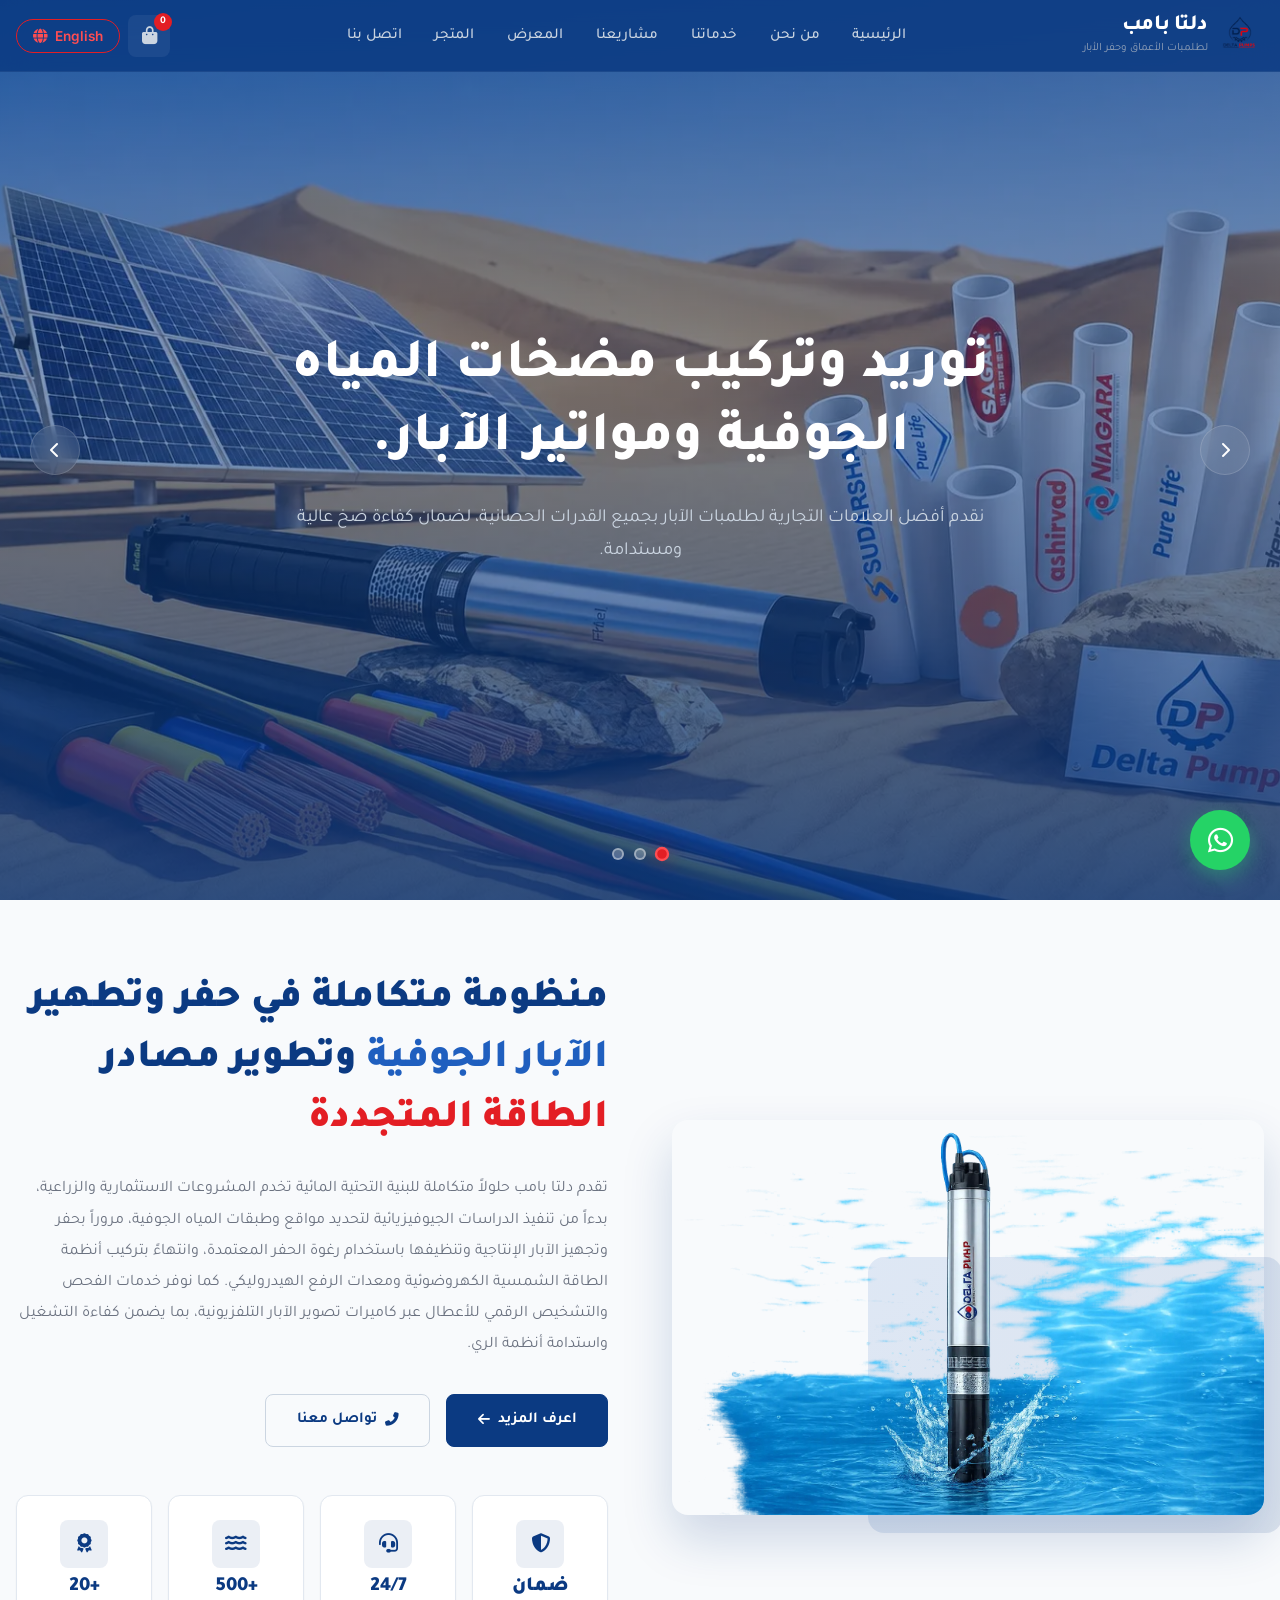
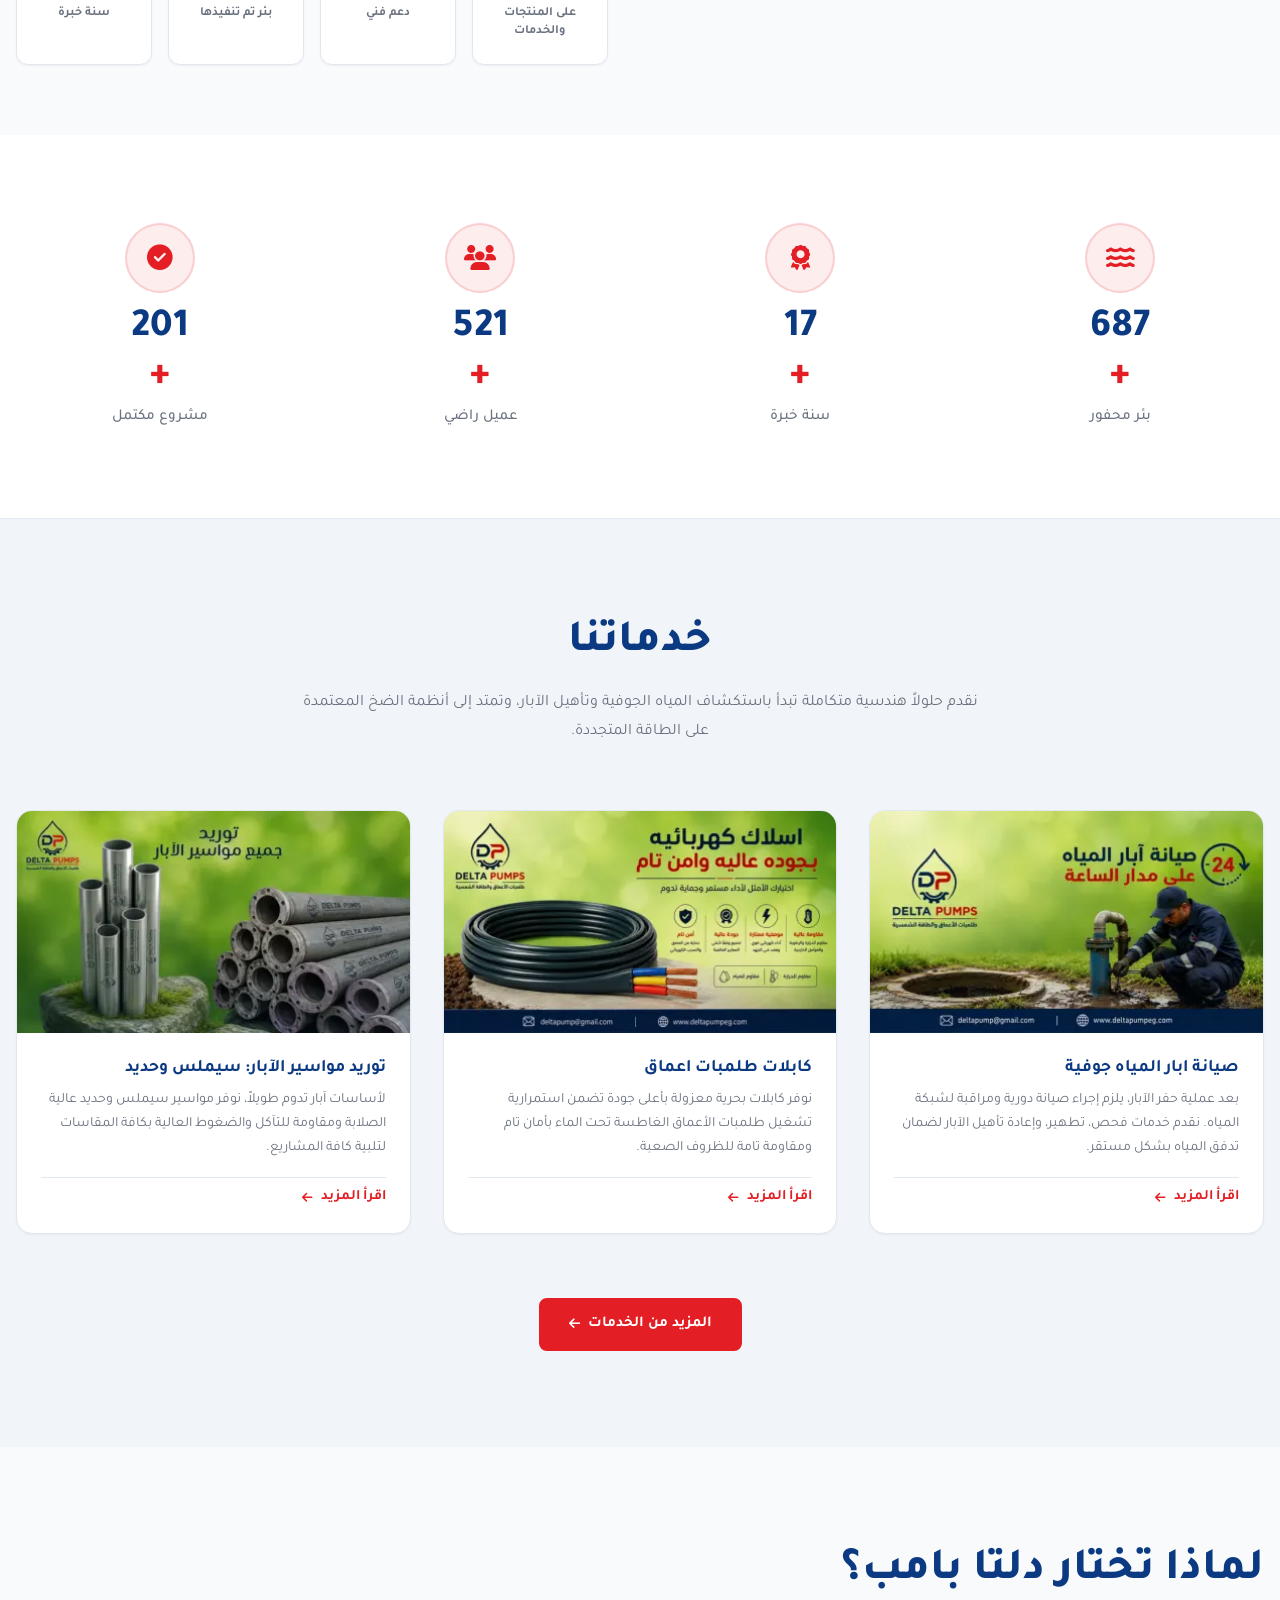
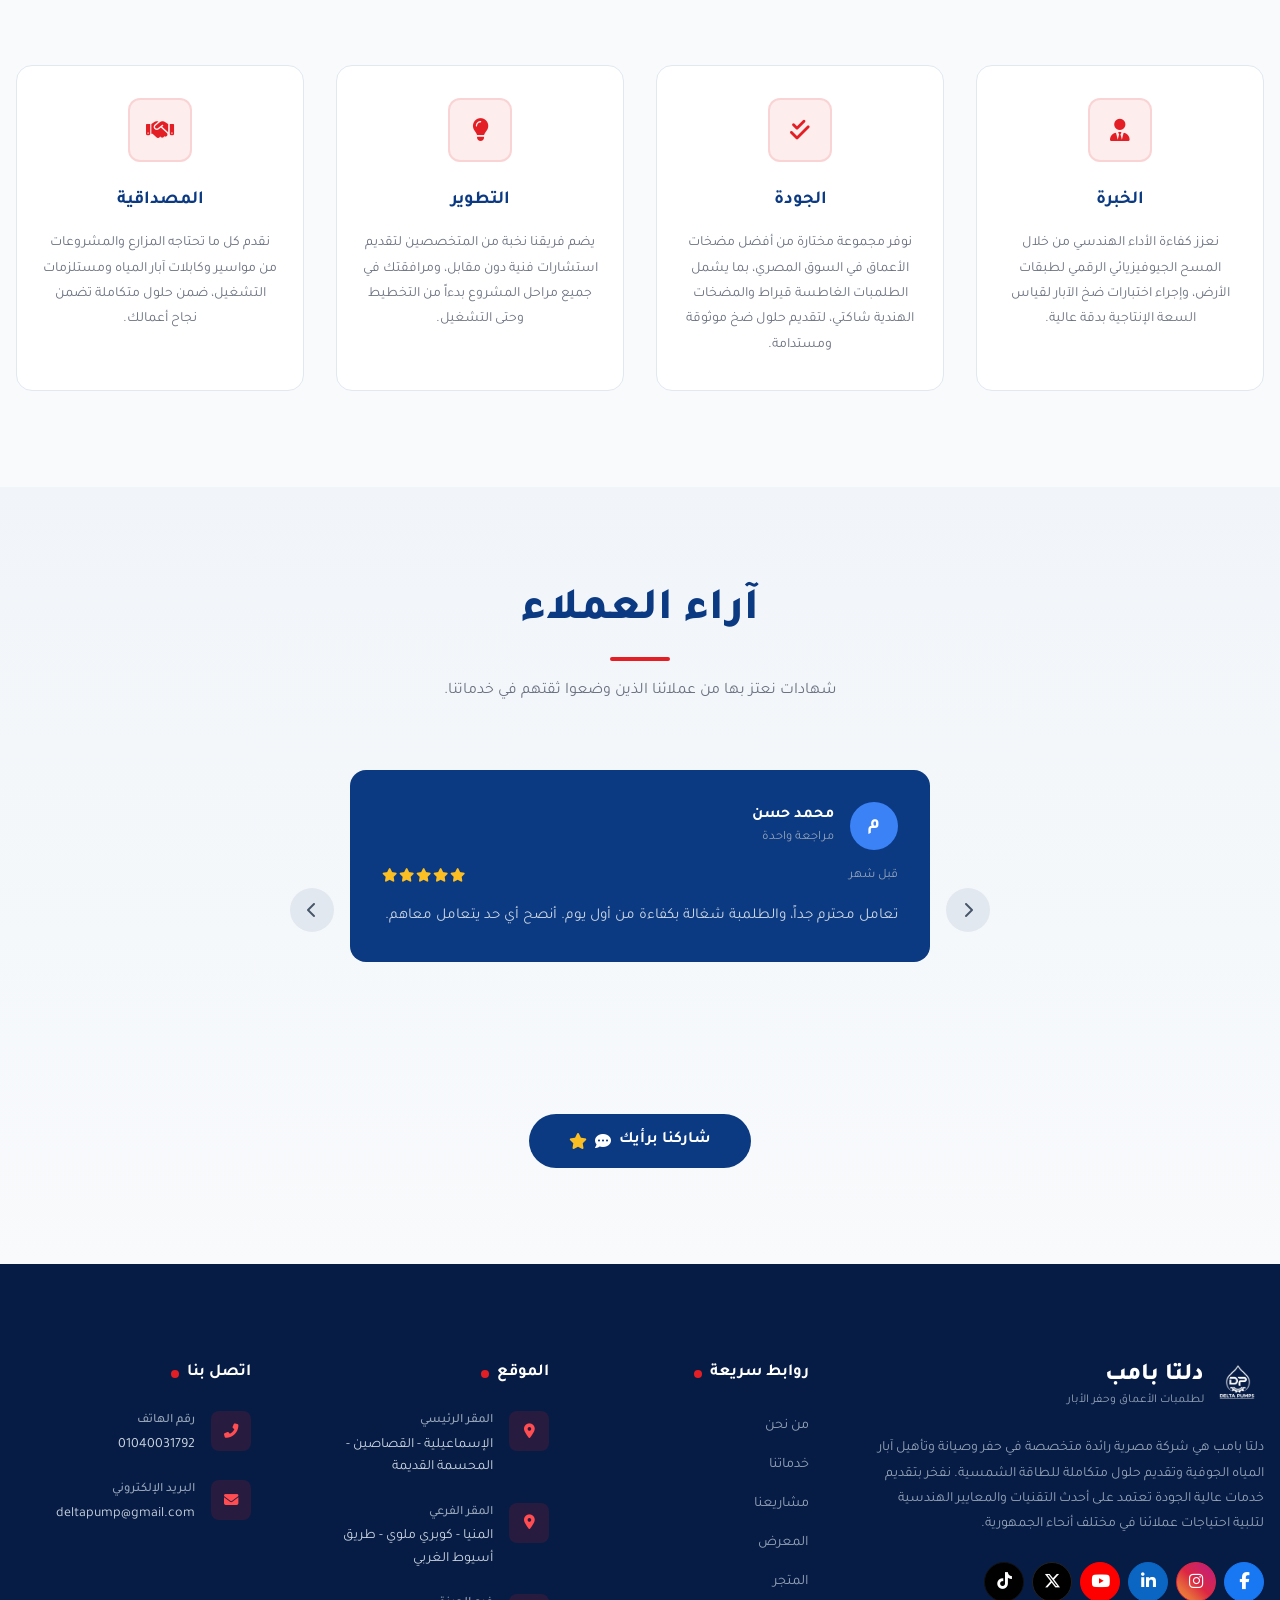
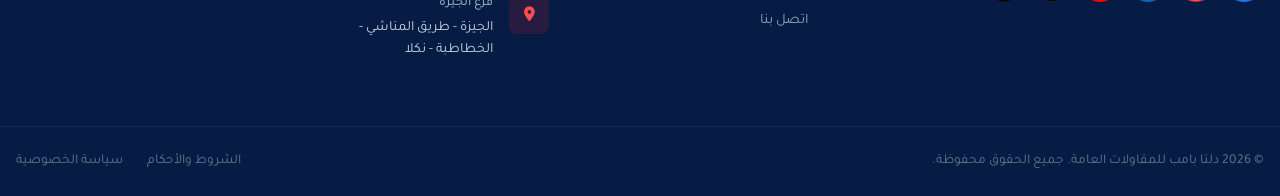
<file: index.html>
<!doctype html>
<html lang="ar" dir="rtl">
  <head>
    <meta charset="UTF-8" />
    <meta name="viewport" content="width=device-width, initial-scale=1.0" />
    <meta
      name="description"
      content="دلتا بامب لطلمبات الأعماق وحفر الأبار - توريد وتركيب الطلمبات الغاطسة ومواتير آبار المياه الجوفية"
    />
    <title>Delta Pump | دلتا بامب لطلمبات الأعماق وحفر الأبار</title>

    <!-- Google Fonts - Tajawal for Arabic, Inter for English -->
    <link rel="preconnect" href="https://fonts.googleapis.com" />
    <link rel="preconnect" href="https://fonts.gstatic.com" crossorigin />
    <link
      href="https://fonts.googleapis.com/css2?family=Tajawal:wght@300;400;500;700;800;900&family=Inter:wght@300;400;500;600;700;800&display=swap"
      rel="stylesheet"
    />

    <!-- Font Awesome for icons -->
    <link
      rel="stylesheet"
      href="https://cdnjs.cloudflare.com/ajax/libs/font-awesome/6.5.1/css/all.min.css"
    />

    <link rel="stylesheet" href="css/styles.css" />
    <link rel="stylesheet" href="css/home-about.css" />
  </head>

  <body>
    <!-- ============ HEADER / NAVIGATION ============ -->
    <header id="main-header" class="header">
      <div class="container">
        <nav class="navbar">
          <!-- Logo -->
          <a href="/" class="logo" id="logo">
            <img
              src="assets/images/logo.png"
              alt="Delta Pump Logo"
              class="logo-img"
            />
            <div class="logo-text">
              <span class="logo-name" data-ar="دلتا بامب" data-en="Delta Pump"
                >دلتا بامب</span
              >
              <span
                class="logo-tagline"
                data-ar="لطلمبات الأعماق وحفر الأبار"
                data-en="Deep Well Pumps & Well Drilling"
                >لطلمبات الأعماق وحفر الأبار</span
              >
            </div>
          </a>

          <!-- Nav Links -->
          <ul class="nav-links" id="nav-links">
            <li>
              <a
                href="/"
                class="nav-link active"
                data-ar="الرئيسية"
                data-en="Home"
                >الرئيسية</a
              >
            </li>
            <li>
              <a
                href="/about"
                class="nav-link"
                data-ar="من نحن"
                data-en="About Us"
                >من نحن</a
              >
            </li>
            <li>
              <a
                href="/services"
                class="nav-link"
                data-ar="خدماتنا"
                data-en="Services"
                >خدماتنا</a
              >
            </li>
            <li>
              <a
                href="/projects"
                class="nav-link"
                data-ar="مشاريعنا"
                data-en="Projects"
                >مشاريعنا</a
              >
            </li>
            <li>
              <a
                href="/gallery"
                class="nav-link"
                data-ar="المعرض"
                data-en="Gallery"
                >المعرض</a
              >
            </li>
            <li>
              <a
                href="/store"
                class="nav-link"
                data-ar="المتجر"
                data-en="Store"
                >المتجر</a
              >
            </li>
            <li>
              <a
                href="/contact"
                class="nav-link"
                data-ar="اتصل بنا"
                data-en="Contact"
                >اتصل بنا</a
              >
            </li>
          </ul>

          <!-- Nav Actions -->
          <div class="nav-actions">
            <!-- Cart Icon -->
            <button class="cart-btn" id="cart-btn" aria-label="Shopping Cart">
              <i class="fas fa-shopping-bag"></i>
              <span class="cart-count">0</span>
            </button>

            <!-- Language Toggle -->
            <button class="lang-btn" id="lang-toggle">
              <span class="lang-text">English</span>
              <i class="fas fa-globe"></i>
            </button>

            <!-- Mobile Menu Toggle -->
            <button
              class="mobile-toggle"
              id="mobile-toggle"
              aria-label="Toggle Menu"
            >
              <span class="hamburger-line"></span>
              <span class="hamburger-line"></span>
              <span class="hamburger-line"></span>
            </button>
          </div>
        </nav>
      </div>
    </header>

    <!-- ============ HERO SECTION / SLIDER ============ -->
    <section id="hero" class="hero-section">
      <!-- Slides -->
      <div class="hero-slider" id="hero-slider">
        <!-- Slide 1 -->
        <div class="hero-slide active" data-index="0">
          <div class="slide-bg">
            <img
              src="assets/images/hero3.webp"
              alt="Solar panels and wind turbine"
              class="slide-img"
            />
            <div class="slide-overlay"></div>
          </div>
          <div class="slide-content">
            <h1
              class="hero-title"
              data-ar="توريد وتركيب مضخات المياه الجوفية ومواتير الآبار."
              data-en="Supply & Installation of Submersible Pumps and Groundwater Well Motors"
            >
              توريد وتركيب مضخات المياه الجوفية ومواتير الآبار.
            </h1>
            <p
              class="hero-subtitle"
              data-ar="نقدم أفضل العلامات التجارية لطلمبات الآبار بجميع القدرات الحصانية، لضمان كفاءة ضخ عالية ومستدامة."
              data-en="We provide top global brands of well pumps in all horsepower capacities, ensuring the highest sustainable water flow rate."
            >
              نقدم أفضل العلامات التجارية لطلمبات الآبار بجميع القدرات الحصانية،
              لضمان كفاءة ضخ عالية ومستدامة.
            </p>
          </div>
        </div>

        <!-- Slide 2 -->
        <div class="hero-slide" data-index="1">
          <div class="slide-bg">
            <img
              src="assets/images/hero-background-1.webp"
              alt="Water splash"
              class="slide-img"
            />
            <div class="slide-overlay"></div>
          </div>
          <div class="slide-content">
            <h1
              class="hero-title"
              data-ar="خدمات شاملة لإنشاء وتطهير الآبار الجوفية."
              data-en="Integrated Solutions for Drilling & Purifying Groundwater Wells"
            >
              خدمات شاملة لإنشاء وتطهير الآبار الجوفية.
            </h1>
            <p
              class="hero-subtitle"
              data-ar="نوفر خدمات متكاملة لحفر الآبار الارتوازية وتأهيلها باستخدام أحدث التقنيات، لضمان جودة المياه واستمرارية التشغيل."
              data-en="We offer artesian well drilling and purification services using the latest technologies to ensure water quality and sustainability."
            >
              نوفر خدمات متكاملة لحفر الآبار الارتوازية وتأهيلها باستخدام أحدث
              التقنيات، لضمان جودة المياه واستمرارية التشغيل.
            </p>
          </div>
        </div>

        <!-- Slide 3 -->
        <div class="hero-slide" data-index="2">
          <div class="slide-bg">
            <img
              src="assets/images/hero4.webp"
              alt="Water splash"
              class="slide-img"
            />
            <div class="slide-overlay"></div>
          </div>
          <div class="slide-content">
            <h1
              class="hero-title"
              data-ar="حلول متكاملة لحفر وتطهير الآبار الجوفية"
              data-en="Integrated Solutions for Drilling & Purifying Groundwater Wells"
            >
              حلول متكاملة لحفر وتطهير الآبار الجوفية
            </h1>
            <p
              class="hero-subtitle"
              data-ar="نوفر خدمات متكاملة لحفر الآبار الارتوازية وتأهيلها باستخدام أحدث التقنيات، لضمان جودة المياه واستمرارية التشغيل."
              data-en="We offer artesian well drilling and purification services using the latest technologies to ensure water quality and sustainability."
            >
              نوفر خدمات متكاملة لحفر الآبار الارتوازية وتأهيلها باستخدام أحدث
              التقنيات، لضمان جودة المياه واستمرارية التشغيل.
            </p>
          </div>
        </div>
      </div>

      <!-- Slider Navigation Arrows -->
      <button
        class="slider-arrow slider-arrow-prev"
        id="slider-prev"
        aria-label="Previous Slide"
      >
        <i class="fas fa-chevron-right"></i>
      </button>
      <button
        class="slider-arrow slider-arrow-next"
        id="slider-next"
        aria-label="Next Slide"
      >
        <i class="fas fa-chevron-left"></i>
      </button>

      <!-- Slider Dots -->
      <div class="slider-dots" id="slider-dots">
        <button
          class="slider-dot active"
          data-slide="0"
          aria-label="Go to slide 1"
        ></button>
        <button
          class="slider-dot"
          data-slide="1"
          aria-label="Go to slide 2"
        ></button>
        <button
          class="slider-dot"
          data-slide="2"
          aria-label="Go to slide 3"
        ></button>
      </div>
    </section>

    <!-- ============ ABOUT / INFO SECTION ============ -->
    <section id="about" class="home-about">
      <div class="container">
        <div class="home-about-grid">
          <!-- Visual side -->
          <div class="home-about-visual">
            <img
              src="assets/images/motor.webp"
              alt="Delta Pump - منظومة متكاملة"
            />
          </div>

          <!-- Text side -->
          <div class="home-about-content">
            <h2 class="home-about-title">
              <span class="t-ar"
                >منظومة متكاملة في حفر وتطهير
                <span class="hl-blue">الآبار الجوفية</span> وتطوير مصادر
                <span class="hl-red">الطاقة المتجددة</span></span
              >
              <span class="t-en"
                >Integrated System for Drilling &amp; Purifying
                <span class="hl-blue">Groundwater Wells</span> and Developing
                <span class="hl-red">Renewable Energy</span> Sources</span
              >
            </h2>
            <p
              class="home-about-text"
              data-ar="تقدم دلتا بامب حلولاً متكاملة للبنية التحتية المائية تخدم المشروعات الاستثمارية والزراعية، بدءاً من تنفيذ الدراسات الجيوفيزيائية لتحديد مواقع وطبقات المياه الجوفية، مروراً بحفر وتجهيز الآبار الإنتاجية وتنظيفها باستخدام رغوة الحفر المعتمدة، وانتهاءً بتركيب أنظمة الطاقة الشمسية الكهروضوئية ومعدات الرفع الهيدروليكي. كما نوفر خدمات الفحص والتشخيص الرقمي للأعطال عبر كاميرات تصوير الآبار التلفزيونية، بما يضمن كفاءة التشغيل واستدامة أنظمة الري."
              data-en="Delta Pump is committed to providing integrated water infrastructure for investment and agricultural projects. Our operations start with exploratory geophysical studies and identifying rock layers carrying groundwater, through building production wells and purifying them with approved drilling foam, to installing photovoltaic power stations and hydraulic lifting supplies. We provide digital diagnostics for technical problems through TV well imaging cameras to ensure irrigation sustainability."
            >
              تقدم دلتا بامب حلولاً متكاملة للبنية التحتية المائية تخدم
              المشروعات الاستثمارية والزراعية، بدءاً من تنفيذ الدراسات
              الجيوفيزيائية لتحديد مواقع وطبقات المياه الجوفية، مروراً بحفر
              وتجهيز الآبار الإنتاجية وتنظيفها باستخدام رغوة الحفر المعتمدة،
              وانتهاءً بتركيب أنظمة الطاقة الشمسية الكهروضوئية ومعدات الرفع
              الهيدروليكي. كما نوفر خدمات الفحص والتشخيص الرقمي للأعطال عبر
              كاميرات تصوير الآبار التلفزيونية، بما يضمن كفاءة التشغيل واستدامة
              أنظمة الري.
            </p>

            <div class="home-about-actions">
              <a href="/about" class="home-about-btn primary">
                <span data-ar="اعرف المزيد" data-en="Learn More"
                  >اعرف المزيد</span
                >
                <i class="fas fa-arrow-left"></i>
              </a>
              <a href="/contact" class="home-about-btn outline">
                <i class="fas fa-phone-alt"></i>
                <span data-ar="تواصل معنا" data-en="Contact Us"
                  >تواصل معنا</span
                >
              </a>
            </div>

            <div class="home-about-features">
              <div class="home-feature">
                <div class="home-feature-icon">
                  <i class="fas fa-shield-halved"></i>
                </div>
                <div class="home-feature-top" data-ar="ضمان" data-en="Warranty">
                  ضمان
                </div>
                <div
                  class="home-feature-label"
                  data-ar="على المنتجات والخدمات"
                  data-en="on Products & Services"
                >
                  على المنتجات والخدمات
                </div>
              </div>
              <div class="home-feature">
                <div class="home-feature-icon">
                  <i class="fas fa-headset"></i>
                </div>
                <div class="home-feature-top" data-ar="24/7" data-en="24/7">
                  24/7
                </div>
                <div
                  class="home-feature-label"
                  data-ar="دعم فني"
                  data-en="Technical Support"
                >
                  دعم فني
                </div>
              </div>
              <div class="home-feature">
                <div class="home-feature-icon">
                  <i class="fas fa-water"></i>
                </div>
                <div class="home-feature-top" data-ar="+500" data-en="+500">
                  +500
                </div>
                <div
                  class="home-feature-label"
                  data-ar="بئر تم تنفيذها"
                  data-en="Wells Executed"
                >
                  بئر تم تنفيذها
                </div>
              </div>
              <div class="home-feature">
                <div class="home-feature-icon">
                  <i class="fas fa-award"></i>
                </div>
                <div class="home-feature-top" data-ar="+20" data-en="+20">
                  +20
                </div>
                <div
                  class="home-feature-label"
                  data-ar="سنة خبرة"
                  data-en="Years of Experience"
                >
                  سنة خبرة
                </div>
              </div>
            </div>
          </div>
        </div>
      </div>
    </section>

    <!-- ============ STATS COUNTER SECTION ============ -->
    <section id="stats" class="stats-section">
      <div class="container">
        <div class="stats-grid">
          <!-- Stat 1 -->
          <div class="stat-card" data-target="820" data-suffix="+">
            <div class="stat-icon">
              <i class="fas fa-water"></i>
            </div>
            <span class="stat-number">0</span>
            <span class="stat-suffix">+</span>
            <p class="stat-label" data-ar="بئر محفور" data-en="Wells Drilled">
              بئر محفور
            </p>
          </div>
          <!-- Stat 2 -->
          <div class="stat-card" data-target="25" data-suffix="+">
            <div class="stat-icon">
              <i class="fas fa-award"></i>
            </div>
            <span class="stat-number">0</span>
            <span class="stat-suffix">+</span>
            <p
              class="stat-label"
              data-ar="سنة خبرة"
              data-en="Years of Experience"
            >
              سنة خبرة
            </p>
          </div>
          <!-- Stat 3 -->
          <div class="stat-card" data-target="1000" data-suffix="+">
            <div class="stat-icon">
              <i class="fas fa-users"></i>
            </div>
            <span class="stat-number">0</span>
            <span class="stat-suffix">+</span>
            <p class="stat-label" data-ar="عميل راضي" data-en="Happy Clients">
              عميل راضي
            </p>
          </div>
          <!-- Stat 4 -->
          <div class="stat-card" data-target="820" data-suffix="+">
            <div class="stat-icon">
              <i class="fas fa-check-circle"></i>
            </div>
            <span class="stat-number">0</span>
            <span class="stat-suffix">+</span>
            <p
              class="stat-label"
              data-ar="مشروع مكتمل"
              data-en="Completed Projects"
            >
              مشروع مكتمل
            </p>
          </div>
        </div>
      </div>
    </section>

    <!-- ============ OUR SERVICES SECTION ============ -->
    <section id="services" class="services-section">
      <div class="container">
        <div class="section-header">
          <h2
            class="section-title-center"
            data-ar="خدماتنا"
            data-en="Our Services"
          >
            خدماتنا
          </h2>
          <p
            class="section-subtitle"
            data-ar="نقدم حلولاً هندسية متكاملة تبدأ باستكشاف المياه الجوفية وتأهيل الآبار، وتمتد إلى أنظمة الضخ المعتمدة على الطاقة المتجددة."
            data-en="From exploring groundwater reservoirs and rehabilitating wells to renewable energy pumping solutions, we cover all engineering requirements"
          >
            نقدم حلولاً هندسية متكاملة تبدأ باستكشاف المياه الجوفية وتأهيل
            الآبار، وتمتد إلى أنظمة الضخ المعتمدة على الطاقة المتجددة.
          </p>
        </div>

        <div class="services-grid">
          <!-- Service 1 -->
          <div class="service-card">
            <div class="service-image">
              <img
                src="assets/images/services/صيانه ابار المياه.webp"
                alt="صيانة ابار المياه جوفية"
              />
              <div class="service-image-overlay"></div>
            </div>
            <div class="service-body">
              <h3
                class="service-name"
                data-ar="صيانة ابار المياه جوفية"
                data-en="Groundwater Well Maintenance"
              >
                صيانة ابار المياه جوفية
              </h3>
              <p
                class="service-desc"
                data-ar="بعد عملية حفر الآبار، يلزم إجراء صيانة دورية ومراقبة لشبكة المياه. نقدم خدمات فحص، تطهير، وإعادة تأهيل الآبار لضمان تدفق المياه بشكل مستقر."
                data-en="After drilling, periodic maintenance and monitoring of the water network are required. We offer inspection, purification, and rehabilitation services for wells to ensure stable water flow."
              >
                بعد عملية حفر الآبار، يلزم إجراء صيانة دورية ومراقبة لشبكة
                المياه. نقدم خدمات فحص، تطهير، وإعادة تأهيل الآبار لضمان تدفق
                المياه بشكل مستقر.
              </p>
              <a
                href="/service?service=wells-maintenance"
                class="service-link"
                data-ar="اقرأ المزيد"
                data-en="Read More"
              >
                اقرأ المزيد
                <i class="fas fa-arrow-left"></i>
              </a>
            </div>
          </div>

          <!-- Service 2 -->
          <div class="service-card">
            <div class="service-image">
              <img
                src="assets/images/services/كابلات طلمبات الاعماق.webp"
                alt="كابلات طلمبات اعماق"
              />
              <div class="service-image-overlay"></div>
            </div>
            <div class="service-body">
              <h3
                class="service-name"
                data-ar="كابلات طلمبات اعماق"
                data-en="Deep Pump Cables"
              >
                كابلات طلمبات اعماق
              </h3>
              <p
                class="service-desc"
                data-ar="نوفر كابلات بحرية معزولة بأعلى جودة تضمن استمرارية تشغيل طلمبات الأعماق الغاطسة تحت الماء بأمان تام ومقاومة تامة للظروف الصعبة."
                data-en="We supply high-quality insulated marine cables that ensure continuous operation of submersible deep pumps underwater with complete safety and resistance to tough conditions."
              >
                نوفر كابلات بحرية معزولة بأعلى جودة تضمن استمرارية تشغيل طلمبات
                الأعماق الغاطسة تحت الماء بأمان تام ومقاومة تامة للظروف الصعبة.
              </p>
              <a
                href="/service?service=pump-cables"
                class="service-link"
                data-ar="اقرأ المزيد"
                data-en="Read More"
              >
                اقرأ المزيد
                <i class="fas fa-arrow-left"></i>
              </a>
            </div>
          </div>

          <!-- Service 3 -->
          <div class="service-card">
            <div class="service-image">
              <img
                src="assets/images/services/توريد مواسير.webp"
                alt="توريد مواسير الآبار: سيملس وحديد"
              />
              <div class="service-image-overlay"></div>
            </div>
            <div class="service-body">
              <h3
                class="service-name"
                data-ar="توريد مواسير الآبار: سيملس وحديد"
                data-en="Well Pipes Supply: Seamless & Steel"
              >
                توريد مواسير الآبار: سيملس وحديد
              </h3>
              <p
                class="service-desc"
                data-ar="لأساسات آبار تدوم طويلاً، نوفر مواسير سيملس وحديد عالية الصلابة ومقاومة للتآكل والضغوط العالية بكافة المقاسات لتلبية كافة المشاريع."
                data-en="For long-lasting well foundations, we supply highly rigid, corrosion-resistant, and high-pressure seamless and steel pipes in all sizes to meet all project needs."
              >
                لأساسات آبار تدوم طويلاً، نوفر مواسير سيملس وحديد عالية الصلابة
                ومقاومة للتآكل والضغوط العالية بكافة المقاسات لتلبية كافة
                المشاريع.
              </p>
              <a
                href="/service?service=steel-pipes-supply"
                class="service-link"
                data-ar="اقرأ المزيد"
                data-en="Read More"
              >
                اقرأ المزيد
                <i class="fas fa-arrow-left"></i>
              </a>
            </div>
          </div>
        </div>

        <div class="services-cta">
          <a
            href="/services"
            class="btn-primary"
            data-ar="المزيد من الخدمات"
            data-en="More Services"
          >
            المزيد من الخدمات
            <i class="fas fa-arrow-left"></i>
          </a>
        </div>
      </div>
    </section>

    <!-- ============ WHY CHOOSE US SECTION ============ -->
    <section id="why-us" class="why-section">
      <div class="container">
        <h2
          class="section-title-center"
          data-ar="لماذا تختار دلتا بامب؟"
          data-en="Why Choose Delta Pump?"
        >
          لماذا تختار دلتا بامب؟
        </h2>
        <div class="why-grid">
          <!-- Feature 1 -->
          <div class="why-card">
            <div class="why-icon">
              <i class="fas fa-user-tie"></i>
            </div>
            <h3 class="why-title" data-ar="الخبرة" data-en="Experience">
              الخبرة
            </h3>
            <p
              class="why-text"
              data-ar="نعزز كفاءة الأداء الهندسي من خلال المسح الجيوفيزيائي الرقمي لطبقات الأرض، وإجراء اختبارات ضخ الآبار لقياس السعة الإنتاجية بدقة عالية."
              data-en="Integrated engineering performance through digital geophysical inspection of ground layers and conducting well pump tests to accurately determine specific capacity."
            >
              نعزز كفاءة الأداء الهندسي من خلال المسح الجيوفيزيائي الرقمي لطبقات
              الأرض، وإجراء اختبارات ضخ الآبار لقياس السعة الإنتاجية بدقة عالية.
            </p>
          </div>
          <!-- Feature 2 -->
          <div class="why-card">
            <div class="why-icon">
              <i class="fas fa-check-double"></i>
            </div>
            <h3 class="why-title" data-ar="الجودة" data-en="Quality">الجودة</h3>
            <p
              class="why-text"
              data-ar="نوفر مجموعة مختارة من أفضل مضخات الأعماق في السوق المصري، بما يشمل الطلمبات الغاطسة قيراط والمضخات الهندية شاكتي، لتقديم حلول ضخ موثوقة ومستدامة."
              data-en="We are committed to supplying the best deep pumps in Egypt, including carat submersible pumps and Shakti Indian pumps to ensure sustainable solutions."
            >
              نوفر مجموعة مختارة من أفضل مضخات الأعماق في السوق المصري، بما يشمل
              الطلمبات الغاطسة قيراط والمضخات الهندية شاكتي، لتقديم حلول ضخ
              موثوقة ومستدامة.
            </p>
          </div>
          <!-- Feature 3 -->
          <div class="why-card">
            <div class="why-icon">
              <i class="fas fa-lightbulb"></i>
            </div>
            <h3 class="why-title" data-ar="التطوير" data-en="Innovation">
              التطوير
            </h3>
            <p
              class="why-text"
              data-ar="يضم فريقنا نخبة من المتخصصين لتقديم استشارات فنية دون مقابل، ومرافقتك في جميع مراحل المشروع بدءاً من التخطيط وحتى التشغيل."
              data-en="A team of experts ready to provide free technical consultations to help you at every stage of your project, from idea to operation."
            >
              يضم فريقنا نخبة من المتخصصين لتقديم استشارات فنية دون مقابل،
              ومرافقتك في جميع مراحل المشروع بدءاً من التخطيط وحتى التشغيل.
            </p>
          </div>
          <!-- Feature 4 -->
          <div class="why-card">
            <div class="why-icon">
              <i class="fas fa-handshake"></i>
            </div>
            <h3 class="why-title" data-ar="المصداقية" data-en="Reliability">
              المصداقية
            </h3>
            <p
              class="why-text"
              data-ar="نقدم كل ما تحتاجه المزارع والمشروعات من مواسير وكابلات آبار المياه ومستلزمات التشغيل، ضمن حلول متكاملة تضمن نجاح أعمالك."
              data-en="We provide integrated solutions for farms and projects including supplying pipes and water well cables and everything needed to run your project successfully."
            >
              نقدم كل ما تحتاجه المزارع والمشروعات من مواسير وكابلات آبار المياه
              ومستلزمات التشغيل، ضمن حلول متكاملة تضمن نجاح أعمالك.
            </p>
          </div>
        </div>
      </div>
    </section>

    <!-- ============ CUSTOMER OPINIONS / TESTIMONIALS ============ -->
    <section id="testimonials" class="testimonials-section">
      <div class="container">
        <div class="section-header">
          <h2
            class="section-title-center"
            data-ar="آراء العملاء"
            data-en="Customer Reviews"
          >
            آراء العملاء
          </h2>
          <div class="title-underline"></div>
          <p
            class="section-subtitle"
            data-ar="شهادات نعتز بها من عملائنا الذين وضعوا ثقتهم في خدماتنا."
            data-en="Testimonials we are proud of from our clients who trusted our services."
          >
            شهادات نعتز بها من عملائنا الذين وضعوا ثقتهم في خدماتنا.
          </p>
        </div>
        <div class="testimonials-slider-wrapper">
          <div class="testimonials-slider" id="testimonials-slider">
            <!-- Testimonial 1 -->
            <div class="testimonial-card active">
              <div class="testimonial-header">
                <div class="testimonial-avatar avatar-blue"><span>م</span></div>
                <div class="testimonial-info">
                  <h4
                    class="testimonial-name"
                    data-ar="محمد حسن"
                    data-en="Mohamed Hassan"
                  >
                    محمد حسن
                  </h4>
                  <span
                    class="testimonial-role"
                    data-ar="مراجعة واحدة"
                    data-en="1 review"
                    >مراجعة واحدة</span
                  >
                </div>
              </div>
              <div class="testimonial-rating">
                <span
                  class="testimonial-time"
                  data-ar="قبل شهر"
                  data-en="1 month ago"
                  >قبل شهر</span
                >
                <div class="stars">
                  <i class="fas fa-star"></i><i class="fas fa-star"></i
                  ><i class="fas fa-star"></i><i class="fas fa-star"></i
                  ><i class="fas fa-star"></i>
                </div>
              </div>
              <p
                class="testimonial-text"
                data-ar="تعامل محترم جداً، والطلمبة شغالة بكفاءة من أول يوم. أنصح أي حد يتعامل معاهم."
                data-en="Very respectful service. The pump has been working efficiently since day one. I highly recommend them."
              >
                تعامل محترم جداً، والطلمبة شغالة بكفاءة من أول يوم. أنصح أي حد
                يتعامل معاهم.
              </p>
            </div>
            <!-- Testimonial 2 -->
            <div class="testimonial-card">
              <div class="testimonial-header">
                <div class="testimonial-avatar avatar-green">
                  <span>ع</span>
                </div>
                <div class="testimonial-info">
                  <h4
                    class="testimonial-name"
                    data-ar="علي محمود"
                    data-en="Ali Mahmoud"
                  >
                    علي محمود
                  </h4>
                  <span
                    class="testimonial-role"
                    data-ar="٣ مراجعات"
                    data-en="3 reviews"
                    >٣ مراجعات</span
                  >
                </div>
              </div>
              <div class="testimonial-rating">
                <span
                  class="testimonial-time"
                  data-ar="قبل شهرين"
                  data-en="2 months ago"
                  >قبل شهرين</span
                >
                <div class="stars">
                  <i class="fas fa-star"></i><i class="fas fa-star"></i
                  ><i class="fas fa-star"></i><i class="fas fa-star"></i
                  ><i class="fas fa-star"></i>
                </div>
              </div>
              <p
                class="testimonial-text"
                data-ar="التزموا بالميعاد والشغل كان نضيف جداً، والفريق فاهم شغله كويس."
                data-en="They arrived on time, the work was very clean, and the team was highly experienced."
              >
                التزموا بالميعاد والشغل كان نضيف جداً، والفريق فاهم شغله كويس.
              </p>
            </div>
            <!-- Testimonial 3 -->
            <div class="testimonial-card">
              <div class="testimonial-header">
                <div class="testimonial-avatar avatar-orange">
                  <span>ك</span>
                </div>
                <div class="testimonial-info">
                  <h4
                    class="testimonial-name"
                    data-ar="كريم عبد الله"
                    data-en="Karim Abdullah"
                  >
                    كريم عبد الله
                  </h4>
                  <span
                    class="testimonial-role"
                    data-ar="مراجعتان"
                    data-en="2 reviews"
                    >مراجعتان</span
                  >
                </div>
              </div>
              <div class="testimonial-rating">
                <span
                  class="testimonial-time"
                  data-ar="قبل ٣ أشهر"
                  data-en="3 months ago"
                  >قبل ٣ أشهر</span
                >
                <div class="stars">
                  <i class="fas fa-star"></i><i class="fas fa-star"></i
                  ><i class="fas fa-star"></i><i class="fas fa-star"></i
                  ><i class="fas fa-star"></i>
                </div>
              </div>
              <p
                class="testimonial-text"
                data-ar="أسعارهم مناسبة بالنسبة للجودة، وشرحولي كل التفاصيل قبل التنفيذ."
                data-en="Their prices are fair for the quality, and they explained every detail before starting."
              >
                أسعارهم مناسبة بالنسبة للجودة، وشرحولي كل التفاصيل قبل التنفيذ.
              </p>
            </div>
            <!-- Testimonial 4 -->
            <div class="testimonial-card">
              <div class="testimonial-header">
                <div class="testimonial-avatar avatar-red"><span>ح</span></div>
                <div class="testimonial-info">
                  <h4
                    class="testimonial-name"
                    data-ar="حسام إبراهيم"
                    data-en="Hossam Ibrahim"
                  >
                    حسام إبراهيم
                  </h4>
                  <span
                    class="testimonial-role"
                    data-ar="٥ مراجعات"
                    data-en="5 reviews"
                    >٥ مراجعات</span
                  >
                </div>
              </div>
              <div class="testimonial-rating">
                <span
                  class="testimonial-time"
                  data-ar="قبل ٤ أشهر"
                  data-en="4 months ago"
                  >قبل ٤ أشهر</span
                >
                <div class="stars">
                  <i class="fas fa-star"></i><i class="fas fa-star"></i
                  ><i class="fas fa-star"></i><i class="fas fa-star"></i
                  ><i class="fas fa-star"></i>
                </div>
              </div>
              <p
                class="testimonial-text"
                data-ar="جربتهم في تركيب طلمبة بئر، والشغل طلع ممتاز ومفيش أي مشاكل لحد دلوقتي."
                data-en="I hired them to install a well pump. The work was excellent and everything is still running perfectly."
              >
                جربتهم في تركيب طلمبة بئر، والشغل طلع ممتاز ومفيش أي مشاكل لحد
                دلوقتي.
              </p>
            </div>
            <!-- Testimonial 5 -->
            <div class="testimonial-card">
              <div class="testimonial-header">
                <div class="testimonial-avatar avatar-purple">
                  <span>ش</span>
                </div>
                <div class="testimonial-info">
                  <h4
                    class="testimonial-name"
                    data-ar="شريف رمضان"
                    data-en="Sherif Ramadan"
                  >
                    شريف رمضان
                  </h4>
                  <span
                    class="testimonial-role"
                    data-ar="مراجعة واحدة"
                    data-en="1 review"
                    >مراجعة واحدة</span
                  >
                </div>
              </div>
              <div class="testimonial-rating">
                <span
                  class="testimonial-time"
                  data-ar="قبل ٥ أشهر"
                  data-en="5 months ago"
                  >قبل ٥ أشهر</span
                >
                <div class="stars">
                  <i class="fas fa-star"></i><i class="fas fa-star"></i
                  ><i class="fas fa-star"></i><i class="fas fa-star"></i
                  ><i class="fas fa-star"></i>
                </div>
              </div>
              <p
                class="testimonial-text"
                data-ar="ناس محترمة والتعامل معاهم سهل، وخلصوا الشغل أسرع من المتوقع."
                data-en="Very professional people, easy to deal with, and they finished the work faster than expected."
              >
                ناس محترمة والتعامل معاهم سهل، وخلصوا الشغل أسرع من المتوقع.
              </p>
            </div>
            <!-- Testimonial 6 -->
            <div class="testimonial-card">
              <div class="testimonial-header">
                <div class="testimonial-avatar avatar-teal"><span>و</span></div>
                <div class="testimonial-info">
                  <h4
                    class="testimonial-name"
                    data-ar="وليد جابر"
                    data-en="Walid Gaber"
                  >
                    وليد جابر
                  </h4>
                  <span
                    class="testimonial-role"
                    data-ar="٤ مراجعات"
                    data-en="4 reviews"
                    >٤ مراجعات</span
                  >
                </div>
              </div>
              <div class="testimonial-rating">
                <span
                  class="testimonial-time"
                  data-ar="قبل ٦ أشهر"
                  data-en="6 months ago"
                  >قبل ٦ أشهر</span
                >
                <div class="stars">
                  <i class="fas fa-star"></i><i class="fas fa-star"></i
                  ><i class="fas fa-star"></i><i class="fas fa-star"></i
                  ><i class="fas fa-star"></i>
                </div>
              </div>
              <p
                class="testimonial-text"
                data-ar="ركبولي نظام طاقة شمسية للبئر، والأداء ممتاز واستهلاك الكهرباء بقى أقل بكتير."
                data-en="They installed a solar power system for my well. The performance is excellent and electricity costs dropped significantly."
              >
                ركبولي نظام طاقة شمسية للبئر، والأداء ممتاز واستهلاك الكهرباء
                بقى أقل بكتير.
              </p>
            </div>
            <!-- Testimonial 7 -->
            <div class="testimonial-card">
              <div class="testimonial-header">
                <div class="testimonial-avatar avatar-yellow">
                  <span>إ</span>
                </div>
                <div class="testimonial-info">
                  <h4
                    class="testimonial-name"
                    data-ar="إبراهيم فتحي"
                    data-en="Ibrahim Fathy"
                  >
                    إبراهيم فتحي
                  </h4>
                  <span
                    class="testimonial-role"
                    data-ar="٦ مراجعات"
                    data-en="6 reviews"
                    >٦ مراجعات</span
                  >
                </div>
              </div>
              <div class="testimonial-rating">
                <span
                  class="testimonial-time"
                  data-ar="قبل ٧ أشهر"
                  data-en="7 months ago"
                  >قبل ٧ أشهر</span
                >
                <div class="stars">
                  <i class="fas fa-star"></i><i class="fas fa-star"></i
                  ><i class="fas fa-star"></i><i class="fas fa-star"></i
                  ><i class="fas fa-star"></i>
                </div>
              </div>
              <p
                class="testimonial-text"
                data-ar="من أفضل الشركات اللي اتعاملت معاها، ملتزمين وبيستخدموا خامات محترمة."
                data-en="One of the best companies I have dealt with. They are committed and use high-quality materials."
              >
                من أفضل الشركات اللي اتعاملت معاها، ملتزمين وبيستخدموا خامات
                محترمة.
              </p>
            </div>
            <!-- Testimonial 8 -->
            <div class="testimonial-card">
              <div class="testimonial-header">
                <div class="testimonial-avatar avatar-indigo">
                  <span>ط</span>
                </div>
                <div class="testimonial-info">
                  <h4
                    class="testimonial-name"
                    data-ar="طارق صلاح"
                    data-en="Tarek Salah"
                  >
                    طارق صلاح
                  </h4>
                  <span
                    class="testimonial-role"
                    data-ar="مراجعتان"
                    data-en="2 reviews"
                    >مراجعتان</span
                  >
                </div>
              </div>
              <div class="testimonial-rating">
                <span
                  class="testimonial-time"
                  data-ar="قبل ٨ أشهر"
                  data-en="8 months ago"
                  >قبل ٨ أشهر</span
                >
                <div class="stars">
                  <i class="fas fa-star"></i><i class="fas fa-star"></i
                  ><i class="fas fa-star"></i><i class="fas fa-star"></i
                  ><i class="fas fa-star"></i>
                </div>
              </div>
              <p
                class="testimonial-text"
                data-ar="بصراحة خدمة ممتازة، وردوا على كل استفساراتي وساعدوني أختار الطلمبة المناسبة."
                data-en="Excellent service. They answered all my questions and helped me choose the right pump."
              >
                بصراحة خدمة ممتازة، وردوا على كل استفساراتي وساعدوني أختار
                الطلمبة المناسبة.
              </p>
            </div>
          </div>
          <button
            class="testimonial-arrow testimonial-prev"
            id="testimonial-prev"
            aria-label="Previous Review"
          >
            <i class="fas fa-chevron-right"></i>
          </button>
          <button
            class="testimonial-arrow testimonial-next"
            id="testimonial-next"
            aria-label="Next Review"
          >
            <i class="fas fa-chevron-left"></i>
          </button>
        </div>
        <div class="testimonials-cta">
          <a
            href="https://www.google.com/maps?cid=7548342815502012066"
            target="_blank"
            rel="noopener noreferrer"
            class="btn-dark"
            data-ar="شاركنا برأيك"
            data-en="Share Your Opinion"
          >
            <i class="fas fa-comment-dots"></i>
            شاركنا برأيك
            <i class="fas fa-star"></i>
          </a>
        </div>
      </div>
    </section>

    <!-- ============ FOOTER ============ -->
    <footer id="contact" class="footer">
      <div class="container">
        <div class="footer-grid">
          <!-- Footer Col 1 - About -->
          <div class="footer-col footer-about">
            <a href="/" class="footer-logo">
              <img
                src="assets/images/logo.png"
                alt="Delta Pump Logo"
                class="footer-logo-img"
              />
              <div class="footer-logo-text">
                <span
                  class="footer-logo-name"
                  data-ar="دلتا بامب"
                  data-en="Delta Pump"
                  >دلتا بامب</span
                >
                <span
                  class="footer-logo-tagline"
                  data-ar="لطلمبات الأعماق وحفر الأبار"
                  data-en="Deep Well Pumps & Well Drilling"
                  >لطلمبات الأعماق وحفر الأبار</span
                >
              </div>
            </a>
            <p
              class="footer-desc"
              data-ar="دلتا بامب هي شركة مصرية رائدة متخصصة في حفر وصيانة وتأهيل آبار المياه الجوفية وتقديم حلول متكاملة للطاقة الشمسية. نفخر بتقديم خدمات عالية الجودة تعتمد على أحدث التقنيات والمعايير الهندسية لتلبية احتياجات عملائنا في مختلف أنحاء الجمهورية."
              data-en="Delta Pump is a leading Egyptian company specializing in drilling, maintaining and rehabilitating groundwater wells and providing integrated solar energy solutions. We pride ourselves on providing high-quality services based on the latest technologies and engineering standards to meet our clients' needs across the country."
            >
              دلتا بامب هي شركة مصرية رائدة متخصصة في حفر وصيانة وتأهيل آبار
              المياه الجوفية وتقديم حلول متكاملة للطاقة الشمسية. نفخر بتقديم
              خدمات عالية الجودة تعتمد على أحدث التقنيات والمعايير الهندسية
              لتلبية احتياجات عملائنا في مختلف أنحاء الجمهورية.
            </p>
            <div class="footer-social">
              <a href="https://www.facebook.com/profile.php?id=61563485170555" target="_blank" rel="noopener noreferrer" class="social-link" aria-label="Facebook"
                ><i class="fab fa-facebook-f"></i
              ></a>
              <a href="#" class="social-link" aria-label="Instagram"
                ><i class="fab fa-instagram"></i
              ></a>
              <a href="#" class="social-link" aria-label="LinkedIn"
                ><i class="fab fa-linkedin-in"></i
              ></a>
              <a href="#" class="social-link" aria-label="YouTube"
                ><i class="fab fa-youtube"></i
              ></a>
              <a href="#" class="social-link" aria-label="X (Twitter)"
                ><i class="fab fa-x-twitter"></i
              ></a>
              <a href="#" class="social-link" aria-label="TikTok"
                ><i class="fab fa-tiktok"></i
              ></a>
            </div>
          </div>

          <!-- Footer Col 2 - Quick Links -->
          <div class="footer-col">
            <h3
              class="footer-heading"
              data-ar="روابط سريعة"
              data-en="Quick Links"
            >
              <span class="heading-dot"></span>
              روابط سريعة
            </h3>
            <ul class="footer-links">
              <li>
                <a href="/about" data-ar="من نحن" data-en="About Us"
                  >من نحن</a
                >
              </li>
              <li>
                <a href="/services" data-ar="خدماتنا" data-en="Our Services"
                  >خدماتنا</a
                >
              </li>
              <li>
                <a
                  href="/projects"
                  data-ar="مشاريعنا"
                  data-en="Our Projects"
                  >مشاريعنا</a
                >
              </li>
              <li>
                <a href="/gallery" data-ar="المعرض" data-en="Gallery">المعرض</a>
              </li>
              <li>
                <a href="/store" data-ar="المتجر" data-en="Store">المتجر</a>
              </li>
              <li>
                <a href="/contact" data-ar="اتصل بنا" data-en="Contact Us"
                  >اتصل بنا</a
                >
              </li>
            </ul>
          </div>

          <!-- Footer Col 3 - Location -->
          <div class="footer-col">
            <h3 class="footer-heading" data-ar="الموقع" data-en="Location">
              <span class="heading-dot"></span>
              الموقع
            </h3>
            <div class="footer-contact-list">
              <div class="contact-item">
                <div class="contact-icon">
                  <i class="fas fa-map-marker-alt"></i>
                </div>
                <div class="contact-text">
                  <span
                    class="contact-label"
                    data-ar="المقر الرئيسي"
                    data-en="Main Office"
                    >المقر الرئيسي</span
                  >
                  <p
                    data-ar="الإسماعيلية - القصاصين - المحسمة القديمة"
                    data-en="Ismailia - El Qassasin - Old Mahsama"
                  >
                    الإسماعيلية، المحسمة القديمة
                  </p>
                </div>
              </div>
              <div class="contact-item">
                <div class="contact-icon">
                  <i class="fas fa-map-marker-alt"></i>
                </div>
                <div class="contact-text">
                  <span
                    class="contact-label"
                    data-ar="المقر الفرعي"
                    data-en="Branch Office"
                    >المقر الفرعي</span
                  >
                  <p
                    data-ar="المنيا - كوبري ملوي - طريق أسيوط الغربي"
                    data-en="Minya - Mallawi Bridge - Western Assiut Road"
                  >
                    المنيا، بجوار كوبري ملوي
                  </p>
                </div>
              </div>
              <div class="contact-item">
                <div class="contact-icon">
                  <i class="fas fa-map-marker-alt"></i>
                </div>
                <div class="contact-text">
                  <span
                    class="contact-label"
                    data-ar="فرع الجيزة"
                    data-en="Giza Branch"
                    >فرع الجيزة</span
                  >
                  <p
                    data-ar="الجيزة - طريق المناشي - الخطاطبة - نكلا"
                    data-en="Giza - El Manashi Road - El Khatatba - Nekla"
                  >
                    الجيزة - طريق المناشي - الخطاطبة - نكلا
                  </p>
                </div>
              </div>
            </div>
          </div>

          <!-- Footer Col 4 - Contact -->
          <div class="footer-col">
            <h3 class="footer-heading" data-ar="اتصل بنا" data-en="Contact Us">
              <span class="heading-dot"></span>
              اتصل بنا
            </h3>
            <div class="footer-contact-list">
              <div class="contact-item">
                <div class="contact-icon"><i class="fas fa-phone-alt"></i></div>
                <div class="contact-text">
                  <span
                    class="contact-label"
                    data-ar="رقم الهاتف"
                    data-en="Phone Number"
                    >رقم الهاتف</span
                  >
                  <a href="tel:01040031792" dir="ltr">01040031792</a>
                </div>
              </div>
              <div class="contact-item">
                <div class="contact-icon"><i class="fas fa-envelope"></i></div>
                <div class="contact-text">
                  <span
                    class="contact-label"
                    data-ar="البريد الإلكتروني"
                    data-en="Email"
                    >البريد الإلكتروني</span
                  >
                  <a href="mailto:deltapump@gmail.com" dir="ltr"
                    >deltapump@gmail.com</a
                  >
                </div>
              </div>
            </div>
          </div>
        </div>
      </div>
      <!-- Footer Bottom -->
      <div class="footer-bottom">
        <div class="container">
          <div class="footer-bottom-content">
            <p
              class="copyright"
              data-ar="© 2026 دلتا بامب للمقاولات العامة. جميع الحقوق محفوظة."
              data-en="© 2026 Delta Pump General Contracting. All rights reserved."
            >
              © 2026 دلتا بامب للمقاولات العامة. جميع الحقوق محفوظة.
            </p>
            <div class="footer-bottom-links">
              <a href="#" data-ar="الشروط والأحكام" data-en="Terms & Conditions"
                >الشروط والأحكام</a
              >
              <a href="#" data-ar="سياسة الخصوصية" data-en="Privacy Policy"
                >سياسة الخصوصية</a
              >
            </div>
          </div>
        </div>
      </div>
    </footer>

    <!-- ============ WHATSAPP FLOATING BUTTON ============ -->
    <a
      href="https://wa.me/201040031792"
      class="whatsapp-float"
      id="whatsapp-btn"
      target="_blank"
      rel="noopener noreferrer"
      aria-label="Contact us on WhatsApp"
    >
      <i class="fab fa-whatsapp"></i>
    </a>

    <script src="js/script.js"></script>
  </body>
</html>
</file>
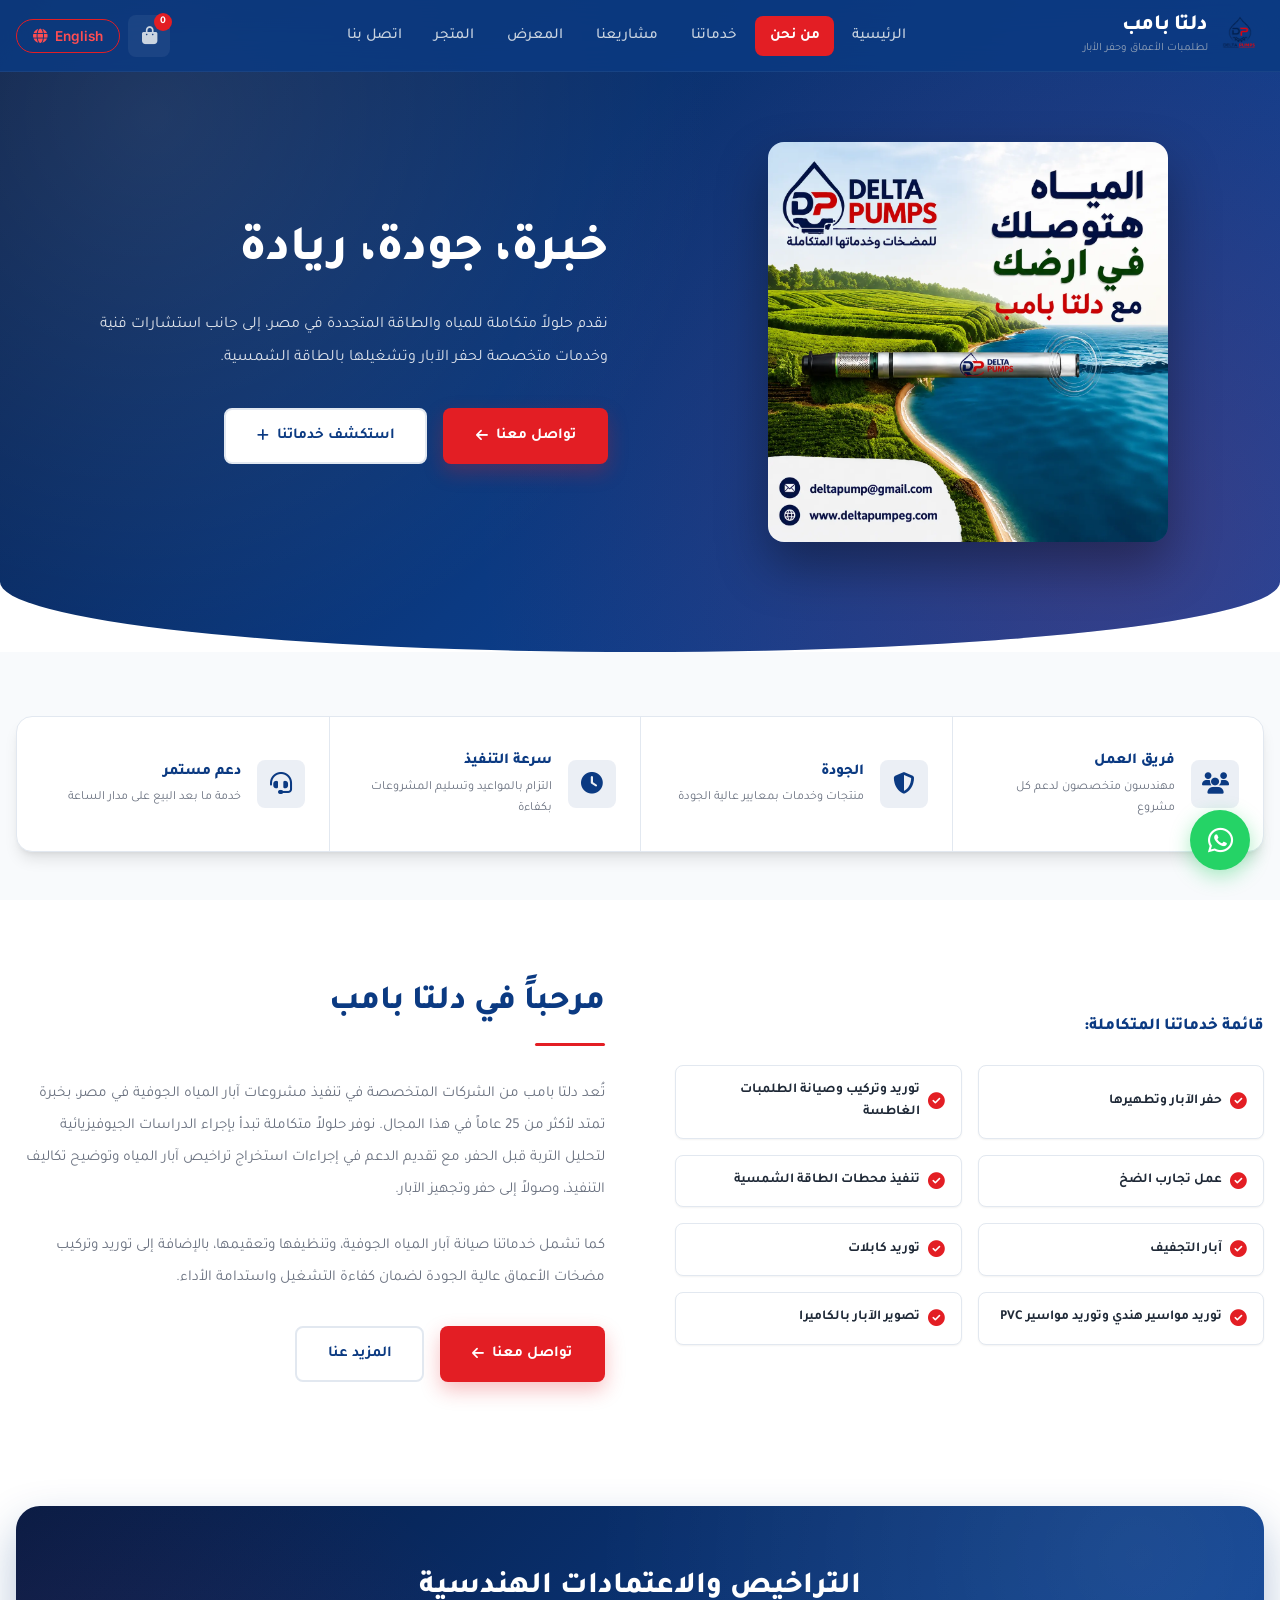
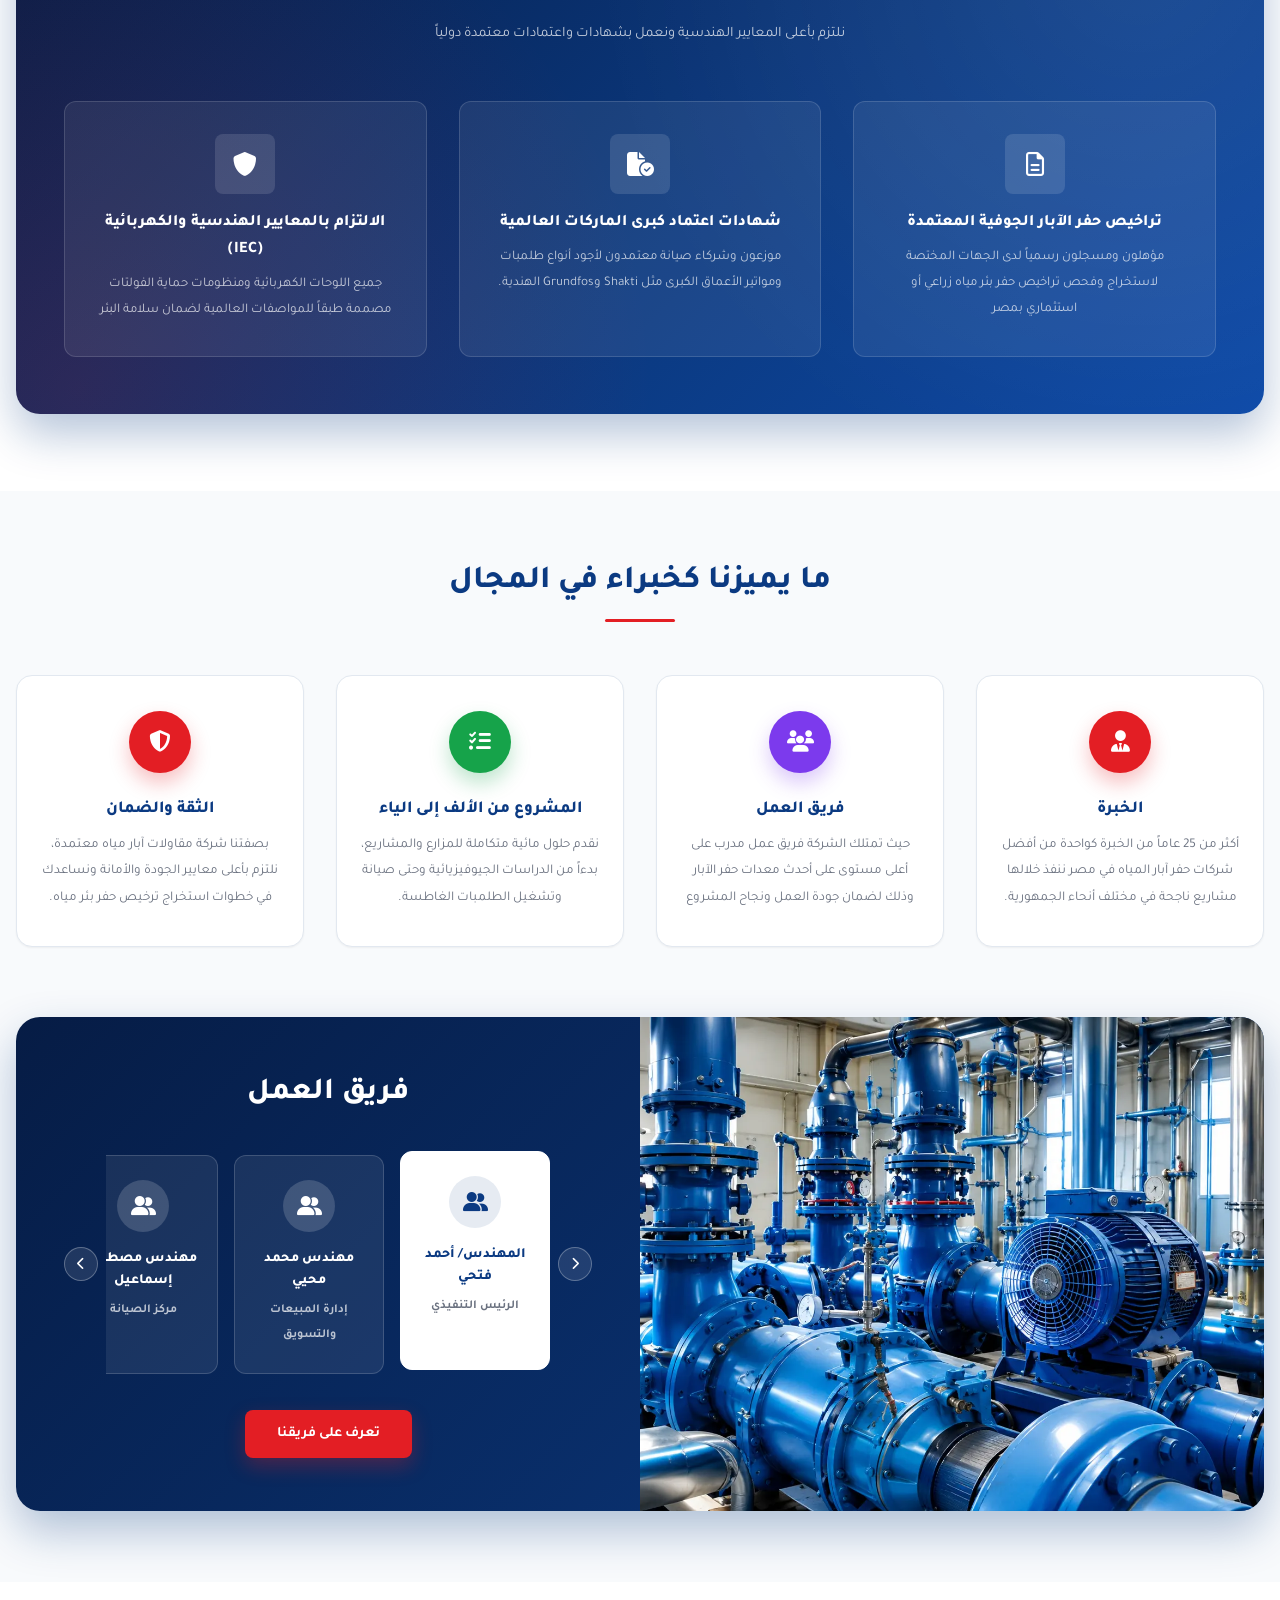
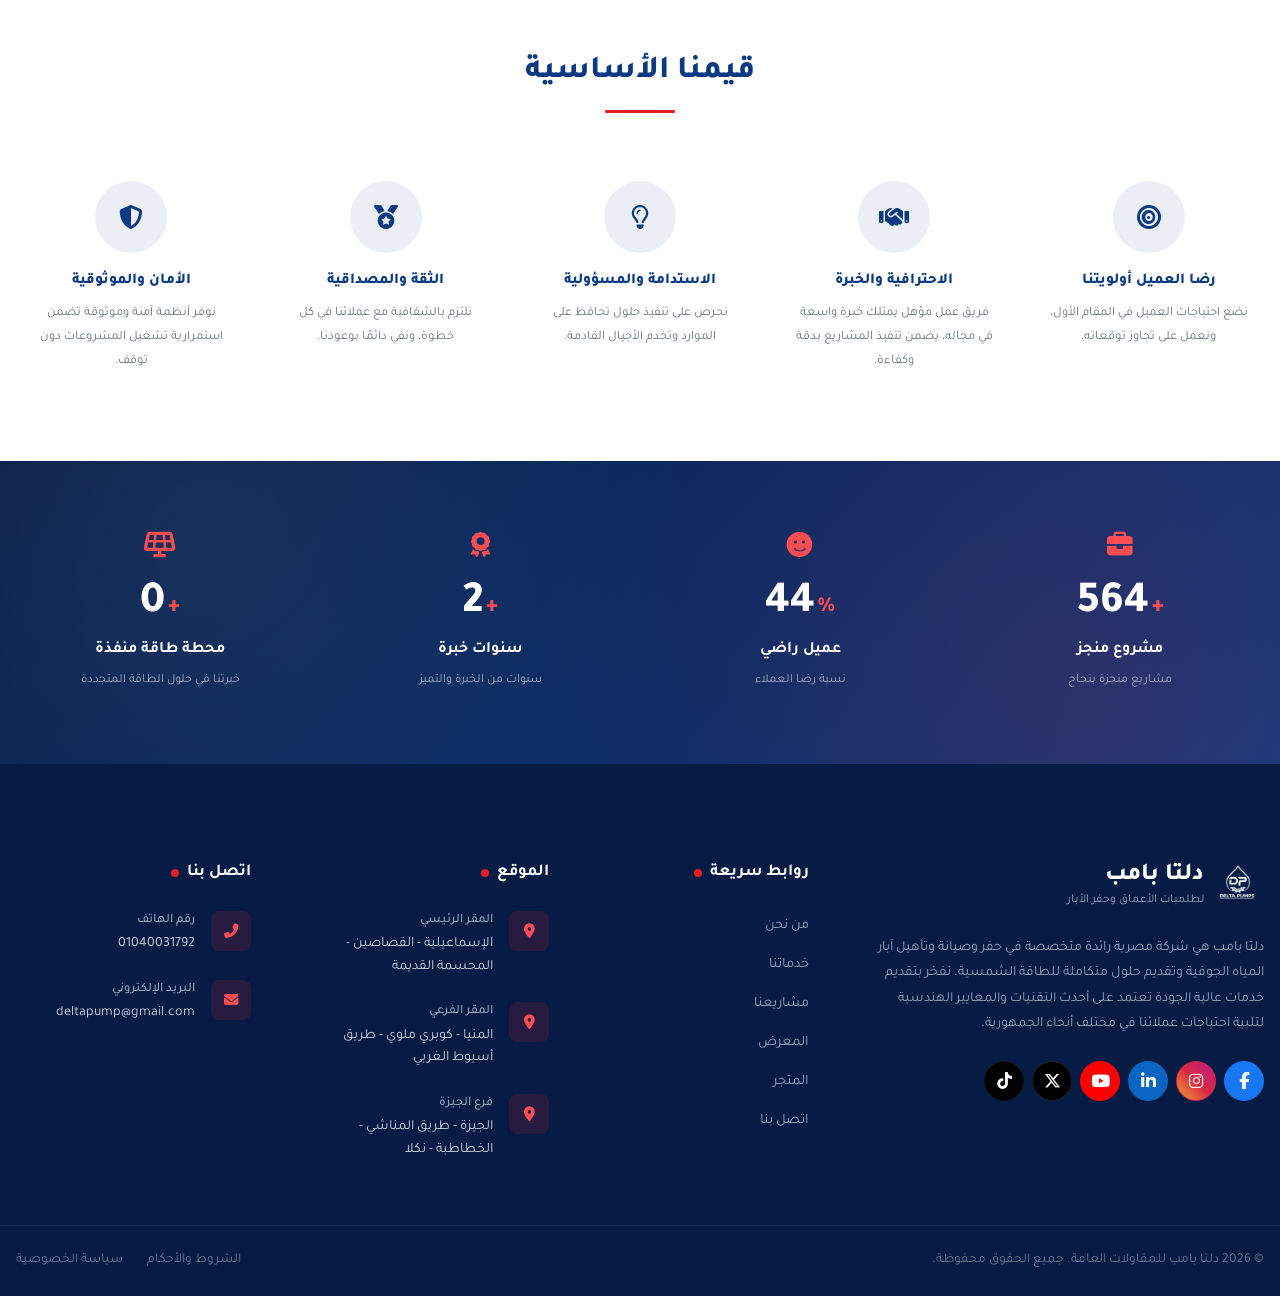
<file: about.html>
<!doctype html>
<html lang="ar" dir="rtl">
  <head>
    <meta charset="UTF-8" />
    <meta name="viewport" content="width=device-width, initial-scale=1.0" />
    <meta
      name="description"
      content="من نحن - دلتا بامب لطلمبات الأعماق وحفر الأبار. خبرة، جودة، ريادة في حلول المياه والطاقة المتجددة"
    />
    <title>من نحن | دلتا بامب لطلمبات الأعماق وحفر الأبار</title>

    <!-- Google Fonts -->
    <link rel="preconnect" href="https://fonts.googleapis.com" />
    <link rel="preconnect" href="https://fonts.gstatic.com" crossorigin />
    <link
      href="https://fonts.googleapis.com/css2?family=Tajawal:wght@300;400;500;700;800;900&family=Inter:wght@300;400;500;600;700;800&display=swap"
      rel="stylesheet"
    />

    <!-- Font Awesome -->
    <link
      rel="stylesheet"
      href="https://cdnjs.cloudflare.com/ajax/libs/font-awesome/6.5.1/css/all.min.css"
    />

    <link rel="stylesheet" href="css/styles.css" />
    <link rel="stylesheet" href="css/about.css" />
  </head>
  <body>
    <!-- ============ HEADER / NAVIGATION ============ -->
    <header id="main-header" class="header">
      <div class="container">
        <nav class="navbar">
          <a href="/" class="logo" id="logo">
            <img
              src="assets/images/logo.png"
              alt="Delta Pump Logo"
              class="logo-img"
            />
            <div class="logo-text">
              <span class="logo-name" data-ar="دلتا بامب" data-en="Delta Pump"
                >دلتا بامب</span
              >
              <span
                class="logo-tagline"
                data-ar="لطلمبات الأعماق وحفر الأبار"
                data-en="Deep Well Pumps & Well Drilling"
                >لطلمبات الأعماق وحفر الأبار</span
              >
            </div>
          </a>
          <ul class="nav-links" id="nav-links">
            <li>
              <a
                href="/"
                class="nav-link"
                data-ar="الرئيسية"
                data-en="Home"
                >الرئيسية</a
              >
            </li>
            <li>
              <a
                href="/about"
                class="nav-link active"
                data-ar="من نحن"
                data-en="About Us"
                >من نحن</a
              >
            </li>
            <li>
              <a
                href="/services"
                class="nav-link"
                data-ar="خدماتنا"
                data-en="Services"
                >خدماتنا</a
              >
            </li>
            <li>
              <a
                href="/projects"
                class="nav-link"
                data-ar="مشاريعنا"
                data-en="Projects"
                >مشاريعنا</a
              >
            </li>
            <li>
              <a
                href="/gallery"
                class="nav-link"
                data-ar="المعرض"
                data-en="Gallery"
                >المعرض</a
              >
            </li>
            <li>
              <a
                href="/store"
                class="nav-link"
                data-ar="المتجر"
                data-en="Store"
                >المتجر</a
              >
            </li>
            <li>
              <a
                href="/contact"
                class="nav-link"
                data-ar="اتصل بنا"
                data-en="Contact"
                >اتصل بنا</a
              >
            </li>
          </ul>
          <div class="nav-actions">
            <button class="cart-btn" id="cart-btn" aria-label="Shopping Cart">
              <i class="fas fa-shopping-bag"></i>
              <span class="cart-count">0</span>
            </button>
            <button class="lang-btn" id="lang-toggle">
              <span class="lang-text">English</span>
              <i class="fas fa-globe"></i>
            </button>
            <button
              class="mobile-toggle"
              id="mobile-toggle"
              aria-label="Toggle Menu"
            >
              <span class="hamburger-line"></span>
              <span class="hamburger-line"></span>
              <span class="hamburger-line"></span>
            </button>
          </div>
        </nav>
      </div>
    </header>

    <!-- ============ ABOUT PAGE HERO BANNER ============ -->
    <section class="about-hero">
      <div class="about-hero-bg"></div>
      <div class="container">
        <div class="about-hero-grid">
          <div class="about-hero-content">
            <h1
              class="about-hero-title"
              data-ar="خبرة، جودة، ريادة"
              data-en="Experience, Quality, Leadership"
            >
              خبرة، جودة، ريادة
            </h1>
            <p
              class="about-hero-subtitle"
              data-ar="نقدم حلولاً متكاملة للمياه والطاقة المتجددة في مصر، إلى جانب استشارات فنية وخدمات متخصصة لحفر الآبار وتشغيلها بالطاقة الشمسية."
              data-en="We deliver integrated water and renewable energy solutions in Egypt, along with technical consultations and specialized well drilling and solar operation services."
            >
              نقدم حلولاً متكاملة للمياه والطاقة المتجددة في مصر، إلى جانب
              استشارات فنية وخدمات متخصصة لحفر الآبار وتشغيلها بالطاقة الشمسية.
            </p>
            <div class="about-hero-buttons">
              <a href="/contact" class="btn-primary-about">
                <span data-ar="تواصل معنا" data-en="Contact Us"
                  >تواصل معنا</span
                >
                <i class="fas fa-arrow-left"></i>
              </a>
              <a href="/services" class="btn-outline-about">
                <span data-ar="استكشف خدماتنا" data-en="Explore Our Services"
                  >استكشف خدماتنا</span
                >
                <i class="fas fa-plus"></i>
              </a>
            </div>
          </div>
          <div class="about-hero-visual">
            <img
              src="assets/images/about.webp"
              alt="دلتا بامب للمضخات وخدماتها المتكاملة"
            />
          </div>
        </div>
      </div>
    </section>

    <!-- ============ FEATURE STRIP ============ -->
    <section class="about-strip-section">
      <div class="container">
        <div class="about-strip">
          <div class="strip-item">
            <div class="strip-icon"><i class="fas fa-users"></i></div>
            <div class="strip-text">
              <h3 data-ar="فريق العمل" data-en="Our Team">فريق العمل</h3>
              <p
                data-ar="مهندسون متخصصون لدعم كل مشروع"
                data-en="Specialized engineers supporting every project"
              >
                مهندسون متخصصون لدعم كل مشروع
              </p>
            </div>
          </div>
          <div class="strip-item">
            <div class="strip-icon"><i class="fas fa-shield-halved"></i></div>
            <div class="strip-text">
              <h3 data-ar="الجودة" data-en="Quality">الجودة</h3>
              <p
                data-ar="منتجات وخدمات بمعايير عالية الجودة"
                data-en="Products and services built to high quality standards"
              >
                منتجات وخدمات بمعايير عالية الجودة
              </p>
            </div>
          </div>
          <div class="strip-item">
            <div class="strip-icon"><i class="fas fa-clock"></i></div>
            <div class="strip-text">
              <h3 data-ar="سرعة التنفيذ" data-en="Fast Delivery">
                سرعة التنفيذ
              </h3>
              <p
                data-ar="التزام بالمواعيد وتسليم المشروعات بكفاءة"
                data-en="On-time commitment and efficient project delivery"
              >
                التزام بالمواعيد وتسليم المشروعات بكفاءة
              </p>
            </div>
          </div>
          <div class="strip-item">
            <div class="strip-icon"><i class="fas fa-headset"></i></div>
            <div class="strip-text">
              <h3 data-ar="دعم مستمر" data-en="Ongoing Support">دعم مستمر</h3>
              <p
                data-ar="خدمة ما بعد البيع على مدار الساعة"
                data-en="Round-the-clock after-sales service"
              >
                خدمة ما بعد البيع على مدار الساعة
              </p>
            </div>
          </div>
        </div>
      </div>
    </section>

    <!-- ============ WELCOME / ABOUT INFO SECTION ============ -->
    <section class="about-welcome-section">
      <div class="container">
        <div class="about-welcome-grid">
          <div class="about-welcome-content">
            <h2
              class="about-welcome-title"
              data-ar="مرحباً في دلتا بامب"
              data-en="Welcome to Delta Pump"
            >
              مرحباً في دلتا بامب
            </h2>
            <p
              class="about-welcome-text"
              data-ar="تُعد دلتا بامب من الشركات المتخصصة في تنفيذ مشروعات آبار المياه الجوفية في مصر، بخبرة تمتد لأكثر من 25 عاماً في هذا المجال. نوفر حلولاً متكاملة تبدأ بإجراء الدراسات الجيوفيزيائية لتحليل التربة قبل الحفر، مع تقديم الدعم في إجراءات استخراج تراخيص آبار المياه وتوضيح تكاليف التنفيذ، وصولاً إلى حفر وتجهيز الآبار."
              data-en="Delta Pump is a specialized company delivering groundwater well projects in Egypt, with more than 25 years of experience in the field. We provide integrated solutions starting with geophysical soil studies before drilling, support with well permit procedures and cost clarification, through to drilling and equipping the wells."
            >
              تُعد دلتا بامب من الشركات المتخصصة في تنفيذ مشروعات آبار المياه
              الجوفية في مصر، بخبرة تمتد لأكثر من 25 عاماً في هذا المجال. نوفر
              حلولاً متكاملة تبدأ بإجراء الدراسات الجيوفيزيائية لتحليل التربة
              قبل الحفر، مع تقديم الدعم في إجراءات استخراج تراخيص آبار المياه
              وتوضيح تكاليف التنفيذ، وصولاً إلى حفر وتجهيز الآبار.
            </p>
            <p
              class="about-welcome-text"
              data-ar="كما تشمل خدماتنا صيانة آبار المياه الجوفية، وتنظيفها وتعقيمها، بالإضافة إلى توريد وتركيب مضخات الأعماق عالية الجودة لضمان كفاءة التشغيل واستدامة الأداء."
              data-en="Our services also cover groundwater well maintenance, cleaning and sterilization, as well as supplying and installing high-quality deep pumps to ensure operational efficiency and sustained performance."
            >
              كما تشمل خدماتنا صيانة آبار المياه الجوفية، وتنظيفها وتعقيمها،
              بالإضافة إلى توريد وتركيب مضخات الأعماق عالية الجودة لضمان كفاءة
              التشغيل واستدامة الأداء.
            </p>
            <div class="about-welcome-buttons">
              <a href="/contact" class="btn-primary-about">
                <span data-ar="تواصل معنا" data-en="Contact Us"
                  >تواصل معنا</span
                >
                <i class="fas fa-arrow-left"></i>
              </a>
              <a href="/services" class="btn-outline-about">
                <span data-ar="المزيد عنا" data-en="More About Us"
                  >المزيد عنا</span
                >
              </a>
            </div>
          </div>

          <div class="about-welcome-list">
            <h3
              class="services-list-title"
              data-ar="قائمة خدماتنا المتكاملة:"
              data-en="Our Integrated Services List:"
            >
              قائمة خدماتنا المتكاملة:
            </h3>
            <div class="services-checklist">
              <div class="checklist-item">
                <i class="fas fa-check-circle"></i>
                <span
                  data-ar="حفر الآبار وتطهيرها"
                  data-en="Well Drilling & Purification"
                  >حفر الآبار وتطهيرها</span
                >
              </div>
              <div class="checklist-item">
                <i class="fas fa-check-circle"></i>
                <span
                  data-ar="توريد وتركيب وصيانة الطلمبات الغاطسة"
                  data-en="Supply, Install & Maintain Submersible Pumps"
                  >توريد وتركيب وصيانة الطلمبات الغاطسة</span
                >
              </div>
              <div class="checklist-item">
                <i class="fas fa-check-circle"></i>
                <span data-ar="عمل تجارب الضخ" data-en="Pump Testing"
                  >عمل تجارب الضخ</span
                >
              </div>
              <div class="checklist-item">
                <i class="fas fa-check-circle"></i>
                <span
                  data-ar="تنفيذ محطات الطاقة الشمسية"
                  data-en="Solar Power Station Installation"
                  >تنفيذ محطات الطاقة الشمسية</span
                >
              </div>
              <div class="checklist-item">
                <i class="fas fa-check-circle"></i>
                <span data-ar="آبار التجفيف" data-en="Dewatering Wells"
                  >آبار التجفيف</span
                >
              </div>
              <div class="checklist-item">
                <i class="fas fa-check-circle"></i>
                <span data-ar="توريد كابلات" data-en="Cable Supply"
                  >توريد كابلات</span
                >
              </div>
              <div class="checklist-item">
                <i class="fas fa-check-circle"></i>
                <span
                  data-ar="توريد مواسير هندي وتوريد مواسير PVC"
                  data-en="Indian Pipe & PVC Pipe Supply"
                  >توريد مواسير هندي وتوريد مواسير PVC</span
                >
              </div>
              <div class="checklist-item">
                <i class="fas fa-check-circle"></i>
                <span
                  data-ar="تصوير الآبار بالكاميرا"
                  data-en="Well Camera Imaging"
                  >تصوير الآبار بالكاميرا</span
                >
              </div>
            </div>
          </div>
        </div>
      </div>
    </section>

    <!-- ============ LICENSES & ACCREDITATIONS SECTION ============ -->
    <section class="licenses-section">
      <div class="container">
        <div class="licenses-panel">
          <div class="licenses-header">
            <h2
              class="licenses-title"
              data-ar="التراخيص والاعتمادات الهندسية"
              data-en="Engineering Licenses & Accreditations"
            >
              التراخيص والاعتمادات الهندسية
            </h2>
            <p
              class="licenses-subtitle"
              data-ar="نلتزم بأعلى المعايير الهندسية ونعمل بشهادات واعتمادات معتمدة دولياً"
              data-en="We adhere to the highest engineering standards and work with internationally accredited certifications"
            >
              نلتزم بأعلى المعايير الهندسية ونعمل بشهادات واعتمادات معتمدة
              دولياً
            </p>
          </div>
          <div class="licenses-grid">
            <div class="license-card">
              <div class="license-icon">
                <i class="fa-regular fa-file-lines"></i>
              </div>
              <h3
                class="license-title"
                data-ar="تراخيص حفر الآبار الجوفية المعتمدة"
                data-en="Accredited Groundwater Well Drilling Licenses"
              >
                تراخيص حفر الآبار الجوفية المعتمدة
              </h3>
              <p
                class="license-desc"
                data-ar="مؤهلون ومسجلون رسمياً لدى الجهات المختصة لاستخراج وفحص تراخيص حفر بئر مياه زراعي أو استثماري بمصر"
                data-en="Officially qualified and registered with competent authorities to obtain and inspect agricultural or investment water well drilling permits in Egypt"
              >
                مؤهلون ومسجلون رسمياً لدى الجهات المختصة لاستخراج وفحص تراخيص
                حفر بئر مياه زراعي أو استثماري بمصر
              </p>
            </div>
            <div class="license-card">
              <div class="license-icon">
                <i class="fa-solid fa-file-circle-check"></i>
              </div>
              <h3
                class="license-title"
                data-ar="شهادات اعتماد كبرى الماركات العالمية"
                data-en="Major Global Brand Accreditation Certificates"
              >
                شهادات اعتماد كبرى الماركات العالمية
              </h3>
              <p
                class="license-desc"
                data-ar="موزعون وشركاء صيانة معتمدون لأجود أنواع طلمبات ومواتير الأعماق الكبرى مثل Shakti وGrundfos الهندية."
                data-en="Authorized distributors and maintenance partners for the finest deep pumps and motors such as Shakti and Grundfos."
              >
                موزعون وشركاء صيانة معتمدون لأجود أنواع طلمبات ومواتير الأعماق
                الكبرى مثل Shakti وGrundfos الهندية.
              </p>
            </div>
            <div class="license-card">
              <div class="license-icon"><i class="fa-solid fa-shield"></i></div>
              <h3
                class="license-title"
                data-ar="الالتزام بالمعايير الهندسية والكهربائية (IEC)"
                data-en="Compliance with Engineering & Electrical Standards (IEC)"
              >
                الالتزام بالمعايير الهندسية والكهربائية (IEC)
              </h3>
              <p
                class="license-desc"
                data-ar="جميع اللوحات الكهربائية ومنظومات حماية الفولتات مصممة طبقاً للمواصفات العالمية لضمان سلامة البئر"
                data-en="All electrical panels and voltage protection systems are designed according to international specifications to ensure well safety"
              >
                جميع اللوحات الكهربائية ومنظومات حماية الفولتات مصممة طبقاً
                للمواصفات العالمية لضمان سلامة البئر
              </p>
            </div>
          </div>
        </div>
      </div>
    </section>

    <!-- ============ WHAT DISTINGUISHES US SECTION ============ -->
    <section class="distinguishes-section">
      <div class="container">
        <h2
          class="section-title-center"
          data-ar="ما يميزنا كخبراء في المجال"
          data-en="What Distinguishes Us as Field Experts"
        >
          ما يميزنا كخبراء في المجال
        </h2>
        <div class="section-underline"></div>
        <div class="distinguishes-grid">
          <div class="distinguish-card">
            <div class="distinguish-icon"><i class="fas fa-user-tie"></i></div>
            <h3 data-ar="الخبرة" data-en="Experience">الخبرة</h3>
            <p
              data-ar="أكثر من 25 عاماً من الخبرة كواحدة من أفضل شركات حفر آبار المياه في مصر ننفذ خلالها مشاريع ناجحة في مختلف أنحاء الجمهورية."
              data-en="Over 25 years of experience as one of the best water well drilling companies in Egypt, executing successful projects across the country."
            >
              أكثر من 25 عاماً من الخبرة كواحدة من أفضل شركات حفر آبار المياه في
              مصر ننفذ خلالها مشاريع ناجحة في مختلف أنحاء الجمهورية.
            </p>
          </div>
          <div class="distinguish-card">
            <div class="distinguish-icon icon-purple">
              <i class="fas fa-users"></i>
            </div>
            <h3 data-ar="فريق العمل" data-en="Our Team">فريق العمل</h3>
            <p
              data-ar="حيث تمتلك الشركة فريق عمل مدرب على أعلى مستوى على أحدث معدات حفر الآبار وذلك لضمان جودة العمل ونجاح المشروع"
              data-en="The company has a team trained at the highest level on the latest well drilling equipment to ensure work quality and project success"
            >
              حيث تمتلك الشركة فريق عمل مدرب على أعلى مستوى على أحدث معدات حفر
              الآبار وذلك لضمان جودة العمل ونجاح المشروع
            </p>
          </div>
          <div class="distinguish-card">
            <div class="distinguish-icon icon-green">
              <i class="fas fa-tasks"></i>
            </div>
            <h3
              data-ar="المشروع من الألف إلى الياء"
              data-en="Complete Project Management"
            >
              المشروع من الألف إلى الياء
            </h3>
            <p
              data-ar="نقدم حلول مائية متكاملة للمزارع والمشاريع، بدءاً من الدراسات الجيوفيزيائية وحتى صيانة وتشغيل الطلمبات الغاطسة."
              data-en="We provide integrated water solutions for farms and projects, from geophysical studies to maintenance and operation of submersible pumps."
            >
              نقدم حلول مائية متكاملة للمزارع والمشاريع، بدءاً من الدراسات
              الجيوفيزيائية وحتى صيانة وتشغيل الطلمبات الغاطسة.
            </p>
          </div>
          <div class="distinguish-card">
            <div class="distinguish-icon">
              <i class="fas fa-shield-alt"></i>
            </div>
            <h3 data-ar="الثقة والضمان" data-en="Trust & Warranty">
              الثقة والضمان
            </h3>
            <p
              data-ar="بصفتنا شركة مقاولات آبار مياه معتمدة، نلتزم بأعلى معايير الجودة والأمانة ونساعدك في خطوات استخراج ترخيص حفر بئر مياه."
              data-en="As an accredited water well contracting company, we adhere to the highest quality and integrity standards and help you with well drilling permit steps."
            >
              بصفتنا شركة مقاولات آبار مياه معتمدة، نلتزم بأعلى معايير الجودة
              والأمانة ونساعدك في خطوات استخراج ترخيص حفر بئر مياه.
            </p>
          </div>
        </div>
      </div>
    </section>

    <!-- ============ OUR TEAM SECTION ============ -->
    <section class="team-section">
      <div class="container">
        <div class="team-panel">
          <div class="team-panel-visual">
            <img src="assets/images/pumps.webp" alt="محطات ومضخات دلتا بامب" />
          </div>
          <div class="team-panel-content">
            <h2
              class="team-panel-title"
              data-ar="فريق العمل"
              data-en="Our Team"
            >
              فريق العمل
            </h2>
            <div class="team-carousel">
              <button
                class="team-arrow team-arrow-prev"
                id="team-prev"
                aria-label="Previous"
              >
                <i class="fas fa-chevron-right"></i>
              </button>
              <div class="team-track" id="team-track">
                <div class="team-card active">
                  <div class="team-avatar">
                    <i class="fas fa-user-group"></i>
                  </div>
                  <h3
                    class="team-name"
                    data-ar="المهندس/ أحمد فتحي"
                    data-en="Eng. Ahmed Fathy"
                  >
                    المهندس/ أحمد فتحي
                  </h3>
                  <span
                    class="team-role"
                    data-ar="الرئيس التنفيذي"
                    data-en="CEO"
                    >الرئيس التنفيذي</span
                  >
                </div>
                <div class="team-card">
                  <div class="team-avatar">
                    <i class="fas fa-user-group"></i>
                  </div>
                  <h3
                    class="team-name"
                    data-ar="مهندس محمد محيي"
                    data-en="Eng. Mohamed Mohie"
                  >
                    مهندس محمد محيي
                  </h3>
                  <span
                    class="team-role"
                    data-ar="إدارة المبيعات والتسويق"
                    data-en="Sales & Marketing Management"
                    >إدارة المبيعات والتسويق</span
                  >
                </div>
                <div class="team-card">
                  <div class="team-avatar">
                    <i class="fas fa-user-group"></i>
                  </div>
                  <h3
                    class="team-name"
                    data-ar="مهندس مصطفى إسماعيل"
                    data-en="Eng. Mostafa Ismail"
                  >
                    مهندس مصطفى إسماعيل
                  </h3>
                  <span
                    class="team-role"
                    data-ar="مركز الصيانة"
                    data-en="Maintenance Center"
                    >مركز الصيانة</span
                  >
                </div>
              </div>
              <button
                class="team-arrow team-arrow-next"
                id="team-next"
                aria-label="Next"
              >
                <i class="fas fa-chevron-left"></i>
              </button>
            </div>
            <a href="/contact" class="btn-team">
              <span data-ar="تعرف على فريقنا" data-en="Meet Our Team"
                >تعرف على فريقنا</span
              >
            </a>
          </div>
        </div>
      </div>
    </section>

    <!-- ============ CORE VALUES SECTION ============ -->
    <section class="values-section">
      <div class="container">
        <h2
          class="section-title-center"
          data-ar="قيمنا الأساسية"
          data-en="Our Core Values"
        >
          قيمنا الأساسية
        </h2>
        <div class="section-underline"></div>
        <div class="values-grid">
          <div class="value-card">
            <div class="value-icon"><i class="fas fa-bullseye"></i></div>
            <h3
              class="value-title"
              data-ar="رضا العميل أولويتنا"
              data-en="Client Satisfaction First"
            >
              رضا العميل أولويتنا
            </h3>
            <p
              class="value-desc"
              data-ar="نضع احتياجات العميل في المقام الأول، ونعمل على تجاوز توقعاته."
              data-en="We put the client needs first and work to exceed their expectations."
            >
              نضع احتياجات العميل في المقام الأول، ونعمل على تجاوز توقعاته.
            </p>
          </div>
          <div class="value-card">
            <div class="value-icon"><i class="fas fa-handshake"></i></div>
            <h3
              class="value-title"
              data-ar="الاحترافية والخبرة"
              data-en="Professionalism & Expertise"
            >
              الاحترافية والخبرة
            </h3>
            <p
              class="value-desc"
              data-ar="فريق عمل مؤهل يمتلك خبرة واسعة في مجاله، يضمن تنفيذ المشاريع بدقة وكفاءة."
              data-en="A qualified team with extensive experience in its field, ensuring projects are executed with precision and efficiency."
            >
              فريق عمل مؤهل يمتلك خبرة واسعة في مجاله، يضمن تنفيذ المشاريع بدقة
              وكفاءة.
            </p>
          </div>
          <div class="value-card">
            <div class="value-icon"><i class="far fa-lightbulb"></i></div>
            <h3
              class="value-title"
              data-ar="الاستدامة والمسؤولية"
              data-en="Sustainability & Responsibility"
            >
              الاستدامة والمسؤولية
            </h3>
            <p
              class="value-desc"
              data-ar="نحرص على تنفيذ حلول تحافظ على الموارد وتخدم الأجيال القادمة."
              data-en="We strive to implement solutions that preserve resources and serve future generations."
            >
              نحرص على تنفيذ حلول تحافظ على الموارد وتخدم الأجيال القادمة.
            </p>
          </div>
          <div class="value-card">
            <div class="value-icon"><i class="fas fa-medal"></i></div>
            <h3
              class="value-title"
              data-ar="الثقة والمصداقية"
              data-en="Trust & Credibility"
            >
              الثقة والمصداقية
            </h3>
            <p
              class="value-desc"
              data-ar="نلتزم بالشفافية مع عملائنا في كل خطوة، ونفي دائمًا بوعودنا."
              data-en="We are committed to transparency with our clients at every step, and we always keep our promises."
            >
              نلتزم بالشفافية مع عملائنا في كل خطوة، ونفي دائمًا بوعودنا.
            </p>
          </div>
          <div class="value-card">
            <div class="value-icon"><i class="fas fa-shield-halved"></i></div>
            <h3
              class="value-title"
              data-ar="الأمان والموثوقية"
              data-en="Safety & Reliability"
            >
              الأمان والموثوقية
            </h3>
            <p
              class="value-desc"
              data-ar="نوفر أنظمة آمنة وموثوقة تضمن استمرارية تشغيل المشروعات دون توقف."
              data-en="We deliver safe, reliable systems that keep projects running without interruption."
            >
              نوفر أنظمة آمنة وموثوقة تضمن استمرارية تشغيل المشروعات دون توقف.
            </p>
          </div>
        </div>
      </div>
    </section>

    <!-- ============ ABOUT PAGE STATS (DARK) ============ -->
    <section class="about-stats-section">
      <div class="container">
        <div class="about-stats-grid">
          <div class="about-stat" data-target="820">
            <div class="about-stat-icon"><i class="fas fa-briefcase"></i></div>
            <div class="about-stat-value">
              <span class="about-stat-number">0</span
              ><span class="about-stat-suffix">+</span>
            </div>
            <p
              class="about-stat-label"
              data-ar="مشروع منجز"
              data-en="Completed Projects"
            >
              مشروع منجز
            </p>
            <span
              class="about-stat-sub"
              data-ar="مشاريع منجزة بنجاح"
              data-en="Successfully completed projects"
              >مشاريع منجزة بنجاح</span
            >
          </div>
          <div class="about-stat" data-target="98" data-suffix="%">
            <div class="about-stat-icon"><i class="fas fa-face-smile"></i></div>
            <div class="about-stat-value">
              <span class="about-stat-number">0</span
              ><span class="about-stat-suffix">%</span>
            </div>
            <p
              class="about-stat-label"
              data-ar="عميل راضي"
              data-en="Client Satisfaction"
            >
              عميل راضي
            </p>
            <span
              class="about-stat-sub"
              data-ar="نسبة رضا العملاء"
              data-en="Client satisfaction rate"
              >نسبة رضا العملاء</span
            >
          </div>
          <div class="about-stat" data-target="25">
            <div class="about-stat-icon"><i class="fas fa-award"></i></div>
            <div class="about-stat-value">
              <span class="about-stat-number">0</span
              ><span class="about-stat-suffix">+</span>
            </div>
            <p
              class="about-stat-label"
              data-ar="سنوات خبرة"
              data-en="Years of Experience"
            >
              سنوات خبرة
            </p>
            <span
              class="about-stat-sub"
              data-ar="سنوات من الخبرة والتميز"
              data-en="Years of experience and excellence"
              >سنوات من الخبرة والتميز</span
            >
          </div>
          <div class="about-stat" data-target="150">
            <div class="about-stat-icon">
              <i class="fas fa-solar-panel"></i>
            </div>
            <div class="about-stat-value">
              <span class="about-stat-number">0</span
              ><span class="about-stat-suffix">+</span>
            </div>
            <p
              class="about-stat-label"
              data-ar="محطة طاقة منفذة"
              data-en="Power Stations Built"
            >
              محطة طاقة منفذة
            </p>
            <span
              class="about-stat-sub"
              data-ar="خبرتنا في حلول الطاقة المتجددة"
              data-en="Our expertise in renewable energy solutions"
              >خبرتنا في حلول الطاقة المتجددة</span
            >
          </div>
        </div>
      </div>
    </section>

    <!-- ============ FOOTER ============ -->
    <footer id="contact" class="footer">
      <div class="container">
        <div class="footer-grid">
          <div class="footer-col footer-about">
            <a href="/" class="footer-logo">
              <img
                src="assets/images/logo.png"
                alt="Delta Pump Logo"
                class="footer-logo-img"
              />
              <div class="footer-logo-text">
                <span
                  class="footer-logo-name"
                  data-ar="دلتا بامب"
                  data-en="Delta Pump"
                  >دلتا بامب</span
                >
                <span
                  class="footer-logo-tagline"
                  data-ar="لطلمبات الأعماق وحفر الأبار"
                  data-en="Deep Well Pumps & Well Drilling"
                  >لطلمبات الأعماق وحفر الأبار</span
                >
              </div>
            </a>
            <p
              class="footer-desc"
              data-ar="دلتا بامب هي شركة مصرية رائدة متخصصة في حفر وصيانة وتأهيل آبار المياه الجوفية وتقديم حلول متكاملة للطاقة الشمسية. نفخر بتقديم خدمات عالية الجودة تعتمد على أحدث التقنيات والمعايير الهندسية لتلبية احتياجات عملائنا في مختلف أنحاء الجمهورية."
              data-en="Delta Pump is a leading Egyptian company specializing in drilling, maintaining and rehabilitating groundwater wells and providing integrated solar energy solutions. We pride ourselves on providing high-quality services based on the latest technologies and engineering standards to meet our clients' needs across the country."
            >
              دلتا بامب هي شركة مصرية رائدة متخصصة في حفر وصيانة وتأهيل آبار
              المياه الجوفية وتقديم حلول متكاملة للطاقة الشمسية.
            </p>
            <div class="footer-social">
              <a href="https://www.facebook.com/profile.php?id=61563485170555" target="_blank" rel="noopener noreferrer" class="social-link" aria-label="Facebook"
                ><i class="fab fa-facebook-f"></i
              ></a>
              <a href="#" class="social-link" aria-label="Instagram"
                ><i class="fab fa-instagram"></i
              ></a>
              <a href="#" class="social-link" aria-label="LinkedIn"
                ><i class="fab fa-linkedin-in"></i
              ></a>
              <a href="#" class="social-link" aria-label="YouTube"
                ><i class="fab fa-youtube"></i
              ></a>
              <a href="#" class="social-link" aria-label="X (Twitter)"
                ><i class="fab fa-x-twitter"></i
              ></a>
              <a href="#" class="social-link" aria-label="TikTok"
                ><i class="fab fa-tiktok"></i
              ></a>
            </div>
          </div>
          <div class="footer-col">
            <h3
              class="footer-heading"
              data-ar="روابط سريعة"
              data-en="Quick Links"
            >
              <span class="heading-dot"></span>
              روابط سريعة
            </h3>
            <ul class="footer-links">
              <li>
                <a href="/about" data-ar="من نحن" data-en="About Us"
                  >من نحن</a
                >
              </li>
              <li>
                <a href="/services" data-ar="خدماتنا" data-en="Our Services"
                  >خدماتنا</a
                >
              </li>
              <li>
                <a
                  href="/projects"
                  data-ar="مشاريعنا"
                  data-en="Our Projects"
                  >مشاريعنا</a
                >
              </li>
              <li>
                <a href="/gallery" data-ar="المعرض" data-en="Gallery"
                  >المعرض</a
                >
              </li>
              <li>
                <a href="/store" data-ar="المتجر" data-en="Store">المتجر</a>
              </li>
              <li>
                <a href="/contact" data-ar="اتصل بنا" data-en="Contact Us"
                  >اتصل بنا</a
                >
              </li>
            </ul>
          </div>
          <div class="footer-col">
            <h3 class="footer-heading" data-ar="الموقع" data-en="Location">
              <span class="heading-dot"></span>
              الموقع
            </h3>
            <div class="footer-contact-list">
              <div class="contact-item">
                <div class="contact-icon">
                  <i class="fas fa-map-marker-alt"></i>
                </div>
                <div class="contact-text">
                  <span
                    class="contact-label"
                    data-ar="المقر الرئيسي"
                    data-en="Main Office"
                    >المقر الرئيسي</span
                  >
                  <p
                    data-ar="الإسماعيلية - القصاصين - المحسمة القديمة"
                    data-en="Ismailia - El Qassasin - Old Mahsama"
                  >
                    الإسماعيلية - القصاصين - المحسمة القديمة
                  </p>
                </div>
              </div>
              <div class="contact-item">
                <div class="contact-icon">
                  <i class="fas fa-map-marker-alt"></i>
                </div>
                <div class="contact-text">
                  <span
                    class="contact-label"
                    data-ar="المقر الفرعي"
                    data-en="Branch Office"
                    >المقر الفرعي</span
                  >
                  <p
                    data-ar="المنيا - كوبري ملوي - طريق أسيوط الغربي"
                    data-en="Minya - Mallawi Bridge - Western Assiut Road"
                  >
                    المنيا - كوبري ملوي - طريق أسيوط الغربي
                  </p>
                </div>
              </div>
              <div class="contact-item">
                <div class="contact-icon">
                  <i class="fas fa-map-marker-alt"></i>
                </div>
                <div class="contact-text">
                  <span
                    class="contact-label"
                    data-ar="فرع الجيزة"
                    data-en="Giza Branch"
                    >فرع الجيزة</span
                  >
                  <p
                    data-ar="الجيزة - طريق المناشي - الخطاطبة - نكلا"
                    data-en="Giza - El Manashi Road - El Khatatba - Nekla"
                  >
                    الجيزة - طريق المناشي - الخطاطبة - نكلا
                  </p>
                </div>
              </div>
            </div>
          </div>
          <div class="footer-col">
            <h3 class="footer-heading" data-ar="اتصل بنا" data-en="Contact Us">
              <span class="heading-dot"></span>
              اتصل بنا
            </h3>
            <div class="footer-contact-list">
              <div class="contact-item">
                <div class="contact-icon"><i class="fas fa-phone-alt"></i></div>
                <div class="contact-text">
                  <span
                    class="contact-label"
                    data-ar="رقم الهاتف"
                    data-en="Phone Number"
                    >رقم الهاتف</span
                  >
                  <a href="tel:01040031792" dir="ltr">01040031792</a>
                </div>
              </div>
              <div class="contact-item">
                <div class="contact-icon"><i class="fas fa-envelope"></i></div>
                <div class="contact-text">
                  <span
                    class="contact-label"
                    data-ar="البريد الإلكتروني"
                    data-en="Email"
                    >البريد الإلكتروني</span
                  >
                  <a href="mailto:deltapump@gmail.com" dir="ltr"
                    >deltapump@gmail.com</a
                  >
                </div>
              </div>
            </div>
          </div>
        </div>
      </div>
      <div class="footer-bottom">
        <div class="container">
          <div class="footer-bottom-content">
            <p
              class="copyright"
              data-ar="© 2026 دلتا بامب للمقاولات العامة. جميع الحقوق محفوظة."
              data-en="© 2026 Delta Pump General Contracting. All rights reserved."
            >
              © 2026 دلتا بامب للمقاولات العامة. جميع الحقوق محفوظة.
            </p>
            <div class="footer-bottom-links">
              <a href="#" data-ar="الشروط والأحكام" data-en="Terms & Conditions"
                >الشروط والأحكام</a
              >
              <a href="#" data-ar="سياسة الخصوصية" data-en="Privacy Policy"
                >سياسة الخصوصية</a
              >
            </div>
          </div>
        </div>
      </div>
    </footer>

    <!-- WhatsApp -->
    <a
      href="https://wa.me/201040031792"
      class="whatsapp-float"
      id="whatsapp-btn"
      target="_blank"
      rel="noopener noreferrer"
      aria-label="WhatsApp"
    >
      <i class="fab fa-whatsapp"></i>
    </a>

    <script src="js/script.js"></script>
    <script src="js/about.js"></script>
  </body>
</html>
</file>
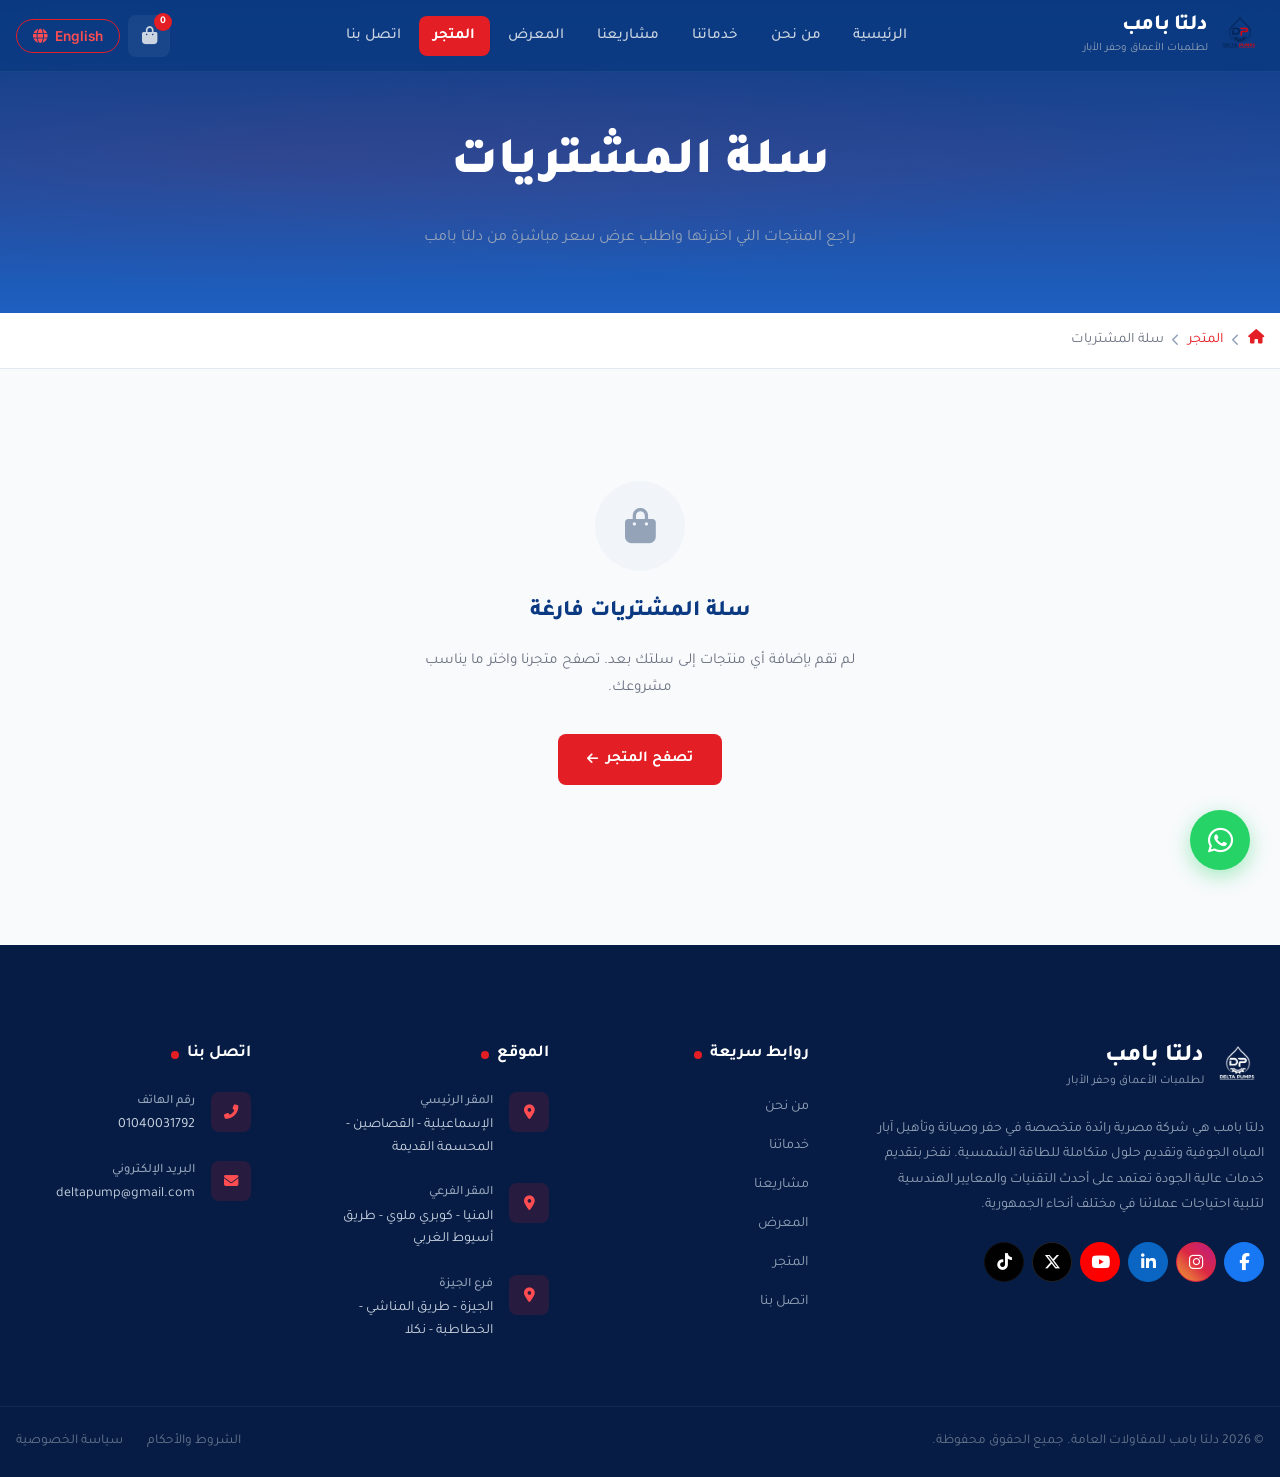
<file: cart.html>
<!DOCTYPE html>
<html lang="ar" dir="rtl">
<head>
    <meta charset="UTF-8">
    <meta name="viewport" content="width=device-width, initial-scale=1.0">
    <meta name="description" content="سلة المشتريات - دلتا بامب لطلمبات الأعماق وحفر الأبار.">
    <title>سلة المشتريات | دلتا بامب لطلمبات الأعماق وحفر الأبار</title>

    <link rel="preconnect" href="https://fonts.googleapis.com">
    <link rel="preconnect" href="https://fonts.gstatic.com" crossorigin>
    <link href="https://fonts.googleapis.com/css2?family=Tajawal:wght@300;400;500;700;800;900&family=Inter:wght@300;400;500;600;700;800&display=swap" rel="stylesheet">
    <link rel="stylesheet" href="https://cdnjs.cloudflare.com/ajax/libs/font-awesome/6.5.1/css/all.min.css">

    <link rel="stylesheet" href="css/styles.css">
    <link rel="stylesheet" href="css/store.css">
    <link rel="stylesheet" href="css/store-catalog.css">
    <link rel="stylesheet" href="css/cart.css">
</head>
<body>

    <!-- ============ HEADER ============ -->
    <header id="main-header" class="header">
        <div class="container">
            <nav class="navbar">
                <a href="/" class="logo" id="logo">
                    <img src="assets/images/logo.png" alt="Delta Pump Logo" class="logo-img">
                    <div class="logo-text">
                        <span class="logo-name" data-ar="دلتا بامب" data-en="Delta Pump">دلتا بامب</span>
                        <span class="logo-tagline" data-ar="لطلمبات الأعماق وحفر الأبار" data-en="Deep Well Pumps & Well Drilling">لطلمبات الأعماق وحفر الأبار</span>
                    </div>
                </a>
                <ul class="nav-links" id="nav-links">
                    <li><a href="/" class="nav-link" data-ar="الرئيسية" data-en="Home">الرئيسية</a></li>
                    <li><a href="/about" class="nav-link" data-ar="من نحن" data-en="About Us">من نحن</a></li>
                    <li>
                        <a href="/services" class="nav-link" data-ar="خدماتنا" data-en="Services">خدماتنا</a>
                    </li>
                    <li><a href="/projects" class="nav-link" data-ar="مشاريعنا" data-en="Projects">مشاريعنا</a></li>
                    <li><a href="/gallery" class="nav-link" data-ar="المعرض" data-en="Gallery">المعرض</a></li>
                    <li><a href="/store" class="nav-link active" data-ar="المتجر" data-en="Store">المتجر</a></li>
                    <li><a href="/contact" class="nav-link" data-ar="اتصل بنا" data-en="Contact">اتصل بنا</a></li>
                </ul>
                <div class="nav-actions">
                    <button class="cart-btn" id="cart-btn" aria-label="Shopping Cart">
                        <i class="fas fa-shopping-bag"></i>
                        <span class="cart-count">0</span>
                    </button>
                    <button class="lang-btn" id="lang-toggle">
                        <span class="lang-text">English</span>
                        <i class="fas fa-globe"></i>
                    </button>
                    <button class="mobile-toggle" id="mobile-toggle" aria-label="Toggle Menu">
                        <span class="hamburger-line"></span>
                        <span class="hamburger-line"></span>
                        <span class="hamburger-line"></span>
                    </button>
                </div>
            </nav>
        </div>
    </header>

    <!-- ============ CART HERO BANNER ============ -->
    <section class="store-hero">
        <div class="store-hero-bg"></div>
        <div class="container">
            <div class="store-hero-content">
                <h1 class="store-hero-title" data-ar="سلة المشتريات" data-en="Shopping Cart">سلة المشتريات</h1>
                <p class="store-hero-subtitle" data-ar="راجع المنتجات التي اخترتها واطلب عرض سعر مباشرة من دلتا بامب" data-en="Review the products you selected and request a quote directly from Delta Pump">
                    راجع المنتجات التي اخترتها واطلب عرض سعر مباشرة من دلتا بامب
                </p>
            </div>
        </div>
    </section>

    <!-- ============ BREADCRUMB ============ -->
    <div class="breadcrumb-container">
        <div class="container">
            <div class="breadcrumb-bar">
                <a href="/"><i class="fas fa-home"></i></a>
                <i class="fas fa-chevron-left breadcrumb-separator"></i>
                <a href="/store" data-ar="المتجر" data-en="Store">المتجر</a>
                <i class="fas fa-chevron-left breadcrumb-separator"></i>
                <span data-ar="سلة المشتريات" data-en="Shopping Cart">سلة المشتريات</span>
            </div>
        </div>
    </div>

    <!-- ============ CART SECTION ============ -->
    <section class="cart-section">
        <div class="container">

            <!-- Cart with items -->
            <div class="cart-layout" id="cart-layout" hidden>
                <!-- Items column -->
                <div class="cart-items-col">
                    <div class="cart-items-header">
                        <h2 class="cart-items-title" data-ar="منتجاتك" data-en="Your Items">منتجاتك</h2>
                        <button class="cart-clear-btn" id="cart-clear-btn">
                            <i class="fas fa-trash-alt"></i>
                            <span data-ar="إفراغ السلة" data-en="Clear Cart">إفراغ السلة</span>
                        </button>
                    </div>
                    <div class="cart-items-list" id="cart-items-list"></div>
                </div>

                <!-- Summary column -->
                <aside class="cart-summary-col">
                    <div class="cart-summary-card">
                        <h3 class="cart-summary-title" data-ar="ملخص الطلب" data-en="Order Summary">ملخص الطلب</h3>
                        <div class="cart-summary-row">
                            <span data-ar="عدد الأصناف" data-en="Distinct Items">عدد الأصناف</span>
                            <span id="summary-distinct">0</span>
                        </div>
                        <div class="cart-summary-row">
                            <span data-ar="إجمالي القطع" data-en="Total Quantity">إجمالي القطع</span>
                            <span id="summary-total">0</span>
                        </div>
                        <div class="cart-summary-divider"></div>
                        <div class="cart-summary-note">
                            <i class="fas fa-info-circle"></i>
                            <span data-ar="الأسعار تُحدد عند الطلب. اطلب عرض سعر وسيتواصل معك فريق دلتا بامب بأفضل الأسعار." data-en="Prices are set upon request. Request a quote and the Delta Pump team will contact you with the best prices.">الأسعار تُحدد عند الطلب. اطلب عرض سعر وسيتواصل معك فريق دلتا بامب بأفضل الأسعار.</span>
                        </div>
                        <a href="#" class="cart-quote-btn" id="cart-quote-btn" target="_blank" rel="noopener noreferrer">
                            <i class="fab fa-whatsapp"></i>
                            <span data-ar="اطلب عرض سعر" data-en="Request a Quote">اطلب عرض سعر</span>
                        </a>
                        <a href="/store" class="cart-continue-btn">
                            <i class="fas fa-arrow-right"></i>
                            <span data-ar="متابعة التسوق" data-en="Continue Shopping">متابعة التسوق</span>
                        </a>
                    </div>
                </aside>
            </div>

            <!-- Empty cart state -->
            <div class="cart-empty" id="cart-empty" hidden>
                <div class="cart-empty-icon"><i class="fas fa-shopping-bag"></i></div>
                <h2 class="cart-empty-title" data-ar="سلة المشتريات فارغة" data-en="Your Cart is Empty">سلة المشتريات فارغة</h2>
                <p class="cart-empty-text" data-ar="لم تقم بإضافة أي منتجات إلى سلتك بعد. تصفح متجرنا واختر ما يناسب مشروعك." data-en="You haven't added any products to your cart yet. Browse our store and choose what suits your project.">
                    لم تقم بإضافة أي منتجات إلى سلتك بعد. تصفح متجرنا واختر ما يناسب مشروعك.
                </p>
                <a href="/store" class="cart-empty-btn">
                    <span data-ar="تصفح المتجر" data-en="Browse Store">تصفح المتجر</span>
                    <i class="fas fa-arrow-left"></i>
                </a>
            </div>

        </div>
    </section>

    <!-- ============ FOOTER ============ -->
    <footer id="contact" class="footer">
        <div class="container">
            <div class="footer-grid">
                <div class="footer-col footer-about">
                    <a href="/" class="footer-logo">
                        <img src="assets/images/logo.png" alt="Delta Pump Logo" class="footer-logo-img">
                        <div class="footer-logo-text">
                            <span class="footer-logo-name" data-ar="دلتا بامب" data-en="Delta Pump">دلتا بامب</span>
                            <span class="footer-logo-tagline" data-ar="لطلمبات الأعماق وحفر الأبار" data-en="Deep Well Pumps & Well Drilling">لطلمبات الأعماق وحفر الأبار</span>
                        </div>
                    </a>
                    <p class="footer-desc" data-ar="دلتا بامب هي شركة مصرية رائدة متخصصة في حفر وصيانة وتأهيل آبار المياه الجوفية وتقديم حلول متكاملة للطاقة الشمسية. نفخر بتقديم خدمات عالية الجودة تعتمد على أحدث التقنيات والمعايير الهندسية لتلبية احتياجات عملائنا في مختلف أنحاء الجمهورية." data-en="Delta Pump is a leading Egyptian company specializing in drilling, maintaining and rehabilitating groundwater wells and providing integrated solar energy solutions. We pride ourselves on providing high-quality services based on the latest technologies and engineering standards to meet our clients' needs across the country.">
                        دلتا بامب هي شركة مصرية رائدة متخصصة في حفر وصيانة وتأهيل آبار المياه الجوفية وتقديم حلول متكاملة للطاقة الشمسية. نفخر بتقديم خدمات عالية الجودة تعتمد على أحدث التقنيات والمعايير الهندسية لتلبية احتياجات عملائنا في مختلف أنحاء الجمهورية.
                    </p>
                    <div class="footer-social">
                        <a href="https://www.facebook.com/profile.php?id=61563485170555" target="_blank" rel="noopener noreferrer" class="social-link" aria-label="Facebook"><i class="fab fa-facebook-f"></i></a>
                        <a href="#" class="social-link" aria-label="Instagram"><i class="fab fa-instagram"></i></a>
                        <a href="#" class="social-link" aria-label="LinkedIn"><i class="fab fa-linkedin-in"></i></a>
                        <a href="#" class="social-link" aria-label="YouTube"><i class="fab fa-youtube"></i></a>
                        <a href="#" class="social-link" aria-label="X (Twitter)"><i class="fab fa-x-twitter"></i></a>
                        <a href="#" class="social-link" aria-label="TikTok"><i class="fab fa-tiktok"></i></a>
                    </div>
                </div>
                <div class="footer-col">
                    <h3 class="footer-heading" data-ar="روابط سريعة" data-en="Quick Links"><span class="heading-dot"></span>روابط سريعة</h3>
                    <ul class="footer-links">
                        <li><a href="/about" data-ar="من نحن" data-en="About Us">من نحن</a></li>
                        <li><a href="/services" data-ar="خدماتنا" data-en="Our Services">خدماتنا</a></li>
                        <li><a href="/projects" data-ar="مشاريعنا" data-en="Our Projects">مشاريعنا</a></li>
                        <li><a href="/gallery" data-ar="المعرض" data-en="Gallery">المعرض</a></li>
                        <li><a href="/store" data-ar="المتجر" data-en="Store">المتجر</a></li>
                        <li><a href="/contact" data-ar="اتصل بنا" data-en="Contact Us">اتصل بنا</a></li>
                    </ul>
                </div>
                <div class="footer-col">
                    <h3 class="footer-heading" data-ar="الموقع" data-en="Location"><span class="heading-dot"></span>الموقع</h3>
                    <div class="footer-contact-list">
                        <div class="contact-item">
                            <div class="contact-icon"><i class="fas fa-map-marker-alt"></i></div>
                            <div class="contact-text">
                                <span class="contact-label" data-ar="المقر الرئيسي" data-en="Main Office">المقر الرئيسي</span>
                                <p data-ar="الإسماعيلية - القصاصين - المحسمة القديمة" data-en="Ismailia - El Qassasin - Old Mahsama">الإسماعيلية - القصاصين - المحسمة القديمة</p>
                            </div>
                        </div>
                        <div class="contact-item">
                            <div class="contact-icon"><i class="fas fa-map-marker-alt"></i></div>
                            <div class="contact-text">
                                <span class="contact-label" data-ar="المقر الفرعي" data-en="Branch Office">المقر الفرعي</span>
                                <p data-ar="المنيا - كوبري ملوي - طريق أسيوط الغربي" data-en="Minya - Mallawi Bridge - Western Assiut Road">المنيا - كوبري ملوي - طريق أسيوط الغربي</p>
                            </div>
                        </div>
                        <div class="contact-item">
                            <div class="contact-icon"><i class="fas fa-map-marker-alt"></i></div>
                            <div class="contact-text">
                                <span class="contact-label" data-ar="فرع الجيزة" data-en="Giza Branch">فرع الجيزة</span>
                                <p data-ar="الجيزة - طريق المناشي - الخطاطبة - نكلا" data-en="Giza - El Manashi Road - El Khatatba - Nekla">الجيزة - طريق المناشي - الخطاطبة - نكلا</p>
                            </div>
                        </div>
                    </div>
                </div>
                <div class="footer-col">
                    <h3 class="footer-heading" data-ar="اتصل بنا" data-en="Contact Us"><span class="heading-dot"></span>اتصل بنا</h3>
                    <div class="footer-contact-list">
                        <div class="contact-item">
                            <div class="contact-icon"><i class="fas fa-phone-alt"></i></div>
                            <div class="contact-text">
                                <span class="contact-label" data-ar="رقم الهاتف" data-en="Phone Number">رقم الهاتف</span>
                                <a href="tel:01040031792" dir="ltr">01040031792</a>
                            </div>
                        </div>
                        <div class="contact-item">
                            <div class="contact-icon"><i class="fas fa-envelope"></i></div>
                            <div class="contact-text">
                                <span class="contact-label" data-ar="البريد الإلكتروني" data-en="Email">البريد الإلكتروني</span>
                                <a href="mailto:deltapump@gmail.com" dir="ltr">deltapump@gmail.com</a>
                            </div>
                        </div>
                    </div>
                </div>
            </div>
        </div>
        <div class="footer-bottom">
            <div class="container">
                <div class="footer-bottom-content">
                    <p class="copyright" data-ar="© 2026 دلتا بامب للمقاولات العامة. جميع الحقوق محفوظة." data-en="© 2026 Delta Pump General Contracting. All rights reserved.">© 2026 دلتا بامب للمقاولات العامة. جميع الحقوق محفوظة.</p>
                    <div class="footer-bottom-links">
                        <a href="#" data-ar="الشروط والأحكام" data-en="Terms & Conditions">الشروط والأحكام</a>
                        <a href="#" data-ar="سياسة الخصوصية" data-en="Privacy Policy">سياسة الخصوصية</a>
                    </div>
                </div>
            </div>
        </div>
    </footer>

    <!-- WhatsApp -->
    <a href="https://wa.me/201040031792" class="whatsapp-float" id="whatsapp-btn" target="_blank" rel="noopener noreferrer" aria-label="WhatsApp">
        <i class="fab fa-whatsapp"></i>
    </a>

    <script src="js/data/catalog-products.js"></script>
    <script src="js/script.js"></script>
    <script src="js/cart.js"></script>
</body>
</html>
</file>
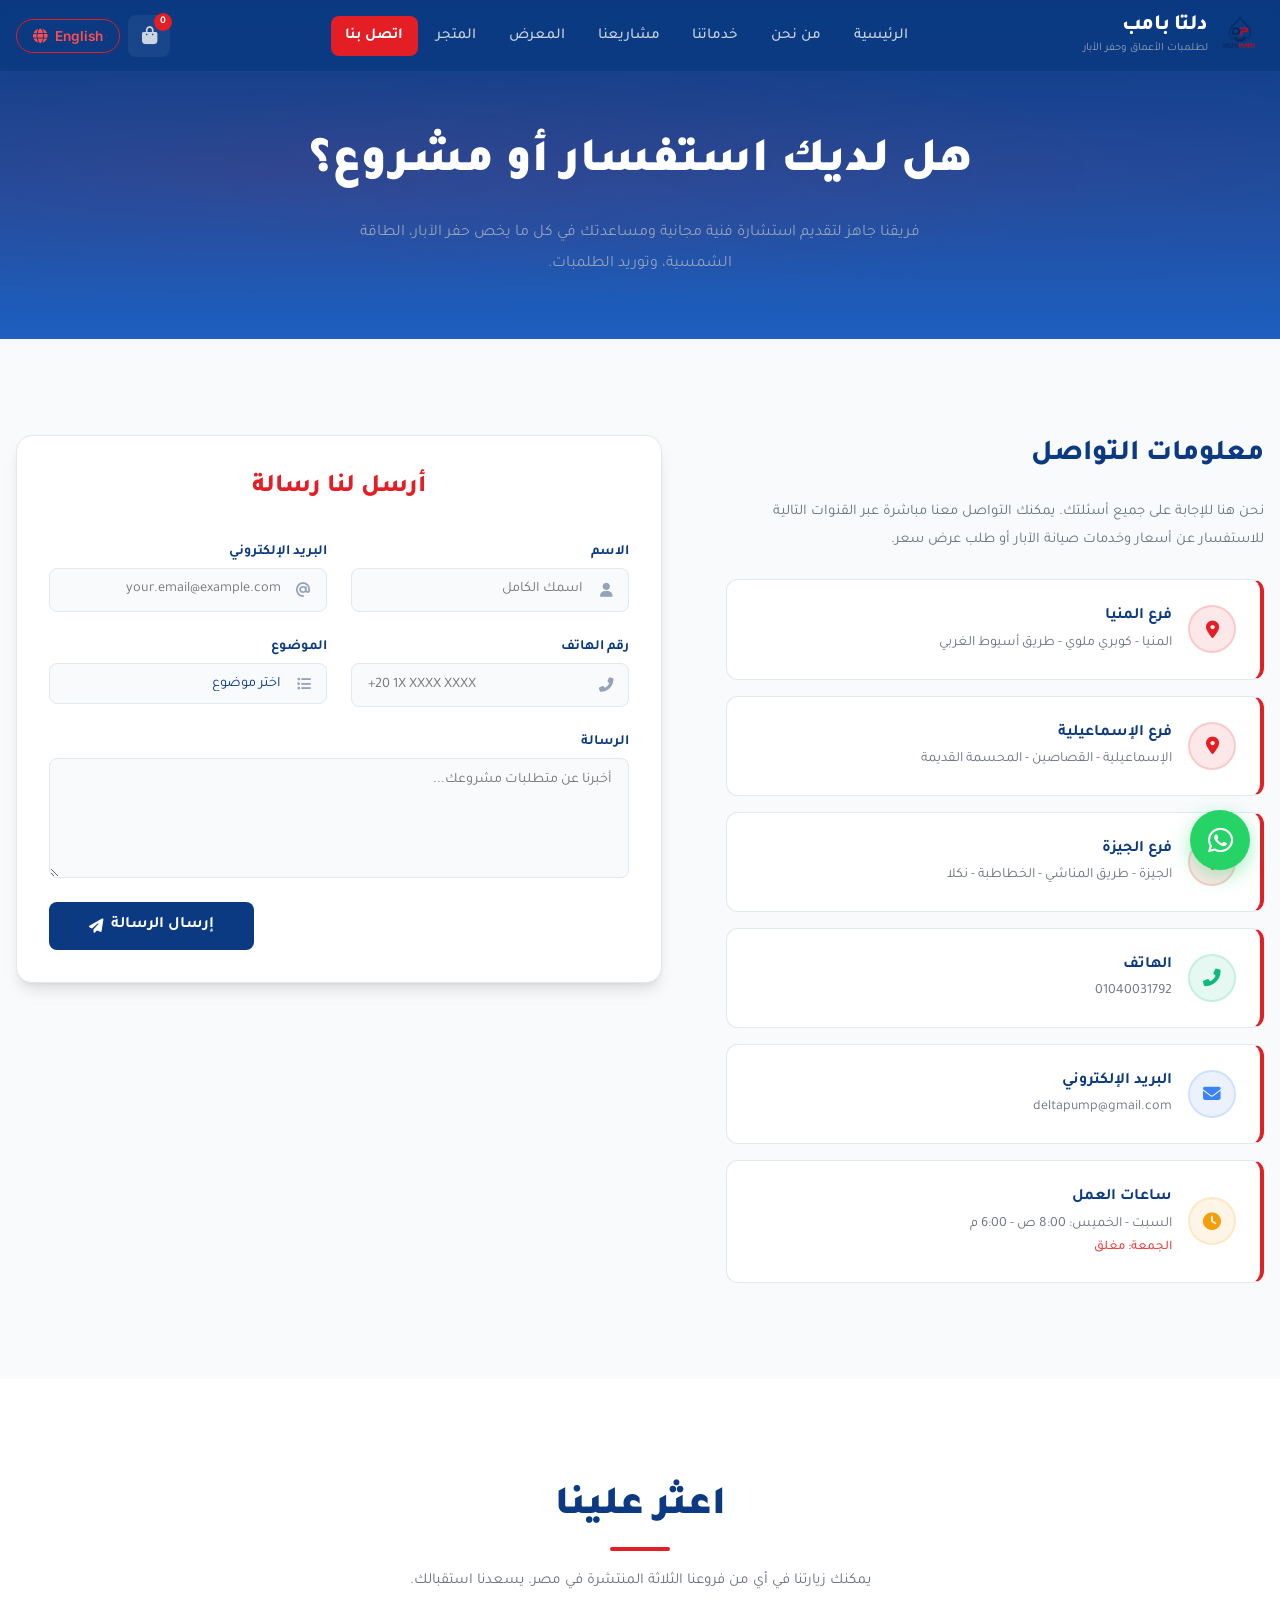
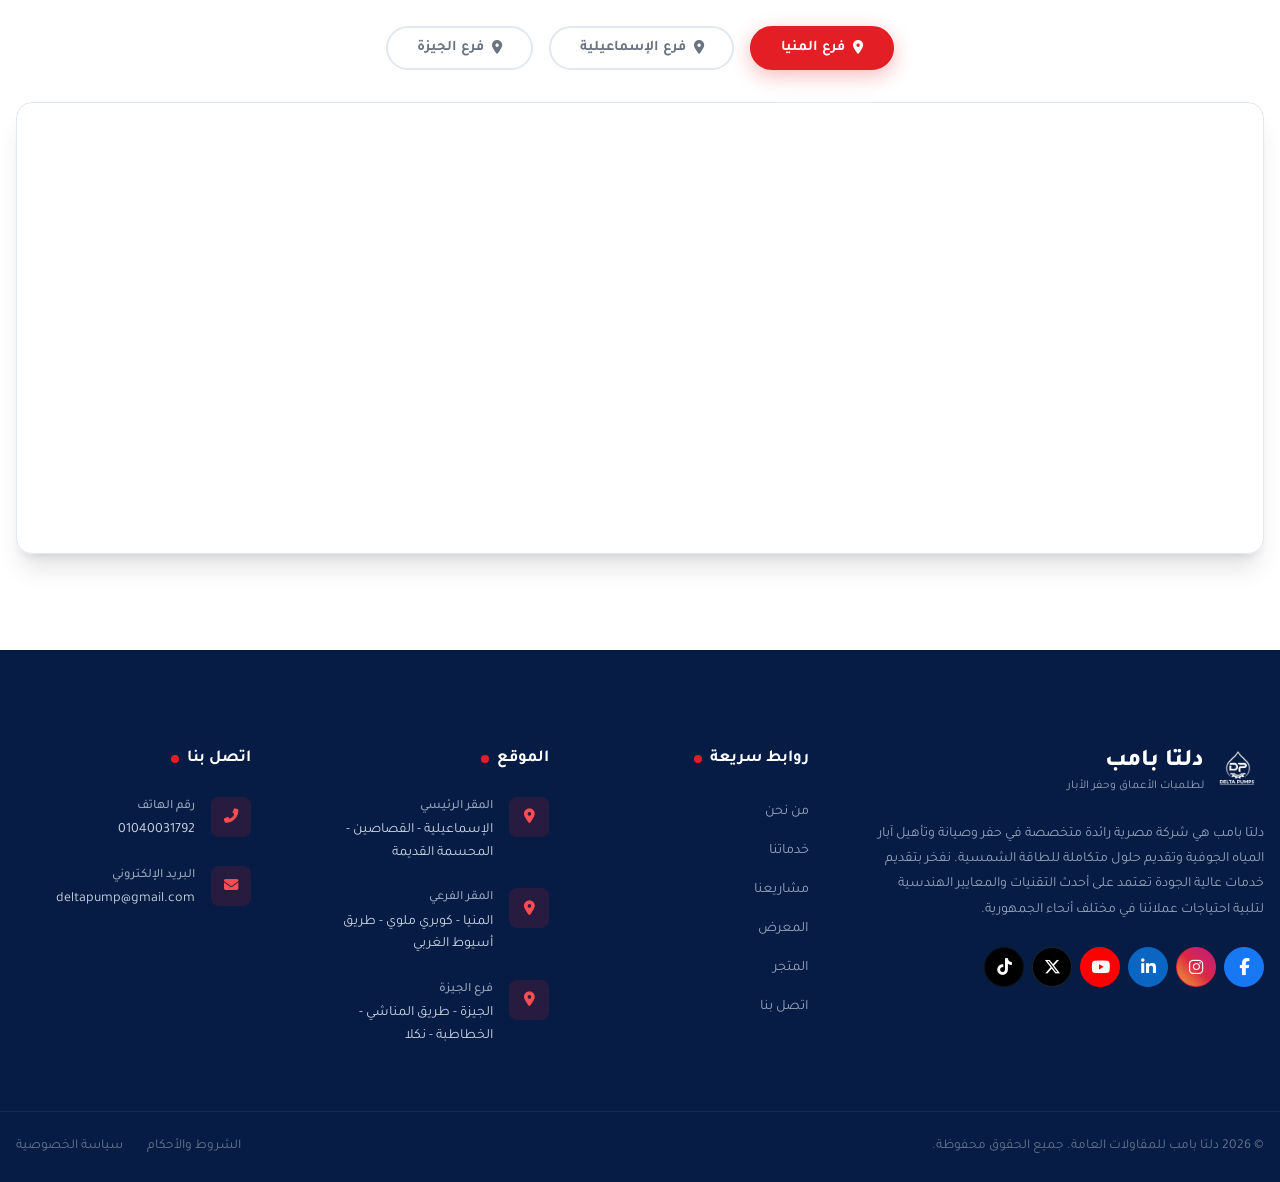
<file: contact.html>
<!doctype html>
<html lang="ar" dir="rtl">
  <head>
    <meta charset="UTF-8" />
    <meta name="viewport" content="width=device-width, initial-scale=1.0" />
    <meta
      name="description"
      content="اتصل بنا - دلتا بامب لطلمبات الأعماق وحفر الأبار. تواصل معنا للاستفسار عن خدماتنا"
    />
    <title>اتصل بنا | دلتا بامب لطلمبات الأعماق وحفر الأبار</title>

    <link rel="preconnect" href="https://fonts.googleapis.com" />
    <link rel="preconnect" href="https://fonts.gstatic.com" crossorigin />
    <link
      href="https://fonts.googleapis.com/css2?family=Tajawal:wght@300;400;500;700;800;900&family=Inter:wght@300;400;500;600;700;800&display=swap"
      rel="stylesheet"
    />
    <link
      rel="stylesheet"
      href="https://cdnjs.cloudflare.com/ajax/libs/font-awesome/6.5.1/css/all.min.css"
    />

    <link rel="stylesheet" href="css/styles.css" />
    <link rel="stylesheet" href="css/contact.css" />
  </head>
  <body>
    <!-- ============ HEADER ============ -->
    <header id="main-header" class="header">
      <div class="container">
        <nav class="navbar">
          <a href="/" class="logo" id="logo">
            <img
              src="assets/images/logo.png"
              alt="Delta Pump Logo"
              class="logo-img"
            />
            <div class="logo-text">
              <span class="logo-name" data-ar="دلتا بامب" data-en="Delta Pump"
                >دلتا بامب</span
              >
              <span
                class="logo-tagline"
                data-ar="لطلمبات الأعماق وحفر الأبار"
                data-en="Deep Well Pumps & Well Drilling"
                >لطلمبات الأعماق وحفر الأبار</span
              >
            </div>
          </a>
          <ul class="nav-links" id="nav-links">
            <li>
              <a
                href="/"
                class="nav-link"
                data-ar="الرئيسية"
                data-en="Home"
                >الرئيسية</a
              >
            </li>
            <li>
              <a
                href="/about"
                class="nav-link"
                data-ar="من نحن"
                data-en="About Us"
                >من نحن</a
              >
            </li>
            <li>
              <a
                href="/services"
                class="nav-link"
                data-ar="خدماتنا"
                data-en="Services"
                >خدماتنا</a
              >
            </li>
            <li>
              <a
                href="/projects"
                class="nav-link"
                data-ar="مشاريعنا"
                data-en="Projects"
                >مشاريعنا</a
              >
            </li>
            <li>
              <a
                href="/gallery"
                class="nav-link"
                data-ar="المعرض"
                data-en="Gallery"
                >المعرض</a
              >
            </li>
            <li>
              <a
                href="/store"
                class="nav-link"
                data-ar="المتجر"
                data-en="Store"
                >المتجر</a
              >
            </li>
            <li>
              <a
                href="/contact"
                class="nav-link active"
                data-ar="اتصل بنا"
                data-en="Contact"
                >اتصل بنا</a
              >
            </li>
          </ul>
          <div class="nav-actions">
            <button class="cart-btn" id="cart-btn" aria-label="Shopping Cart">
              <i class="fas fa-shopping-bag"></i>
              <span class="cart-count">0</span>
            </button>
            <button class="lang-btn" id="lang-toggle">
              <span class="lang-text">English</span>
              <i class="fas fa-globe"></i>
            </button>
            <button
              class="mobile-toggle"
              id="mobile-toggle"
              aria-label="Toggle Menu"
            >
              <span class="hamburger-line"></span>
              <span class="hamburger-line"></span>
              <span class="hamburger-line"></span>
            </button>
          </div>
        </nav>
      </div>
    </header>

    <!-- ============ CONTACT HERO BANNER ============ -->
    <section class="contact-hero">
      <div class="contact-hero-bg"></div>
      <div class="container">
        <div class="contact-hero-content">
          <h1
            class="contact-hero-title"
            data-ar="هل لديك استفسار أو مشروع؟"
            data-en="Have a Question or a Project?"
          >
            هل لديك استفسار أو مشروع؟
          </h1>
          <p
            class="contact-hero-subtitle"
            data-ar="فريقنا جاهز لتقديم استشارة فنية مجانية ومساعدتك في كل ما يخص حفر الآبار، الطاقة الشمسية، وتوريد الطلمبات."
            data-en="Our team is ready to provide free technical consultation and help you with everything related to well drilling, solar energy, and pump supply."
          >
            فريقنا جاهز لتقديم استشارة فنية مجانية ومساعدتك في كل ما يخص حفر
            الآبار، الطاقة الشمسية، وتوريد الطلمبات.
          </p>
        </div>
      </div>
    </section>

    <!-- ============ CONTACT INFO + FORM ============ -->
    <section class="contact-main-section">
      <div class="container">
        <div class="contact-main-grid">
          <!-- LEFT: Contact Info -->
          <div class="contact-info-col">
            <h2
              class="contact-info-title"
              data-ar="معلومات التواصل"
              data-en="Contact Information"
            >
              معلومات التواصل
            </h2>
            <p
              class="contact-info-desc"
              data-ar="نحن هنا للإجابة على جميع أسئلتك. يمكنك التواصل معنا مباشرة عبر القنوات التالية للاستفسار عن أسعار وخدمات صيانة الآبار أو طلب عرض سعر."
              data-en="We are here to answer all your questions. You can contact us directly through the following channels to inquire about well maintenance prices and services or request a quote."
            >
              نحن هنا للإجابة على جميع أسئلتك. يمكنك التواصل معنا مباشرة عبر
              القنوات التالية للاستفسار عن أسعار وخدمات صيانة الآبار أو طلب عرض
              سعر.
            </p>

            <!-- Contact Cards -->
            <div class="contact-cards">
              <div class="contact-info-card">
                <div class="contact-info-icon">
                  <i class="fas fa-map-marker-alt"></i>
                </div>
                <div class="contact-info-text">
                  <h3 data-ar="فرع المنيا" data-en="Minya Branch">
                    فرع المنيا
                  </h3>
                  <p
                    data-ar="المنيا - كوبري ملوي - طريق أسيوط الغربي"
                    data-en="Minya - Mallawi Bridge - Western Assiut Road"
                  >
                    المنيا - كوبري ملوي - طريق أسيوط الغربي
                  </p>
                </div>
              </div>
              <div class="contact-info-card">
                <div class="contact-info-icon">
                  <i class="fas fa-map-marker-alt"></i>
                </div>
                <div class="contact-info-text">
                  <h3 data-ar="فرع الإسماعيلية" data-en="Ismailia Branch">
                    فرع الإسماعيلية
                  </h3>
                  <p
                    data-ar="الإسماعيلية - القصاصين - المحسمة القديمة"
                    data-en="Ismailia - El Qassasin - Old Mahsama"
                  >
                    الإسماعيلية - القصاصين - المحسمة القديمة
                  </p>
                </div>
              </div>
              <div class="contact-info-card">
                <div class="contact-info-icon">
                  <i class="fas fa-map-marker-alt"></i>
                </div>
                <div class="contact-info-text">
                  <h3 data-ar="فرع الجيزة" data-en="Giza Branch">فرع الجيزة</h3>
                  <p
                    data-ar="الجيزة - طريق المناشي - الخطاطبة - نكلا"
                    data-en="Giza - El Manashi Road - El Khatatba - Nekla"
                  >
                    الجيزة - طريق المناشي - الخطاطبة - نكلا
                  </p>
                </div>
              </div>
              <div class="contact-info-card">
                <div class="contact-info-icon phone-icon">
                  <i class="fas fa-phone-alt"></i>
                </div>
                <div class="contact-info-text">
                  <h3 data-ar="الهاتف" data-en="Phone">الهاتف</h3>
                  <a href="tel:01040031792" dir="ltr">01040031792</a>
                </div>
              </div>
              <div class="contact-info-card">
                <div class="contact-info-icon email-icon">
                  <i class="fas fa-envelope"></i>
                </div>
                <div class="contact-info-text">
                  <h3 data-ar="البريد الإلكتروني" data-en="Email">
                    البريد الإلكتروني
                  </h3>
                  <a href="mailto:deltapump@gmail.com" dir="ltr"
                    >deltapump@gmail.com</a
                  >
                </div>
              </div>
              <div class="contact-info-card">
                <div class="contact-info-icon hours-icon">
                  <i class="fas fa-clock"></i>
                </div>
                <div class="contact-info-text">
                  <h3 data-ar="ساعات العمل" data-en="Working Hours">
                    ساعات العمل
                  </h3>
                  <p
                    data-ar="السبت - الخميس: 8:00 ص - 6:00 م"
                    data-en="Saturday - Thursday: 8:00 AM - 6:00 PM"
                  >
                    السبت - الخميس: 8:00 ص - 6:00 م
                  </p>
                  <p
                    class="hours-sub"
                    data-ar="الجمعة: مغلق"
                    data-en="Friday: Closed"
                  >
                    الجمعة: مغلق
                  </p>
                </div>
              </div>
            </div>
          </div>

          <!-- RIGHT: Contact Form -->
          <div class="contact-form-col">
            <div class="contact-form-card">
              <h2
                class="contact-form-title"
                data-ar="أرسل لنا رسالة"
                data-en="Send Us a Message"
              >
                أرسل لنا رسالة
              </h2>
              <form
                id="contact-form"
                class="contact-form"
                onsubmit="return false;"
              >
                <div class="form-row">
                  <div class="form-group">
                    <label for="contact-name" data-ar="الاسم" data-en="Name"
                      >الاسم</label
                    >
                    <div class="input-wrapper">
                      <input
                        type="text"
                        id="contact-name"
                        placeholder="اسمك الكامل"
                        data-placeholder-ar="اسمك الكامل"
                        data-placeholder-en="Your full name"
                        required
                      />
                      <i class="fas fa-user"></i>
                    </div>
                  </div>
                  <div class="form-group">
                    <label
                      for="contact-email"
                      data-ar="البريد الإلكتروني"
                      data-en="Email"
                      >البريد الإلكتروني</label
                    >
                    <div class="input-wrapper">
                      <input
                        type="email"
                        id="contact-email"
                        placeholder="your.email@example.com"
                        data-placeholder-ar="your.email@example.com"
                        data-placeholder-en="your.email@example.com"
                        required
                      />
                      <i class="fas fa-at"></i>
                    </div>
                  </div>
                </div>
                <div class="form-row">
                  <div class="form-group">
                    <label
                      for="contact-phone"
                      data-ar="رقم الهاتف"
                      data-en="Phone Number"
                      >رقم الهاتف</label
                    >
                    <div class="input-wrapper">
                      <input
                        type="tel"
                        id="contact-phone"
                        placeholder="+20 1X XXXX XXXX"
                        data-placeholder-ar="+20 1X XXXX XXXX"
                        data-placeholder-en="+20 1X XXXX XXXX"
                        dir="ltr"
                      />
                      <i class="fas fa-phone-alt"></i>
                    </div>
                  </div>
                  <div class="form-group">
                    <label
                      for="contact-subject"
                      data-ar="الموضوع"
                      data-en="Subject"
                      >الموضوع</label
                    >
                    <div class="input-wrapper select-wrapper">
                      <select id="contact-subject" required>
                        <option
                          value=""
                          disabled
                          selected
                          data-ar="اختر موضوع"
                          data-en="Choose a subject"
                        >
                          اختر موضوع
                        </option>
                        <option
                          value="drilling"
                          data-ar="حفر آبار"
                          data-en="Well Drilling"
                        >
                          حفر آبار
                        </option>
                        <option
                          value="maintenance"
                          data-ar="صيانة آبار"
                          data-en="Well Maintenance"
                        >
                          صيانة آبار
                        </option>
                        <option
                          value="solar"
                          data-ar="طاقة شمسية"
                          data-en="Solar Energy"
                        >
                          طاقة شمسية
                        </option>
                        <option
                          value="pumps"
                          data-ar="توريد طلمبات"
                          data-en="Pump Supply"
                        >
                          توريد طلمبات
                        </option>
                        <option
                          value="quote"
                          data-ar="طلب عرض سعر"
                          data-en="Request a Quote"
                        >
                          طلب عرض سعر
                        </option>
                        <option value="other" data-ar="أخرى" data-en="Other">
                          أخرى
                        </option>
                      </select>
                      <i class="fas fa-list-ul"></i>
                    </div>
                  </div>
                </div>
                <div class="form-group full-width">
                  <label
                    for="contact-message"
                    data-ar="الرسالة"
                    data-en="Message"
                    >الرسالة</label
                  >
                  <textarea
                    id="contact-message"
                    rows="5"
                    placeholder="أخبرنا عن متطلبات مشروعك..."
                    data-placeholder-ar="أخبرنا عن متطلبات مشروعك..."
                    data-placeholder-en="Tell us about your project requirements..."
                    required
                  ></textarea>
                </div>
                <button type="submit" class="form-submit-btn" id="form-submit">
                  <span data-ar="إرسال الرسالة" data-en="Send Message"
                    >إرسال الرسالة</span
                  >
                  <i class="fas fa-paper-plane"></i>
                </button>
              </form>
            </div>
          </div>
        </div>
      </div>
    </section>

    <!-- ============ FIND US / MAP SECTION ============ -->
    <section class="map-section">
      <div class="container">
        <div class="map-header">
          <h2 class="map-title" data-ar="اعثر علينا" data-en="Find Us">
            اعثر علينا
          </h2>
          <div class="map-title-underline"></div>
          <p
            class="map-subtitle"
            data-ar="يمكنك زيارتنا في أي من فروعنا الثلاثة المنتشرة في مصر. يسعدنا استقبالك."
            data-en="You can visit us at any of our three branches across Egypt. We look forward to welcoming you."
          >
            يمكنك زيارتنا في أي من فروعنا الثلاثة المنتشرة في مصر. يسعدنا
            استقبالك.
          </p>
        </div>

        <!-- Location Tabs -->
        <div class="map-tabs">
          <button class="map-tab active" data-location="minya">
            <i class="fas fa-map-marker-alt"></i>
            <span data-ar="فرع المنيا" data-en="Minya Branch">فرع المنيا</span>
          </button>
          <button class="map-tab" data-location="ismailia">
            <i class="fas fa-map-marker-alt"></i>
            <span data-ar="فرع الإسماعيلية" data-en="Ismailia Branch"
              >فرع الإسماعيلية</span
            >
          </button>
          <button class="map-tab" data-location="oases">
            <i class="fas fa-map-marker-alt"></i>
            <span data-ar="فرع الجيزة" data-en="Giza Branch">فرع الجيزة</span>
          </button>
        </div>

        <!-- Map Container -->
        <div class="map-container">
          <div class="map-frame active" id="map-minya">
            <iframe
              src="https://maps.google.com/maps?q=27.765244,30.578104&hl=ar&z=17&output=embed"
              width="100%"
              height="450"
              style="border: 0"
              allowfullscreen=""
              loading="lazy"
              referrerpolicy="no-referrer-when-downgrade"
              title="موقع فرع المنيا"
            >
            </iframe>
          </div>
          <div class="map-frame" id="map-ismailia">
            <iframe
              src="https://maps.google.com/maps?q=30.5524786,32.0454833&hl=ar&z=17&output=embed"
              width="100%"
              height="450"
              style="border: 0"
              allowfullscreen=""
              loading="lazy"
              referrerpolicy="no-referrer-when-downgrade"
              title="موقع فرع الإسماعيلية"
            >
            </iframe>
          </div>
          <div class="map-frame" id="map-oases">
            <iframe
              src="https://maps.google.com/maps?q=30.1881903,31.0473451&hl=ar&z=17&output=embed"
              width="100%"
              height="450"
              style="border: 0"
              allowfullscreen=""
              loading="lazy"
              referrerpolicy="no-referrer-when-downgrade"
              title="موقع فرع الجيزة"
            >
            </iframe>
          </div>
        </div>
      </div>
    </section>

    <!-- ============ FOOTER ============ -->
    <footer class="footer">
      <div class="container">
        <div class="footer-grid">
          <div class="footer-col footer-about">
            <a href="/" class="footer-logo">
              <img
                src="assets/images/logo.png"
                alt="Delta Pump Logo"
                class="footer-logo-img"
              />
              <div class="footer-logo-text">
                <span
                  class="footer-logo-name"
                  data-ar="دلتا بامب"
                  data-en="Delta Pump"
                  >دلتا بامب</span
                >
                <span
                  class="footer-logo-tagline"
                  data-ar="لطلمبات الأعماق وحفر الأبار"
                  data-en="Deep Well Pumps & Well Drilling"
                  >لطلمبات الأعماق وحفر الأبار</span
                >
              </div>
            </a>
            <p
              class="footer-desc"
              data-ar="دلتا بامب هي شركة مصرية رائدة متخصصة في حفر وصيانة وتأهيل آبار المياه الجوفية وتقديم حلول متكاملة للطاقة الشمسية. نفخر بتقديم خدمات عالية الجودة تعتمد على أحدث التقنيات والمعايير الهندسية لتلبية احتياجات عملائنا في مختلف أنحاء الجمهورية."
              data-en="Delta Pump is a leading Egyptian company specializing in drilling, maintaining and rehabilitating groundwater wells and providing integrated solar energy solutions. We pride ourselves on providing high-quality services based on the latest technologies and engineering standards to meet our clients' needs across the country."
            >
              دلتا بامب هي شركة مصرية رائدة متخصصة في حفر وصيانة وتأهيل آبار
              المياه الجوفية وتقديم حلول متكاملة للطاقة الشمسية. نفخر بتقديم
              خدمات عالية الجودة تعتمد على أحدث التقنيات والمعايير الهندسية
              لتلبية احتياجات عملائنا في مختلف أنحاء الجمهورية.
            </p>
            <div class="footer-social">
              <a
                href="https://www.facebook.com/profile.php?id=61563485170555"
                target="_blank"
                rel="noopener noreferrer"
                class="social-link"
                aria-label="Facebook"
                ><i class="fab fa-facebook-f"></i
              ></a>
              <a href="#" class="social-link" aria-label="Instagram"
                ><i class="fab fa-instagram"></i
              ></a>
              <a href="#" class="social-link" aria-label="LinkedIn"
                ><i class="fab fa-linkedin-in"></i
              ></a>
              <a href="#" class="social-link" aria-label="YouTube"
                ><i class="fab fa-youtube"></i
              ></a>
              <a href="#" class="social-link" aria-label="X (Twitter)"
                ><i class="fab fa-x-twitter"></i
              ></a>
              <a href="#" class="social-link" aria-label="TikTok"
                ><i class="fab fa-tiktok"></i
              ></a>
            </div>
          </div>
          <div class="footer-col">
            <h3
              class="footer-heading"
              data-ar="روابط سريعة"
              data-en="Quick Links"
            >
              <span class="heading-dot"></span>روابط سريعة
            </h3>
            <ul class="footer-links">
              <li>
                <a href="/about" data-ar="من نحن" data-en="About Us"
                  >من نحن</a
                >
              </li>
              <li>
                <a href="/services" data-ar="خدماتنا" data-en="Our Services"
                  >خدماتنا</a
                >
              </li>
              <li>
                <a
                  href="/projects"
                  data-ar="مشاريعنا"
                  data-en="Our Projects"
                  >مشاريعنا</a
                >
              </li>
              <li>
                <a href="/gallery" data-ar="المعرض" data-en="Gallery"
                  >المعرض</a
                >
              </li>
              <li>
                <a href="/store" data-ar="المتجر" data-en="Store">المتجر</a>
              </li>
              <li>
                <a href="/contact" data-ar="اتصل بنا" data-en="Contact Us"
                  >اتصل بنا</a
                >
              </li>
            </ul>
          </div>
          <div class="footer-col">
            <h3 class="footer-heading" data-ar="الموقع" data-en="Location">
              <span class="heading-dot"></span>الموقع
            </h3>
            <div class="footer-contact-list">
              <div class="contact-item">
                <div class="contact-icon">
                  <i class="fas fa-map-marker-alt"></i>
                </div>
                <div class="contact-text">
                  <span
                    class="contact-label"
                    data-ar="المقر الرئيسي"
                    data-en="Main Office"
                    >المقر الرئيسي</span
                  >
                  <p
                    data-ar="الإسماعيلية - القصاصين - المحسمة القديمة"
                    data-en="Ismailia - El Qassasin - Old Mahsama"
                  >
                    الإسماعيلية - القصاصين - المحسمة القديمة
                  </p>
                </div>
              </div>
              <div class="contact-item">
                <div class="contact-icon">
                  <i class="fas fa-map-marker-alt"></i>
                </div>
                <div class="contact-text">
                  <span
                    class="contact-label"
                    data-ar="المقر الفرعي"
                    data-en="Branch Office"
                    >المقر الفرعي</span
                  >
                  <p
                    data-ar="المنيا - كوبري ملوي - طريق أسيوط الغربي"
                    data-en="Minya - Mallawi Bridge - Western Assiut Road"
                  >
                    المنيا - كوبري ملوي - طريق أسيوط الغربي
                  </p>
                </div>
              </div>
              <div class="contact-item">
                <div class="contact-icon">
                  <i class="fas fa-map-marker-alt"></i>
                </div>
                <div class="contact-text">
                  <span
                    class="contact-label"
                    data-ar="فرع الجيزة"
                    data-en="Giza Branch"
                    >فرع الجيزة</span
                  >
                  <p
                    data-ar="الجيزة - طريق المناشي - الخطاطبة - نكلا"
                    data-en="Giza - El Manashi Road - El Khatatba - Nekla"
                  >
                    الجيزة - طريق المناشي - الخطاطبة - نكلا
                  </p>
                </div>
              </div>
            </div>
          </div>
          <div class="footer-col">
            <h3 class="footer-heading" data-ar="اتصل بنا" data-en="Contact Us">
              <span class="heading-dot"></span>اتصل بنا
            </h3>
            <div class="footer-contact-list">
              <div class="contact-item">
                <div class="contact-icon"><i class="fas fa-phone-alt"></i></div>
                <div class="contact-text">
                  <span
                    class="contact-label"
                    data-ar="رقم الهاتف"
                    data-en="Phone Number"
                    >رقم الهاتف</span
                  >
                  <a href="tel:01040031792" dir="ltr">01040031792</a>
                </div>
              </div>
              <div class="contact-item">
                <div class="contact-icon"><i class="fas fa-envelope"></i></div>
                <div class="contact-text">
                  <span
                    class="contact-label"
                    data-ar="البريد الإلكتروني"
                    data-en="Email"
                    >البريد الإلكتروني</span
                  >
                  <a href="mailto:deltapump@gmail.com" dir="ltr"
                    >deltapump@gmail.com</a
                  >
                </div>
              </div>
            </div>
          </div>
        </div>
      </div>
      <div class="footer-bottom">
        <div class="container">
          <div class="footer-bottom-content">
            <p
              class="copyright"
              data-ar="© 2026 دلتا بامب للمقاولات العامة. جميع الحقوق محفوظة."
              data-en="© 2026 Delta Pump General Contracting. All rights reserved."
            >
              © 2026 دلتا بامب للمقاولات العامة. جميع الحقوق محفوظة.
            </p>
            <div class="footer-bottom-links">
              <a href="#" data-ar="الشروط والأحكام" data-en="Terms & Conditions"
                >الشروط والأحكام</a
              >
              <a href="#" data-ar="سياسة الخصوصية" data-en="Privacy Policy"
                >سياسة الخصوصية</a
              >
            </div>
          </div>
        </div>
      </div>
    </footer>

    <!-- WhatsApp -->
    <a
      href="https://wa.me/201040031792"
      class="whatsapp-float"
      id="whatsapp-btn"
      target="_blank"
      rel="noopener noreferrer"
      aria-label="WhatsApp"
    >
      <i class="fab fa-whatsapp"></i>
    </a>

    <script src="js/script.js"></script>
    <script src="js/contact.js"></script>
  </body>
</html>
</file>
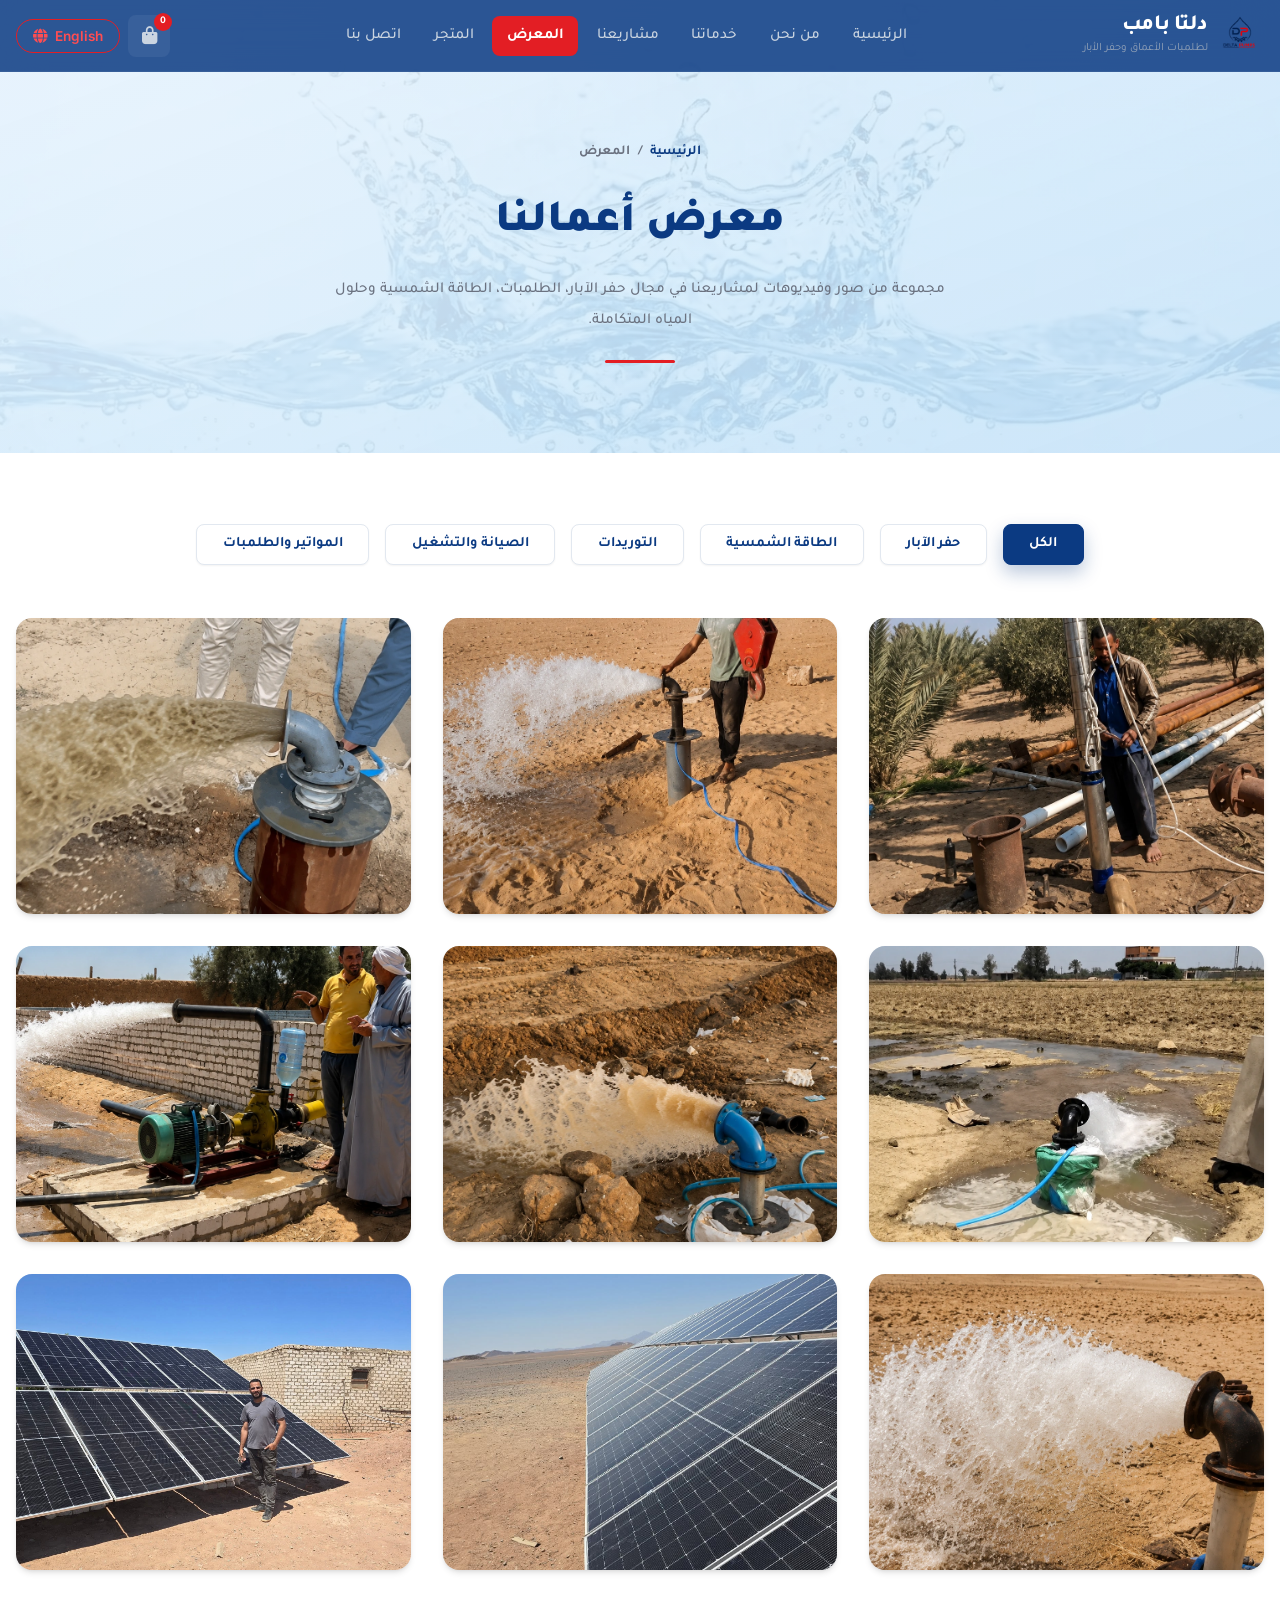
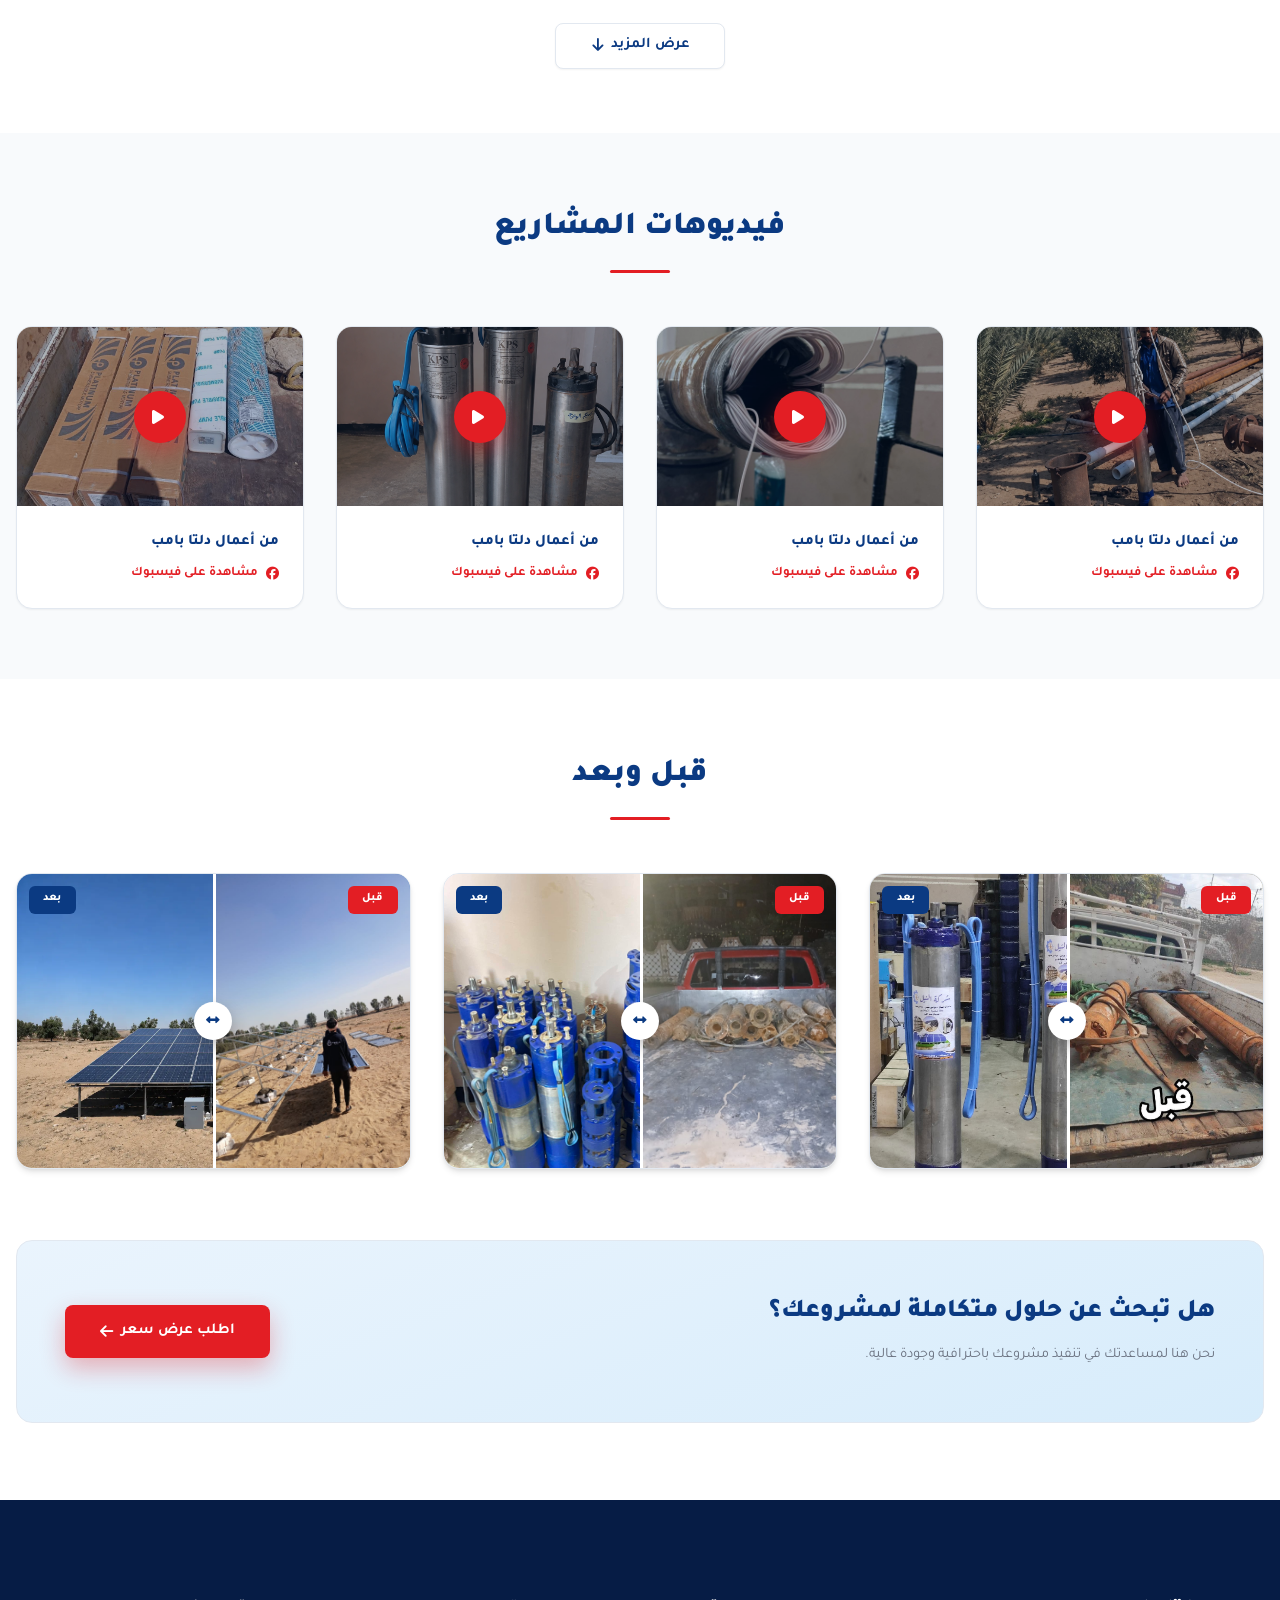
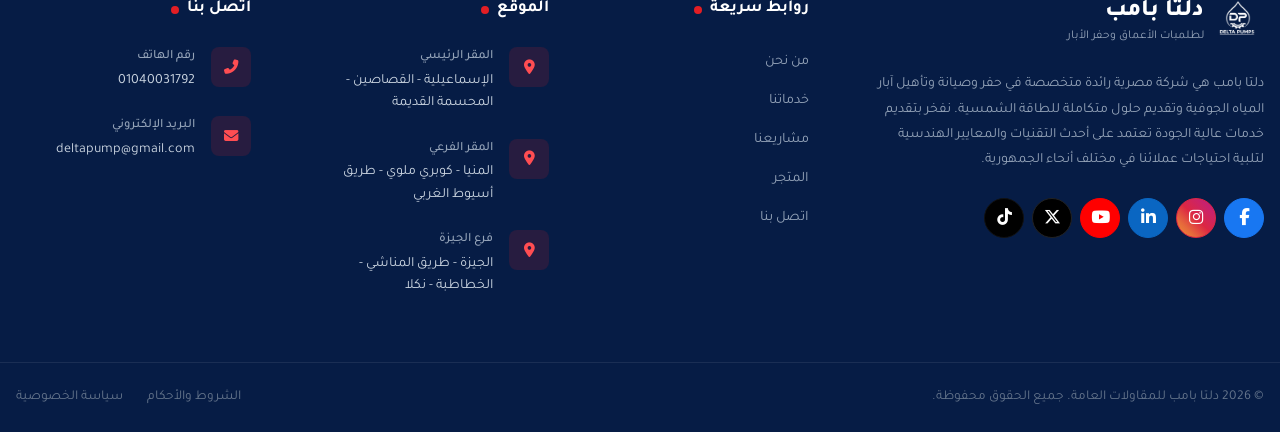
<file: gallery.html>
<!doctype html>
<html lang="ar" dir="rtl">
  <head>
    <meta charset="UTF-8" />
    <meta name="viewport" content="width=device-width, initial-scale=1.0" />
    <meta
      name="description"
      content="معرض أعمال دلتا بامب - صور وفيديوهات لمشاريع حفر الآبار، الطلمبات، الطاقة الشمسية وحلول المياه المتكاملة."
    />
    <title>معرض أعمالنا | دلتا بامب لطلمبات الأعماق وحفر الآبار</title>

    <link rel="preconnect" href="https://fonts.googleapis.com" />
    <link rel="preconnect" href="https://fonts.gstatic.com" crossorigin />
    <link
      href="https://fonts.googleapis.com/css2?family=Tajawal:wght@300;400;500;700;800;900&family=Inter:wght@300;400;500;600;700;800&display=swap"
      rel="stylesheet"
    />
    <link
      rel="stylesheet"
      href="https://cdnjs.cloudflare.com/ajax/libs/font-awesome/6.5.1/css/all.min.css"
    />

    <link rel="stylesheet" href="css/styles.css" />
    <link rel="stylesheet" href="css/gallery.css" />
  </head>

  <body>
    <!-- ============ HEADER ============ -->
    <header id="main-header" class="header">
      <div class="container">
        <nav class="navbar">
          <a href="/" class="logo" id="logo">
            <img
              src="assets/images/logo.png"
              alt="Delta Pump Logo"
              class="logo-img"
            />
            <div class="logo-text">
              <span class="logo-name" data-ar="دلتا بامب" data-en="Delta Pump"
                >دلتا بامب</span
              >
              <span
                class="logo-tagline"
                data-ar="لطلمبات الأعماق وحفر الأبار"
                data-en="Deep Well Pumps & Well Drilling"
                >لطلمبات الأعماق وحفر الأبار</span
              >
            </div>
          </a>
          <ul class="nav-links" id="nav-links">
            <li>
              <a
                href="/"
                class="nav-link"
                data-ar="الرئيسية"
                data-en="Home"
                >الرئيسية</a
              >
            </li>
            <li>
              <a
                href="/about"
                class="nav-link"
                data-ar="من نحن"
                data-en="About Us"
                >من نحن</a
              >
            </li>
            <li>
              <a
                href="/services"
                class="nav-link"
                data-ar="خدماتنا"
                data-en="Services"
                >خدماتنا</a
              >
            </li>
            <li>
              <a
                href="/projects"
                class="nav-link"
                data-ar="مشاريعنا"
                data-en="Projects"
                >مشاريعنا</a
              >
            </li>
            <li>
              <a
                href="/gallery"
                class="nav-link active"
                data-ar="المعرض"
                data-en="Gallery"
                >المعرض</a
              >
            </li>
            <li>
              <a
                href="/store"
                class="nav-link"
                data-ar="المتجر"
                data-en="Store"
                >المتجر</a
              >
            </li>
            <li>
              <a
                href="/contact"
                class="nav-link"
                data-ar="اتصل بنا"
                data-en="Contact"
                >اتصل بنا</a
              >
            </li>
          </ul>
          <div class="nav-actions">
            <button class="cart-btn" id="cart-btn" aria-label="Shopping Cart">
              <i class="fas fa-shopping-bag"></i>
              <span class="cart-count">0</span>
            </button>
            <button class="lang-btn" id="lang-toggle">
              <span class="lang-text">English</span>
              <i class="fas fa-globe"></i>
            </button>
            <button
              class="mobile-toggle"
              id="mobile-toggle"
              aria-label="Toggle Menu"
            >
              <span class="hamburger-line"></span>
              <span class="hamburger-line"></span>
              <span class="hamburger-line"></span>
            </button>
          </div>
        </nav>
      </div>
    </header>

    <!-- ============ GALLERY HERO ============ -->
    <section class="gallery-hero">
      <div class="gallery-hero-bg"></div>
      <div class="container">
        <div class="gallery-hero-content">
          <nav class="gallery-breadcrumb">
            <a href="/" data-ar="الرئيسية" data-en="Home">الرئيسية</a>
            <span class="sep">/</span>
            <span class="current" data-ar="المعرض" data-en="Gallery"
              >المعرض</span
            >
          </nav>
          <h1
            class="gallery-hero-title"
            data-ar="معرض أعمالنا"
            data-en="Our Work Gallery"
          >
            معرض أعمالنا
          </h1>
          <p
            class="gallery-hero-subtitle"
            data-ar="مجموعة من صور وفيديوهات لمشاريعنا في مجال حفر الآبار، الطلمبات، الطاقة الشمسية وحلول المياه المتكاملة."
            data-en="A collection of photos and videos from our projects in well drilling, pumps, solar energy and integrated water solutions."
          >
            مجموعة من صور وفيديوهات لمشاريعنا في مجال حفر الآبار، الطلمبات،
            الطاقة الشمسية وحلول المياه المتكاملة.
          </p>
          <div class="gallery-hero-underline"></div>
        </div>
      </div>
    </section>

    <!-- ============ FILTERS + GRID ============ -->
    <section class="gallery-section">
      <div class="container">
        <div class="gallery-filters" id="gallery-filters">
          <button
            class="gallery-filter active"
            data-filter="all"
            data-ar="الكل"
            data-en="All"
          >
            الكل
          </button>
          <button
            class="gallery-filter"
            data-filter="well"
            data-ar="حفر الآبار"
            data-en="Well Drilling"
          >
            حفر الآبار
          </button>
          <button
            class="gallery-filter"
            data-filter="solar"
            data-ar="الطاقة الشمسية"
            data-en="Solar Energy"
          >
            الطاقة الشمسية
          </button>
          <button
            class="gallery-filter"
            data-filter="supplies"
            data-ar="التوريدات"
            data-en="Supplies"
          >
            التوريدات
          </button>
          <button
            class="gallery-filter"
            data-filter="restoration"
            data-ar="الصيانة والتشغيل"
            data-en="Maintenance & Operation"
          >
            الصيانة والتشغيل
          </button>
          <button
            class="gallery-filter"
            data-filter="motors"
            data-ar="المواتير والطلمبات"
            data-en="Motors & Pumps"
          >
            المواتير والطلمبات
          </button>
        </div>

        <div class="gallery-grid" id="gallery-grid">
          <button
            class="gallery-item"
            data-cat="well"
            data-index="0"
            aria-label="حفر الآبار — دلتا بامب (1)"
          >
            <img
              src="assets/images/gallery/well/well 1.webp"
              alt="حفر الآبار — دلتا بامب (1)"
              loading="lazy"
            />
            <span class="gallery-item-zoom"
              ><i class="fas fa-magnifying-glass-plus"></i
            ></span>
          </button>
          <button
            class="gallery-item"
            data-cat="well"
            data-index="1"
            aria-label="حفر الآبار — دلتا بامب (2)"
          >
            <img
              src="assets/images/gallery/well/well 2.webp"
              alt="حفر الآبار — دلتا بامب (2)"
              loading="lazy"
            />
            <span class="gallery-item-zoom"
              ><i class="fas fa-magnifying-glass-plus"></i
            ></span>
          </button>
          <button
            class="gallery-item"
            data-cat="well"
            data-index="2"
            aria-label="حفر الآبار — دلتا بامب (3)"
          >
            <img
              src="assets/images/gallery/well/well 3.webp"
              alt="حفر الآبار — دلتا بامب (3)"
              loading="lazy"
            />
            <span class="gallery-item-zoom"
              ><i class="fas fa-magnifying-glass-plus"></i
            ></span>
          </button>
          <button
            class="gallery-item"
            data-cat="well"
            data-index="3"
            aria-label="حفر الآبار — دلتا بامب (4)"
          >
            <img
              src="assets/images/gallery/well/well 4.webp"
              alt="حفر الآبار — دلتا بامب (4)"
              loading="lazy"
            />
            <span class="gallery-item-zoom"
              ><i class="fas fa-magnifying-glass-plus"></i
            ></span>
          </button>
          <button
            class="gallery-item"
            data-cat="well"
            data-index="4"
            aria-label="حفر الآبار — دلتا بامب (5)"
          >
            <img
              src="assets/images/gallery/well/well 5.webp"
              alt="حفر الآبار — دلتا بامب (5)"
              loading="lazy"
            />
            <span class="gallery-item-zoom"
              ><i class="fas fa-magnifying-glass-plus"></i
            ></span>
          </button>
          <button
            class="gallery-item"
            data-cat="well"
            data-index="5"
            aria-label="حفر الآبار — دلتا بامب (6)"
          >
            <img
              src="assets/images/gallery/well/well 6.webp"
              alt="حفر الآبار — دلتا بامب (6)"
              loading="lazy"
            />
            <span class="gallery-item-zoom"
              ><i class="fas fa-magnifying-glass-plus"></i
            ></span>
          </button>
          <button
            class="gallery-item"
            data-cat="well"
            data-index="6"
            aria-label="حفر الآبار — دلتا بامب (7)"
          >
            <img
              src="assets/images/gallery/well/well 7.webp"
              alt="حفر الآبار — دلتا بامب (7)"
              loading="lazy"
            />
            <span class="gallery-item-zoom"
              ><i class="fas fa-magnifying-glass-plus"></i
            ></span>
          </button>
          <button
            class="gallery-item"
            data-cat="solar"
            data-index="7"
            aria-label="الطاقة الشمسية — دلتا بامب (1)"
          >
            <img
              src="assets/images/gallery/solar panels/solar panel 1.jpg"
              alt="الطاقة الشمسية — دلتا بامب (1)"
              loading="lazy"
            />
            <span class="gallery-item-zoom"
              ><i class="fas fa-magnifying-glass-plus"></i
            ></span>
          </button>
          <button
            class="gallery-item"
            data-cat="solar"
            data-index="8"
            aria-label="الطاقة الشمسية — دلتا بامب (2)"
          >
            <img
              src="assets/images/gallery/solar panels/solar panel 2.jpg"
              alt="الطاقة الشمسية — دلتا بامب (2)"
              loading="lazy"
            />
            <span class="gallery-item-zoom"
              ><i class="fas fa-magnifying-glass-plus"></i
            ></span>
          </button>
          <button
            class="gallery-item"
            data-cat="solar"
            data-index="9"
            aria-label="الطاقة الشمسية — دلتا بامب (3)"
          >
            <img
              src="assets/images/gallery/solar panels/solar panel 3.jpeg"
              alt="الطاقة الشمسية — دلتا بامب (3)"
              loading="lazy"
            />
            <span class="gallery-item-zoom"
              ><i class="fas fa-magnifying-glass-plus"></i
            ></span>
          </button>
          <button
            class="gallery-item"
            data-cat="solar"
            data-index="10"
            aria-label="الطاقة الشمسية — دلتا بامب (4)"
          >
            <img
              src="assets/images/gallery/solar panels/solar panel 4.jpeg"
              alt="الطاقة الشمسية — دلتا بامب (4)"
              loading="lazy"
            />
            <span class="gallery-item-zoom"
              ><i class="fas fa-magnifying-glass-plus"></i
            ></span>
          </button>
          <button
            class="gallery-item"
            data-cat="solar"
            data-index="11"
            aria-label="الطاقة الشمسية — دلتا بامب (5)"
          >
            <img
              src="assets/images/gallery/solar panels/solar panel 5.jpeg"
              alt="الطاقة الشمسية — دلتا بامب (5)"
              loading="lazy"
            />
            <span class="gallery-item-zoom"
              ><i class="fas fa-magnifying-glass-plus"></i
            ></span>
          </button>
          <button
            class="gallery-item"
            data-cat="solar"
            data-index="12"
            aria-label="الطاقة الشمسية — دلتا بامب (6)"
          >
            <img
              src="assets/images/gallery/solar panels/solar panel 6.jpeg"
              alt="الطاقة الشمسية — دلتا بامب (6)"
              loading="lazy"
            />
            <span class="gallery-item-zoom"
              ><i class="fas fa-magnifying-glass-plus"></i
            ></span>
          </button>
          <button
            class="gallery-item"
            data-cat="supplies"
            data-index="13"
            aria-label="التوريدات — دلتا بامب (1)"
          >
            <img
              src="assets/images/gallery/supplies/supplie 1.jpg"
              alt="التوريدات — دلتا بامب (1)"
              loading="lazy"
            />
            <span class="gallery-item-zoom"
              ><i class="fas fa-magnifying-glass-plus"></i
            ></span>
          </button>
          <button
            class="gallery-item"
            data-cat="supplies"
            data-index="14"
            aria-label="التوريدات — دلتا بامب (2)"
          >
            <img
              src="assets/images/gallery/supplies/supplie 2.jpeg"
              alt="التوريدات — دلتا بامب (2)"
              loading="lazy"
            />
            <span class="gallery-item-zoom"
              ><i class="fas fa-magnifying-glass-plus"></i
            ></span>
          </button>
          <button
            class="gallery-item"
            data-cat="supplies"
            data-index="15"
            aria-label="التوريدات — دلتا بامب (3)"
          >
            <img
              src="assets/images/gallery/supplies/supplie 3.jpeg"
              alt="التوريدات — دلتا بامب (3)"
              loading="lazy"
            />
            <span class="gallery-item-zoom"
              ><i class="fas fa-magnifying-glass-plus"></i
            ></span>
          </button>
          <button
            class="gallery-item"
            data-cat="supplies"
            data-index="16"
            aria-label="التوريدات — دلتا بامب (4)"
          >
            <img
              src="assets/images/gallery/supplies/supplie 4.jpeg"
              alt="التوريدات — دلتا بامب (4)"
              loading="lazy"
            />
            <span class="gallery-item-zoom"
              ><i class="fas fa-magnifying-glass-plus"></i
            ></span>
          </button>
          <button
            class="gallery-item"
            data-cat="restoration"
            data-index="17"
            aria-label="الصيانة والتشغيل — دلتا بامب (1)"
          >
            <img
              src="assets/images/gallery/restoration/repair 1.jpg"
              alt="الصيانة والتشغيل — دلتا بامب (1)"
              loading="lazy"
            />
            <span class="gallery-item-zoom"
              ><i class="fas fa-magnifying-glass-plus"></i
            ></span>
          </button>
          <button
            class="gallery-item"
            data-cat="restoration"
            data-index="18"
            aria-label="الصيانة والتشغيل — دلتا بامب (2)"
          >
            <img
              src="assets/images/gallery/restoration/repair 2.jpeg"
              alt="الصيانة والتشغيل — دلتا بامب (2)"
              loading="lazy"
            />
            <span class="gallery-item-zoom"
              ><i class="fas fa-magnifying-glass-plus"></i
            ></span>
          </button>
          <button
            class="gallery-item"
            data-cat="restoration"
            data-index="19"
            aria-label="الصيانة والتشغيل — دلتا بامب (3)"
          >
            <img
              src="assets/images/gallery/restoration/repair 3.jpg"
              alt="الصيانة والتشغيل — دلتا بامب (3)"
              loading="lazy"
            />
            <span class="gallery-item-zoom"
              ><i class="fas fa-magnifying-glass-plus"></i
            ></span>
          </button>
          <button
            class="gallery-item"
            data-cat="restoration"
            data-index="20"
            aria-label="الصيانة والتشغيل — دلتا بامب (4)"
          >
            <img
              src="assets/images/gallery/restoration/repair 4.jpeg"
              alt="الصيانة والتشغيل — دلتا بامب (4)"
              loading="lazy"
            />
            <span class="gallery-item-zoom"
              ><i class="fas fa-magnifying-glass-plus"></i
            ></span>
          </button>
          <button
            class="gallery-item"
            data-cat="restoration"
            data-index="21"
            aria-label="الصيانة والتشغيل — دلتا بامب (5)"
          >
            <img
              src="assets/images/gallery/restoration/repair 5.jpeg"
              alt="الصيانة والتشغيل — دلتا بامب (5)"
              loading="lazy"
            />
            <span class="gallery-item-zoom"
              ><i class="fas fa-magnifying-glass-plus"></i
            ></span>
          </button>
          <button
            class="gallery-item"
            data-cat="restoration"
            data-index="22"
            aria-label="الصيانة والتشغيل — دلتا بامب (6)"
          >
            <img
              src="assets/images/gallery/restoration/repair 6.jpeg"
              alt="الصيانة والتشغيل — دلتا بامب (6)"
              loading="lazy"
            />
            <span class="gallery-item-zoom"
              ><i class="fas fa-magnifying-glass-plus"></i
            ></span>
          </button>
          <button
            class="gallery-item"
            data-cat="motors"
            data-index="23"
            aria-label="المواتير والطلمبات — دلتا بامب (1)"
          >
            <img
              src="assets/images/gallery/motors/motor 1.webp"
              alt="المواتير والطلمبات — دلتا بامب (1)"
              loading="lazy"
            />
            <span class="gallery-item-zoom"
              ><i class="fas fa-magnifying-glass-plus"></i
            ></span>
          </button>
          <button
            class="gallery-item"
            data-cat="motors"
            data-index="24"
            aria-label="المواتير والطلمبات — دلتا بامب (2)"
          >
            <img
              src="assets/images/gallery/motors/motor 2.webp"
              alt="المواتير والطلمبات — دلتا بامب (2)"
              loading="lazy"
            />
            <span class="gallery-item-zoom"
              ><i class="fas fa-magnifying-glass-plus"></i
            ></span>
          </button>
          <button
            class="gallery-item"
            data-cat="motors"
            data-index="25"
            aria-label="المواتير والطلمبات — دلتا بامب (3)"
          >
            <img
              src="assets/images/gallery/motors/motor 3.jpg"
              alt="المواتير والطلمبات — دلتا بامب (3)"
              loading="lazy"
            />
            <span class="gallery-item-zoom"
              ><i class="fas fa-magnifying-glass-plus"></i
            ></span>
          </button>
          <button
            class="gallery-item"
            data-cat="motors"
            data-index="26"
            aria-label="المواتير والطلمبات — دلتا بامب (4)"
          >
            <img
              src="assets/images/gallery/motors/motor 4.jpg"
              alt="المواتير والطلمبات — دلتا بامب (4)"
              loading="lazy"
            />
            <span class="gallery-item-zoom"
              ><i class="fas fa-magnifying-glass-plus"></i
            ></span>
          </button>
          <button
            class="gallery-item"
            data-cat="motors"
            data-index="27"
            aria-label="المواتير والطلمبات — دلتا بامب (5)"
          >
            <img
              src="assets/images/gallery/motors/motor 5.jpeg"
              alt="المواتير والطلمبات — دلتا بامب (5)"
              loading="lazy"
            />
            <span class="gallery-item-zoom"
              ><i class="fas fa-magnifying-glass-plus"></i
            ></span>
          </button>
          <button
            class="gallery-item"
            data-cat="motors"
            data-index="28"
            aria-label="المواتير والطلمبات — دلتا بامب (6)"
          >
            <img
              src="assets/images/gallery/motors/motor 6.jpeg"
              alt="المواتير والطلمبات — دلتا بامب (6)"
              loading="lazy"
            />
            <span class="gallery-item-zoom"
              ><i class="fas fa-magnifying-glass-plus"></i
            ></span>
          </button>
          <button
            class="gallery-item"
            data-cat="motors"
            data-index="29"
            aria-label="المواتير والطلمبات — دلتا بامب (7)"
          >
            <img
              src="assets/images/gallery/motors/motor 7.webp"
              alt="المواتير والطلمبات — دلتا بامب (7)"
              loading="lazy"
            />
            <span class="gallery-item-zoom"
              ><i class="fas fa-magnifying-glass-plus"></i
            ></span>
          </button>
        </div>

        <div class="gallery-more-wrap">
          <button class="btn-gallery-more" id="gallery-more">
            <span data-ar="عرض المزيد" data-en="Show More">عرض المزيد</span>
            <i class="fas fa-arrow-down"></i>
          </button>
        </div>
      </div>
    </section>

    <!-- ============ VIDEOS ============ -->
    <section class="gallery-videos-section">
      <div class="container">
        <div class="gallery-section-header">
          <h2
            class="gallery-section-title"
            data-ar="فيديوهات المشاريع"
            data-en="Project Videos"
          >
            فيديوهات المشاريع
          </h2>
          <div class="gallery-title-underline"></div>
        </div>

        <div class="gallery-videos-grid">
          <article class="video-card">
            <button
              class="video-thumb"
              data-reel="1138302197683702"
              data-url="https://www.facebook.com/reel/1138302197683702"
              aria-label="من أعمال دلتا بامب — فيديو 2"
            >
              <img
                src="assets/images/gallery/well/well 1.webp"
                alt="من أعمال دلتا بامب — فيديو 2"
                loading="lazy"
              />
              <span class="video-play"><i class="fas fa-play"></i></span>
            </button>
            <div class="video-body">
              <h3
                id="video2"
                class="video-title"
                data-ar="من أعمال دلتا بامب "
                data-en="Delta Pump at work — Video 2"
              >
                من أعمال دلتا بامب
              </h3>
              <a
                class="video-link"
                href="https://www.facebook.com/reel/1138302197683702"
                target="_blank"
                rel="noopener noreferrer"
              >
                <i class="fab fa-facebook"></i>
                <span data-ar="مشاهدة على فيسبوك" data-en="Watch on Facebook"
                  >مشاهدة على فيسبوك</span
                >
              </a>
            </div>
          </article>
          <article class="video-card">
            <button
              class="video-thumb"
              data-reel="28409910628624316"
              data-url="https://www.facebook.com/reel/28409910628624316"
              aria-label="من أعمال دلتا بامب — فيديو 3"
            >
              <img
                src="assets/images/gallery/restoration/repair 1.jpg"
                alt="من أعمال دلتا بامب"
                loading="lazy"
              />
              <span class="video-play"><i class="fas fa-play"></i></span>
            </button>
            <div class="video-body">
              <h3
                class="video-title"
                data-ar="من أعمال دلتا بامب"
                data-en="Delta Pump at work — Video 3"
              >
                من أعمال دلتا بامب
              </h3>
              <a
                class="video-link"
                href="https://www.facebook.com/reel/28409910628624316"
                target="_blank"
                rel="noopener noreferrer"
              >
                <i class="fab fa-facebook"></i>
                <span data-ar="مشاهدة على فيسبوك" data-en="Watch on Facebook"
                  >مشاهدة على فيسبوك</span
                >
              </a>
            </div>
          </article>
          <article class="video-card">
            <button
              class="video-thumb"
              data-reel="2145580065859392"
              data-url="https://www.facebook.com/reel/2145580065859392"
              aria-label="من أعمال دلتا بامب"
            >
              <img
                src="assets/images/gallery/motors/motor 1.webp"
                alt="من أعمال دلتا بامب"
                loading="lazy"
              />
              <span class="video-play"><i class="fas fa-play"></i></span>
            </button>
            <div class="video-body">
              <h3
                class="video-title"
                data-ar="من أعمال دلتا بامب"
                data-en="Delta Pump at work — Video 4"
              >
                من أعمال دلتا بامب
              </h3>
              <a
                class="video-link"
                href="https://www.facebook.com/reel/2145580065859392"
                target="_blank"
                rel="noopener noreferrer"
              >
                <i class="fab fa-facebook"></i>
                <span data-ar="مشاهدة على فيسبوك" data-en="Watch on Facebook"
                  >مشاهدة على فيسبوك</span
                >
              </a>
            </div>
          </article>
          <article class="video-card">
            <button
              class="video-thumb"
              data-reel="1270680004087315"
              data-url="https://www.facebook.com/reel/1270680004087315"
              aria-label="من أعمال دلتا بامب"
            >
              <img
                src="assets/images/gallery/supplies/supplie 1.jpg"
                alt="من أعمال دلتا بامب "
                loading="lazy"
              />
              <span class="video-play"><i class="fas fa-play"></i></span>
            </button>
            <div class="video-body">
              <h3
                class="video-title"
                data-ar="من أعمال دلتا بامب"
                data-en="Delta Pump at work — Video 5"
              >
                من أعمال دلتا بامب
              </h3>
              <a
                class="video-link"
                href="https://www.facebook.com/reel/1270680004087315"
                target="_blank"
                rel="noopener noreferrer"
              >
                <i class="fab fa-facebook"></i>
                <span data-ar="مشاهدة على فيسبوك" data-en="Watch on Facebook"
                  >مشاهدة على فيسبوك</span
                >
              </a>
            </div>
          </article>
        </div>
      </div>
    </section>

    <!-- ============ BEFORE / AFTER ============ -->
    <section class="gallery-ba-section">
      <div class="container">
        <div class="gallery-section-header">
          <h2
            class="gallery-section-title"
            data-ar="قبل وبعد"
            data-en="Before & After"
          >
            قبل وبعد
          </h2>
          <div class="gallery-title-underline"></div>
        </div>

        <div class="gallery-ba-grid">
          <div class="ba-card">
            <div class="ba-compare" data-ba="0">
              <img
                class="ba-after"
                src="assets/images/gallery/before and after/after 1.jpg"
                alt="بعد"
                loading="lazy"
              />
              <div class="ba-before-wrap">
                <img
                  class="ba-before"
                  src="assets/images/gallery/before and after/before 1.jpg"
                  alt="قبل"
                  loading="lazy"
                />
              </div>
              <span class="ba-tag ba-tag-before" data-ar="قبل" data-en="Before"
                >قبل</span
              >
              <span class="ba-tag ba-tag-after" data-ar="بعد" data-en="After"
                >بعد</span
              >
              <input
                class="ba-range"
                type="range"
                min="0"
                max="100"
                value="50"
                aria-label="before after slider"
              />
              <span class="ba-handle"><i class="fas fa-left-right"></i></span>
            </div>
          </div>
          <div class="ba-card">
            <div class="ba-compare" data-ba="1">
              <img
                class="ba-after"
                src="assets/images/gallery/before and after/after 2.jpg"
                alt="بعد"
                loading="lazy"
              />
              <div class="ba-before-wrap">
                <img
                  class="ba-before"
                  src="assets/images/gallery/before and after/before 2.jpeg"
                  alt="قبل"
                  loading="lazy"
                />
              </div>
              <span class="ba-tag ba-tag-before" data-ar="قبل" data-en="Before"
                >قبل</span
              >
              <span class="ba-tag ba-tag-after" data-ar="بعد" data-en="After"
                >بعد</span
              >
              <input
                class="ba-range"
                type="range"
                min="0"
                max="100"
                value="50"
                aria-label="before after slider"
              />
              <span class="ba-handle"><i class="fas fa-left-right"></i></span>
            </div>
          </div>
          <div class="ba-card">
            <div class="ba-compare" data-ba="2">
              <img
                class="ba-after"
                src="assets/images/gallery/before and after/after 3.webp"
                alt="بعد"
                loading="lazy"
              />
              <div class="ba-before-wrap">
                <img
                  class="ba-before"
                  src="assets/images/gallery/before and after/before 3.jpeg"
                  alt="قبل"
                  loading="lazy"
                />
              </div>
              <span class="ba-tag ba-tag-before" data-ar="قبل" data-en="Before"
                >قبل</span
              >
              <span class="ba-tag ba-tag-after" data-ar="بعد" data-en="After"
                >بعد</span
              >
              <input
                class="ba-range"
                type="range"
                min="0"
                max="100"
                value="50"
                aria-label="before after slider"
              />
              <span class="ba-handle"><i class="fas fa-left-right"></i></span>
            </div>
          </div>
        </div>
      </div>
    </section>

    <!-- ============ CTA ============ -->
    <section class="gallery-cta-section">
      <div class="container">
        <div class="gallery-cta">
          <div class="gallery-cta-text">
            <h2
              data-ar="هل تبحث عن حلول متكاملة لمشروعك؟"
              data-en="Looking for integrated solutions for your project?"
            >
              هل تبحث عن حلول متكاملة لمشروعك؟
            </h2>
            <p
              data-ar="نحن هنا لمساعدتك في تنفيذ مشروعك باحترافية وجودة عالية."
              data-en="We are here to help you deliver your project professionally and to a high standard."
            >
              نحن هنا لمساعدتك في تنفيذ مشروعك باحترافية وجودة عالية.
            </p>
          </div>
          <a href="/contact" class="btn-gallery-cta">
            <span data-ar="اطلب عرض سعر" data-en="Request a Quote"
              >اطلب عرض سعر</span
            >
            <i class="fas fa-arrow-left"></i>
          </a>
        </div>
      </div>
    </section>

    <!-- ============ LIGHTBOX ============ -->
    <div
      class="gallery-lightbox"
      id="gallery-lightbox"
      role="dialog"
      aria-modal="true"
      hidden
    >
      <button class="lightbox-close" id="lightbox-close" aria-label="Close">
        <i class="fas fa-xmark"></i>
      </button>
      <button
        class="lightbox-nav lightbox-prev"
        id="lightbox-prev"
        aria-label="Previous"
      >
        <i class="fas fa-chevron-right"></i>
      </button>
      <button
        class="lightbox-nav lightbox-next"
        id="lightbox-next"
        aria-label="Next"
      >
        <i class="fas fa-chevron-left"></i>
      </button>
      <div class="lightbox-stage" id="lightbox-stage"></div>
      <p class="lightbox-caption" id="lightbox-caption"></p>
    </div>

    <!-- ============ FOOTER ============ -->
    <footer id="contact" class="footer">
      <div class="container">
        <div class="footer-grid">
          <div class="footer-col footer-about">
            <a href="/" class="footer-logo">
              <img
                src="assets/images/logo.png"
                alt="Delta Pump Logo"
                class="footer-logo-img"
              />
              <div class="footer-logo-text">
                <span
                  class="footer-logo-name"
                  data-ar="دلتا بامب"
                  data-en="Delta Pump"
                  >دلتا بامب</span
                >
                <span
                  class="footer-logo-tagline"
                  data-ar="لطلمبات الأعماق وحفر الأبار"
                  data-en="Deep Well Pumps & Well Drilling"
                  >لطلمبات الأعماق وحفر الأبار</span
                >
              </div>
            </a>
            <p
              class="footer-desc"
              data-ar="دلتا بامب هي شركة مصرية رائدة متخصصة في حفر وصيانة وتأهيل آبار المياه الجوفية وتقديم حلول متكاملة للطاقة الشمسية. نفخر بتقديم خدمات عالية الجودة تعتمد على أحدث التقنيات والمعايير الهندسية لتلبية احتياجات عملائنا في مختلف أنحاء الجمهورية."
              data-en="Delta Pump is a leading Egyptian company specializing in drilling, maintaining and rehabilitating groundwater wells and providing integrated solar energy solutions. We pride ourselves on providing high-quality services based on the latest technologies and engineering standards to meet our clients' needs across the country."
            >
              دلتا بامب هي شركة مصرية رائدة متخصصة في حفر وصيانة وتأهيل آبار
              المياه الجوفية وتقديم حلول متكاملة للطاقة الشمسية. نفخر بتقديم
              خدمات عالية الجودة تعتمد على أحدث التقنيات والمعايير الهندسية
              لتلبية احتياجات عملائنا في مختلف أنحاء الجمهورية.
            </p>
            <div class="footer-social">
              <a href="https://www.facebook.com/profile.php?id=61563485170555" target="_blank" rel="noopener noreferrer" class="social-link" aria-label="Facebook"
                ><i class="fab fa-facebook-f"></i
              ></a>
              <a href="#" class="social-link" aria-label="Instagram"
                ><i class="fab fa-instagram"></i
              ></a>
              <a href="#" class="social-link" aria-label="LinkedIn"
                ><i class="fab fa-linkedin-in"></i
              ></a>
              <a href="#" class="social-link" aria-label="YouTube"
                ><i class="fab fa-youtube"></i
              ></a>
              <a href="#" class="social-link" aria-label="X (Twitter)"
                ><i class="fab fa-x-twitter"></i
              ></a>
              <a href="#" class="social-link" aria-label="TikTok"
                ><i class="fab fa-tiktok"></i
              ></a>
            </div>
          </div>
          <div class="footer-col">
            <h3
              class="footer-heading"
              data-ar="روابط سريعة"
              data-en="Quick Links"
            >
              <span class="heading-dot"></span>روابط سريعة
            </h3>
            <ul class="footer-links">
              <li>
                <a href="/about" data-ar="من نحن" data-en="About Us"
                  >من نحن</a
                >
              </li>
              <li>
                <a href="/services" data-ar="خدماتنا" data-en="Our Services"
                  >خدماتنا</a
                >
              </li>
              <li>
                <a
                  href="/projects"
                  data-ar="مشاريعنا"
                  data-en="Our Projects"
                  >مشاريعنا</a
                >
              </li>
              <li>
                <a href="/store" data-ar="المتجر" data-en="Store">المتجر</a>
              </li>
              <li>
                <a href="/contact" data-ar="اتصل بنا" data-en="Contact Us"
                  >اتصل بنا</a
                >
              </li>
            </ul>
          </div>
          <div class="footer-col">
            <h3 class="footer-heading" data-ar="الموقع" data-en="Location">
              <span class="heading-dot"></span>الموقع
            </h3>
            <div class="footer-contact-list">
              <div class="contact-item">
                <div class="contact-icon">
                  <i class="fas fa-map-marker-alt"></i>
                </div>
                <div class="contact-text">
                  <span
                    class="contact-label"
                    data-ar="المقر الرئيسي"
                    data-en="Main Office"
                    >المقر الرئيسي</span
                  >
                  <p
                    data-ar="الإسماعيلية - القصاصين - المحسمة القديمة"
                    data-en="Ismailia - El Qassasin - Old Mahsama"
                  >
                    الإسماعيلية - القصاصين - المحسمة القديمة
                  </p>
                </div>
              </div>
              <div class="contact-item">
                <div class="contact-icon">
                  <i class="fas fa-map-marker-alt"></i>
                </div>
                <div class="contact-text">
                  <span
                    class="contact-label"
                    data-ar="المقر الفرعي"
                    data-en="Branch Office"
                    >المقر الفرعي</span
                  >
                  <p
                    data-ar="المنيا - كوبري ملوي - طريق أسيوط الغربي"
                    data-en="Minya - Mallawi Bridge - Western Assiut Road"
                  >
                    المنيا - كوبري ملوي - طريق أسيوط الغربي
                  </p>
                </div>
              </div>
              <div class="contact-item">
                <div class="contact-icon">
                  <i class="fas fa-map-marker-alt"></i>
                </div>
                <div class="contact-text">
                  <span
                    class="contact-label"
                    data-ar="فرع الجيزة"
                    data-en="Giza Branch"
                    >فرع الجيزة</span
                  >
                  <p
                    data-ar="الجيزة - طريق المناشي - الخطاطبة - نكلا"
                    data-en="Giza - El Manashi Road - El Khatatba - Nekla"
                  >
                    الجيزة - طريق المناشي - الخطاطبة - نكلا
                  </p>
                </div>
              </div>
            </div>
          </div>
          <div class="footer-col">
            <h3 class="footer-heading" data-ar="اتصل بنا" data-en="Contact Us">
              <span class="heading-dot"></span>اتصل بنا
            </h3>
            <div class="footer-contact-list">
              <div class="contact-item">
                <div class="contact-icon"><i class="fas fa-phone-alt"></i></div>
                <div class="contact-text">
                  <span
                    class="contact-label"
                    data-ar="رقم الهاتف"
                    data-en="Phone Number"
                    >رقم الهاتف</span
                  >
                  <a href="tel:01040031792" dir="ltr">01040031792</a>
                </div>
              </div>
              <div class="contact-item">
                <div class="contact-icon"><i class="fas fa-envelope"></i></div>
                <div class="contact-text">
                  <span
                    class="contact-label"
                    data-ar="البريد الإلكتروني"
                    data-en="Email"
                    >البريد الإلكتروني</span
                  >
                  <a href="mailto:deltapump@gmail.com" dir="ltr"
                    >deltapump@gmail.com</a
                  >
                </div>
              </div>
            </div>
          </div>
        </div>
      </div>
      <div class="footer-bottom">
        <div class="container">
          <div class="footer-bottom-content">
            <p
              class="copyright"
              data-ar="© 2026 دلتا بامب للمقاولات العامة. جميع الحقوق محفوظة."
              data-en="© 2026 Delta Pump General Contracting. All rights reserved."
            >
              © 2026 دلتا بامب للمقاولات العامة. جميع الحقوق محفوظة.
            </p>
            <div class="footer-bottom-links">
              <a href="#" data-ar="الشروط والأحكام" data-en="Terms & Conditions"
                >الشروط والأحكام</a
              >
              <a href="#" data-ar="سياسة الخصوصية" data-en="Privacy Policy"
                >سياسة الخصوصية</a
              >
            </div>
          </div>
        </div>
      </div>
    </footer>

    <!-- WhatsApp -->

    <script src="js/script.js"></script>
    <script src="js/gallery.js"></script>
  </body>
</html>
</file>
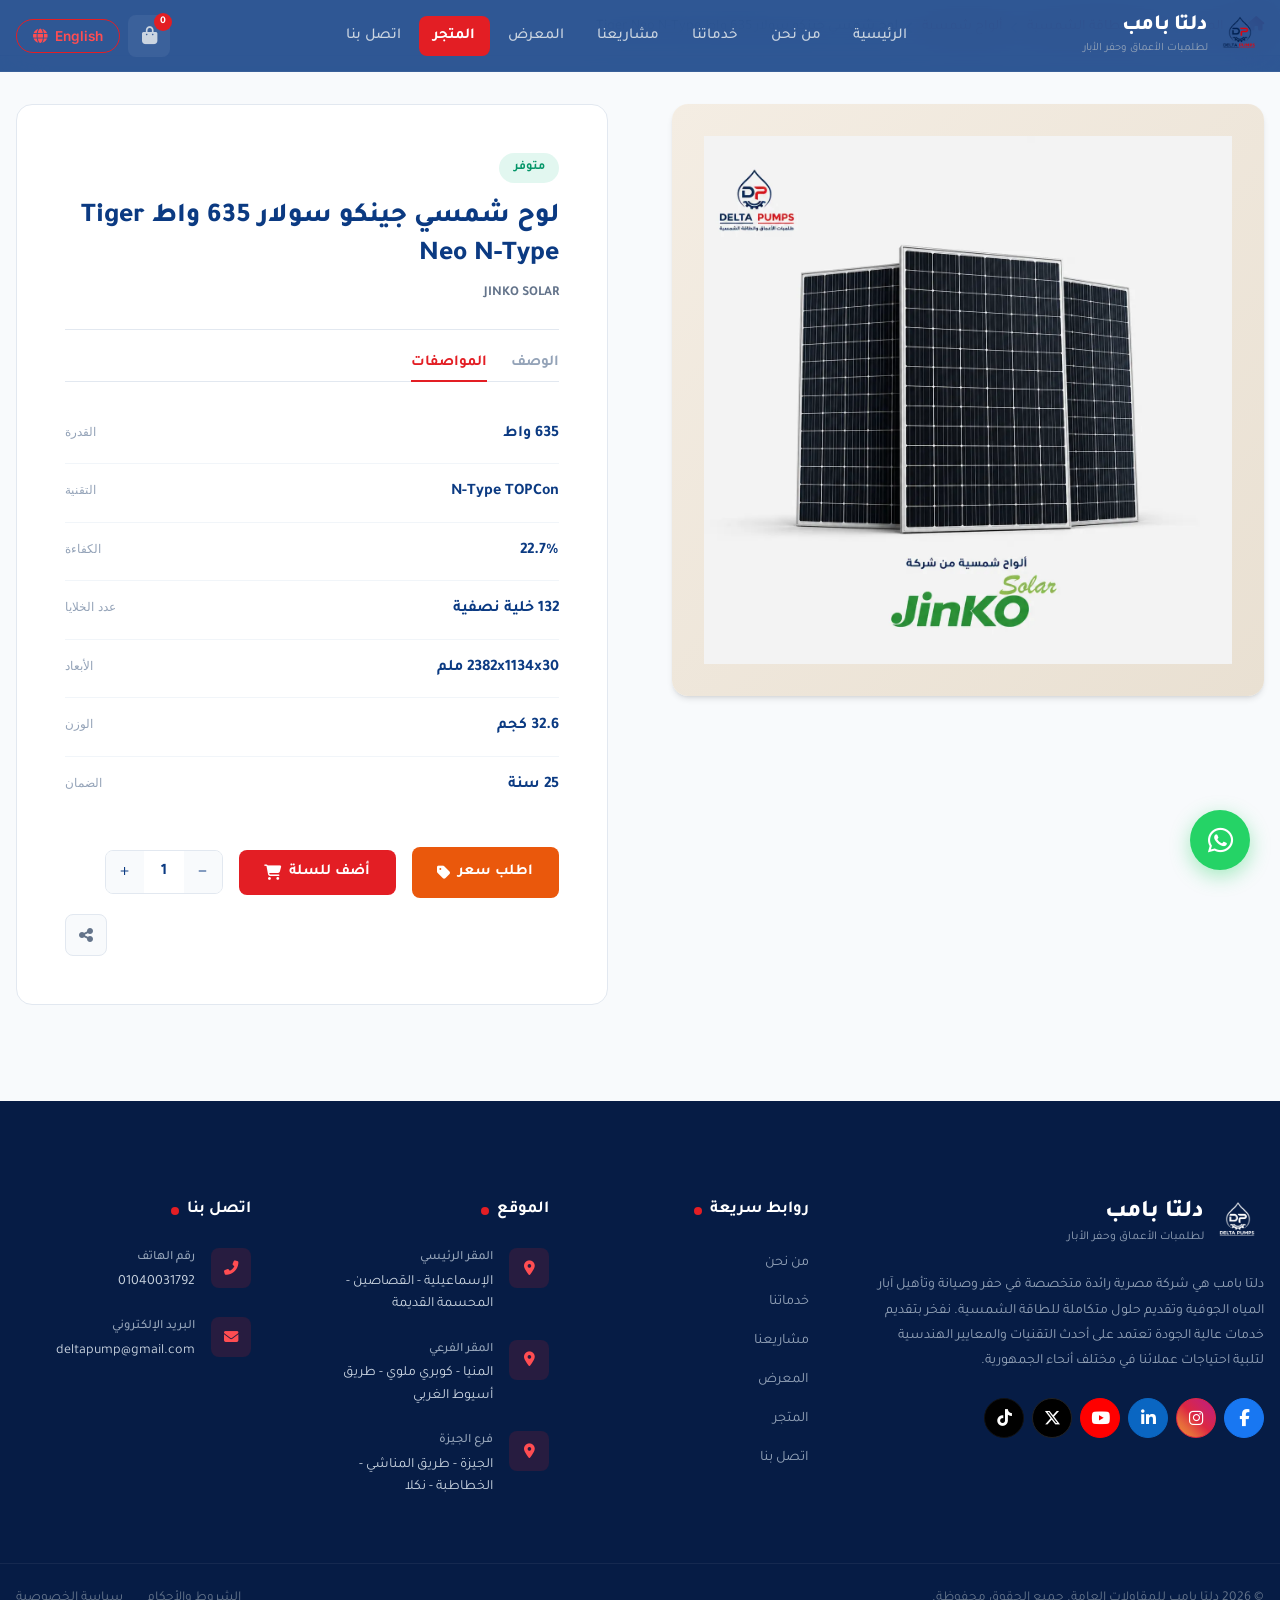
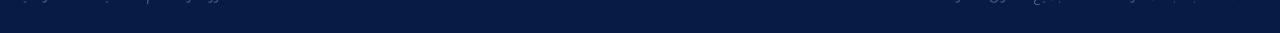
<file: product.html>
<!DOCTYPE html>
<html lang="ar" dir="rtl">
<head>
    <meta charset="UTF-8">
    <meta name="viewport" content="width=device-width, initial-scale=1.0">
    <meta name="description" content="تفاصيل المنتج - دلتا بامب لطلمبات الأعماق وحفر الأبار.">
    <title id="page-title">المتجر | دلتا بامب لطلمبات الأعماق وحفر الأبار</title>

    <link rel="preconnect" href="https://fonts.googleapis.com">
    <link rel="preconnect" href="https://fonts.gstatic.com" crossorigin>
    <link href="https://fonts.googleapis.com/css2?family=Tajawal:wght@300;400;500;700;800;900&family=Inter:wght@300;400;500;600;700;800&display=swap" rel="stylesheet">
    <link rel="stylesheet" href="https://cdnjs.cloudflare.com/ajax/libs/font-awesome/6.5.1/css/all.min.css">

    <link rel="stylesheet" href="css/styles.css">
    <link rel="stylesheet" href="css/store.css">
    <link rel="stylesheet" href="css/store-catalog.css">
</head>
<body>

    <!-- ============ HEADER ============ -->
    <header id="main-header" class="header">
        <div class="container">
            <nav class="navbar">
                <a href="/" class="logo" id="logo">
                    <img src="assets/images/logo.png" alt="Delta Pump Logo" class="logo-img">
                    <div class="logo-text">
                        <span class="logo-name" data-ar="دلتا بامب" data-en="Delta Pump">دلتا بامب</span>
                        <span class="logo-tagline" data-ar="لطلمبات الأعماق وحفر الأبار" data-en="Deep Well Pumps & Well Drilling">لطلمبات الأعماق وحفر الأبار</span>
                    </div>
                </a>
                <ul class="nav-links" id="nav-links">
                    <li><a href="/" class="nav-link" data-ar="الرئيسية" data-en="Home">الرئيسية</a></li>
                    <li><a href="/about" class="nav-link" data-ar="من نحن" data-en="About Us">من نحن</a></li>
                    <li>
                        <a href="/services" class="nav-link" data-ar="خدماتنا" data-en="Services">خدماتنا</a>
                    </li>
                    <li><a href="/projects" class="nav-link" data-ar="مشاريعنا" data-en="Projects">مشاريعنا</a></li>
                    <li><a href="/gallery" class="nav-link" data-ar="المعرض" data-en="Gallery">المعرض</a></li>
                    <li><a href="/store" class="nav-link active" data-ar="المتجر" data-en="Store">المتجر</a></li>
                    <li><a href="/contact" class="nav-link" data-ar="اتصل بنا" data-en="Contact">اتصل بنا</a></li>
                </ul>
                <div class="nav-actions">
                    <button class="cart-btn" id="cart-btn" aria-label="Shopping Cart">
                        <i class="fas fa-shopping-bag"></i>
                        <span class="cart-count">0</span>
                    </button>
                    <button class="lang-btn" id="lang-toggle">
                        <span class="lang-text">English</span>
                        <i class="fas fa-globe"></i>
                    </button>
                    <button class="mobile-toggle" id="mobile-toggle" aria-label="Toggle Menu">
                        <span class="hamburger-line"></span>
                        <span class="hamburger-line"></span>
                        <span class="hamburger-line"></span>
                    </button>
                </div>
            </nav>
        </div>
    </header>

    <!-- ============ BREADCRUMB ============ -->
    <div class="breadcrumb-container product-breadcrumb-container">
        <div class="container">
            <div class="breadcrumb-bar" id="product-breadcrumb">
                <a href="/"><i class="fas fa-home"></i></a>
                <i class="fas fa-chevron-left breadcrumb-separator"></i>
                <a href="/store" data-ar="المتجر" data-en="Store">المتجر</a>
                <i class="fas fa-chevron-left breadcrumb-separator"></i>
                <a href="#" id="breadcrumb-section">&nbsp;</a>
                <i class="fas fa-chevron-left breadcrumb-separator"></i>
                <a href="#" id="breadcrumb-subcategory">&nbsp;</a>
                <i class="fas fa-chevron-left breadcrumb-separator"></i>
                <span id="breadcrumb-product">&nbsp;</span>
            </div>
        </div>
    </div>

    <!-- ============ PRODUCT DETAIL ============ -->
    <section class="product-detail-section">
        <div class="container">
            <div class="product-detail-grid">

                <!-- Product Image -->
                <div class="product-image-col">
                    <div class="product-image-frame">
                        <img id="product-image" src="" alt="">
                    </div>
                </div>

                <!-- Product Info -->
                <div class="product-info-col">
                    <span class="product-availability-badge" id="product-availability">&nbsp;</span>
                    <h1 class="product-title" id="product-title">&nbsp;</h1>
                    <span class="product-brand" id="product-brand">&nbsp;</span>

                    <div class="product-divider"></div>

                    <!-- Tabs -->
                    <div class="product-tabs">
                        <button class="product-tab" id="tab-description" data-ar="الوصف" data-en="Description">الوصف</button>
                        <button class="product-tab active" id="tab-specs" data-ar="المواصفات" data-en="Specifications">المواصفات</button>
                    </div>

                    <!-- Tab Panels -->
                    <div class="product-tab-panel" id="panel-description" hidden>
                        <p id="product-description"></p>
                    </div>
                    <div class="product-tab-panel active" id="panel-specs">
                        <div class="product-specs-table" id="product-specs-table"></div>
                        <div class="product-extra-table" id="product-extra-table"></div>
                    </div>

                    <!-- Actions -->
                    <div class="product-actions">
                        <button class="product-add-cart-btn" id="add-cart-btn">
                            <span data-ar="أضف للسلة" data-en="Add to Cart">أضف للسلة</span>
                            <i class="fas fa-shopping-cart"></i>
                        </button>
                        <div class="product-qty-stepper">
                            <button class="qty-btn" id="qty-decrease" aria-label="Decrease quantity">−</button>
                            <span class="qty-value" id="qty-value">1</span>
                            <button class="qty-btn" id="qty-increase" aria-label="Increase quantity">+</button>
                        </div>
                        <a href="/contact" class="product-quote-btn" id="quote-btn">
                            <span data-ar="اطلب سعر" data-en="Request Quote">اطلب سعر</span>
                            <i class="fas fa-tag"></i>
                        </a>
                        <button class="product-share-btn" id="share-btn" aria-label="Share">
                            <i class="fas fa-share-alt"></i>
                        </button>
                    </div>
                </div>

            </div>
        </div>
    </section>

    <!-- ============ FOOTER ============ -->
    <footer id="contact" class="footer">
        <div class="container">
            <div class="footer-grid">
                <div class="footer-col footer-about">
                    <a href="/" class="footer-logo">
                        <img src="assets/images/logo.png" alt="Delta Pump Logo" class="footer-logo-img">
                        <div class="footer-logo-text">
                            <span class="footer-logo-name" data-ar="دلتا بامب" data-en="Delta Pump">دلتا بامب</span>
                            <span class="footer-logo-tagline" data-ar="لطلمبات الأعماق وحفر الأبار" data-en="Deep Well Pumps & Well Drilling">لطلمبات الأعماق وحفر الأبار</span>
                        </div>
                    </a>
                    <p class="footer-desc" data-ar="دلتا بامب هي شركة مصرية رائدة متخصصة في حفر وصيانة وتأهيل آبار المياه الجوفية وتقديم حلول متكاملة للطاقة الشمسية. نفخر بتقديم خدمات عالية الجودة تعتمد على أحدث التقنيات والمعايير الهندسية لتلبية احتياجات عملائنا في مختلف أنحاء الجمهورية." data-en="Delta Pump is a leading Egyptian company specializing in drilling, maintaining and rehabilitating groundwater wells and providing integrated solar energy solutions. We pride ourselves on providing high-quality services based on the latest technologies and engineering standards to meet our clients' needs across the country.">
                        دلتا بامب هي شركة مصرية رائدة متخصصة في حفر وصيانة وتأهيل آبار المياه الجوفية وتقديم حلول متكاملة للطاقة الشمسية. نفخر بتقديم خدمات عالية الجودة تعتمد على أحدث التقنيات والمعايير الهندسية لتلبية احتياجات عملائنا في مختلف أنحاء الجمهورية.
                    </p>
                    <div class="footer-social">
                        <a href="https://www.facebook.com/profile.php?id=61563485170555" target="_blank" rel="noopener noreferrer" class="social-link" aria-label="Facebook"><i class="fab fa-facebook-f"></i></a>
                        <a href="#" class="social-link" aria-label="Instagram"><i class="fab fa-instagram"></i></a>
                        <a href="#" class="social-link" aria-label="LinkedIn"><i class="fab fa-linkedin-in"></i></a>
                        <a href="#" class="social-link" aria-label="YouTube"><i class="fab fa-youtube"></i></a>
                        <a href="#" class="social-link" aria-label="X (Twitter)"><i class="fab fa-x-twitter"></i></a>
                        <a href="#" class="social-link" aria-label="TikTok"><i class="fab fa-tiktok"></i></a>
                    </div>
                </div>
                <div class="footer-col">
                    <h3 class="footer-heading" data-ar="روابط سريعة" data-en="Quick Links"><span class="heading-dot"></span>روابط سريعة</h3>
                    <ul class="footer-links">
                        <li><a href="/about" data-ar="من نحن" data-en="About Us">من نحن</a></li>
                        <li><a href="/services" data-ar="خدماتنا" data-en="Our Services">خدماتنا</a></li>
                        <li><a href="/projects" data-ar="مشاريعنا" data-en="Our Projects">مشاريعنا</a></li>
                        <li><a href="/gallery" data-ar="المعرض" data-en="Gallery">المعرض</a></li>
                        <li><a href="/store" data-ar="المتجر" data-en="Store">المتجر</a></li>
                        <li><a href="/contact" data-ar="اتصل بنا" data-en="Contact Us">اتصل بنا</a></li>
                    </ul>
                </div>
                <div class="footer-col">
                    <h3 class="footer-heading" data-ar="الموقع" data-en="Location"><span class="heading-dot"></span>الموقع</h3>
                    <div class="footer-contact-list">
                        <div class="contact-item">
                            <div class="contact-icon"><i class="fas fa-map-marker-alt"></i></div>
                            <div class="contact-text">
                                <span class="contact-label" data-ar="المقر الرئيسي" data-en="Main Office">المقر الرئيسي</span>
                                <p data-ar="الإسماعيلية - القصاصين - المحسمة القديمة" data-en="Ismailia - El Qassasin - Old Mahsama">الإسماعيلية - القصاصين - المحسمة القديمة</p>
                            </div>
                        </div>
                        <div class="contact-item">
                            <div class="contact-icon"><i class="fas fa-map-marker-alt"></i></div>
                            <div class="contact-text">
                                <span class="contact-label" data-ar="المقر الفرعي" data-en="Branch Office">المقر الفرعي</span>
                                <p data-ar="المنيا - كوبري ملوي - طريق أسيوط الغربي" data-en="Minya - Mallawi Bridge - Western Assiut Road">المنيا - كوبري ملوي - طريق أسيوط الغربي</p>
                            </div>
                        </div>
                        <div class="contact-item">
                            <div class="contact-icon"><i class="fas fa-map-marker-alt"></i></div>
                            <div class="contact-text">
                                <span class="contact-label" data-ar="فرع الجيزة" data-en="Giza Branch">فرع الجيزة</span>
                                <p data-ar="الجيزة - طريق المناشي - الخطاطبة - نكلا" data-en="Giza - El Manashi Road - El Khatatba - Nekla">الجيزة - طريق المناشي - الخطاطبة - نكلا</p>
                            </div>
                        </div>
                    </div>
                </div>
                <div class="footer-col">
                    <h3 class="footer-heading" data-ar="اتصل بنا" data-en="Contact Us"><span class="heading-dot"></span>اتصل بنا</h3>
                    <div class="footer-contact-list">
                        <div class="contact-item">
                            <div class="contact-icon"><i class="fas fa-phone-alt"></i></div>
                            <div class="contact-text">
                                <span class="contact-label" data-ar="رقم الهاتف" data-en="Phone Number">رقم الهاتف</span>
                                <a href="tel:01040031792" dir="ltr">01040031792</a>
                            </div>
                        </div>
                        <div class="contact-item">
                            <div class="contact-icon"><i class="fas fa-envelope"></i></div>
                            <div class="contact-text">
                                <span class="contact-label" data-ar="البريد الإلكتروني" data-en="Email">البريد الإلكتروني</span>
                                <a href="mailto:deltapump@gmail.com" dir="ltr">deltapump@gmail.com</a>
                            </div>
                        </div>
                    </div>
                </div>
            </div>
        </div>
        <div class="footer-bottom">
            <div class="container">
                <div class="footer-bottom-content">
                    <p class="copyright" data-ar="© 2026 دلتا بامب للمقاولات العامة. جميع الحقوق محفوظة." data-en="© 2026 Delta Pump General Contracting. All rights reserved.">© 2026 دلتا بامب للمقاولات العامة. جميع الحقوق محفوظة.</p>
                    <div class="footer-bottom-links">
                        <a href="#" data-ar="الشروط والأحكام" data-en="Terms & Conditions">الشروط والأحكام</a>
                        <a href="#" data-ar="سياسة الخصوصية" data-en="Privacy Policy">سياسة الخصوصية</a>
                    </div>
                </div>
            </div>
        </div>
    </footer>

    <!-- WhatsApp -->
    <a href="https://wa.me/201040031792" class="whatsapp-float" id="whatsapp-btn" target="_blank" rel="noopener noreferrer" aria-label="WhatsApp">
        <i class="fab fa-whatsapp"></i>
    </a>

    <script src="js/data/catalog-products.js"></script>
    <script src="js/script.js"></script>
    <script src="js/store-catalog.js"></script>
</body>
</html>
</file>
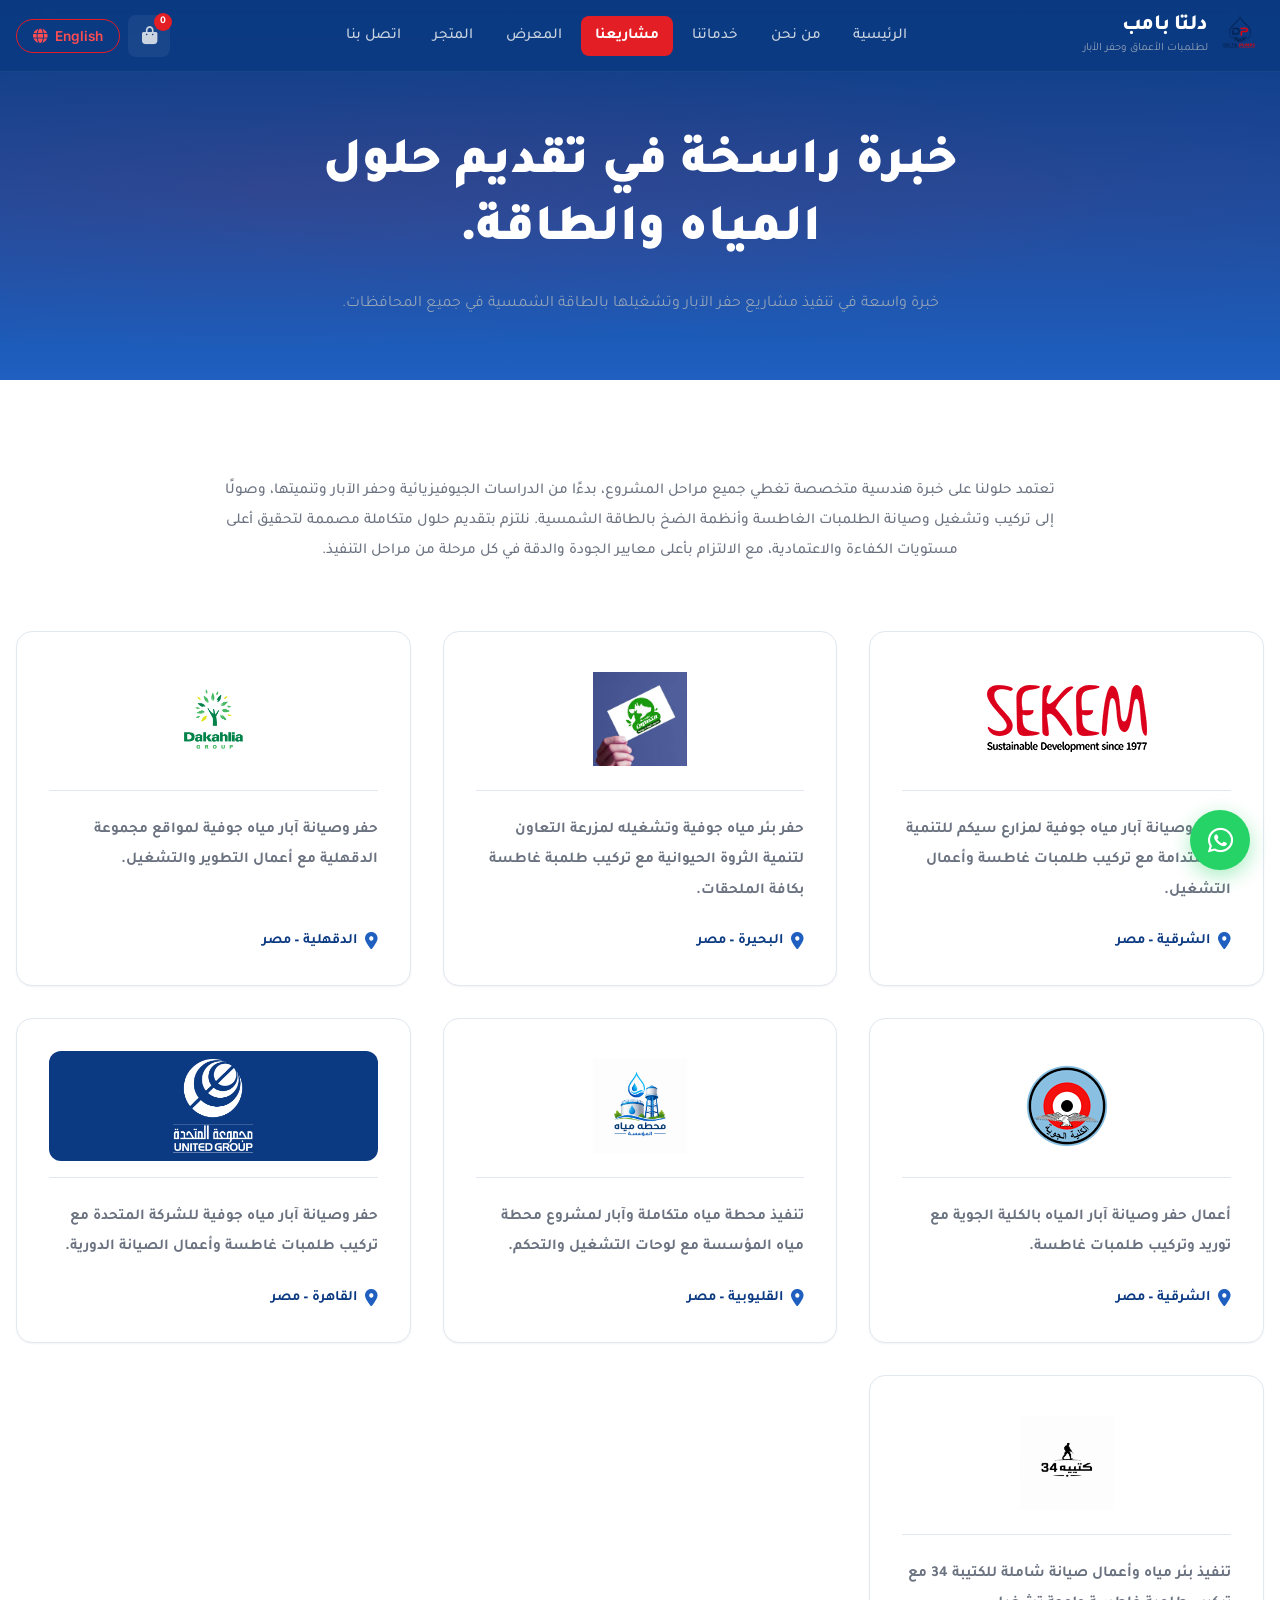
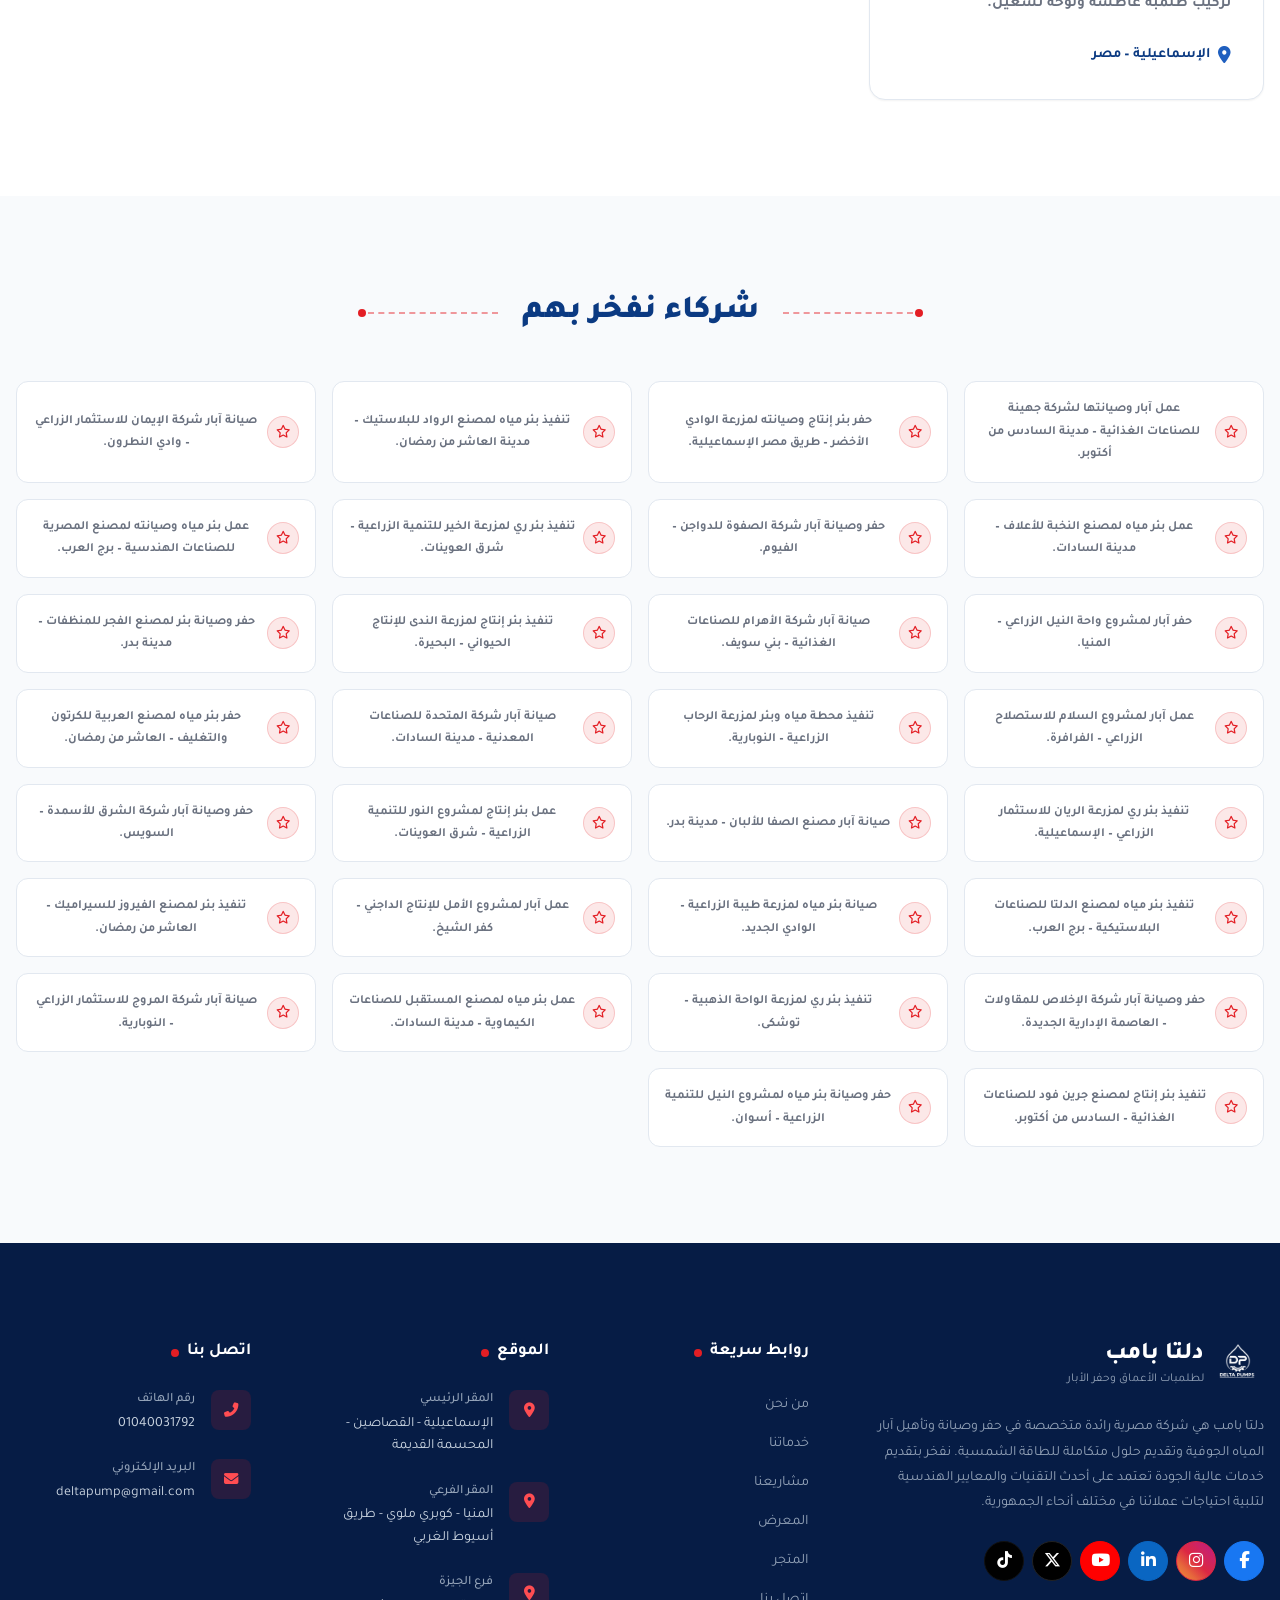
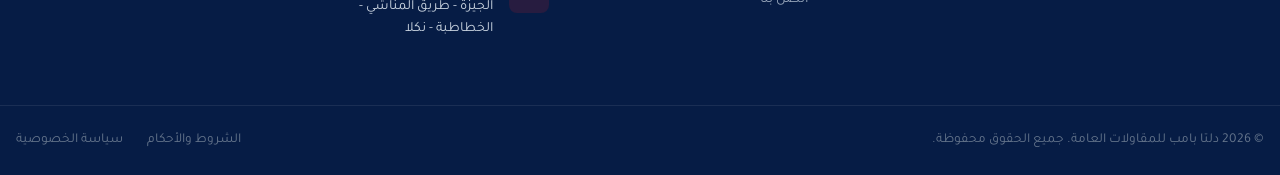
<file: projects.html>
<!doctype html>
<html lang="ar" dir="rtl">
  <head>
    <meta charset="UTF-8" />
    <meta name="viewport" content="width=device-width, initial-scale=1.0" />
    <meta
      name="description"
      content="مشاريعنا - دلتا بامب لطلمبات الأعماق وحفر الأبار. شركاء نفخر بهم"
    />
    <title>مشاريعنا | دلتا بامب لطلمبات الأعماق وحفر الأبار</title>

    <link rel="preconnect" href="https://fonts.googleapis.com" />
    <link rel="preconnect" href="https://fonts.gstatic.com" crossorigin />
    <link
      href="https://fonts.googleapis.com/css2?family=Tajawal:wght@300;400;500;700;800;900&family=Inter:wght@300;400;500;600;700;800&display=swap"
      rel="stylesheet"
    />
    <link
      rel="stylesheet"
      href="https://cdnjs.cloudflare.com/ajax/libs/font-awesome/6.5.1/css/all.min.css"
    />

    <link rel="stylesheet" href="css/styles.css" />
    <link rel="stylesheet" href="css/projects.css" />
  </head>
  <body>
    <!-- ============ HEADER ============ -->
    <header id="main-header" class="header scrolled">
      <div class="container">
        <nav class="navbar">
          <a href="/" class="logo" id="logo">
            <img
              src="assets/images/logo.png"
              alt="Delta Pump Logo"
              class="logo-img"
            />
            <div class="logo-text">
              <span class="logo-name" data-ar="دلتا بامب" data-en="Delta Pump"
                >دلتا بامب</span
              >
              <span
                class="logo-tagline"
                data-ar="لطلمبات الأعماق وحفر الأبار"
                data-en="Deep Well Pumps & Well Drilling"
                >لطلمبات الأعماق وحفر الأبار</span
              >
            </div>
          </a>
          <ul class="nav-links" id="nav-links">
            <li>
              <a
                href="/"
                class="nav-link"
                data-ar="الرئيسية"
                data-en="Home"
                >الرئيسية</a
              >
            </li>
            <li>
              <a
                href="/about"
                class="nav-link"
                data-ar="من نحن"
                data-en="About Us"
                >من نحن</a
              >
            </li>
            <li>
              <a
                href="/services"
                class="nav-link"
                data-ar="خدماتنا"
                data-en="Services"
                >خدماتنا</a
              >
            </li>
            <li>
              <a
                href="/projects"
                class="nav-link active"
                data-ar="مشاريعنا"
                data-en="Projects"
                >مشاريعنا</a
              >
            </li>
            <li>
              <a
                href="/gallery"
                class="nav-link"
                data-ar="المعرض"
                data-en="Gallery"
                >المعرض</a
              >
            </li>
            <li>
              <a
                href="/store"
                class="nav-link"
                data-ar="المتجر"
                data-en="Store"
                >المتجر</a
              >
            </li>
            <li>
              <a
                href="/contact"
                class="nav-link"
                data-ar="اتصل بنا"
                data-en="Contact"
                >اتصل بنا</a
              >
            </li>
          </ul>
          <div class="nav-actions">
            <button class="cart-btn" id="cart-btn" aria-label="Shopping Cart">
              <i class="fas fa-shopping-bag"></i>
              <span class="cart-count">0</span>
            </button>
            <button class="lang-btn" id="lang-toggle">
              <span class="lang-text">English</span>
              <i class="fas fa-globe"></i>
            </button>
            <button
              class="mobile-toggle"
              id="mobile-toggle"
              aria-label="Toggle Menu"
            >
              <span class="hamburger-line"></span>
              <span class="hamburger-line"></span>
              <span class="hamburger-line"></span>
            </button>
          </div>
        </nav>
      </div>
    </header>

    <!-- ============ PROJECTS HERO BANNER ============ -->
    <section class="projects-hero">
      <div class="projects-hero-bg"></div>
      <div class="container">
        <div class="projects-hero-content">
          <h1
            class="projects-hero-title"
            data-ar="خبرة راسخة في تقديم حلول المياه والطاقة."
            data-en="A Proven Track Record of Success in Water & Energy Solutions"
          >
            سجل حافل بالنجاح في حلول المياه والطاقة
          </h1>
          <p
            class="projects-hero-subtitle"
            data-ar="خبرة واسعة في تنفيذ مشاريع حفر الآبار وتشغيلها بالطاقة الشمسية في جميع المحافظات."
            data-en="We are proud to have delivered hundreds of successful water well drilling and solar operation projects across Egypt."
          >
            نفخر بتنفيذ مئات المشاريع الناجحة في مجال حفر آبار المياه وتشغيلها
            بالطاقة الشمسية في جميع أنحاء الجمهورية.
          </p>
        </div>
      </div>
    </section>

    <!-- ============ FEATURED PROJECTS SECTION ============ -->
    <section class="featured-projects-section">
      <div class="container">
        <p
          class="featured-projects-intro"
          data-ar="تعتمد حلولنا على خبرة هندسية متخصصة تغطي جميع مراحل المشروع، بدءًا من الدراسات الجيوفيزيائية وحفر الآبار وتنميتها، وصولًا إلى تركيب وتشغيل وصيانة الطلمبات الغاطسة وأنظمة الضخ بالطاقة الشمسية. نلتزم بتقديم حلول متكاملة مصممة لتحقيق أعلى مستويات الكفاءة والاعتمادية، مع الالتزام بأعلى معايير الجودة والدقة في كل مرحلة من مراحل التنفيذ."
          data-en="Every project is a testament to our expertise and commitment to quality. From precise geophysical studies to the maintenance and operation of submersible pumps, we guarantee integrated, sustainable solutions covering well drilling and development, water pumping systems, and solar energy — always adhering to the highest standards of precision and quality in every project we undertake."
        >
          كل مشروع هو شهادة على خبرتنا والتزامنا بالجودة. من الدراسات
          الجيوفيزيائية الدقيقة وحتى صيانة وتشغيل الطلمبات الغاطسة، نحن نضمن
          حلولاً متكاملة ومستدامة تشمل حفر الآبار وتنميتها، أنظمة ضخ المياه،
          والطاقة الشمسية. حيث نلتزم دوماً بأعلى معايير الدقة والجودة في كل
          مشروع نقوم به.
        </p>

        <div class="featured-projects-grid">
          <div class="featured-project-card">
            <div class="featured-project-image">
              <img
                src="assets/images/our project/SEKEM.png"
                alt="تنفيذ وصيانة آبار مياه جوفية لمزارع سيكم للتنمية المستدامة مع تركيب طلمبات غاطسة وأعمال التشغيل."
              />
            </div>
            <div class="featured-project-divider"></div>
            <p
              class="featured-project-desc"
              data-ar="تنفيذ وصيانة آبار مياه جوفية لمزارع سيكم للتنمية المستدامة مع تركيب طلمبات غاطسة وأعمال التشغيل."
              data-en="Drilling & maintaining groundwater wells for SEKEM sustainable development farms, with submersible pump installation and operation."
            >
              تنفيذ وصيانة آبار مياه جوفية لمزارع سيكم للتنمية المستدامة مع
              تركيب طلمبات غاطسة وأعمال التشغيل.
            </p>
            <div class="featured-project-location">
              <i class="fas fa-map-marker-alt"></i>
              <span data-ar="الشرقية – مصر" data-en="Sharqia – Egypt"
                >الشرقية – مصر</span
              >
            </div>
          </div>
          <div class="featured-project-card">
            <div class="featured-project-image">
              <img
                src="assets/images/our project/التعاون.jpg"
                alt="حفر بئر مياه جوفية وتشغيله لمزرعة التعاون لتنمية الثروة الحيوانية مع تركيب طلمبة غاطسة بكافة الملحقات."
              />
            </div>
            <div class="featured-project-divider"></div>
            <p
              class="featured-project-desc"
              data-ar="حفر بئر مياه جوفية وتشغيله لمزرعة التعاون لتنمية الثروة الحيوانية مع تركيب طلمبة غاطسة بكافة الملحقات."
              data-en="Drilling & operating a groundwater well for Al-Taawon Animal Wealth Farm, with a submersible pump and all accessories."
            >
              حفر بئر مياه جوفية وتشغيله لمزرعة التعاون لتنمية الثروة الحيوانية
              مع تركيب طلمبة غاطسة بكافة الملحقات.
            </p>
            <div class="featured-project-location">
              <i class="fas fa-map-marker-alt"></i>
              <span data-ar="البحيرة – مصر" data-en="Beheira – Egypt"
                >البحيرة – مصر</span
              >
            </div>
          </div>
          <div class="featured-project-card">
            <div class="featured-project-image">
              <img
                src="assets/images/our project/الدقهليه.png"
                alt="حفر وصيانة آبار مياه جوفية لمواقع مجموعة الدقهلية مع أعمال التطوير والتشغيل."
              />
            </div>
            <div class="featured-project-divider"></div>
            <p
              class="featured-project-desc"
              data-ar="حفر وصيانة آبار مياه جوفية لمواقع مجموعة الدقهلية مع أعمال التطوير والتشغيل."
              data-en="Drilling & maintaining groundwater wells for Dakahlia Group sites, with development and operation works."
            >
              حفر وصيانة آبار مياه جوفية لمواقع مجموعة الدقهلية مع أعمال التطوير
              والتشغيل.
            </p>
            <div class="featured-project-location">
              <i class="fas fa-map-marker-alt"></i>
              <span data-ar="الدقهلية – مصر" data-en="Dakahlia – Egypt"
                >الدقهلية – مصر</span
              >
            </div>
          </div>
          <div class="featured-project-card">
            <div class="featured-project-image">
              <img
                src="assets/images/our project/الكليه الجويه.png"
                alt="أعمال حفر وصيانة آبار المياه بالكلية الجوية مع توريد وتركيب طلمبات غاطسة."
              />
            </div>
            <div class="featured-project-divider"></div>
            <p
              class="featured-project-desc"
              data-ar="أعمال حفر وصيانة آبار المياه بالكلية الجوية مع توريد وتركيب طلمبات غاطسة."
              data-en="Well drilling & maintenance works for the Air Force Academy, with supply and installation of submersible pumps."
            >
              أعمال حفر وصيانة آبار المياه بالكلية الجوية مع توريد وتركيب طلمبات
              غاطسة.
            </p>
            <div class="featured-project-location">
              <i class="fas fa-map-marker-alt"></i>
              <span data-ar="الشرقية – مصر" data-en="Sharqia – Egypt"
                >الشرقية – مصر</span
              >
            </div>
          </div>
          <div class="featured-project-card">
            <div class="featured-project-image">
              <img
                src="assets/images/our project/المؤسسه.png"
                alt="تنفيذ محطة مياه متكاملة وآبار لمشروع محطة مياه المؤسسة مع لوحات التشغيل والتحكم."
              />
            </div>
            <div class="featured-project-divider"></div>
            <p
              class="featured-project-desc"
              data-ar="تنفيذ محطة مياه متكاملة وآبار لمشروع محطة مياه المؤسسة مع لوحات التشغيل والتحكم."
              data-en="Building an integrated water station and wells for El-Moassasa Water Station project, with control and operation panels."
            >
              تنفيذ محطة مياه متكاملة وآبار لمشروع محطة مياه المؤسسة مع لوحات
              التشغيل والتحكم.
            </p>
            <div class="featured-project-location">
              <i class="fas fa-map-marker-alt"></i>
              <span data-ar="القليوبية – مصر" data-en="Qalyubia – Egypt"
                >القليوبية – مصر</span
              >
            </div>
          </div>
          <div class="featured-project-card">
            <div
              class="featured-project-image"
              style="background: var(--color-primary, #0b3a82)"
            >
              <img
                src="assets/images/our project/المتحده.png"
                alt="حفر وصيانة آبار مياه جوفية للشركة المتحدة مع تركيب طلمبات غاطسة وأعمال الصيانة الدورية."
              />
            </div>
            <div class="featured-project-divider"></div>
            <p
              class="featured-project-desc"
              data-ar="حفر وصيانة آبار مياه جوفية للشركة المتحدة مع تركيب طلمبات غاطسة وأعمال الصيانة الدورية."
              data-en="Drilling & maintaining groundwater wells for The United Company, with submersible pumps and periodic maintenance."
            >
              حفر وصيانة آبار مياه جوفية للشركة المتحدة مع تركيب طلمبات غاطسة
              وأعمال الصيانة الدورية.
            </p>
            <div class="featured-project-location">
              <i class="fas fa-map-marker-alt"></i>
              <span data-ar="القاهرة – مصر" data-en="Cairo – Egypt"
                >القاهرة – مصر</span
              >
            </div>
          </div>
          <div class="featured-project-card">
            <div class="featured-project-image">
              <img
                src="assets/images/our project/كتيبه 34.png"
                alt="تنفيذ بئر مياه وأعمال صيانة شاملة للكتيبة 34 مع تركيب طلمبة غاطسة ولوحة تشغيل."
              />
            </div>
            <div class="featured-project-divider"></div>
            <p
              class="featured-project-desc"
              data-ar="تنفيذ بئر مياه وأعمال صيانة شاملة للكتيبة 34 مع تركيب طلمبة غاطسة ولوحة تشغيل."
              data-en="Water well construction and full maintenance works for Battalion 34, with a submersible pump and control panel."
            >
              تنفيذ بئر مياه وأعمال صيانة شاملة للكتيبة 34 مع تركيب طلمبة غاطسة
              ولوحة تشغيل.
            </p>
            <div class="featured-project-location">
              <i class="fas fa-map-marker-alt"></i>
              <span data-ar="الإسماعيلية – مصر" data-en="Ismailia – Egypt"
                >الإسماعيلية – مصر</span
              >
            </div>
          </div>
        </div>
      </div>
    </section>

    <!-- ============ PROJECTS SECTION ============ -->
    <section class="projects-page-section">
      <div class="container">
        <!-- Section Header -->
        <div class="projects-page-header">
          <div class="projects-title-row">
            <span class="title-deco"></span>
            <h2
              class="projects-page-title"
              data-ar="شركاء نفخر بهم"
              data-en="Partners We're Proud Of"
            >
              شركاء نفخر بهم
            </h2>
            <span class="title-deco"></span>
          </div>
        </div>

        <!-- Projects Grid -->
        <div class="projects-grid">
          <div class="project-card">
            <div class="project-star"><i class="far fa-star"></i></div>
            <p
              data-ar="عمل آبار وصيانتها لشركة جهينة للصناعات الغذائية – مدينة السادس من أكتوبر."
              data-en="Well drilling & maintenance for Juhayna Food Industries – 6th of October City."
            >
              عمل آبار وصيانتها لشركة جهينة للصناعات الغذائية – مدينة السادس من
              أكتوبر.
            </p>
          </div>

          <div class="project-card">
            <div class="project-star"><i class="far fa-star"></i></div>
            <p
              data-ar="حفر بئر إنتاج وصيانته لمزرعة الوادي الأخضر – طريق مصر الإسماعيلية."
              data-en="Drilling & maintaining a production well for Green Valley Farm – Cairo-Ismailia Road."
            >
              حفر بئر إنتاج وصيانته لمزرعة الوادي الأخضر – طريق مصر الإسماعيلية.
            </p>
          </div>

          <div class="project-card">
            <div class="project-star"><i class="far fa-star"></i></div>
            <p
              data-ar="تنفيذ بئر مياه لمصنع الرواد للبلاستيك – مدينة العاشر من رمضان."
              data-en="Water well construction for Al-Rowad Plastics Factory – 10th of Ramadan City."
            >
              تنفيذ بئر مياه لمصنع الرواد للبلاستيك – مدينة العاشر من رمضان.
            </p>
          </div>

          <div class="project-card">
            <div class="project-star"><i class="far fa-star"></i></div>
            <p
              data-ar="صيانة آبار شركة الإيمان للاستثمار الزراعي – وادي النطرون."
              data-en="Well maintenance for Al-Iman Agricultural Investment Co. – Wadi El Natroun."
            >
              صيانة آبار شركة الإيمان للاستثمار الزراعي – وادي النطرون.
            </p>
          </div>

          <div class="project-card">
            <div class="project-star"><i class="far fa-star"></i></div>
            <p
              data-ar="عمل بئر مياه لمصنع النخبة للأعلاف – مدينة السادات."
              data-en="Water well for Al-Nokhba Feed Factory – Sadat City."
            >
              عمل بئر مياه لمصنع النخبة للأعلاف – مدينة السادات.
            </p>
          </div>

          <div class="project-card">
            <div class="project-star"><i class="far fa-star"></i></div>
            <p
              data-ar="حفر وصيانة آبار شركة الصفوة للدواجن – الفيوم."
              data-en="Drilling & maintaining wells for Al-Safwa Poultry Co. – Fayoum."
            >
              حفر وصيانة آبار شركة الصفوة للدواجن – الفيوم.
            </p>
          </div>

          <div class="project-card">
            <div class="project-star"><i class="far fa-star"></i></div>
            <p
              data-ar="تنفيذ بئر ري لمزرعة الخير للتنمية الزراعية – شرق العوينات."
              data-en="Irrigation well for Al-Khair Agricultural Development Farm – East Oweinat."
            >
              تنفيذ بئر ري لمزرعة الخير للتنمية الزراعية – شرق العوينات.
            </p>
          </div>

          <div class="project-card">
            <div class="project-star"><i class="far fa-star"></i></div>
            <p
              data-ar="عمل بئر مياه وصيانته لمصنع المصرية للصناعات الهندسية – برج العرب."
              data-en="Water well & maintenance for the Egyptian Engineering Industries Factory – Borg El Arab."
            >
              عمل بئر مياه وصيانته لمصنع المصرية للصناعات الهندسية – برج العرب.
            </p>
          </div>

          <div class="project-card">
            <div class="project-star"><i class="far fa-star"></i></div>
            <p
              data-ar="حفر آبار لمشروع واحة النيل الزراعي – المنيا."
              data-en="Well drilling for the Nile Oasis Agricultural Project – Minya."
            >
              حفر آبار لمشروع واحة النيل الزراعي – المنيا.
            </p>
          </div>

          <div class="project-card">
            <div class="project-star"><i class="far fa-star"></i></div>
            <p
              data-ar="صيانة آبار شركة الأهرام للصناعات الغذائية – بني سويف."
              data-en="Well maintenance for Al-Ahram Food Industries Co. – Beni Suef."
            >
              صيانة آبار شركة الأهرام للصناعات الغذائية – بني سويف.
            </p>
          </div>

          <div class="project-card">
            <div class="project-star"><i class="far fa-star"></i></div>
            <p
              data-ar="تنفيذ بئر إنتاج لمزرعة الندى للإنتاج الحيواني – البحيرة."
              data-en="Production well for Al-Nada Animal Production Farm – Beheira."
            >
              تنفيذ بئر إنتاج لمزرعة الندى للإنتاج الحيواني – البحيرة.
            </p>
          </div>

          <div class="project-card">
            <div class="project-star"><i class="far fa-star"></i></div>
            <p
              data-ar="حفر وصيانة بئر لمصنع الفجر للمنظفات – مدينة بدر."
              data-en="Drilling & maintaining a well for Al-Fajr Detergents Factory – Badr City."
            >
              حفر وصيانة بئر لمصنع الفجر للمنظفات – مدينة بدر.
            </p>
          </div>

          <div class="project-card">
            <div class="project-star"><i class="far fa-star"></i></div>
            <p
              data-ar="عمل آبار لمشروع السلام للاستصلاح الزراعي – الفرافرة."
              data-en="Wells for Al-Salam Land Reclamation Project – Farafra."
            >
              عمل آبار لمشروع السلام للاستصلاح الزراعي – الفرافرة.
            </p>
          </div>

          <div class="project-card">
            <div class="project-star"><i class="far fa-star"></i></div>
            <p
              data-ar="تنفيذ محطة مياه وبئر لمزرعة الرحاب الزراعية – النوبارية."
              data-en="Water station & well for Al-Rehab Agricultural Farm – Noubaria."
            >
              تنفيذ محطة مياه وبئر لمزرعة الرحاب الزراعية – النوبارية.
            </p>
          </div>

          <div class="project-card">
            <div class="project-star"><i class="far fa-star"></i></div>
            <p
              data-ar="صيانة آبار شركة المتحدة للصناعات المعدنية – مدينة السادات."
              data-en="Well maintenance for United Metal Industries Co. – Sadat City."
            >
              صيانة آبار شركة المتحدة للصناعات المعدنية – مدينة السادات.
            </p>
          </div>

          <div class="project-card">
            <div class="project-star"><i class="far fa-star"></i></div>
            <p
              data-ar="حفر بئر مياه لمصنع العربية للكرتون والتغليف – العاشر من رمضان."
              data-en="Water well for Al-Arabia Carton & Packaging Factory – 10th of Ramadan."
            >
              حفر بئر مياه لمصنع العربية للكرتون والتغليف – العاشر من رمضان.
            </p>
          </div>

          <div class="project-card">
            <div class="project-star"><i class="far fa-star"></i></div>
            <p
              data-ar="تنفيذ بئر ري لمزرعة الريان للاستثمار الزراعي – الإسماعيلية."
              data-en="Irrigation well for Al-Rayyan Agricultural Investment Farm – Ismailia."
            >
              تنفيذ بئر ري لمزرعة الريان للاستثمار الزراعي – الإسماعيلية.
            </p>
          </div>

          <div class="project-card">
            <div class="project-star"><i class="far fa-star"></i></div>
            <p
              data-ar="صيانة آبار مصنع الصفا للألبان – مدينة بدر."
              data-en="Well maintenance for Al-Safa Dairy Factory – Badr City."
            >
              صيانة آبار مصنع الصفا للألبان – مدينة بدر.
            </p>
          </div>

          <div class="project-card">
            <div class="project-star"><i class="far fa-star"></i></div>
            <p
              data-ar="عمل بئر إنتاج لمشروع النور للتنمية الزراعية – شرق العوينات."
              data-en="Production well for Al-Nour Agricultural Development Project – East Oweinat."
            >
              عمل بئر إنتاج لمشروع النور للتنمية الزراعية – شرق العوينات.
            </p>
          </div>

          <div class="project-card">
            <div class="project-star"><i class="far fa-star"></i></div>
            <p
              data-ar="حفر وصيانة آبار شركة الشرق للأسمدة – السويس."
              data-en="Drilling & maintaining wells for Al-Sharq Fertilizers Co. – Suez."
            >
              حفر وصيانة آبار شركة الشرق للأسمدة – السويس.
            </p>
          </div>

          <div class="project-card">
            <div class="project-star"><i class="far fa-star"></i></div>
            <p
              data-ar="تنفيذ بئر مياه لمصنع الدلتا للصناعات البلاستيكية – برج العرب."
              data-en="Water well for Delta Plastic Industries Factory – Borg El Arab."
            >
              تنفيذ بئر مياه لمصنع الدلتا للصناعات البلاستيكية – برج العرب.
            </p>
          </div>

          <div class="project-card">
            <div class="project-star"><i class="far fa-star"></i></div>
            <p
              data-ar="صيانة بئر مياه لمزرعة طيبة الزراعية – الوادي الجديد."
              data-en="Water well maintenance for Tiba Agricultural Farm – New Valley."
            >
              صيانة بئر مياه لمزرعة طيبة الزراعية – الوادي الجديد.
            </p>
          </div>

          <div class="project-card">
            <div class="project-star"><i class="far fa-star"></i></div>
            <p
              data-ar="عمل آبار لمشروع الأمل للإنتاج الداجني – كفر الشيخ."
              data-en="Wells for Al-Amal Poultry Production Project – Kafr El Sheikh."
            >
              عمل آبار لمشروع الأمل للإنتاج الداجني – كفر الشيخ.
            </p>
          </div>

          <div class="project-card">
            <div class="project-star"><i class="far fa-star"></i></div>
            <p
              data-ar="تنفيذ بئر لمصنع الفيروز للسيراميك – العاشر من رمضان."
              data-en="Well construction for Al-Fayrouz Ceramics Factory – 10th of Ramadan."
            >
              تنفيذ بئر لمصنع الفيروز للسيراميك – العاشر من رمضان.
            </p>
          </div>

          <div class="project-card">
            <div class="project-star"><i class="far fa-star"></i></div>
            <p
              data-ar="حفر وصيانة آبار شركة الإخلاص للمقاولات – العاصمة الإدارية الجديدة."
              data-en="Drilling & maintaining wells for Al-Ikhlas Contracting Co. – New Administrative Capital."
            >
              حفر وصيانة آبار شركة الإخلاص للمقاولات – العاصمة الإدارية الجديدة.
            </p>
          </div>

          <div class="project-card">
            <div class="project-star"><i class="far fa-star"></i></div>
            <p
              data-ar="تنفيذ بئر ري لمزرعة الواحة الذهبية – توشكى."
              data-en="Irrigation well for the Golden Oasis Farm – Toshka."
            >
              تنفيذ بئر ري لمزرعة الواحة الذهبية – توشكى.
            </p>
          </div>

          <div class="project-card">
            <div class="project-star"><i class="far fa-star"></i></div>
            <p
              data-ar="عمل بئر مياه لمصنع المستقبل للصناعات الكيماوية – مدينة السادات."
              data-en="Water well for Al-Mostakbal Chemical Industries Factory – Sadat City."
            >
              عمل بئر مياه لمصنع المستقبل للصناعات الكيماوية – مدينة السادات.
            </p>
          </div>

          <div class="project-card">
            <div class="project-star"><i class="far fa-star"></i></div>
            <p
              data-ar="صيانة آبار شركة المروج للاستثمار الزراعي – النوبارية."
              data-en="Well maintenance for Al-Morouj Agricultural Investment Co. – Noubaria."
            >
              صيانة آبار شركة المروج للاستثمار الزراعي – النوبارية.
            </p>
          </div>

          <div class="project-card">
            <div class="project-star"><i class="far fa-star"></i></div>
            <p
              data-ar="تنفيذ بئر إنتاج لمصنع جرين فود للصناعات الغذائية – السادس من أكتوبر."
              data-en="Production well for Green Food Industries Factory – 6th of October."
            >
              تنفيذ بئر إنتاج لمصنع جرين فود للصناعات الغذائية – السادس من
              أكتوبر.
            </p>
          </div>

          <div class="project-card">
            <div class="project-star"><i class="far fa-star"></i></div>
            <p
              data-ar="حفر وصيانة بئر مياه لمشروع النيل للتنمية الزراعية – أسوان."
              data-en="Drilling & maintaining a water well for the Nile Agricultural Development Project – Aswan."
            >
              حفر وصيانة بئر مياه لمشروع النيل للتنمية الزراعية – أسوان.
            </p>
          </div>
        </div>
      </div>
    </section>

    <!-- ============ FOOTER ============ -->
    <footer id="contact" class="footer">
      <div class="container">
        <div class="footer-grid">
          <div class="footer-col footer-about">
            <a href="/" class="footer-logo">
              <img
                src="assets/images/logo.png"
                alt="Delta Pump Logo"
                class="footer-logo-img"
              />
              <div class="footer-logo-text">
                <span
                  class="footer-logo-name"
                  data-ar="دلتا بامب"
                  data-en="Delta Pump"
                  >دلتا بامب</span
                >
                <span
                  class="footer-logo-tagline"
                  data-ar="لطلمبات الأعماق وحفر الأبار"
                  data-en="Deep Well Pumps & Well Drilling"
                  >لطلمبات الأعماق وحفر الأبار</span
                >
              </div>
            </a>
            <p
              class="footer-desc"
              data-ar="دلتا بامب هي شركة مصرية رائدة متخصصة في حفر وصيانة وتأهيل آبار المياه الجوفية وتقديم حلول متكاملة للطاقة الشمسية. نفخر بتقديم خدمات عالية الجودة تعتمد على أحدث التقنيات والمعايير الهندسية لتلبية احتياجات عملائنا في مختلف أنحاء الجمهورية."
              data-en="Delta Pump is a leading Egyptian company specializing in drilling, maintaining and rehabilitating groundwater wells and providing integrated solar energy solutions. We pride ourselves on providing high-quality services based on the latest technologies and engineering standards to meet our clients' needs across the country."
            >
              دلتا بامب هي شركة مصرية رائدة متخصصة في حفر وصيانة وتأهيل آبار
              المياه الجوفية وتقديم حلول متكاملة للطاقة الشمسية.
            </p>
            <div class="footer-social">
              <a href="https://www.facebook.com/profile.php?id=61563485170555" target="_blank" rel="noopener noreferrer" class="social-link" aria-label="Facebook"
                ><i class="fab fa-facebook-f"></i
              ></a>
              <a href="#" class="social-link" aria-label="Instagram"
                ><i class="fab fa-instagram"></i
              ></a>
              <a href="#" class="social-link" aria-label="LinkedIn"
                ><i class="fab fa-linkedin-in"></i
              ></a>
              <a href="#" class="social-link" aria-label="YouTube"
                ><i class="fab fa-youtube"></i
              ></a>
              <a href="#" class="social-link" aria-label="X (Twitter)"
                ><i class="fab fa-x-twitter"></i
              ></a>
              <a href="#" class="social-link" aria-label="TikTok"
                ><i class="fab fa-tiktok"></i
              ></a>
            </div>
          </div>
          <div class="footer-col">
            <h3
              class="footer-heading"
              data-ar="روابط سريعة"
              data-en="Quick Links"
            >
              <span class="heading-dot"></span>روابط سريعة
            </h3>
            <ul class="footer-links">
              <li>
                <a href="/about" data-ar="من نحن" data-en="About Us"
                  >من نحن</a
                >
              </li>
              <li>
                <a href="/services" data-ar="خدماتنا" data-en="Our Services"
                  >خدماتنا</a
                >
              </li>
              <li>
                <a
                  href="/projects"
                  data-ar="مشاريعنا"
                  data-en="Our Projects"
                  >مشاريعنا</a
                >
              </li>
              <li>
                <a href="/gallery" data-ar="المعرض" data-en="Gallery">المعرض</a>
              </li>
              <li>
                <a href="/store" data-ar="المتجر" data-en="Store">المتجر</a>
              </li>
              <li>
                <a href="/contact" data-ar="اتصل بنا" data-en="Contact Us"
                  >اتصل بنا</a
                >
              </li>
            </ul>
          </div>
          <div class="footer-col">
            <h3 class="footer-heading" data-ar="الموقع" data-en="Location">
              <span class="heading-dot"></span>الموقع
            </h3>
            <div class="footer-contact-list">
              <div class="contact-item">
                <div class="contact-icon">
                  <i class="fas fa-map-marker-alt"></i>
                </div>
                <div class="contact-text">
                  <span
                    class="contact-label"
                    data-ar="المقر الرئيسي"
                    data-en="Main Office"
                    >المقر الرئيسي</span
                  >
                  <p
                    data-ar="الإسماعيلية - القصاصين - المحسمة القديمة"
                    data-en="Ismailia - El Qassasin - Old Mahsama"
                  >
                    الإسماعيلية - القصاصين - المحسمة القديمة
                  </p>
                </div>
              </div>
              <div class="contact-item">
                <div class="contact-icon">
                  <i class="fas fa-map-marker-alt"></i>
                </div>
                <div class="contact-text">
                  <span
                    class="contact-label"
                    data-ar="المقر الفرعي"
                    data-en="Branch Office"
                    >المقر الفرعي</span
                  >
                  <p
                    data-ar="المنيا - كوبري ملوي - طريق أسيوط الغربي"
                    data-en="Minya - Mallawi Bridge - Western Assiut Road"
                  >
                    المنيا - كوبري ملوي - طريق أسيوط الغربي
                  </p>
                </div>
              </div>
              <div class="contact-item">
                <div class="contact-icon">
                  <i class="fas fa-map-marker-alt"></i>
                </div>
                <div class="contact-text">
                  <span
                    class="contact-label"
                    data-ar="فرع الجيزة"
                    data-en="Giza Branch"
                    >فرع الجيزة</span
                  >
                  <p
                    data-ar="الجيزة - طريق المناشي - الخطاطبة - نكلا"
                    data-en="Giza - El Manashi Road - El Khatatba - Nekla"
                  >
                    الجيزة - طريق المناشي - الخطاطبة - نكلا
                  </p>
                </div>
              </div>
            </div>
          </div>
          <div class="footer-col">
            <h3 class="footer-heading" data-ar="اتصل بنا" data-en="Contact Us">
              <span class="heading-dot"></span>اتصل بنا
            </h3>
            <div class="footer-contact-list">
              <div class="contact-item">
                <div class="contact-icon"><i class="fas fa-phone-alt"></i></div>
                <div class="contact-text">
                  <span
                    class="contact-label"
                    data-ar="رقم الهاتف"
                    data-en="Phone Number"
                    >رقم الهاتف</span
                  >
                  <a href="tel:01040031792" dir="ltr">01040031792</a>
                </div>
              </div>
              <div class="contact-item">
                <div class="contact-icon"><i class="fas fa-envelope"></i></div>
                <div class="contact-text">
                  <span
                    class="contact-label"
                    data-ar="البريد الإلكتروني"
                    data-en="Email"
                    >البريد الإلكتروني</span
                  >
                  <a href="mailto:deltapump@gmail.com" dir="ltr"
                    >deltapump@gmail.com</a
                  >
                </div>
              </div>
            </div>
          </div>
        </div>
      </div>
      <div class="footer-bottom">
        <div class="container">
          <div class="footer-bottom-content">
            <p
              class="copyright"
              data-ar="© 2026 دلتا بامب للمقاولات العامة. جميع الحقوق محفوظة."
              data-en="© 2026 Delta Pump General Contracting. All rights reserved."
            >
              © 2026 دلتا بامب للمقاولات العامة. جميع الحقوق محفوظة.
            </p>
            <div class="footer-bottom-links">
              <a href="#" data-ar="الشروط والأحكام" data-en="Terms & Conditions"
                >الشروط والأحكام</a
              >
              <a href="#" data-ar="سياسة الخصوصية" data-en="Privacy Policy"
                >سياسة الخصوصية</a
              >
            </div>
          </div>
        </div>
      </div>
    </footer>

    <!-- WhatsApp -->
    <a
      href="https://wa.me/201040031792"
      class="whatsapp-float"
      id="whatsapp-btn"
      target="_blank"
      rel="noopener noreferrer"
      aria-label="WhatsApp"
    >
      <i class="fab fa-whatsapp"></i>
    </a>

    <script src="js/script.js"></script>
  </body>
</html>
</file>
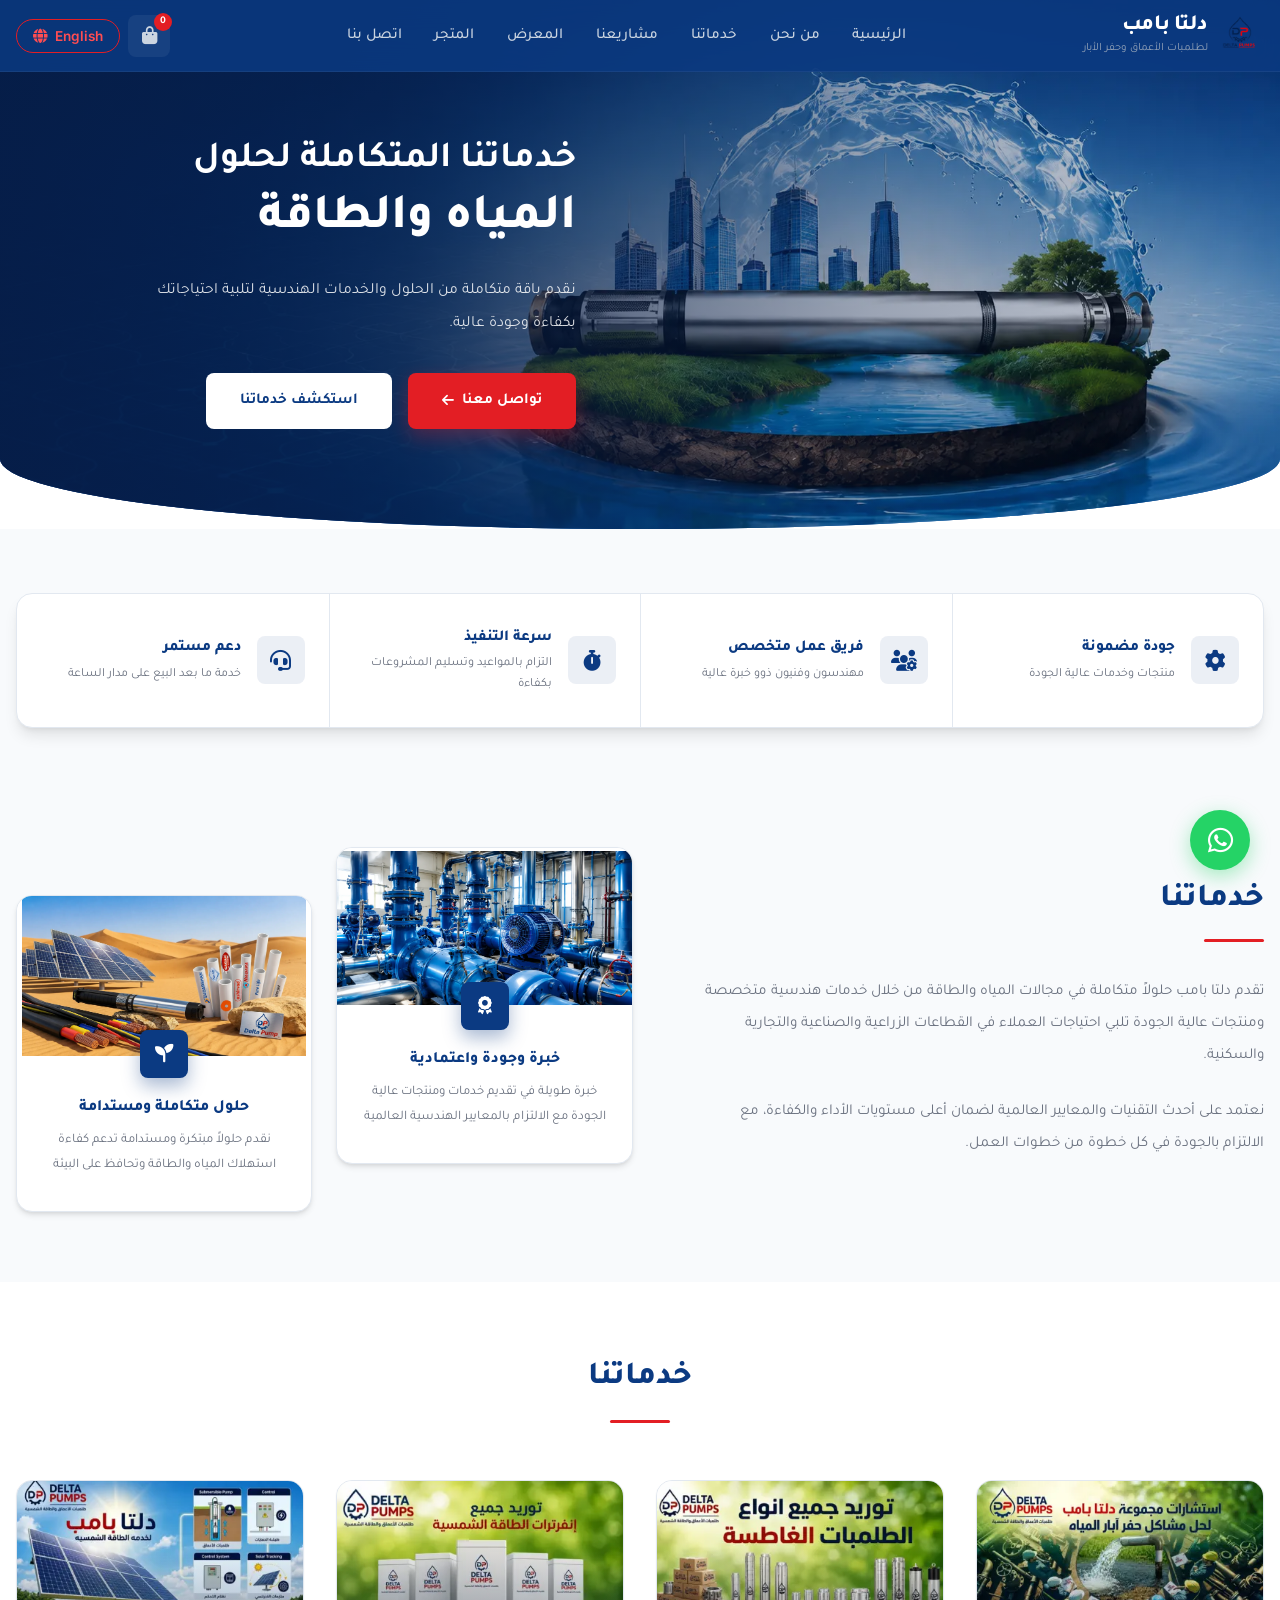
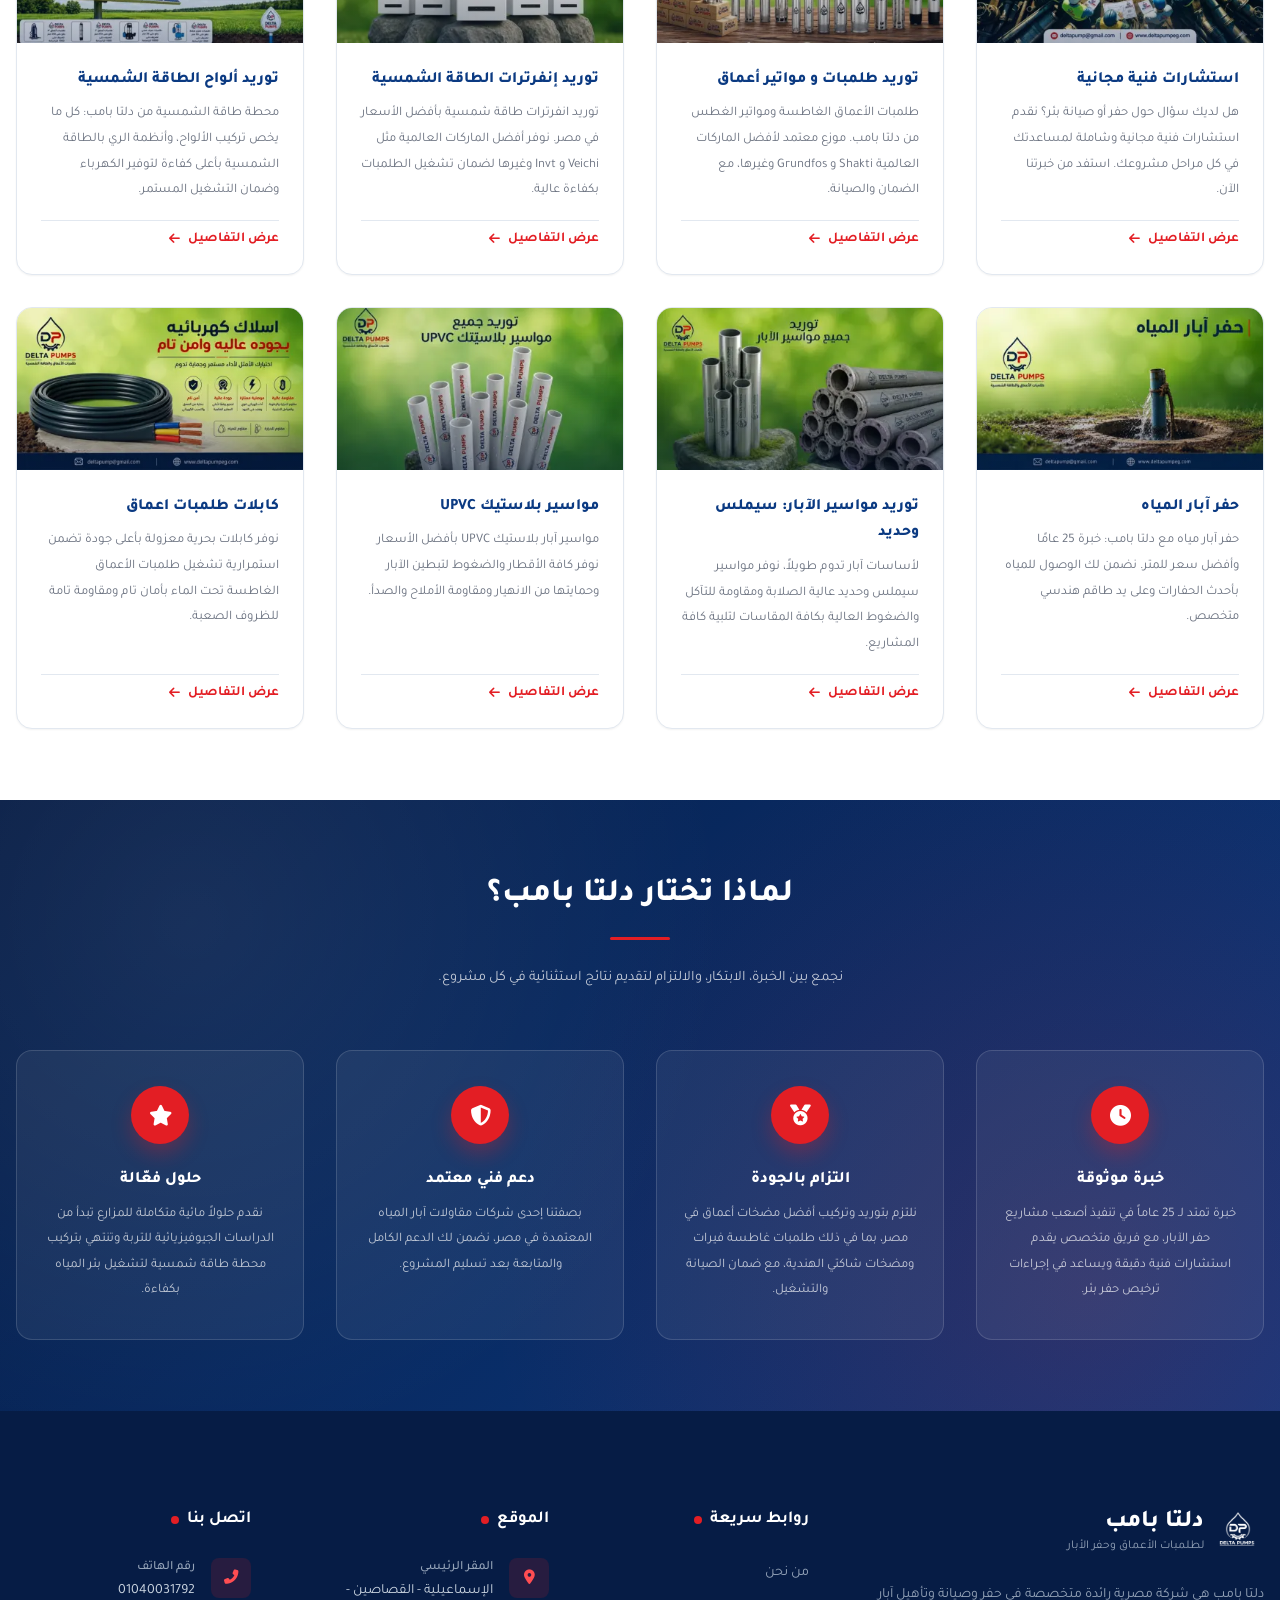
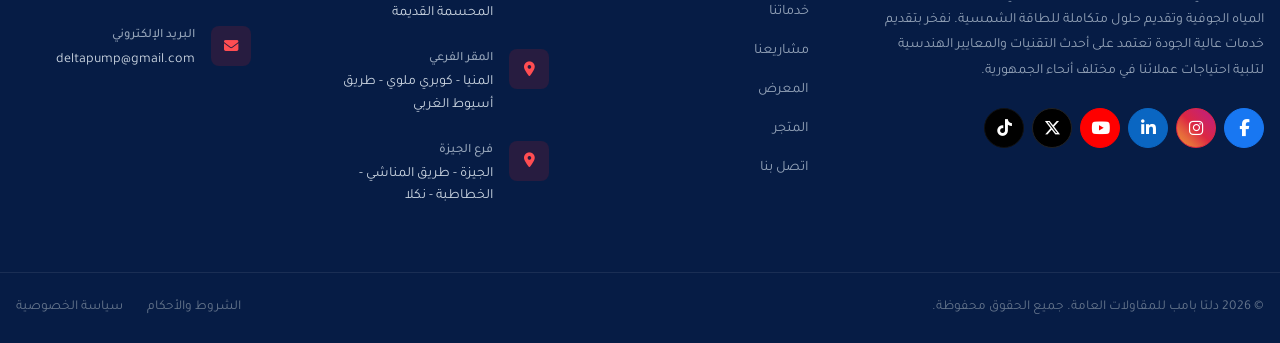
<file: services.html>
<!DOCTYPE html>
<html lang="ar" dir="rtl">
<head>
    <meta charset="UTF-8">
    <meta name="viewport" content="width=device-width, initial-scale=1.0">
    <meta name="description" content="خدماتنا - دلتا بامب لطلمبات الأعماق وحفر الأبار. نقدم حلولاً متكاملة لحلول المياه والطاقة المتجددة في مصر.">
    <title>خدماتنا | دلتا بامب لطلمبات الأعماق وحفر الأبار</title>

    <link rel="preconnect" href="https://fonts.googleapis.com">
    <link rel="preconnect" href="https://fonts.gstatic.com" crossorigin>
    <link href="https://fonts.googleapis.com/css2?family=Tajawal:wght@300;400;500;700;800;900&family=Inter:wght@300;400;500;600;700;800&display=swap" rel="stylesheet">
    <link rel="stylesheet" href="https://cdnjs.cloudflare.com/ajax/libs/font-awesome/6.5.1/css/all.min.css">

    <link rel="stylesheet" href="css/styles.css">
    <link rel="stylesheet" href="css/services.css">
</head>
<body>

    <!-- ============ HEADER ============ -->
    <header id="main-header" class="header">
        <div class="container">
            <nav class="navbar">
                <a href="/" class="logo" id="logo">
                    <img src="assets/images/logo.png" alt="Delta Pump Logo" class="logo-img">
                    <div class="logo-text">
                        <span class="logo-name" data-ar="دلتا بامب" data-en="Delta Pump">دلتا بامب</span>
                        <span class="logo-tagline" data-ar="لطلمبات الأعماق وحفر الأبار" data-en="Deep Well Pumps & Well Drilling">لطلمبات الأعماق وحفر الأبار</span>
                    </div>
                </a>
                <ul class="nav-links" id="nav-links">
                    <li><a href="/" class="nav-link" data-ar="الرئيسية" data-en="Home">الرئيسية</a></li>
                    <li><a href="/about" class="nav-link" data-ar="من نحن" data-en="About Us">من نحن</a></li>
                    <li>
                        <a href="/services" class="nav-link active" data-ar="خدماتنا" data-en="Services">خدماتنا</a>
                    </li>
                    <li><a href="/projects" class="nav-link" data-ar="مشاريعنا" data-en="Projects">مشاريعنا</a></li>
                    <li><a href="/gallery" class="nav-link" data-ar="المعرض" data-en="Gallery">المعرض</a></li>
                    <li><a href="/store" class="nav-link" data-ar="المتجر" data-en="Store">المتجر</a></li>
                    <li><a href="/contact" class="nav-link" data-ar="اتصل بنا" data-en="Contact">اتصل بنا</a></li>
                </ul>
                <div class="nav-actions">
                    <button class="cart-btn" id="cart-btn" aria-label="Shopping Cart">
                        <i class="fas fa-shopping-bag"></i>
                        <span class="cart-count">0</span>
                    </button>
                    <button class="lang-btn" id="lang-toggle">
                        <span class="lang-text">English</span>
                        <i class="fas fa-globe"></i>
                    </button>
                    <button class="mobile-toggle" id="mobile-toggle" aria-label="Toggle Menu">
                        <span class="hamburger-line"></span>
                        <span class="hamburger-line"></span>
                        <span class="hamburger-line"></span>
                    </button>
                </div>
            </nav>
        </div>
    </header>

    <!-- ============ SERVICES HERO BANNER ============ -->
    <section class="services-hero">
        <div class="services-hero-media">
            <img src="assets/images/our services cover.webp" alt="دلتا بامب - حلول المياه والطاقة" />
        </div>
        <div class="services-hero-bg"></div>
        <div class="container">
            <div class="services-hero-content">
                <h1 class="services-hero-title">
                    <span class="t-ar">خدماتنا المتكاملة لحلول <strong>المياه والطاقة</strong></span>
                    <span class="t-en">Our Integrated Services for <strong>Water &amp; Energy</strong></span>
                </h1>
                <p class="services-hero-subtitle" data-ar="نقدم باقة متكاملة من الحلول والخدمات الهندسية لتلبية احتياجاتك بكفاءة وجودة عالية." data-en="We offer a complete package of engineering solutions and services to meet your needs with efficiency and high quality.">
                    نقدم باقة متكاملة من الحلول والخدمات الهندسية لتلبية احتياجاتك بكفاءة وجودة عالية.
                </p>
                <div class="services-hero-buttons">
                    <a href="/contact" class="btn-services-primary">
                        <span data-ar="تواصل معنا" data-en="Contact Us">تواصل معنا</span>
                        <i class="fas fa-arrow-left"></i>
                    </a>
                    <a href="#services-list" class="btn-services-outline">
                        <span data-ar="استكشف خدماتنا" data-en="Explore Our Services">استكشف خدماتنا</span>
                    </a>
                </div>
            </div>
        </div>
    </section>

    <!-- ============ FEATURE STRIP ============ -->
    <section class="services-strip-section">
        <div class="container">
            <div class="services-strip">
                <div class="sv-strip-item">
                    <div class="sv-strip-icon"><i class="fas fa-gear"></i></div>
                    <div class="sv-strip-text">
                        <h3 data-ar="جودة مضمونة" data-en="Guaranteed Quality">جودة مضمونة</h3>
                        <p data-ar="منتجات وخدمات عالية الجودة" data-en="High-quality products and services">منتجات وخدمات عالية الجودة</p>
                    </div>
                </div>
                <div class="sv-strip-item">
                    <div class="sv-strip-icon"><i class="fas fa-users-gear"></i></div>
                    <div class="sv-strip-text">
                        <h3 data-ar="فريق عمل متخصص" data-en="Specialized Team">فريق عمل متخصص</h3>
                        <p data-ar="مهندسون وفنيون ذوو خبرة عالية" data-en="Highly experienced engineers and technicians">مهندسون وفنيون ذوو خبرة عالية</p>
                    </div>
                </div>
                <div class="sv-strip-item">
                    <div class="sv-strip-icon"><i class="fas fa-stopwatch"></i></div>
                    <div class="sv-strip-text">
                        <h3 data-ar="سرعة التنفيذ" data-en="Fast Delivery">سرعة التنفيذ</h3>
                        <p data-ar="التزام بالمواعيد وتسليم المشروعات بكفاءة" data-en="On-time commitment and efficient project delivery">التزام بالمواعيد وتسليم المشروعات بكفاءة</p>
                    </div>
                </div>
                <div class="sv-strip-item">
                    <div class="sv-strip-icon"><i class="fas fa-headset"></i></div>
                    <div class="sv-strip-text">
                        <h3 data-ar="دعم مستمر" data-en="Ongoing Support">دعم مستمر</h3>
                        <p data-ar="خدمة ما بعد البيع على مدار الساعة" data-en="Round-the-clock after-sales service">خدمة ما بعد البيع على مدار الساعة</p>
                    </div>
                </div>
            </div>
        </div>
    </section>

    <!-- ============ SERVICES INTRO ============ -->
    <section class="services-intro-section">
        <div class="container">
            <div class="services-intro-grid">
                <div class="services-intro-content">
                    <h2 class="services-intro-title" data-ar="خدماتنا" data-en="Our Services">خدماتنا</h2>
                    <p class="services-intro-text" data-ar="تقدم دلتا بامب حلولاً متكاملة في مجالات المياه والطاقة من خلال خدمات هندسية متخصصة ومنتجات عالية الجودة تلبي احتياجات العملاء في القطاعات الزراعية والصناعية والتجارية والسكنية." data-en="Delta Pump provides integrated water and energy solutions through specialized engineering services and high-quality products that meet client needs across the agricultural, industrial, commercial and residential sectors.">
                        تقدم دلتا بامب حلولاً متكاملة في مجالات المياه والطاقة من خلال خدمات
                        هندسية متخصصة ومنتجات عالية الجودة تلبي احتياجات العملاء في القطاعات
                        الزراعية والصناعية والتجارية والسكنية.
                    </p>
                    <p class="services-intro-text" data-ar="نعتمد على أحدث التقنيات والمعايير العالمية لضمان أعلى مستويات الأداء والكفاءة، مع الالتزام بالجودة في كل خطوة من خطوات العمل." data-en="We rely on the latest technologies and international standards to guarantee the highest levels of performance and efficiency, with a commitment to quality at every step.">
                        نعتمد على أحدث التقنيات والمعايير العالمية لضمان أعلى مستويات الأداء
                        والكفاءة، مع الالتزام بالجودة في كل خطوة من خطوات العمل.
                    </p>
                </div>

                <div class="services-highlights">
                    <div class="sv-highlight-card">
                        <div class="sv-highlight-image">
                            <img src="assets/images/pumps.webp" alt="خبرة وجودة واعتمادية" />
                            <div class="sv-highlight-badge"><i class="fas fa-award"></i></div>
                        </div>
                        <div class="sv-highlight-body">
                            <h3 data-ar="خبرة وجودة واعتمادية" data-en="Expertise, Quality & Reliability">خبرة وجودة واعتمادية</h3>
                            <p data-ar="خبرة طويلة في تقديم خدمات ومنتجات عالية الجودة مع الالتزام بالمعايير الهندسية العالمية" data-en="Long experience delivering high-quality services and products, committed to international engineering standards">خبرة طويلة في تقديم خدمات ومنتجات عالية الجودة مع الالتزام بالمعايير الهندسية العالمية</p>
                        </div>
                    </div>
                    <div class="sv-highlight-card">
                        <div class="sv-highlight-image">
                            <img src="assets/images/hero3.webp" alt="حلول متكاملة ومستدامة" />
                            <div class="sv-highlight-badge"><i class="fas fa-seedling"></i></div>
                        </div>
                        <div class="sv-highlight-body">
                            <h3 data-ar="حلول متكاملة ومستدامة" data-en="Integrated & Sustainable Solutions">حلول متكاملة ومستدامة</h3>
                            <p data-ar="نقدم حلولاً مبتكرة ومستدامة تدعم كفاءة استهلاك المياه والطاقة وتحافظ على البيئة" data-en="We deliver innovative, sustainable solutions that improve water and energy efficiency while protecting the environment">نقدم حلولاً مبتكرة ومستدامة تدعم كفاءة استهلاك المياه والطاقة وتحافظ على البيئة</p>
                        </div>
                    </div>
                </div>
            </div>
        </div>
    </section>

    <!-- ============ SERVICES GRID ============ -->
    <section class="services-page-section" id="services-list">
        <div class="container">
            <div class="services-page-header">
                <h2 class="services-page-main-title" data-ar="خدماتنا" data-en="Our Services">خدماتنا</h2>
                <div class="services-title-underline"></div>
            </div>

            <div class="services-grid">
                <div class="service-card">
                    <div class="service-image">
                        <img src="assets/images/services/conslutations.webp" alt="استشارات فنية مجانية">
                        <div class="service-image-overlay"></div>
                    </div>
                    <div class="service-body">
                        <h3 class="service-name" data-ar="استشارات فنية مجانية" data-en="Free Technical Consultations">استشارات فنية مجانية</h3>
                        <p class="service-desc" data-ar="هل لديك سؤال حول حفر أو صيانة بئر؟ نقدم استشارات فنية مجانية وشاملة لمساعدتك في كل مراحل مشروعك. استفد من خبرتنا الآن." data-en="Have a question about drilling or maintaining a well? We provide free and comprehensive technical consultations to assist you in all stages of your project. Benefit from our expertise now.">
                            هل لديك سؤال حول حفر أو صيانة بئر؟ نقدم استشارات فنية مجانية وشاملة لمساعدتك في كل مراحل مشروعك. استفد من خبرتنا الآن.
                        </p>
                        <a href="/service?service=consultations" class="service-link">
                            <span data-ar="عرض التفاصيل" data-en="See More">عرض التفاصيل</span>
                            <i class="fas fa-arrow-left"></i>
                        </a>
                    </div>
                </div>
                <div class="service-card">
                    <div class="service-image">
                        <img src="assets/images/services/توريد طلمبات.webp" alt="توريد طلمبات و مواتير أعماق">
                        <div class="service-image-overlay"></div>
                    </div>
                    <div class="service-body">
                        <h3 class="service-name" data-ar="توريد طلمبات و مواتير أعماق" data-en="Supply of Deep Pumps & Motors">توريد طلمبات و مواتير أعماق</h3>
                        <p class="service-desc" data-ar="طلمبات الأعماق الغاطسة ومواتير الغطس من دلتا بامب. موزع معتمد لأفضل الماركات العالمية Shakti و Grundfos وغيرها، مع الضمان والصيانة." data-en="Submersible deep pumps and motors from Delta Pump. Authorized distributor for the best global brands Shakti, Grundfos and others, with warranty and maintenance.">
                            طلمبات الأعماق الغاطسة ومواتير الغطس من دلتا بامب. موزع معتمد لأفضل الماركات العالمية Shakti و Grundfos وغيرها، مع الضمان والصيانة.
                        </p>
                        <a href="/service?service=pumps-supply" class="service-link">
                            <span data-ar="عرض التفاصيل" data-en="See More">عرض التفاصيل</span>
                            <i class="fas fa-arrow-left"></i>
                        </a>
                    </div>
                </div>
                <div class="service-card">
                    <div class="service-image">
                        <img src="assets/images/services/inverters.webp" alt="توريد إنفرترات الطاقة الشمسية">
                        <div class="service-image-overlay"></div>
                    </div>
                    <div class="service-body">
                        <h3 class="service-name" data-ar="توريد إنفرترات الطاقة الشمسية" data-en="Supply of Solar Inverters">توريد إنفرترات الطاقة الشمسية</h3>
                        <p class="service-desc" data-ar="توريد انفرترات طاقة شمسية بأفضل الأسعار في مصر. نوفر أفضل الماركات العالمية مثل Veichi و Invt وغيرها لضمان تشغيل الطلمبات بكفاءة عالية." data-en="Supply of solar inverters at the best prices in Egypt. We provide the best global brands like Veichi, Invt and others to ensure pumps operate with high efficiency.">
                            توريد انفرترات طاقة شمسية بأفضل الأسعار في مصر. نوفر أفضل الماركات العالمية مثل Veichi و Invt وغيرها لضمان تشغيل الطلمبات بكفاءة عالية.
                        </p>
                        <a href="/service?service=inverters-supply" class="service-link">
                            <span data-ar="عرض التفاصيل" data-en="See More">عرض التفاصيل</span>
                            <i class="fas fa-arrow-left"></i>
                        </a>
                    </div>
                </div>
                <div class="service-card">
                    <div class="service-image">
                        <img src="assets/images/services/الواح الطاقه الشمسيه.webp" alt="توريد ألواح الطاقة الشمسية">
                        <div class="service-image-overlay"></div>
                    </div>
                    <div class="service-body">
                        <h3 class="service-name" data-ar="توريد ألواح الطاقة الشمسية" data-en="Supply of Solar Panels">توريد ألواح الطاقة الشمسية</h3>
                        <p class="service-desc" data-ar="محطة طاقة الشمسية من دلتا بامب: كل ما يخص تركيب الألواح، وأنظمة الري بالطاقة الشمسية بأعلى كفاءة لتوفير الكهرباء وضمان التشغيل المستمر." data-en="Solar power stations from Delta Pump: everything related to solar panels installation, and high efficiency solar irrigation systems to save electricity and ensure continuous operation.">
                            محطة طاقة الشمسية من دلتا بامب: كل ما يخص تركيب الألواح، وأنظمة الري بالطاقة الشمسية بأعلى كفاءة لتوفير الكهرباء وضمان التشغيل المستمر.
                        </p>
                        <a href="/service?service=solar-panels-supply" class="service-link">
                            <span data-ar="عرض التفاصيل" data-en="See More">عرض التفاصيل</span>
                            <i class="fas fa-arrow-left"></i>
                        </a>
                    </div>
                </div>
                <div class="service-card">
                    <div class="service-image">
                        <img src="assets/images/services/حفر ابار.webp" alt="حفر آبار المياه">
                        <div class="service-image-overlay"></div>
                    </div>
                    <div class="service-body">
                        <h3 class="service-name" data-ar="حفر آبار المياه" data-en="Water Well Drilling">حفر آبار المياه</h3>
                        <p class="service-desc" data-ar="حفر آبار مياه مع دلتا بامب: خبرة 25 عامًا وأفضل سعر للمتر. نضمن لك الوصول للمياه بأحدث الحفارات وعلى يد طاقم هندسي متخصص." data-en="Water well drilling with Delta Pump: 25 years of experience and the best price per meter. We guarantee access to water using the latest rigs and a specialized engineering team.">
                            حفر آبار مياه مع دلتا بامب: خبرة 25 عامًا وأفضل سعر للمتر. نضمن لك الوصول للمياه بأحدث الحفارات وعلى يد طاقم هندسي متخصص.
                        </p>
                        <a href="/service?service=well-drilling" class="service-link">
                            <span data-ar="عرض التفاصيل" data-en="See More">عرض التفاصيل</span>
                            <i class="fas fa-arrow-left"></i>
                        </a>
                    </div>
                </div>
                <div class="service-card">
                    <div class="service-image">
                        <img src="assets/images/services/توريد مواسير.webp" alt="توريد مواسير الآبار: سيملس وحديد">
                        <div class="service-image-overlay"></div>
                    </div>
                    <div class="service-body">
                        <h3 class="service-name" data-ar="توريد مواسير الآبار: سيملس وحديد" data-en="Well Pipes Supply: Seamless & Steel">توريد مواسير الآبار: سيملس وحديد</h3>
                        <p class="service-desc" data-ar="لأساسات آبار تدوم طويلاً، نوفر مواسير سيملس وحديد عالية الصلابة ومقاومة للتآكل والضغوط العالية بكافة المقاسات لتلبية كافة المشاريع." data-en="For long-lasting well foundations, we supply highly rigid, corrosion-resistant, and high-pressure seamless and steel pipes in all sizes to meet all project needs.">
                            لأساسات آبار تدوم طويلاً، نوفر مواسير سيملس وحديد عالية الصلابة ومقاومة للتآكل والضغوط العالية بكافة المقاسات لتلبية كافة المشاريع.
                        </p>
                        <a href="/service?service=steel-pipes-supply" class="service-link">
                            <span data-ar="عرض التفاصيل" data-en="See More">عرض التفاصيل</span>
                            <i class="fas fa-arrow-left"></i>
                        </a>
                    </div>
                </div>
                <div class="service-card">
                    <div class="service-image">
                        <img src="assets/images/services/مواسير بلاستيك.webp" alt="مواسير بلاستيك UPVC">
                        <div class="service-image-overlay"></div>
                    </div>
                    <div class="service-body">
                        <h3 class="service-name" data-ar="مواسير بلاستيك UPVC" data-en="UPVC Plastic Pipes">مواسير بلاستيك UPVC</h3>
                        <p class="service-desc" data-ar="مواسير آبار بلاستيك UPVC بأفضل الأسعار نوفر كافة الأقطار والضغوط لتبطين الآبار وحمايتها من الانهيار ومقاومة الأملاح والصدأ." data-en="UPVC plastic well pipes at the best prices. We provide all diameters and pressures to line wells, protect them from collapse, and resist salts and rust.">
                            مواسير آبار بلاستيك UPVC بأفضل الأسعار نوفر كافة الأقطار والضغوط لتبطين الآبار وحمايتها من الانهيار ومقاومة الأملاح والصدأ.
                        </p>
                        <a href="/service?service=upvc-pipes" class="service-link">
                            <span data-ar="عرض التفاصيل" data-en="See More">عرض التفاصيل</span>
                            <i class="fas fa-arrow-left"></i>
                        </a>
                    </div>
                </div>
                <div class="service-card">
                    <div class="service-image">
                        <img src="assets/images/services/كابلات طلمبات الاعماق.webp" alt="كابلات طلمبات اعماق">
                        <div class="service-image-overlay"></div>
                    </div>
                    <div class="service-body">
                        <h3 class="service-name" data-ar="كابلات طلمبات اعماق" data-en="Deep Pump Cables">كابلات طلمبات اعماق</h3>
                        <p class="service-desc" data-ar="نوفر كابلات بحرية معزولة بأعلى جودة تضمن استمرارية تشغيل طلمبات الأعماق الغاطسة تحت الماء بأمان تام ومقاومة تامة للظروف الصعبة." data-en="We supply high-quality insulated marine cables that ensure continuous operation of submersible deep pumps underwater with complete safety and resistance to tough conditions.">
                            نوفر كابلات بحرية معزولة بأعلى جودة تضمن استمرارية تشغيل طلمبات الأعماق الغاطسة تحت الماء بأمان تام ومقاومة تامة للظروف الصعبة.
                        </p>
                        <a href="/service?service=pump-cables" class="service-link">
                            <span data-ar="عرض التفاصيل" data-en="See More">عرض التفاصيل</span>
                            <i class="fas fa-arrow-left"></i>
                        </a>
                    </div>
                </div>
            </div>
        </div>
    </section>

    <!-- ============ WHY CHOOSE US SECTION ============ -->
    <section class="why-choose-section">
        <div class="container">
            <div class="why-choose-header">
                <h2 class="why-choose-title" data-ar="لماذا تختار دلتا بامب؟" data-en="Why Choose Delta Pump?">لماذا تختار دلتا بامب؟</h2>
                <div class="services-title-underline"></div>
                <p class="why-choose-subtitle" data-ar="نجمع بين الخبرة، الابتكار، والالتزام لتقديم نتائج استثنائية في كل مشروع." data-en="We combine experience, innovation, and commitment to deliver exceptional results in every project.">
                    نجمع بين الخبرة، الابتكار، والالتزام لتقديم نتائج استثنائية في كل مشروع.
                </p>
            </div>
            <div class="why-choose-grid">
                <div class="why-choose-card">
                    <div class="why-choose-icon"><i class="fas fa-clock"></i></div>
                    <h3 class="why-choose-card-title" data-ar="خبرة موثوقة" data-en="Trusted Experience">خبرة موثوقة</h3>
                    <p class="why-choose-card-desc" data-ar="خبرة تمتد لـ 25 عاماً في تنفيذ أصعب مشاريع حفر الآبار، مع فريق متخصص يقدم استشارات فنية دقيقة ويساعد في إجراءات ترخيص حفر بئر." data-en="25 years of experience executing the toughest well drilling projects, with a specialized team providing precise technical consultations and assisting with well drilling permit procedures.">
                        خبرة تمتد لـ 25 عاماً في تنفيذ أصعب مشاريع حفر الآبار، مع فريق متخصص يقدم استشارات فنية دقيقة ويساعد في إجراءات ترخيص حفر بئر.
                    </p>
                </div>
                <div class="why-choose-card">
                    <div class="why-choose-icon"><i class="fas fa-medal"></i></div>
                    <h3 class="why-choose-card-title" data-ar="التزام بالجودة" data-en="Commitment to Quality">التزام بالجودة</h3>
                    <p class="why-choose-card-desc" data-ar="نلتزم بتوريد وتركيب أفضل مضخات أعماق في مصر، بما في ذلك طلمبات غاطسة فيرات ومضخات شاكتي الهندية، مع ضمان الصيانة والتشغيل." data-en="We are committed to supplying and installing the best deep pumps in Egypt, including submersible pumps and Indian Shakti pumps, with maintenance and operation warranty.">
                        نلتزم بتوريد وتركيب أفضل مضخات أعماق في مصر، بما في ذلك طلمبات غاطسة فيرات ومضخات شاكتي الهندية، مع ضمان الصيانة والتشغيل.
                    </p>
                </div>
                <div class="why-choose-card">
                    <div class="why-choose-icon"><i class="fas fa-shield-halved"></i></div>
                    <h3 class="why-choose-card-title" data-ar="دعم فني معتمد" data-en="Certified Technical Support">دعم فني معتمد</h3>
                    <p class="why-choose-card-desc" data-ar="بصفتنا إحدى شركات مقاولات آبار المياه المعتمدة في مصر، نضمن لك الدعم الكامل والمتابعة بعد تسليم المشروع." data-en="As one of the accredited water well contracting companies in Egypt, we guarantee full support and follow-up after project delivery.">
                        بصفتنا إحدى شركات مقاولات آبار المياه المعتمدة في مصر، نضمن لك الدعم الكامل والمتابعة بعد تسليم المشروع.
                    </p>
                </div>
                <div class="why-choose-card">
                    <div class="why-choose-icon"><i class="fas fa-star"></i></div>
                    <h3 class="why-choose-card-title" data-ar="حلول فعّالة" data-en="Effective Solutions">حلول فعّالة</h3>
                    <p class="why-choose-card-desc" data-ar="نقدم حلولاً مائية متكاملة للمزارع تبدأ من الدراسات الجيوفيزيائية للتربة وتنتهي بتركيب محطة طاقة شمسية لتشغيل بئر المياه بكفاءة." data-en="We provide integrated water solutions for farms, starting from geophysical soil studies and ending with installing a solar power station to operate the water well efficiently.">
                        نقدم حلولاً مائية متكاملة للمزارع تبدأ من الدراسات الجيوفيزيائية للتربة وتنتهي بتركيب محطة طاقة شمسية لتشغيل بئر المياه بكفاءة.
                    </p>
                </div>
            </div>
        </div>
    </section>

    <!-- ============ FOOTER ============ -->
    <footer id="contact" class="footer">
        <div class="container">
            <div class="footer-grid">
                <div class="footer-col footer-about">
                    <a href="/" class="footer-logo">
                        <img src="assets/images/logo.png" alt="Delta Pump Logo" class="footer-logo-img">
                        <div class="footer-logo-text">
                            <span class="footer-logo-name" data-ar="دلتا بامب" data-en="Delta Pump">دلتا بامب</span>
                            <span class="footer-logo-tagline" data-ar="لطلمبات الأعماق وحفر الأبار" data-en="Deep Well Pumps & Well Drilling">لطلمبات الأعماق وحفر الأبار</span>
                        </div>
                    </a>
                    <p class="footer-desc" data-ar="دلتا بامب هي شركة مصرية رائدة متخصصة في حفر وصيانة وتأهيل آبار المياه الجوفية وتقديم حلول متكاملة للطاقة الشمسية. نفخر بتقديم خدمات عالية الجودة تعتمد على أحدث التقنيات والمعايير الهندسية لتلبية احتياجات عملائنا في مختلف أنحاء الجمهورية." data-en="Delta Pump is a leading Egyptian company specializing in drilling, maintaining and rehabilitating groundwater wells and providing integrated solar energy solutions. We pride ourselves on providing high-quality services based on the latest technologies and engineering standards to meet our clients' needs across the country.">
                        دلتا بامب هي شركة مصرية رائدة متخصصة في حفر وصيانة وتأهيل آبار المياه الجوفية وتقديم حلول متكاملة للطاقة الشمسية. نفخر بتقديم خدمات عالية الجودة تعتمد على أحدث التقنيات والمعايير الهندسية لتلبية احتياجات عملائنا في مختلف أنحاء الجمهورية.
                    </p>
                    <div class="footer-social">
                        <a href="https://www.facebook.com/profile.php?id=61563485170555" target="_blank" rel="noopener noreferrer" class="social-link" aria-label="Facebook"><i class="fab fa-facebook-f"></i></a>
                        <a href="#" class="social-link" aria-label="Instagram"><i class="fab fa-instagram"></i></a>
                        <a href="#" class="social-link" aria-label="LinkedIn"><i class="fab fa-linkedin-in"></i></a>
                        <a href="#" class="social-link" aria-label="YouTube"><i class="fab fa-youtube"></i></a>
                        <a href="#" class="social-link" aria-label="X (Twitter)"><i class="fab fa-x-twitter"></i></a>
                        <a href="#" class="social-link" aria-label="TikTok"><i class="fab fa-tiktok"></i></a>
                    </div>
                </div>
                <div class="footer-col">
                    <h3 class="footer-heading" data-ar="روابط سريعة" data-en="Quick Links"><span class="heading-dot"></span>روابط سريعة</h3>
                    <ul class="footer-links">
                        <li><a href="/about" data-ar="من نحن" data-en="About Us">من نحن</a></li>
                        <li><a href="/services" data-ar="خدماتنا" data-en="Our Services">خدماتنا</a></li>
                        <li><a href="/projects" data-ar="مشاريعنا" data-en="Our Projects">مشاريعنا</a></li>
                        <li><a href="/gallery" data-ar="المعرض" data-en="Gallery">المعرض</a></li>
                        <li><a href="/store" data-ar="المتجر" data-en="Store">المتجر</a></li>
                        <li><a href="/contact" data-ar="اتصل بنا" data-en="Contact Us">اتصل بنا</a></li>
                    </ul>
                </div>
                <div class="footer-col">
                    <h3 class="footer-heading" data-ar="الموقع" data-en="Location"><span class="heading-dot"></span>الموقع</h3>
                    <div class="footer-contact-list">
                        <div class="contact-item">
                            <div class="contact-icon"><i class="fas fa-map-marker-alt"></i></div>
                            <div class="contact-text">
                                <span class="contact-label" data-ar="المقر الرئيسي" data-en="Main Office">المقر الرئيسي</span>
                                <p data-ar="الإسماعيلية - القصاصين - المحسمة القديمة" data-en="Ismailia - El Qassasin - Old Mahsama">الإسماعيلية - القصاصين - المحسمة القديمة</p>
                            </div>
                        </div>
                        <div class="contact-item">
                            <div class="contact-icon"><i class="fas fa-map-marker-alt"></i></div>
                            <div class="contact-text">
                                <span class="contact-label" data-ar="المقر الفرعي" data-en="Branch Office">المقر الفرعي</span>
                                <p data-ar="المنيا - كوبري ملوي - طريق أسيوط الغربي" data-en="Minya - Mallawi Bridge - Western Assiut Road">المنيا - كوبري ملوي - طريق أسيوط الغربي</p>
                            </div>
                        </div>
                        <div class="contact-item">
                            <div class="contact-icon"><i class="fas fa-map-marker-alt"></i></div>
                            <div class="contact-text">
                                <span class="contact-label" data-ar="فرع الجيزة" data-en="Giza Branch">فرع الجيزة</span>
                                <p data-ar="الجيزة - طريق المناشي - الخطاطبة - نكلا" data-en="Giza - El Manashi Road - El Khatatba - Nekla">الجيزة - طريق المناشي - الخطاطبة - نكلا</p>
                            </div>
                        </div>
                    </div>
                </div>
                <div class="footer-col">
                    <h3 class="footer-heading" data-ar="اتصل بنا" data-en="Contact Us"><span class="heading-dot"></span>اتصل بنا</h3>
                    <div class="footer-contact-list">
                        <div class="contact-item">
                            <div class="contact-icon"><i class="fas fa-phone-alt"></i></div>
                            <div class="contact-text">
                                <span class="contact-label" data-ar="رقم الهاتف" data-en="Phone Number">رقم الهاتف</span>
                                <a href="tel:01040031792" dir="ltr">01040031792</a>
                            </div>
                        </div>
                        <div class="contact-item">
                            <div class="contact-icon"><i class="fas fa-envelope"></i></div>
                            <div class="contact-text">
                                <span class="contact-label" data-ar="البريد الإلكتروني" data-en="Email">البريد الإلكتروني</span>
                                <a href="mailto:deltapump@gmail.com" dir="ltr">deltapump@gmail.com</a>
                            </div>
                        </div>
                    </div>
                </div>
            </div>
        </div>
        <div class="footer-bottom">
            <div class="container">
                <div class="footer-bottom-content">
                    <p class="copyright" data-ar="© 2026 دلتا بامب للمقاولات العامة. جميع الحقوق محفوظة." data-en="© 2026 Delta Pump General Contracting. All rights reserved.">© 2026 دلتا بامب للمقاولات العامة. جميع الحقوق محفوظة.</p>
                    <div class="footer-bottom-links">
                        <a href="#" data-ar="الشروط والأحكام" data-en="Terms & Conditions">الشروط والأحكام</a>
                        <a href="#" data-ar="سياسة الخصوصية" data-en="Privacy Policy">سياسة الخصوصية</a>
                    </div>
                </div>
            </div>
        </div>
    </footer>

    <!-- WhatsApp -->
    <a href="https://wa.me/201040031792" class="whatsapp-float" id="whatsapp-btn" target="_blank" rel="noopener noreferrer" aria-label="WhatsApp">
        <i class="fab fa-whatsapp"></i>
    </a>

    <script src="js/script.js"></script>
</body>
</html>
</file>
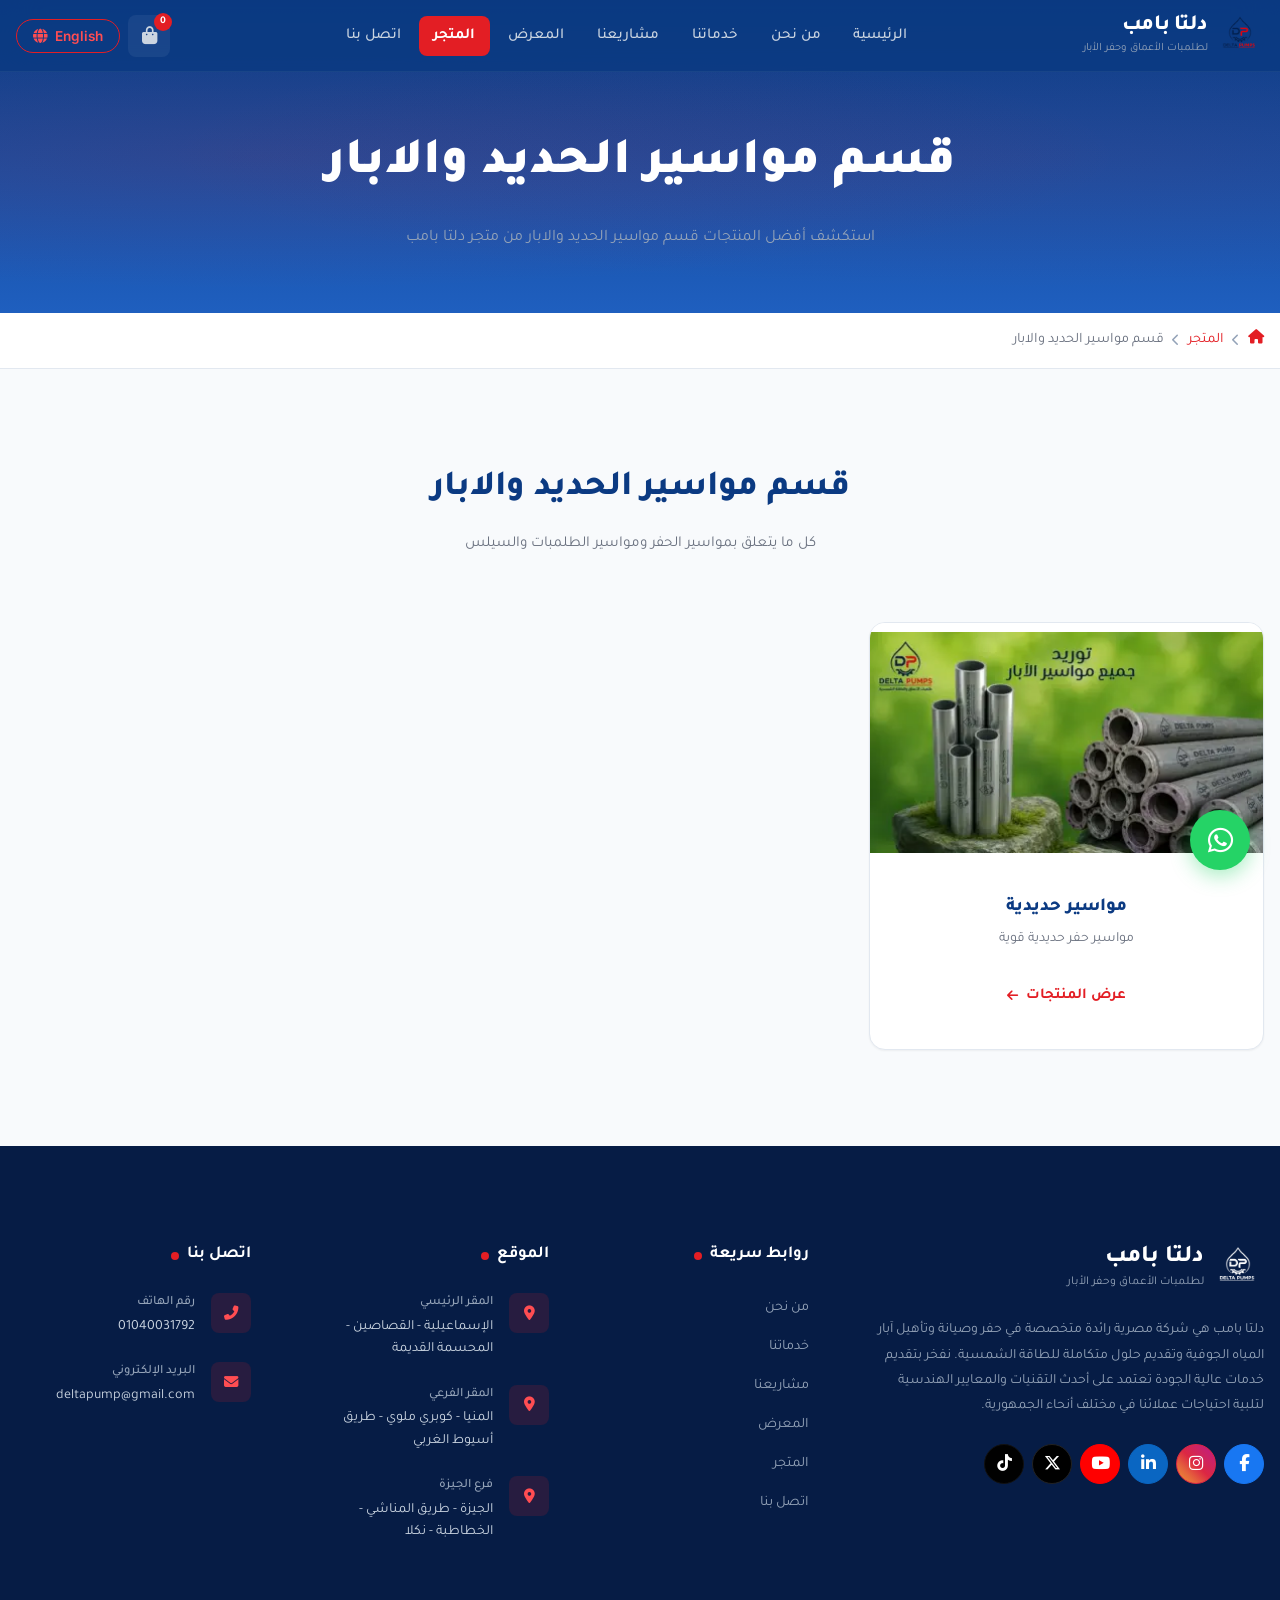
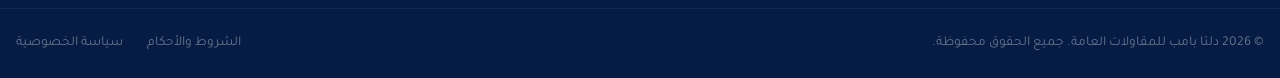
<file: store-ironpipes.html>
<!DOCTYPE html>
<html lang="ar" dir="rtl">
<head>
    <meta charset="UTF-8">
    <meta name="viewport" content="width=device-width, initial-scale=1.0">
    <meta name="description" content="قسم مواسير الحديد والابار - دلتا بامب لطلمبات الأعماق وحفر الأبار. مواسير حفر حديدية قوية.">
    <title>قسم مواسير الحديد والابار | دلتا بامب لطلمبات الأعماق وحفر الأبار</title>

    <link rel="preconnect" href="https://fonts.googleapis.com">
    <link rel="preconnect" href="https://fonts.gstatic.com" crossorigin>
    <link href="https://fonts.googleapis.com/css2?family=Tajawal:wght@300;400;500;700;800;900&family=Inter:wght@300;400;500;600;700;800&display=swap" rel="stylesheet">
    <link rel="stylesheet" href="https://cdnjs.cloudflare.com/ajax/libs/font-awesome/6.5.1/css/all.min.css">

    <link rel="stylesheet" href="css/styles.css">
    <link rel="stylesheet" href="css/store.css">
</head>
<body>

    <!-- ============ HEADER ============ -->
    <header id="main-header" class="header">
        <div class="container">
            <nav class="navbar">
                <a href="/" class="logo" id="logo">
                    <img src="assets/images/logo.png" alt="Delta Pump Logo" class="logo-img">
                    <div class="logo-text">
                        <span class="logo-name" data-ar="دلتا بامب" data-en="Delta Pump">دلتا بامب</span>
                        <span class="logo-tagline" data-ar="لطلمبات الأعماق وحفر الأبار" data-en="Deep Well Pumps & Well Drilling">لطلمبات الأعماق وحفر الأبار</span>
                    </div>
                </a>
                <ul class="nav-links" id="nav-links">
                    <li><a href="/" class="nav-link" data-ar="الرئيسية" data-en="Home">الرئيسية</a></li>
                    <li><a href="/about" class="nav-link" data-ar="من نحن" data-en="About Us">من نحن</a></li>
                    <li>
                        <a href="/services" class="nav-link" data-ar="خدماتنا" data-en="Services">خدماتنا</a>
                    </li>
                    <li><a href="/projects" class="nav-link" data-ar="مشاريعنا" data-en="Projects">مشاريعنا</a></li>
                    <li><a href="/gallery" class="nav-link" data-ar="المعرض" data-en="Gallery">المعرض</a></li>
                    <li><a href="/store" class="nav-link active" data-ar="المتجر" data-en="Store">المتجر</a></li>
                    <li><a href="/contact" class="nav-link" data-ar="اتصل بنا" data-en="Contact">اتصل بنا</a></li>
                </ul>
                <div class="nav-actions">
                    <button class="cart-btn" id="cart-btn" aria-label="Shopping Cart">
                        <i class="fas fa-shopping-bag"></i>
                        <span class="cart-count">0</span>
                    </button>
                    <button class="lang-btn" id="lang-toggle">
                        <span class="lang-text">English</span>
                        <i class="fas fa-globe"></i>
                    </button>
                    <button class="mobile-toggle" id="mobile-toggle" aria-label="Toggle Menu">
                        <span class="hamburger-line"></span>
                        <span class="hamburger-line"></span>
                        <span class="hamburger-line"></span>
                    </button>
                </div>
            </nav>
        </div>
    </header>

    <!-- ============ IRON & WELL PIPES SECTION HERO BANNER ============ -->
    <section class="store-hero">
        <div class="store-hero-bg"></div>
        <div class="container">
            <div class="store-hero-content">
                <h1 class="store-hero-title" data-ar="قسم مواسير الحديد والابار" data-en="Iron & Well Pipes Section">قسم مواسير الحديد والابار</h1>
                <p class="store-hero-subtitle" data-ar="استكشف أفضل المنتجات قسم مواسير الحديد والابار من متجر دلتا بامب" data-en="Discover the best products in the Iron & Well Pipes section from the Delta Pump Store">
                    استكشف أفضل المنتجات قسم مواسير الحديد والابار من متجر دلتا بامب
                </p>
            </div>
        </div>
    </section>

    <!-- ============ BREADCRUMB ============ -->
    <div class="breadcrumb-container">
        <div class="container">
            <div class="breadcrumb-bar">
                <a href="/"><i class="fas fa-home"></i></a>
                <i class="fas fa-chevron-left breadcrumb-separator"></i>
                <a href="/store" data-ar="المتجر" data-en="Store">المتجر</a>
                <i class="fas fa-chevron-left breadcrumb-separator"></i>
                <span data-ar="قسم مواسير الحديد والابار" data-en="Iron & Well Pipes Section">قسم مواسير الحديد والابار</span>
            </div>
        </div>
    </div>

    <!-- ============ SUBSECTIONS ============ -->
    <section class="store-categories-section">
        <div class="container">
            <!-- Section Header -->
            <div class="store-section-header">
                <h2 class="store-section-title" data-ar="قسم مواسير الحديد والابار" data-en="Iron & Well Pipes Section">قسم مواسير الحديد والابار</h2>
                <p class="store-section-subtitle" data-ar="كل ما يتعلق بمواسير الحفر ومواسير الطلمبات والسيلس" data-en="Everything related to drilling pipes, pump pipes, and seamless pipes">
                    كل ما يتعلق بمواسير الحفر ومواسير الطلمبات والسيلس
                </p>
            </div>

            <!-- Subsections Grid -->
            <div class="store-grid">
                <!-- Card 1: Iron Pipes -->
                <div class="store-card">
                    <div class="store-card-image">
                        <img src="assets/images/services/توريد مواسير.webp" alt="مواسير حديدية">
                    </div>
                    <div class="store-card-content">
                        <h3 class="category-title" data-ar="مواسير حديدية" data-en="Iron Pipes">مواسير حديدية</h3>
                        <p class="category-desc" data-ar="مواسير حفر حديدية قوية" data-en="Strong iron drilling pipes">مواسير حفر حديدية قوية</p>
                        <a href="/store-listing?category=iron-pipes" class="btn-store-link">
                            <span data-ar="عرض المنتجات" data-en="View Products">عرض المنتجات</span>
                            <i class="fas fa-arrow-left"></i>
                        </a>
                    </div>
                </div>
            </div>
        </div>
    </section>

    <!-- ============ FOOTER ============ -->
    <footer id="contact" class="footer">
        <div class="container">
            <div class="footer-grid">
                <div class="footer-col footer-about">
                    <a href="/" class="footer-logo">
                        <img src="assets/images/logo.png" alt="Delta Pump Logo" class="footer-logo-img">
                        <div class="footer-logo-text">
                            <span class="footer-logo-name" data-ar="دلتا بامب" data-en="Delta Pump">دلتا بامب</span>
                            <span class="footer-logo-tagline" data-ar="لطلمبات الأعماق وحفر الأبار" data-en="Deep Well Pumps & Well Drilling">لطلمبات الأعماق وحفر الأبار</span>
                        </div>
                    </a>
                    <p class="footer-desc" data-ar="دلتا بامب هي شركة مصرية رائدة متخصصة في حفر وصيانة وتأهيل آبار المياه الجوفية وتقديم حلول متكاملة للطاقة الشمسية. نفخر بتقديم خدمات عالية الجودة تعتمد على أحدث التقنيات والمعايير الهندسية لتلبية احتياجات عملائنا في مختلف أنحاء الجمهورية." data-en="Delta Pump is a leading Egyptian company specializing in drilling, maintaining and rehabilitating groundwater wells and providing integrated solar energy solutions. We pride ourselves on providing high-quality services based on the latest technologies and engineering standards to meet our clients' needs across the country.">
                        دلتا بامب هي شركة مصرية رائدة متخصصة في حفر وصيانة وتأهيل آبار المياه الجوفية وتقديم حلول متكاملة للطاقة الشمسية. نفخر بتقديم خدمات عالية الجودة تعتمد على أحدث التقنيات والمعايير الهندسية لتلبية احتياجات عملائنا في مختلف أنحاء الجمهورية.
                    </p>
                    <div class="footer-social">
                        <a href="https://www.facebook.com/profile.php?id=61563485170555" target="_blank" rel="noopener noreferrer" class="social-link" aria-label="Facebook"><i class="fab fa-facebook-f"></i></a>
                        <a href="#" class="social-link" aria-label="Instagram"><i class="fab fa-instagram"></i></a>
                        <a href="#" class="social-link" aria-label="LinkedIn"><i class="fab fa-linkedin-in"></i></a>
                        <a href="#" class="social-link" aria-label="YouTube"><i class="fab fa-youtube"></i></a>
                        <a href="#" class="social-link" aria-label="X (Twitter)"><i class="fab fa-x-twitter"></i></a>
                        <a href="#" class="social-link" aria-label="TikTok"><i class="fab fa-tiktok"></i></a>
                    </div>
                </div>
                <div class="footer-col">
                    <h3 class="footer-heading" data-ar="روابط سريعة" data-en="Quick Links"><span class="heading-dot"></span>روابط سريعة</h3>
                    <ul class="footer-links">
                        <li><a href="/about" data-ar="من نحن" data-en="About Us">من نحن</a></li>
                        <li><a href="/services" data-ar="خدماتنا" data-en="Our Services">خدماتنا</a></li>
                        <li><a href="/projects" data-ar="مشاريعنا" data-en="Our Projects">مشاريعنا</a></li>
                        <li><a href="/gallery" data-ar="المعرض" data-en="Gallery">المعرض</a></li>
                        <li><a href="/store" data-ar="المتجر" data-en="Store">المتجر</a></li>
                        <li><a href="/contact" data-ar="اتصل بنا" data-en="Contact Us">اتصل بنا</a></li>
                    </ul>
                </div>
                <div class="footer-col">
                    <h3 class="footer-heading" data-ar="الموقع" data-en="Location"><span class="heading-dot"></span>الموقع</h3>
                    <div class="footer-contact-list">
                        <div class="contact-item">
                            <div class="contact-icon"><i class="fas fa-map-marker-alt"></i></div>
                            <div class="contact-text">
                                <span class="contact-label" data-ar="المقر الرئيسي" data-en="Main Office">المقر الرئيسي</span>
                                <p data-ar="الإسماعيلية - القصاصين - المحسمة القديمة" data-en="Ismailia - El Qassasin - Old Mahsama">الإسماعيلية - القصاصين - المحسمة القديمة</p>
                            </div>
                        </div>
                        <div class="contact-item">
                            <div class="contact-icon"><i class="fas fa-map-marker-alt"></i></div>
                            <div class="contact-text">
                                <span class="contact-label" data-ar="المقر الفرعي" data-en="Branch Office">المقر الفرعي</span>
                                <p data-ar="المنيا - كوبري ملوي - طريق أسيوط الغربي" data-en="Minya - Mallawi Bridge - Western Assiut Road">المنيا - كوبري ملوي - طريق أسيوط الغربي</p>
                            </div>
                        </div>
                        <div class="contact-item">
                            <div class="contact-icon"><i class="fas fa-map-marker-alt"></i></div>
                            <div class="contact-text">
                                <span class="contact-label" data-ar="فرع الجيزة" data-en="Giza Branch">فرع الجيزة</span>
                                <p data-ar="الجيزة - طريق المناشي - الخطاطبة - نكلا" data-en="Giza - El Manashi Road - El Khatatba - Nekla">الجيزة - طريق المناشي - الخطاطبة - نكلا</p>
                            </div>
                        </div>
                    </div>
                </div>
                <div class="footer-col">
                    <h3 class="footer-heading" data-ar="اتصل بنا" data-en="Contact Us"><span class="heading-dot"></span>اتصل بنا</h3>
                    <div class="footer-contact-list">
                        <div class="contact-item">
                            <div class="contact-icon"><i class="fas fa-phone-alt"></i></div>
                            <div class="contact-text">
                                <span class="contact-label" data-ar="رقم الهاتف" data-en="Phone Number">رقم الهاتف</span>
                                <a href="tel:01040031792" dir="ltr">01040031792</a>
                            </div>
                        </div>
                        <div class="contact-item">
                            <div class="contact-icon"><i class="fas fa-envelope"></i></div>
                            <div class="contact-text">
                                <span class="contact-label" data-ar="البريد الإلكتروني" data-en="Email">البريد الإلكتروني</span>
                                <a href="mailto:deltapump@gmail.com" dir="ltr">deltapump@gmail.com</a>
                            </div>
                        </div>
                    </div>
                </div>
            </div>
        </div>
        <div class="footer-bottom">
            <div class="container">
                <div class="footer-bottom-content">
                    <p class="copyright" data-ar="© 2026 دلتا بامب للمقاولات العامة. جميع الحقوق محفوظة." data-en="© 2026 Delta Pump General Contracting. All rights reserved.">© 2026 دلتا بامب للمقاولات العامة. جميع الحقوق محفوظة.</p>
                    <div class="footer-bottom-links">
                        <a href="#" data-ar="الشروط والأحكام" data-en="Terms & Conditions">الشروط والأحكام</a>
                        <a href="#" data-ar="سياسة الخصوصية" data-en="Privacy Policy">سياسة الخصوصية</a>
                    </div>
                </div>
            </div>
        </div>
    </footer>

    <!-- WhatsApp -->
    <a href="https://wa.me/201040031792" class="whatsapp-float" id="whatsapp-btn" target="_blank" rel="noopener noreferrer" aria-label="WhatsApp">
        <i class="fab fa-whatsapp"></i>
    </a>

    <script src="js/script.js"></script>
</body>
</html>
</file>
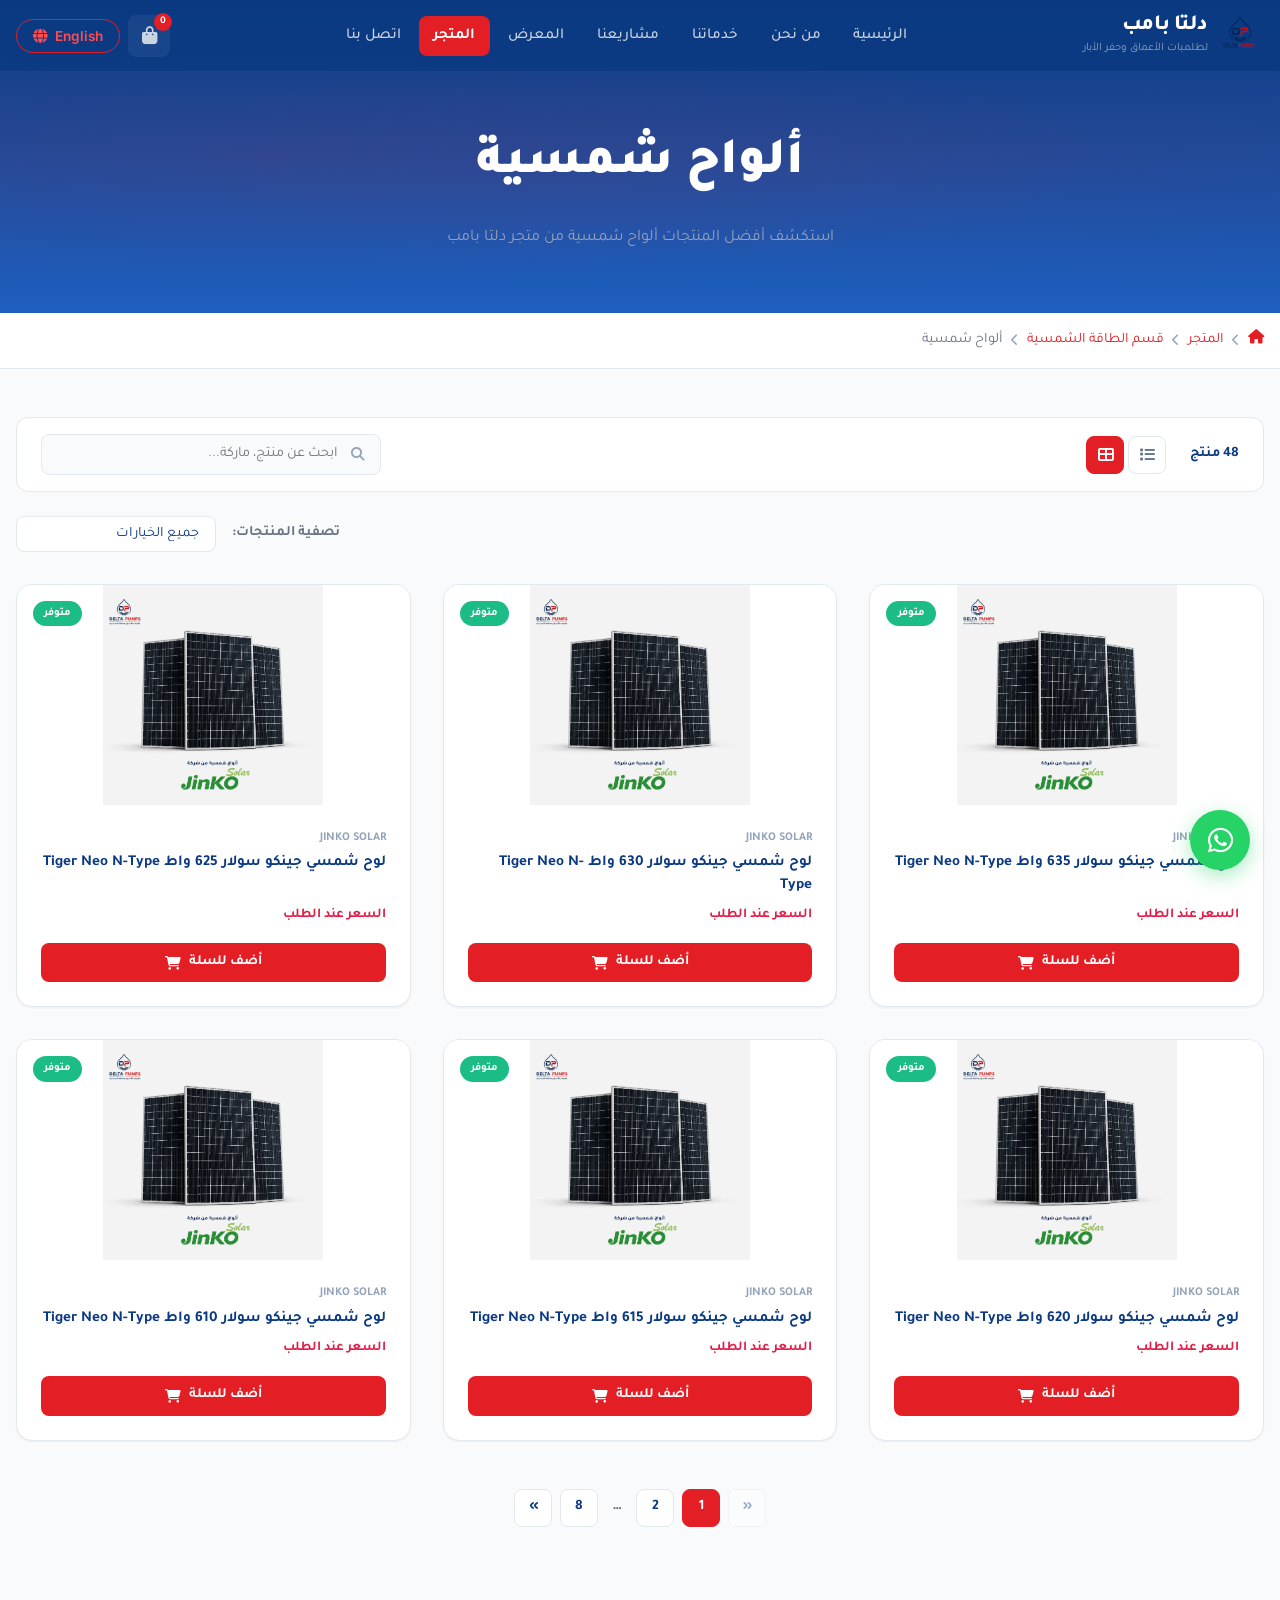
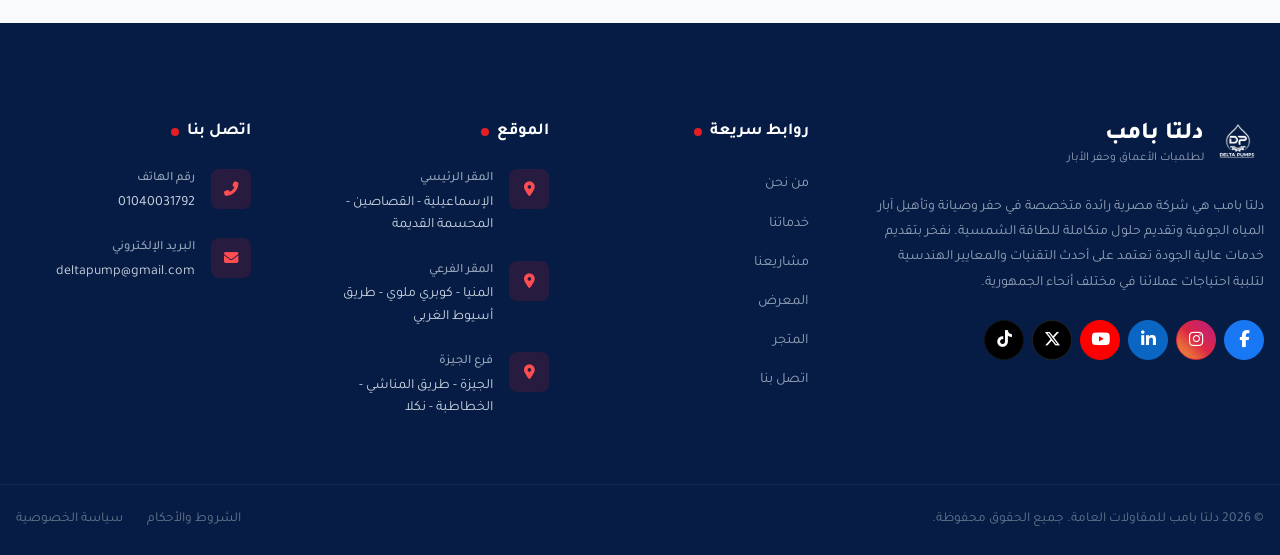
<file: store-listing.html>
<!DOCTYPE html>
<html lang="ar" dir="rtl">
<head>
    <meta charset="UTF-8">
    <meta name="viewport" content="width=device-width, initial-scale=1.0">
    <meta name="description" content="تصفح منتجات قسم الطاقة الشمسية - دلتا بامب لطلمبات الأعماق وحفر الأبار.">
    <title id="page-title">المتجر | دلتا بامب لطلمبات الأعماق وحفر الأبار</title>

    <link rel="preconnect" href="https://fonts.googleapis.com">
    <link rel="preconnect" href="https://fonts.gstatic.com" crossorigin>
    <link href="https://fonts.googleapis.com/css2?family=Tajawal:wght@300;400;500;700;800;900&family=Inter:wght@300;400;500;600;700;800&display=swap" rel="stylesheet">
    <link rel="stylesheet" href="https://cdnjs.cloudflare.com/ajax/libs/font-awesome/6.5.1/css/all.min.css">

    <link rel="stylesheet" href="css/styles.css">
    <link rel="stylesheet" href="css/store.css">
    <link rel="stylesheet" href="css/store-catalog.css">
</head>
<body>

    <!-- ============ HEADER ============ -->
    <header id="main-header" class="header">
        <div class="container">
            <nav class="navbar">
                <a href="/" class="logo" id="logo">
                    <img src="assets/images/logo.png" alt="Delta Pump Logo" class="logo-img">
                    <div class="logo-text">
                        <span class="logo-name" data-ar="دلتا بامب" data-en="Delta Pump">دلتا بامب</span>
                        <span class="logo-tagline" data-ar="لطلمبات الأعماق وحفر الأبار" data-en="Deep Well Pumps & Well Drilling">لطلمبات الأعماق وحفر الأبار</span>
                    </div>
                </a>
                <ul class="nav-links" id="nav-links">
                    <li><a href="/" class="nav-link" data-ar="الرئيسية" data-en="Home">الرئيسية</a></li>
                    <li><a href="/about" class="nav-link" data-ar="من نحن" data-en="About Us">من نحن</a></li>
                    <li>
                        <a href="/services" class="nav-link" data-ar="خدماتنا" data-en="Services">خدماتنا</a>
                    </li>
                    <li><a href="/projects" class="nav-link" data-ar="مشاريعنا" data-en="Projects">مشاريعنا</a></li>
                    <li><a href="/gallery" class="nav-link" data-ar="المعرض" data-en="Gallery">المعرض</a></li>
                    <li><a href="/store" class="nav-link active" data-ar="المتجر" data-en="Store">المتجر</a></li>
                    <li><a href="/contact" class="nav-link" data-ar="اتصل بنا" data-en="Contact">اتصل بنا</a></li>
                </ul>
                <div class="nav-actions">
                    <button class="cart-btn" id="cart-btn" aria-label="Shopping Cart">
                        <i class="fas fa-shopping-bag"></i>
                        <span class="cart-count">0</span>
                    </button>
                    <button class="lang-btn" id="lang-toggle">
                        <span class="lang-text">English</span>
                        <i class="fas fa-globe"></i>
                    </button>
                    <button class="mobile-toggle" id="mobile-toggle" aria-label="Toggle Menu">
                        <span class="hamburger-line"></span>
                        <span class="hamburger-line"></span>
                        <span class="hamburger-line"></span>
                    </button>
                </div>
            </nav>
        </div>
    </header>

    <!-- ============ LISTING HERO BANNER ============ -->
    <section class="store-hero">
        <div class="store-hero-bg"></div>
        <div class="container">
            <div class="store-hero-content">
                <h1 class="store-hero-title" id="listing-hero-title">&nbsp;</h1>
                <p class="store-hero-subtitle" id="listing-hero-subtitle">&nbsp;</p>
            </div>
        </div>
    </section>

    <!-- ============ BREADCRUMB ============ -->
    <div class="breadcrumb-container">
        <div class="container">
            <div class="breadcrumb-bar">
                <a href="/"><i class="fas fa-home"></i></a>
                <i class="fas fa-chevron-left breadcrumb-separator"></i>
                <a href="/store" data-ar="المتجر" data-en="Store">المتجر</a>
                <i class="fas fa-chevron-left breadcrumb-separator"></i>
                <a href="#" id="breadcrumb-section">&nbsp;</a>
                <i class="fas fa-chevron-left breadcrumb-separator"></i>
                <span id="breadcrumb-category">&nbsp;</span>
            </div>
        </div>
    </div>

    <!-- ============ PRODUCT LISTING ============ -->
    <section class="listing-section">
        <div class="container">

            <!-- Toolbar: count, view toggle, search -->
            <div class="listing-toolbar">
                <div class="listing-toolbar-left">
                    <span class="results-count" id="results-count" data-ar-template="{n} منتج" data-en-template="{n} products">0 منتج</span>
                    <div class="view-toggle">
                        <button class="view-toggle-btn" id="view-list-btn" aria-label="List view" data-ar-title="عرض قائمة" data-en-title="List view">
                            <i class="fas fa-list"></i>
                        </button>
                        <button class="view-toggle-btn active" id="view-grid-btn" aria-label="Grid view" data-ar-title="عرض شبكي" data-en-title="Grid view">
                            <i class="fas fa-th-large"></i>
                        </button>
                    </div>
                </div>
                <div class="listing-search-wrapper">
                    <input type="text" id="product-search" class="listing-search-input" placeholder="ابحث عن منتج، ماركة..." data-placeholder-ar="ابحث عن منتج، ماركة..." data-placeholder-en="Search for a product, brand...">
                    <i class="fas fa-search"></i>
                </div>
            </div>

            <!-- Filter bar -->
            <div class="listing-filter-bar">
                <label class="filter-label" for="brand-filter" data-ar="تصفية المنتجات:" data-en="Filter products:">تصفية المنتجات:</label>
                <div class="select-wrapper listing-select-wrapper">
                    <select id="brand-filter">
                        <option value="" data-ar="جميع الخيارات" data-en="All options">جميع الخيارات</option>
                    </select>
                </div>
            </div>

            <!-- Product Grid / List -->
            <div class="product-grid" id="product-grid"></div>

            <!-- Empty state -->
            <div class="listing-empty" id="listing-empty" hidden>
                <i class="fas fa-box-open"></i>
                <p id="listing-empty-title"></p>
                <span id="listing-empty-subtitle"></span>
            </div>

            <!-- Pagination -->
            <div class="pagination" id="pagination"></div>

        </div>
    </section>

    <!-- ============ FOOTER ============ -->
    <footer id="contact" class="footer">
        <div class="container">
            <div class="footer-grid">
                <div class="footer-col footer-about">
                    <a href="/" class="footer-logo">
                        <img src="assets/images/logo.png" alt="Delta Pump Logo" class="footer-logo-img">
                        <div class="footer-logo-text">
                            <span class="footer-logo-name" data-ar="دلتا بامب" data-en="Delta Pump">دلتا بامب</span>
                            <span class="footer-logo-tagline" data-ar="لطلمبات الأعماق وحفر الأبار" data-en="Deep Well Pumps & Well Drilling">لطلمبات الأعماق وحفر الأبار</span>
                        </div>
                    </a>
                    <p class="footer-desc" data-ar="دلتا بامب هي شركة مصرية رائدة متخصصة في حفر وصيانة وتأهيل آبار المياه الجوفية وتقديم حلول متكاملة للطاقة الشمسية. نفخر بتقديم خدمات عالية الجودة تعتمد على أحدث التقنيات والمعايير الهندسية لتلبية احتياجات عملائنا في مختلف أنحاء الجمهورية." data-en="Delta Pump is a leading Egyptian company specializing in drilling, maintaining and rehabilitating groundwater wells and providing integrated solar energy solutions. We pride ourselves on providing high-quality services based on the latest technologies and engineering standards to meet our clients' needs across the country.">
                        دلتا بامب هي شركة مصرية رائدة متخصصة في حفر وصيانة وتأهيل آبار المياه الجوفية وتقديم حلول متكاملة للطاقة الشمسية. نفخر بتقديم خدمات عالية الجودة تعتمد على أحدث التقنيات والمعايير الهندسية لتلبية احتياجات عملائنا في مختلف أنحاء الجمهورية.
                    </p>
                    <div class="footer-social">
                        <a href="https://www.facebook.com/profile.php?id=61563485170555" target="_blank" rel="noopener noreferrer" class="social-link" aria-label="Facebook"><i class="fab fa-facebook-f"></i></a>
                        <a href="#" class="social-link" aria-label="Instagram"><i class="fab fa-instagram"></i></a>
                        <a href="#" class="social-link" aria-label="LinkedIn"><i class="fab fa-linkedin-in"></i></a>
                        <a href="#" class="social-link" aria-label="YouTube"><i class="fab fa-youtube"></i></a>
                        <a href="#" class="social-link" aria-label="X (Twitter)"><i class="fab fa-x-twitter"></i></a>
                        <a href="#" class="social-link" aria-label="TikTok"><i class="fab fa-tiktok"></i></a>
                    </div>
                </div>
                <div class="footer-col">
                    <h3 class="footer-heading" data-ar="روابط سريعة" data-en="Quick Links"><span class="heading-dot"></span>روابط سريعة</h3>
                    <ul class="footer-links">
                        <li><a href="/about" data-ar="من نحن" data-en="About Us">من نحن</a></li>
                        <li><a href="/services" data-ar="خدماتنا" data-en="Our Services">خدماتنا</a></li>
                        <li><a href="/projects" data-ar="مشاريعنا" data-en="Our Projects">مشاريعنا</a></li>
                        <li><a href="/gallery" data-ar="المعرض" data-en="Gallery">المعرض</a></li>
                        <li><a href="/store" data-ar="المتجر" data-en="Store">المتجر</a></li>
                        <li><a href="/contact" data-ar="اتصل بنا" data-en="Contact Us">اتصل بنا</a></li>
                    </ul>
                </div>
                <div class="footer-col">
                    <h3 class="footer-heading" data-ar="الموقع" data-en="Location"><span class="heading-dot"></span>الموقع</h3>
                    <div class="footer-contact-list">
                        <div class="contact-item">
                            <div class="contact-icon"><i class="fas fa-map-marker-alt"></i></div>
                            <div class="contact-text">
                                <span class="contact-label" data-ar="المقر الرئيسي" data-en="Main Office">المقر الرئيسي</span>
                                <p data-ar="الإسماعيلية - القصاصين - المحسمة القديمة" data-en="Ismailia - El Qassasin - Old Mahsama">الإسماعيلية - القصاصين - المحسمة القديمة</p>
                            </div>
                        </div>
                        <div class="contact-item">
                            <div class="contact-icon"><i class="fas fa-map-marker-alt"></i></div>
                            <div class="contact-text">
                                <span class="contact-label" data-ar="المقر الفرعي" data-en="Branch Office">المقر الفرعي</span>
                                <p data-ar="المنيا - كوبري ملوي - طريق أسيوط الغربي" data-en="Minya - Mallawi Bridge - Western Assiut Road">المنيا - كوبري ملوي - طريق أسيوط الغربي</p>
                            </div>
                        </div>
                        <div class="contact-item">
                            <div class="contact-icon"><i class="fas fa-map-marker-alt"></i></div>
                            <div class="contact-text">
                                <span class="contact-label" data-ar="فرع الجيزة" data-en="Giza Branch">فرع الجيزة</span>
                                <p data-ar="الجيزة - طريق المناشي - الخطاطبة - نكلا" data-en="Giza - El Manashi Road - El Khatatba - Nekla">الجيزة - طريق المناشي - الخطاطبة - نكلا</p>
                            </div>
                        </div>
                    </div>
                </div>
                <div class="footer-col">
                    <h3 class="footer-heading" data-ar="اتصل بنا" data-en="Contact Us"><span class="heading-dot"></span>اتصل بنا</h3>
                    <div class="footer-contact-list">
                        <div class="contact-item">
                            <div class="contact-icon"><i class="fas fa-phone-alt"></i></div>
                            <div class="contact-text">
                                <span class="contact-label" data-ar="رقم الهاتف" data-en="Phone Number">رقم الهاتف</span>
                                <a href="tel:01040031792" dir="ltr">01040031792</a>
                            </div>
                        </div>
                        <div class="contact-item">
                            <div class="contact-icon"><i class="fas fa-envelope"></i></div>
                            <div class="contact-text">
                                <span class="contact-label" data-ar="البريد الإلكتروني" data-en="Email">البريد الإلكتروني</span>
                                <a href="mailto:deltapump@gmail.com" dir="ltr">deltapump@gmail.com</a>
                            </div>
                        </div>
                    </div>
                </div>
            </div>
        </div>
        <div class="footer-bottom">
            <div class="container">
                <div class="footer-bottom-content">
                    <p class="copyright" data-ar="© 2026 دلتا بامب للمقاولات العامة. جميع الحقوق محفوظة." data-en="© 2026 Delta Pump General Contracting. All rights reserved.">© 2026 دلتا بامب للمقاولات العامة. جميع الحقوق محفوظة.</p>
                    <div class="footer-bottom-links">
                        <a href="#" data-ar="الشروط والأحكام" data-en="Terms & Conditions">الشروط والأحكام</a>
                        <a href="#" data-ar="سياسة الخصوصية" data-en="Privacy Policy">سياسة الخصوصية</a>
                    </div>
                </div>
            </div>
        </div>
    </footer>

    <!-- WhatsApp -->
    <a href="https://wa.me/201040031792" class="whatsapp-float" id="whatsapp-btn" target="_blank" rel="noopener noreferrer" aria-label="WhatsApp">
        <i class="fab fa-whatsapp"></i>
    </a>

    <script src="js/data/catalog-products.js"></script>
    <script src="js/script.js"></script>
    <script src="js/store-catalog.js"></script>
</body>
</html>
</file>
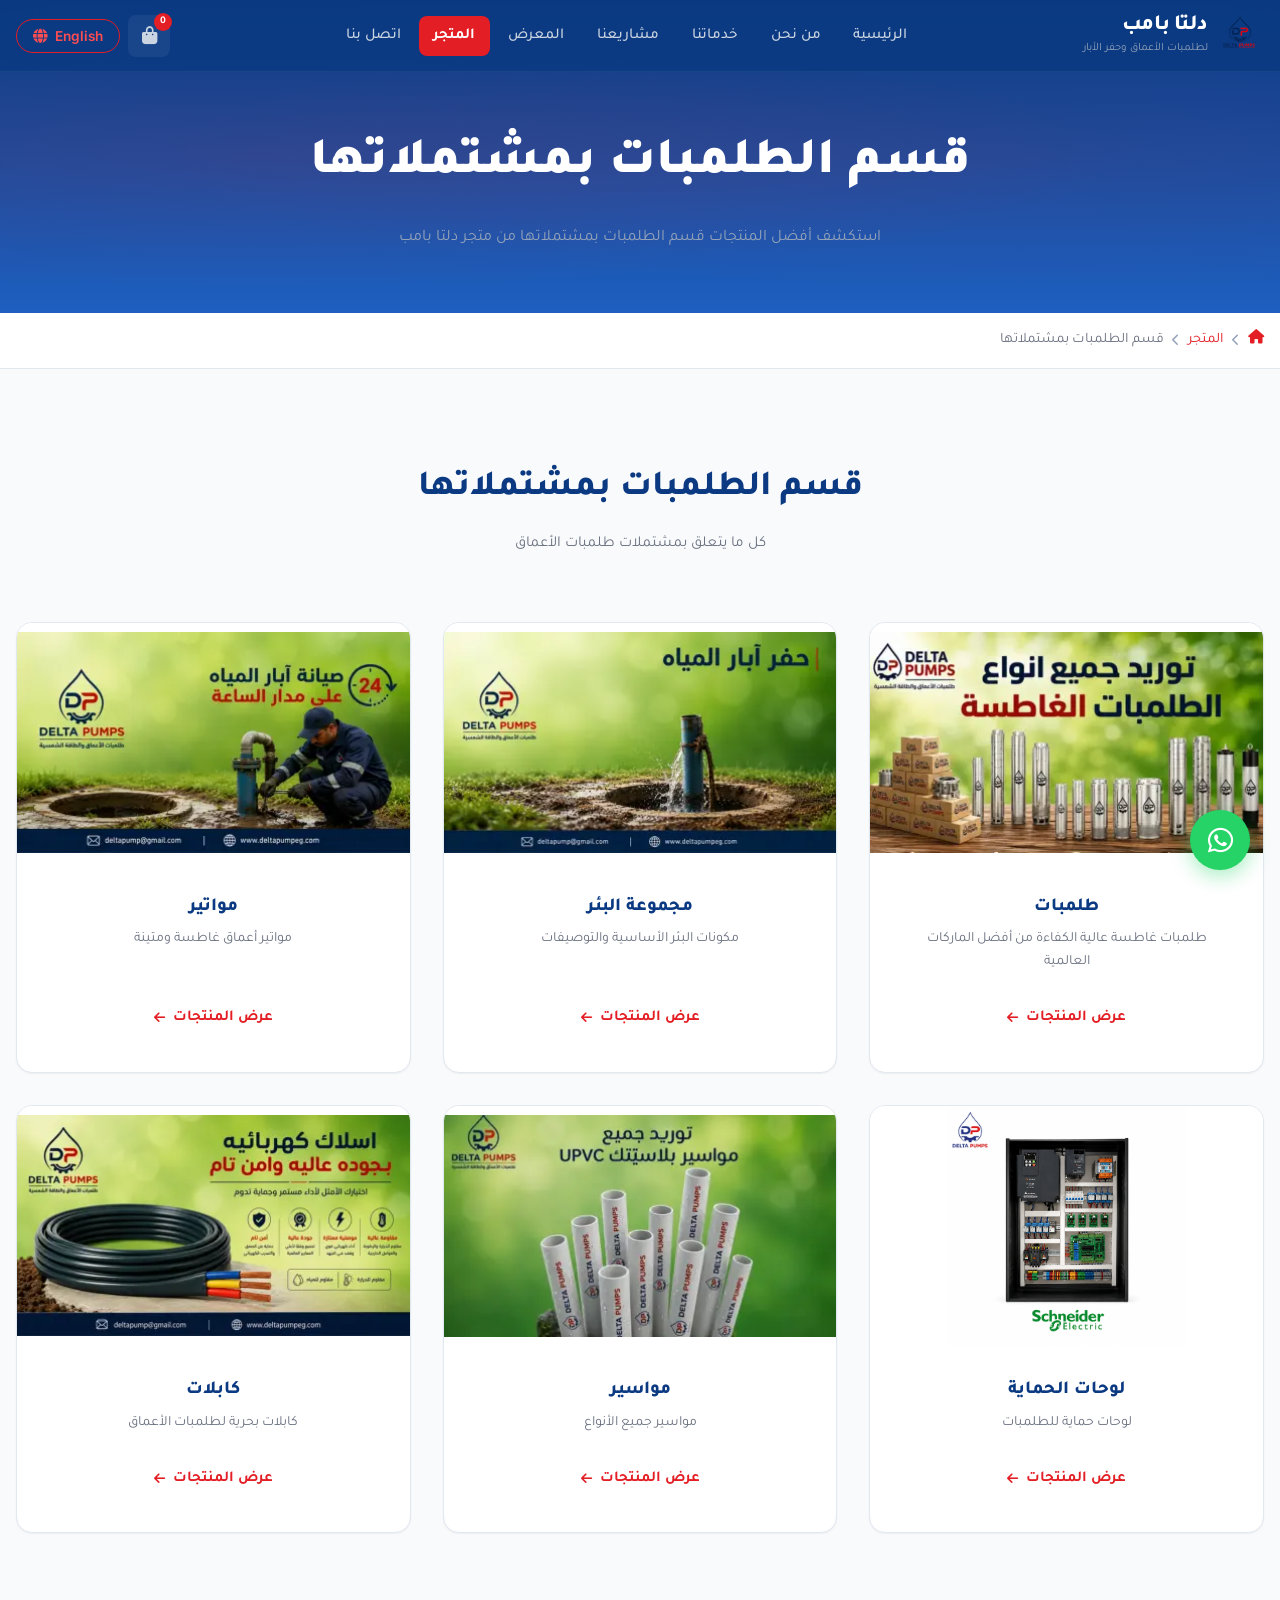
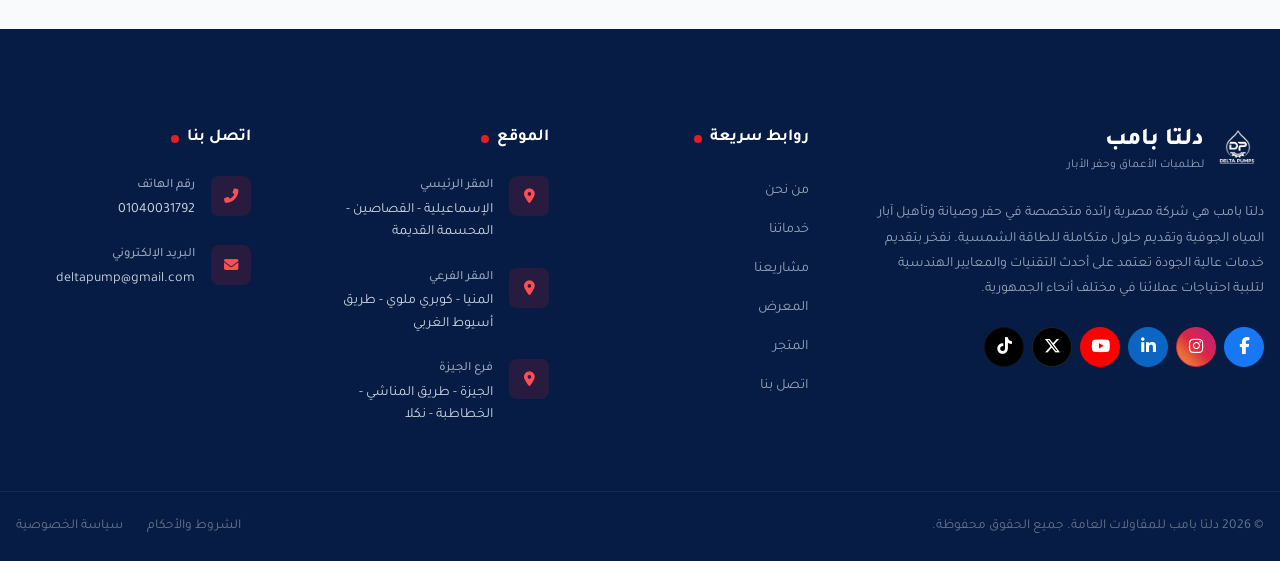
<file: store-pumps.html>
<!DOCTYPE html>
<html lang="ar" dir="rtl">
<head>
    <meta charset="UTF-8">
    <meta name="viewport" content="width=device-width, initial-scale=1.0">
    <meta name="description" content="قسم الطلمبات بمشتملاتها - دلتا بامب لطلمبات الأعماق وحفر الأبار. طلمبات، مواتير، مواسير، كابلات ومستلزمات الآبار.">
    <title>قسم الطلمبات بمشتملاتها | دلتا بامب لطلمبات الأعماق وحفر الأبار</title>

    <link rel="preconnect" href="https://fonts.googleapis.com">
    <link rel="preconnect" href="https://fonts.gstatic.com" crossorigin>
    <link href="https://fonts.googleapis.com/css2?family=Tajawal:wght@300;400;500;700;800;900&family=Inter:wght@300;400;500;600;700;800&display=swap" rel="stylesheet">
    <link rel="stylesheet" href="https://cdnjs.cloudflare.com/ajax/libs/font-awesome/6.5.1/css/all.min.css">

    <link rel="stylesheet" href="css/styles.css">
    <link rel="stylesheet" href="css/store.css">
</head>
<body>

    <!-- ============ HEADER ============ -->
    <header id="main-header" class="header">
        <div class="container">
            <nav class="navbar">
                <a href="/" class="logo" id="logo">
                    <img src="assets/images/logo.png" alt="Delta Pump Logo" class="logo-img">
                    <div class="logo-text">
                        <span class="logo-name" data-ar="دلتا بامب" data-en="Delta Pump">دلتا بامب</span>
                        <span class="logo-tagline" data-ar="لطلمبات الأعماق وحفر الأبار" data-en="Deep Well Pumps & Well Drilling">لطلمبات الأعماق وحفر الأبار</span>
                    </div>
                </a>
                <ul class="nav-links" id="nav-links">
                    <li><a href="/" class="nav-link" data-ar="الرئيسية" data-en="Home">الرئيسية</a></li>
                    <li><a href="/about" class="nav-link" data-ar="من نحن" data-en="About Us">من نحن</a></li>
                    <li>
                        <a href="/services" class="nav-link" data-ar="خدماتنا" data-en="Services">خدماتنا</a>
                    </li>
                    <li><a href="/projects" class="nav-link" data-ar="مشاريعنا" data-en="Projects">مشاريعنا</a></li>
                    <li><a href="/gallery" class="nav-link" data-ar="المعرض" data-en="Gallery">المعرض</a></li>
                    <li><a href="/store" class="nav-link active" data-ar="المتجر" data-en="Store">المتجر</a></li>
                    <li><a href="/contact" class="nav-link" data-ar="اتصل بنا" data-en="Contact">اتصل بنا</a></li>
                </ul>
                <div class="nav-actions">
                    <button class="cart-btn" id="cart-btn" aria-label="Shopping Cart">
                        <i class="fas fa-shopping-bag"></i>
                        <span class="cart-count">0</span>
                    </button>
                    <button class="lang-btn" id="lang-toggle">
                        <span class="lang-text">English</span>
                        <i class="fas fa-globe"></i>
                    </button>
                    <button class="mobile-toggle" id="mobile-toggle" aria-label="Toggle Menu">
                        <span class="hamburger-line"></span>
                        <span class="hamburger-line"></span>
                        <span class="hamburger-line"></span>
                    </button>
                </div>
            </nav>
        </div>
    </header>

    <!-- ============ PUMPS SECTION HERO BANNER ============ -->
    <section class="store-hero">
        <div class="store-hero-bg"></div>
        <div class="container">
            <div class="store-hero-content">
                <h1 class="store-hero-title" data-ar="قسم الطلمبات بمشتملاتها" data-en="Pumps & Accessories Section">قسم الطلمبات بمشتملاتها</h1>
                <p class="store-hero-subtitle" data-ar="استكشف أفضل المنتجات قسم الطلمبات بمشتملاتها من متجر دلتا بامب" data-en="Discover the best products in the Pumps & Accessories section from the Delta Pump Store">
                    استكشف أفضل المنتجات قسم الطلمبات بمشتملاتها من متجر دلتا بامب
                </p>
            </div>
        </div>
    </section>

    <!-- ============ BREADCRUMB ============ -->
    <div class="breadcrumb-container">
        <div class="container">
            <div class="breadcrumb-bar">
                <a href="/"><i class="fas fa-home"></i></a>
                <i class="fas fa-chevron-left breadcrumb-separator"></i>
                <a href="/store" data-ar="المتجر" data-en="Store">المتجر</a>
                <i class="fas fa-chevron-left breadcrumb-separator"></i>
                <span data-ar="قسم الطلمبات بمشتملاتها" data-en="Pumps & Accessories Section">قسم الطلمبات بمشتملاتها</span>
            </div>
        </div>
    </div>

    <!-- ============ SUBSECTIONS ============ -->
    <section class="store-categories-section">
        <div class="container">
            <!-- Section Header -->
            <div class="store-section-header">
                <h2 class="store-section-title" data-ar="قسم الطلمبات بمشتملاتها" data-en="Pumps & Accessories Section">قسم الطلمبات بمشتملاتها</h2>
                <p class="store-section-subtitle" data-ar="كل ما يتعلق بمشتملات طلمبات الأعماق" data-en="Everything related to deep well pump accessories">
                    كل ما يتعلق بمشتملات طلمبات الأعماق
                </p>
            </div>

            <!-- Subsections Grid -->
            <div class="store-grid">
                <!-- Card 1: Pumps -->
                <div class="store-card">
                    <div class="store-card-image">
                        <img src="assets/images/services/توريد طلمبات.webp" alt="طلمبات">
                    </div>
                    <div class="store-card-content">
                        <h3 class="category-title" data-ar="طلمبات" data-en="Pumps">طلمبات</h3>
                        <p class="category-desc" data-ar="طلمبات غاطسة عالية الكفاءة من أفضل الماركات العالمية" data-en="High-efficiency submersible pumps from the best global brands">طلمبات غاطسة عالية الكفاءة من أفضل الماركات العالمية</p>
                        <a href="/store-listing?category=pumps" class="btn-store-link">
                            <span data-ar="عرض المنتجات" data-en="View Products">عرض المنتجات</span>
                            <i class="fas fa-arrow-left"></i>
                        </a>
                    </div>
                </div>

                <!-- Card 2: Well Group -->
                <div class="store-card">
                    <div class="store-card-image">
                        <img src="assets/images/services/حفر ابار.webp" alt="مجموعة البئر">
                    </div>
                    <div class="store-card-content">
                        <h3 class="category-title" data-ar="مجموعة البئر" data-en="Well Group">مجموعة البئر</h3>
                        <p class="category-desc" data-ar="مكونات البئر الأساسية والتوصيفات" data-en="Essential well components and fittings">مكونات البئر الأساسية والتوصيفات</p>
                        <a href="/store-listing?category=well-group" class="btn-store-link">
                            <span data-ar="عرض المنتجات" data-en="View Products">عرض المنتجات</span>
                            <i class="fas fa-arrow-left"></i>
                        </a>
                    </div>
                </div>

                <!-- Card 3: Motors -->
                <div class="store-card">
                    <div class="store-card-image">
                        <img src="assets/images/services/صيانه ابار المياه.webp" alt="مواتير">
                    </div>
                    <div class="store-card-content">
                        <h3 class="category-title" data-ar="مواتير" data-en="Motors">مواتير</h3>
                        <p class="category-desc" data-ar="مواتير أعماق غاطسة ومتينة" data-en="Durable submersible deep well motors">مواتير أعماق غاطسة ومتينة</p>
                        <a href="/store-listing?category=motors" class="btn-store-link">
                            <span data-ar="عرض المنتجات" data-en="View Products">عرض المنتجات</span>
                            <i class="fas fa-arrow-left"></i>
                        </a>
                    </div>
                </div>

                <!-- Card 4: Protection Panels -->
                <div class="store-card">
                    <div class="store-card-image">
                        <img src="assets/images/products/Pumps & Accessories Section/Protection Panels/schneider.webp" alt="لوحات الحماية">
                    </div>
                    <div class="store-card-content">
                        <h3 class="category-title" data-ar="لوحات الحماية" data-en="Protection Panels">لوحات الحماية</h3>
                        <p class="category-desc" data-ar="لوحات حماية للطلمبات" data-en="Protection panels for pumps">لوحات حماية للطلمبات</p>
                        <a href="/store-listing?category=protection-panels" class="btn-store-link">
                            <span data-ar="عرض المنتجات" data-en="View Products">عرض المنتجات</span>
                            <i class="fas fa-arrow-left"></i>
                        </a>
                    </div>
                </div>

                <!-- Card 5: Pipes -->
                <div class="store-card">
                    <div class="store-card-image">
                        <img src="assets/images/services/مواسير بلاستيك.webp" alt="مواسير">
                    </div>
                    <div class="store-card-content">
                        <h3 class="category-title" data-ar="مواسير" data-en="Pipes">مواسير</h3>
                        <p class="category-desc" data-ar="مواسير جميع الأنواع" data-en="All types of pipes">مواسير جميع الأنواع</p>
                        <a href="/store-listing?category=pipes" class="btn-store-link">
                            <span data-ar="عرض المنتجات" data-en="View Products">عرض المنتجات</span>
                            <i class="fas fa-arrow-left"></i>
                        </a>
                    </div>
                </div>

                <!-- Card 6: Cables -->
                <div class="store-card">
                    <div class="store-card-image">
                        <img src="assets/images/services/كابلات طلمبات الاعماق.webp" alt="كابلات">
                    </div>
                    <div class="store-card-content">
                        <h3 class="category-title" data-ar="كابلات" data-en="Cables">كابلات</h3>
                        <p class="category-desc" data-ar="كابلات بحرية لطلمبات الأعماق" data-en="Marine cables for deep well pumps">كابلات بحرية لطلمبات الأعماق</p>
                        <a href="/store-listing?category=cables" class="btn-store-link">
                            <span data-ar="عرض المنتجات" data-en="View Products">عرض المنتجات</span>
                            <i class="fas fa-arrow-left"></i>
                        </a>
                    </div>
                </div>
            </div>
        </div>
    </section>

    <!-- ============ FOOTER ============ -->
    <footer id="contact" class="footer">
        <div class="container">
            <div class="footer-grid">
                <div class="footer-col footer-about">
                    <a href="/" class="footer-logo">
                        <img src="assets/images/logo.png" alt="Delta Pump Logo" class="footer-logo-img">
                        <div class="footer-logo-text">
                            <span class="footer-logo-name" data-ar="دلتا بامب" data-en="Delta Pump">دلتا بامب</span>
                            <span class="footer-logo-tagline" data-ar="لطلمبات الأعماق وحفر الأبار" data-en="Deep Well Pumps & Well Drilling">لطلمبات الأعماق وحفر الأبار</span>
                        </div>
                    </a>
                    <p class="footer-desc" data-ar="دلتا بامب هي شركة مصرية رائدة متخصصة في حفر وصيانة وتأهيل آبار المياه الجوفية وتقديم حلول متكاملة للطاقة الشمسية. نفخر بتقديم خدمات عالية الجودة تعتمد على أحدث التقنيات والمعايير الهندسية لتلبية احتياجات عملائنا في مختلف أنحاء الجمهورية." data-en="Delta Pump is a leading Egyptian company specializing in drilling, maintaining and rehabilitating groundwater wells and providing integrated solar energy solutions. We pride ourselves on providing high-quality services based on the latest technologies and engineering standards to meet our clients' needs across the country.">
                        دلتا بامب هي شركة مصرية رائدة متخصصة في حفر وصيانة وتأهيل آبار المياه الجوفية وتقديم حلول متكاملة للطاقة الشمسية. نفخر بتقديم خدمات عالية الجودة تعتمد على أحدث التقنيات والمعايير الهندسية لتلبية احتياجات عملائنا في مختلف أنحاء الجمهورية.
                    </p>
                    <div class="footer-social">
                        <a href="https://www.facebook.com/profile.php?id=61563485170555" target="_blank" rel="noopener noreferrer" class="social-link" aria-label="Facebook"><i class="fab fa-facebook-f"></i></a>
                        <a href="#" class="social-link" aria-label="Instagram"><i class="fab fa-instagram"></i></a>
                        <a href="#" class="social-link" aria-label="LinkedIn"><i class="fab fa-linkedin-in"></i></a>
                        <a href="#" class="social-link" aria-label="YouTube"><i class="fab fa-youtube"></i></a>
                        <a href="#" class="social-link" aria-label="X (Twitter)"><i class="fab fa-x-twitter"></i></a>
                        <a href="#" class="social-link" aria-label="TikTok"><i class="fab fa-tiktok"></i></a>
                    </div>
                </div>
                <div class="footer-col">
                    <h3 class="footer-heading" data-ar="روابط سريعة" data-en="Quick Links"><span class="heading-dot"></span>روابط سريعة</h3>
                    <ul class="footer-links">
                        <li><a href="/about" data-ar="من نحن" data-en="About Us">من نحن</a></li>
                        <li><a href="/services" data-ar="خدماتنا" data-en="Our Services">خدماتنا</a></li>
                        <li><a href="/projects" data-ar="مشاريعنا" data-en="Our Projects">مشاريعنا</a></li>
                        <li><a href="/gallery" data-ar="المعرض" data-en="Gallery">المعرض</a></li>
                        <li><a href="/store" data-ar="المتجر" data-en="Store">المتجر</a></li>
                        <li><a href="/contact" data-ar="اتصل بنا" data-en="Contact Us">اتصل بنا</a></li>
                    </ul>
                </div>
                <div class="footer-col">
                    <h3 class="footer-heading" data-ar="الموقع" data-en="Location"><span class="heading-dot"></span>الموقع</h3>
                    <div class="footer-contact-list">
                        <div class="contact-item">
                            <div class="contact-icon"><i class="fas fa-map-marker-alt"></i></div>
                            <div class="contact-text">
                                <span class="contact-label" data-ar="المقر الرئيسي" data-en="Main Office">المقر الرئيسي</span>
                                <p data-ar="الإسماعيلية - القصاصين - المحسمة القديمة" data-en="Ismailia - El Qassasin - Old Mahsama">الإسماعيلية - القصاصين - المحسمة القديمة</p>
                            </div>
                        </div>
                        <div class="contact-item">
                            <div class="contact-icon"><i class="fas fa-map-marker-alt"></i></div>
                            <div class="contact-text">
                                <span class="contact-label" data-ar="المقر الفرعي" data-en="Branch Office">المقر الفرعي</span>
                                <p data-ar="المنيا - كوبري ملوي - طريق أسيوط الغربي" data-en="Minya - Mallawi Bridge - Western Assiut Road">المنيا - كوبري ملوي - طريق أسيوط الغربي</p>
                            </div>
                        </div>
                        <div class="contact-item">
                            <div class="contact-icon"><i class="fas fa-map-marker-alt"></i></div>
                            <div class="contact-text">
                                <span class="contact-label" data-ar="فرع الجيزة" data-en="Giza Branch">فرع الجيزة</span>
                                <p data-ar="الجيزة - طريق المناشي - الخطاطبة - نكلا" data-en="Giza - El Manashi Road - El Khatatba - Nekla">الجيزة - طريق المناشي - الخطاطبة - نكلا</p>
                            </div>
                        </div>
                    </div>
                </div>
                <div class="footer-col">
                    <h3 class="footer-heading" data-ar="اتصل بنا" data-en="Contact Us"><span class="heading-dot"></span>اتصل بنا</h3>
                    <div class="footer-contact-list">
                        <div class="contact-item">
                            <div class="contact-icon"><i class="fas fa-phone-alt"></i></div>
                            <div class="contact-text">
                                <span class="contact-label" data-ar="رقم الهاتف" data-en="Phone Number">رقم الهاتف</span>
                                <a href="tel:01040031792" dir="ltr">01040031792</a>
                            </div>
                        </div>
                        <div class="contact-item">
                            <div class="contact-icon"><i class="fas fa-envelope"></i></div>
                            <div class="contact-text">
                                <span class="contact-label" data-ar="البريد الإلكتروني" data-en="Email">البريد الإلكتروني</span>
                                <a href="mailto:deltapump@gmail.com" dir="ltr">deltapump@gmail.com</a>
                            </div>
                        </div>
                    </div>
                </div>
            </div>
        </div>
        <div class="footer-bottom">
            <div class="container">
                <div class="footer-bottom-content">
                    <p class="copyright" data-ar="© 2026 دلتا بامب للمقاولات العامة. جميع الحقوق محفوظة." data-en="© 2026 Delta Pump General Contracting. All rights reserved.">© 2026 دلتا بامب للمقاولات العامة. جميع الحقوق محفوظة.</p>
                    <div class="footer-bottom-links">
                        <a href="#" data-ar="الشروط والأحكام" data-en="Terms & Conditions">الشروط والأحكام</a>
                        <a href="#" data-ar="سياسة الخصوصية" data-en="Privacy Policy">سياسة الخصوصية</a>
                    </div>
                </div>
            </div>
        </div>
    </footer>

    <!-- WhatsApp -->
    <a href="https://wa.me/201040031792" class="whatsapp-float" id="whatsapp-btn" target="_blank" rel="noopener noreferrer" aria-label="WhatsApp">
        <i class="fab fa-whatsapp"></i>
    </a>

    <script src="js/script.js"></script>
</body>
</html>
</file>
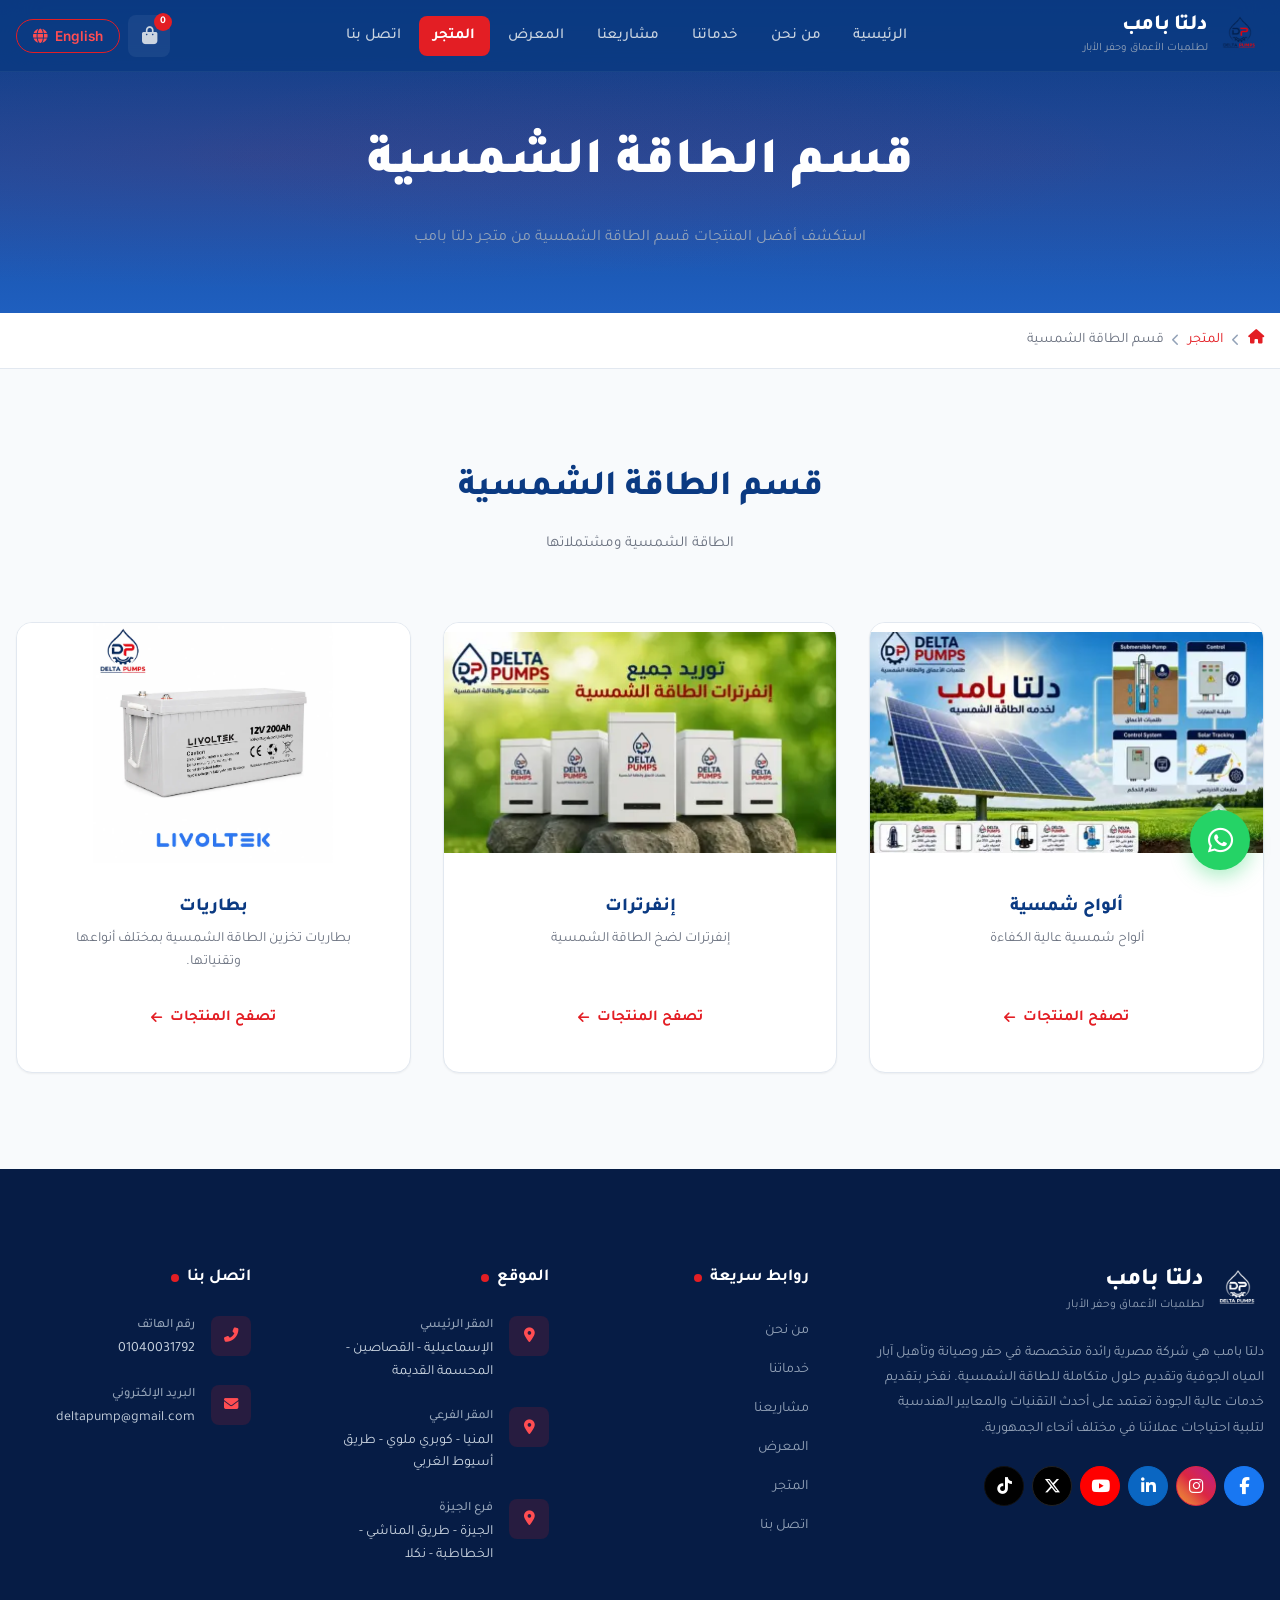
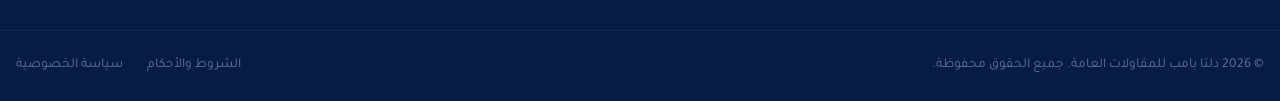
<file: store-solar.html>
<!doctype html>
<html lang="ar" dir="rtl">
  <head>
    <meta charset="UTF-8" />
    <meta name="viewport" content="width=device-width, initial-scale=1.0" />
    <meta
      name="description"
      content="قسم الطاقة الشمسية - دلتا بامب لطلمبات الأعماق وحفر الأبار. ألواح شمسية، إنفرترات، وبطاريات عالية الجودة."
    />
    <title>قسم الطاقة الشمسية | دلتا بامب لطلمبات الأعماق وحفر الأبار</title>

    <link rel="preconnect" href="https://fonts.googleapis.com" />
    <link rel="preconnect" href="https://fonts.gstatic.com" crossorigin />
    <link
      href="https://fonts.googleapis.com/css2?family=Tajawal:wght@300;400;500;700;800;900&family=Inter:wght@300;400;500;600;700;800&display=swap"
      rel="stylesheet"
    />
    <link
      rel="stylesheet"
      href="https://cdnjs.cloudflare.com/ajax/libs/font-awesome/6.5.1/css/all.min.css"
    />

    <link rel="stylesheet" href="css/styles.css" />
    <link rel="stylesheet" href="css/store.css" />
  </head>
  <body>
    <!-- ============ HEADER ============ -->
    <header id="main-header" class="header">
      <div class="container">
        <nav class="navbar">
          <a href="/" class="logo" id="logo">
            <img
              src="assets/images/logo.png"
              alt="Delta Pump Logo"
              class="logo-img"
            />
            <div class="logo-text">
              <span class="logo-name" data-ar="دلتا بامب" data-en="Delta Pump"
                >دلتا بامب</span
              >
              <span
                class="logo-tagline"
                data-ar="لطلمبات الأعماق وحفر الأبار"
                data-en="Deep Well Pumps & Well Drilling"
                >لطلمبات الأعماق وحفر الأبار</span
              >
            </div>
          </a>
          <ul class="nav-links" id="nav-links">
            <li>
              <a
                href="/"
                class="nav-link"
                data-ar="الرئيسية"
                data-en="Home"
                >الرئيسية</a
              >
            </li>
            <li>
              <a
                href="/about"
                class="nav-link"
                data-ar="من نحن"
                data-en="About Us"
                >من نحن</a
              >
            </li>
            <li>
              <a
                href="/services"
                class="nav-link"
                data-ar="خدماتنا"
                data-en="Services"
                >خدماتنا</a
              >
            </li>
            <li>
              <a
                href="/projects"
                class="nav-link"
                data-ar="مشاريعنا"
                data-en="Projects"
                >مشاريعنا</a
              >
            </li>
            <li>
              <a
                href="/gallery"
                class="nav-link"
                data-ar="المعرض"
                data-en="Gallery"
                >المعرض</a
              >
            </li>
            <li>
              <a
                href="/store"
                class="nav-link active"
                data-ar="المتجر"
                data-en="Store"
                >المتجر</a
              >
            </li>
            <li>
              <a
                href="/contact"
                class="nav-link"
                data-ar="اتصل بنا"
                data-en="Contact"
                >اتصل بنا</a
              >
            </li>
          </ul>
          <div class="nav-actions">
            <button class="cart-btn" id="cart-btn" aria-label="Shopping Cart">
              <i class="fas fa-shopping-bag"></i>
              <span class="cart-count">0</span>
            </button>
            <button class="lang-btn" id="lang-toggle">
              <span class="lang-text">English</span>
              <i class="fas fa-globe"></i>
            </button>
            <button
              class="mobile-toggle"
              id="mobile-toggle"
              aria-label="Toggle Menu"
            >
              <span class="hamburger-line"></span>
              <span class="hamburger-line"></span>
              <span class="hamburger-line"></span>
            </button>
          </div>
        </nav>
      </div>
    </header>

    <!-- ============ SOLAR SECTION HERO BANNER ============ -->
    <section class="store-hero">
      <div class="store-hero-bg"></div>
      <div class="container">
        <div class="store-hero-content">
          <h1
            class="store-hero-title"
            data-ar="قسم الطاقة الشمسية"
            data-en="Solar Energy Section"
          >
            قسم الطاقة الشمسية
          </h1>
          <p
            class="store-hero-subtitle"
            data-ar="استكشف أفضل المنتجات قسم الطاقة الشمسية من متجر دلتا بامب"
            data-en="Discover the best products in the Solar Energy section from the Delta Pump Store"
          >
            استكشف أفضل المنتجات قسم الطاقة الشمسية من متجر دلتا بامب
          </p>
        </div>
      </div>
    </section>

    <!-- ============ BREADCRUMB ============ -->
    <div class="breadcrumb-container">
      <div class="container">
        <div class="breadcrumb-bar">
          <a href="/"><i class="fas fa-home"></i></a>
          <i class="fas fa-chevron-left breadcrumb-separator"></i>
          <a href="/store" data-ar="المتجر" data-en="Store">المتجر</a>
          <i class="fas fa-chevron-left breadcrumb-separator"></i>
          <span data-ar="قسم الطاقة الشمسية" data-en="Solar Energy Section"
            >قسم الطاقة الشمسية</span
          >
        </div>
      </div>
    </div>

    <!-- ============ SUBSECTIONS ============ -->
    <section class="store-categories-section">
      <div class="container">
        <!-- Section Header -->
        <div class="store-section-header">
          <h2
            class="store-section-title"
            data-ar="قسم الطاقة الشمسية"
            data-en="Solar Energy Section"
          >
            قسم الطاقة الشمسية
          </h2>
          <p
            class="store-section-subtitle"
            data-ar="الطاقة الشمسية ومشتملاتها"
            data-en="Solar energy and its components"
          >
            الطاقة الشمسية ومشتملاتها
          </p>
        </div>

        <!-- Subsections Grid -->
        <div class="store-grid">
          <!-- Card 1: Panels -->
          <div class="store-card">
            <div class="store-card-image">
              <img
                src="assets/images/services/الواح الطاقه الشمسيه.webp"
                alt="ألواح شمسية"
              />
            </div>
            <div class="store-card-content">
              <h3
                class="category-title"
                data-ar="ألواح شمسية"
                data-en="Solar Panels"
              >
                ألواح شمسية
              </h3>
              <p
                class="category-desc"
                data-ar="ألواح شمسية عالية الكفاءة"
                data-en="High-efficiency solar panels"
              >
                ألواح شمسية عالية الكفاءة
              </p>
              <a
                href="/store-listing?category=panels"
                class="btn-store-link"
              >
                <span data-ar="تصفح المنتجات" data-en="Browse Products"
                  >تصفح المنتجات</span
                >
                <i class="fas fa-arrow-left"></i>
              </a>
            </div>
          </div>

          <!-- Card 2: Inverters -->
          <div class="store-card">
            <div class="store-card-image">
              <img src="assets/images/services/inverters.webp" alt="إنفرترات" />
            </div>
            <div class="store-card-content">
              <h3 class="category-title" data-ar="إنفرترات" data-en="Inverters">
                إنفرترات
              </h3>
              <p
                class="category-desc"
                data-ar="إنفرترات لضخ الطاقة الشمسية"
                data-en="Inverters for solar pumping"
              >
                إنفرترات لضخ الطاقة الشمسية
              </p>
              <a
                href="/store-listing?category=inverters"
                class="btn-store-link"
              >
                <span data-ar="تصفح المنتجات" data-en="Browse Products"
                  >تصفح المنتجات</span
                >
                <i class="fas fa-arrow-left"></i>
              </a>
            </div>
          </div>

          <!-- Card 3: Batteries -->
          <div class="store-card">
            <div class="store-card-image">
              <img
                src="assets/images/products/Solar Energy Section/batteries/gel.webp"
                alt="بطاريات"
              />
            </div>
            <div class="store-card-content">
              <h3 class="category-title" data-ar="بطاريات" data-en="Batteries">
                بطاريات
              </h3>
              <p
                class="category-desc"
                data-ar="بطاريات تخزين الطاقة الشمسية بمختلف أنواعها وتقنياتها."
                data-en="Solar energy storage batteries of various types and technologies."
              >
                بطاريات تخزين الطاقة الشمسية بمختلف أنواعها وتقنياتها.
              </p>
              <a
                href="/store-listing?category=batteries"
                class="btn-store-link"
              >
                <span data-ar="تصفح المنتجات" data-en="Browse Products"
                  >تصفح المنتجات</span
                >
                <i class="fas fa-arrow-left"></i>
              </a>
            </div>
          </div>
        </div>
      </div>
    </section>

    <!-- ============ FOOTER ============ -->
    <footer id="contact" class="footer">
      <div class="container">
        <div class="footer-grid">
          <div class="footer-col footer-about">
            <a href="/" class="footer-logo">
              <img
                src="assets/images/logo.png"
                alt="Delta Pump Logo"
                class="footer-logo-img"
              />
              <div class="footer-logo-text">
                <span
                  class="footer-logo-name"
                  data-ar="دلتا بامب"
                  data-en="Delta Pump"
                  >دلتا بامب</span
                >
                <span
                  class="footer-logo-tagline"
                  data-ar="لطلمبات الأعماق وحفر الأبار"
                  data-en="Deep Well Pumps & Well Drilling"
                  >لطلمبات الأعماق وحفر الأبار</span
                >
              </div>
            </a>
            <p
              class="footer-desc"
              data-ar="دلتا بامب هي شركة مصرية رائدة متخصصة في حفر وصيانة وتأهيل آبار المياه الجوفية وتقديم حلول متكاملة للطاقة الشمسية. نفخر بتقديم خدمات عالية الجودة تعتمد على أحدث التقنيات والمعايير الهندسية لتلبية احتياجات عملائنا في مختلف أنحاء الجمهورية."
              data-en="Delta Pump is a leading Egyptian company specializing in drilling, maintaining and rehabilitating groundwater wells and providing integrated solar energy solutions. We pride ourselves on providing high-quality services based on the latest technologies and engineering standards to meet our clients' needs across the country."
            >
              دلتا بامب هي شركة مصرية رائدة متخصصة في حفر وصيانة وتأهيل آبار
              المياه الجوفية وتقديم حلول متكاملة للطاقة الشمسية. نفخر بتقديم
              خدمات عالية الجودة تعتمد على أحدث التقنيات والمعايير الهندسية
              لتلبية احتياجات عملائنا في مختلف أنحاء الجمهورية.
            </p>
            <div class="footer-social">
              <a href="https://www.facebook.com/profile.php?id=61563485170555" target="_blank" rel="noopener noreferrer" class="social-link" aria-label="Facebook"
                ><i class="fab fa-facebook-f"></i
              ></a>
              <a href="#" class="social-link" aria-label="Instagram"
                ><i class="fab fa-instagram"></i
              ></a>
              <a href="#" class="social-link" aria-label="LinkedIn"
                ><i class="fab fa-linkedin-in"></i
              ></a>
              <a href="#" class="social-link" aria-label="YouTube"
                ><i class="fab fa-youtube"></i
              ></a>
              <a href="#" class="social-link" aria-label="X (Twitter)"
                ><i class="fab fa-x-twitter"></i
              ></a>
              <a href="#" class="social-link" aria-label="TikTok"
                ><i class="fab fa-tiktok"></i
              ></a>
            </div>
          </div>
          <div class="footer-col">
            <h3
              class="footer-heading"
              data-ar="روابط سريعة"
              data-en="Quick Links"
            >
              <span class="heading-dot"></span>روابط سريعة
            </h3>
            <ul class="footer-links">
              <li>
                <a href="/about" data-ar="من نحن" data-en="About Us"
                  >من نحن</a
                >
              </li>
              <li>
                <a href="/services" data-ar="خدماتنا" data-en="Our Services"
                  >خدماتنا</a
                >
              </li>
              <li>
                <a
                  href="/projects"
                  data-ar="مشاريعنا"
                  data-en="Our Projects"
                  >مشاريعنا</a
                >
              </li>
              <li>
                <a href="/gallery" data-ar="المعرض" data-en="Gallery">المعرض</a>
              </li>
              <li>
                <a href="/store" data-ar="المتجر" data-en="Store">المتجر</a>
              </li>
              <li>
                <a href="/contact" data-ar="اتصل بنا" data-en="Contact Us"
                  >اتصل بنا</a
                >
              </li>
            </ul>
          </div>
          <div class="footer-col">
            <h3 class="footer-heading" data-ar="الموقع" data-en="Location">
              <span class="heading-dot"></span>الموقع
            </h3>
            <div class="footer-contact-list">
              <div class="contact-item">
                <div class="contact-icon">
                  <i class="fas fa-map-marker-alt"></i>
                </div>
                <div class="contact-text">
                  <span
                    class="contact-label"
                    data-ar="المقر الرئيسي"
                    data-en="Main Office"
                    >المقر الرئيسي</span
                  >
                  <p
                    data-ar="الإسماعيلية - القصاصين - المحسمة القديمة"
                    data-en="Ismailia - El Qassasin - Old Mahsama"
                  >
                    الإسماعيلية - القصاصين - المحسمة القديمة
                  </p>
                </div>
              </div>
              <div class="contact-item">
                <div class="contact-icon">
                  <i class="fas fa-map-marker-alt"></i>
                </div>
                <div class="contact-text">
                  <span
                    class="contact-label"
                    data-ar="المقر الفرعي"
                    data-en="Branch Office"
                    >المقر الفرعي</span
                  >
                  <p
                    data-ar="المنيا - كوبري ملوي - طريق أسيوط الغربي"
                    data-en="Minya - Mallawi Bridge - Western Assiut Road"
                  >
                    المنيا - كوبري ملوي - طريق أسيوط الغربي
                  </p>
                </div>
              </div>
              <div class="contact-item">
                <div class="contact-icon">
                  <i class="fas fa-map-marker-alt"></i>
                </div>
                <div class="contact-text">
                  <span
                    class="contact-label"
                    data-ar="فرع الجيزة"
                    data-en="Giza Branch"
                    >فرع الجيزة</span
                  >
                  <p
                    data-ar="الجيزة - طريق المناشي - الخطاطبة - نكلا"
                    data-en="Giza - El Manashi Road - El Khatatba - Nekla"
                  >
                    الجيزة - طريق المناشي - الخطاطبة - نكلا
                  </p>
                </div>
              </div>
            </div>
          </div>
          <div class="footer-col">
            <h3 class="footer-heading" data-ar="اتصل بنا" data-en="Contact Us">
              <span class="heading-dot"></span>اتصل بنا
            </h3>
            <div class="footer-contact-list">
              <div class="contact-item">
                <div class="contact-icon"><i class="fas fa-phone-alt"></i></div>
                <div class="contact-text">
                  <span
                    class="contact-label"
                    data-ar="رقم الهاتف"
                    data-en="Phone Number"
                    >رقم الهاتف</span
                  >
                  <a href="tel:01040031792" dir="ltr">01040031792</a>
                </div>
              </div>
              <div class="contact-item">
                <div class="contact-icon"><i class="fas fa-envelope"></i></div>
                <div class="contact-text">
                  <span
                    class="contact-label"
                    data-ar="البريد الإلكتروني"
                    data-en="Email"
                    >البريد الإلكتروني</span
                  >
                  <a href="mailto:deltapump@gmail.com" dir="ltr"
                    >deltapump@gmail.com</a
                  >
                </div>
              </div>
            </div>
          </div>
        </div>
      </div>
      <div class="footer-bottom">
        <div class="container">
          <div class="footer-bottom-content">
            <p
              class="copyright"
              data-ar="© 2026 دلتا بامب للمقاولات العامة. جميع الحقوق محفوظة."
              data-en="© 2026 Delta Pump General Contracting. All rights reserved."
            >
              © 2026 دلتا بامب للمقاولات العامة. جميع الحقوق محفوظة.
            </p>
            <div class="footer-bottom-links">
              <a href="#" data-ar="الشروط والأحكام" data-en="Terms & Conditions"
                >الشروط والأحكام</a
              >
              <a href="#" data-ar="سياسة الخصوصية" data-en="Privacy Policy"
                >سياسة الخصوصية</a
              >
            </div>
          </div>
        </div>
      </div>
    </footer>

    <!-- WhatsApp -->
    <a
      href="https://wa.me/201040031792"
      class="whatsapp-float"
      id="whatsapp-btn"
      target="_blank"
      rel="noopener noreferrer"
      aria-label="WhatsApp"
    >
      <i class="fab fa-whatsapp"></i>
    </a>

    <script src="js/script.js"></script>
  </body>
</html>
</file>
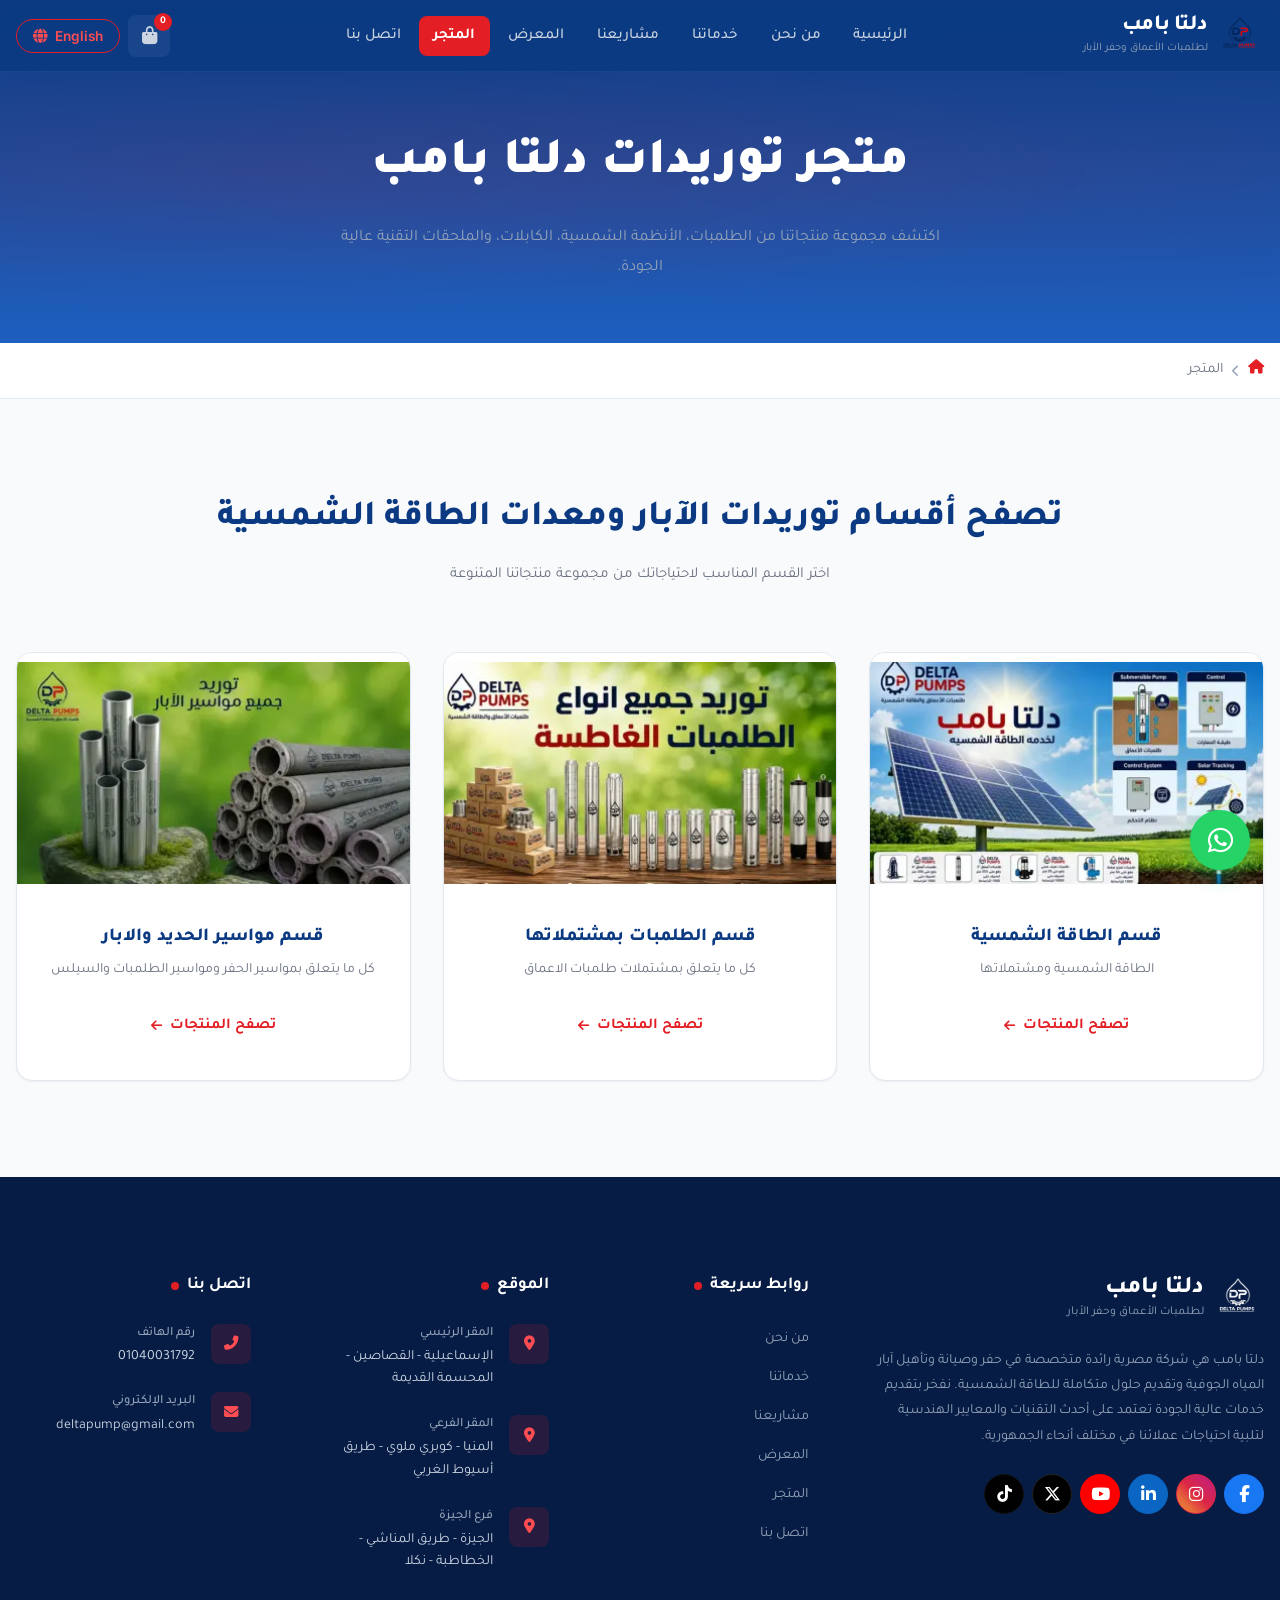
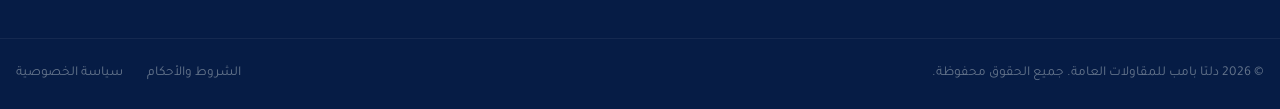
<file: store.html>
<!doctype html>
<html lang="ar" dir="rtl">
  <head>
    <meta charset="UTF-8" />
    <meta name="viewport" content="width=device-width, initial-scale=1.0" />
    <meta
      name="description"
      content="متجر توريدات دلتا بامب - اكتشف مجموعة منتجاتنا من الطلمبات، الأنظمة الشمسية، الكابلات، والملحقات التقنية عالية الجودة."
    />
    <title>المتجر | دلتا بامب لطلمبات الأعماق وحفر الأبار</title>

    <link rel="preconnect" href="https://fonts.googleapis.com" />
    <link rel="preconnect" href="https://fonts.gstatic.com" crossorigin />
    <link
      href="https://fonts.googleapis.com/css2?family=Tajawal:wght@300;400;500;700;800;900&family=Inter:wght@300;400;500;600;700;800&display=swap"
      rel="stylesheet"
    />
    <link
      rel="stylesheet"
      href="https://cdnjs.cloudflare.com/ajax/libs/font-awesome/6.5.1/css/all.min.css"
    />

    <link rel="stylesheet" href="css/styles.css" />
    <link rel="stylesheet" href="css/store.css" />
  </head>
  <body>
    <!-- ============ HEADER ============ -->
    <header id="main-header" class="header">
      <div class="container">
        <nav class="navbar">
          <a href="/" class="logo" id="logo">
            <img
              src="assets/images/logo.png"
              alt="Delta Pump Logo"
              class="logo-img"
            />
            <div class="logo-text">
              <span class="logo-name" data-ar="دلتا بامب" data-en="Delta Pump"
                >دلتا بامب</span
              >
              <span
                class="logo-tagline"
                data-ar="لطلمبات الأعماق وحفر الأبار"
                data-en="Deep Well Pumps & Well Drilling"
                >لطلمبات الأعماق وحفر الأبار</span
              >
            </div>
          </a>
          <ul class="nav-links" id="nav-links">
            <li>
              <a
                href="/"
                class="nav-link"
                data-ar="الرئيسية"
                data-en="Home"
                >الرئيسية</a
              >
            </li>
            <li>
              <a
                href="/about"
                class="nav-link"
                data-ar="من نحن"
                data-en="About Us"
                >من نحن</a
              >
            </li>
            <li>
              <a
                href="/services"
                class="nav-link"
                data-ar="خدماتنا"
                data-en="Services"
                >خدماتنا</a
              >
            </li>
            <li>
              <a
                href="/projects"
                class="nav-link"
                data-ar="مشاريعنا"
                data-en="Projects"
                >مشاريعنا</a
              >
            </li>
            <li>
              <a
                href="/gallery"
                class="nav-link"
                data-ar="المعرض"
                data-en="Gallery"
                >المعرض</a
              >
            </li>
            <li>
              <a
                href="/store"
                class="nav-link active"
                data-ar="المتجر"
                data-en="Store"
                >المتجر</a
              >
            </li>
            <li>
              <a
                href="/contact"
                class="nav-link"
                data-ar="اتصل بنا"
                data-en="Contact"
                >اتصل بنا</a
              >
            </li>
          </ul>
          <div class="nav-actions">
            <button class="cart-btn" id="cart-btn" aria-label="Shopping Cart">
              <i class="fas fa-shopping-bag"></i>
              <span class="cart-count">0</span>
            </button>
            <button class="lang-btn" id="lang-toggle">
              <span class="lang-text">English</span>
              <i class="fas fa-globe"></i>
            </button>
            <button
              class="mobile-toggle"
              id="mobile-toggle"
              aria-label="Toggle Menu"
            >
              <span class="hamburger-line"></span>
              <span class="hamburger-line"></span>
              <span class="hamburger-line"></span>
            </button>
          </div>
        </nav>
      </div>
    </header>

    <!-- ============ STORE HERO BANNER ============ -->
    <section class="store-hero">
      <div class="store-hero-bg"></div>
      <div class="container">
        <div class="store-hero-content">
          <h1
            class="store-hero-title"
            data-ar="متجر توريدات دلتا بامب"
            data-en="Delta Pump Supplies Store"
          >
            متجر توريدات دلتا بامب
          </h1>
          <p
            class="store-hero-subtitle"
            data-ar="اكتشف مجموعة منتجاتنا من الطلمبات، الأنظمة الشمسية، الكابلات، والملحقات التقنية عالية الجودة."
            data-en="Discover our range of products including pumps, solar systems, cables, and high-quality technical accessories."
          >
            اكتشف مجموعة منتجاتنا من الطلمبات، الأنظمة الشمسية، الكابلات،
            والملحقات التقنية عالية الجودة.
          </p>
        </div>
      </div>
    </section>

    <!-- ============ BREADCRUMB ============ -->
    <div class="breadcrumb-container">
      <div class="container">
        <div class="breadcrumb-bar">
          <a href="/"><i class="fas fa-home"></i></a>
          <i class="fas fa-chevron-left breadcrumb-separator"></i>
          <span data-ar="المتجر" data-en="Store">المتجر</span>
        </div>
      </div>
    </div>

    <!-- ============ CATEGORIES SECTION ============ -->
    <section class="store-categories-section">
      <div class="container">
        <!-- Section Header -->
        <div class="store-section-header">
          <h2
            class="store-section-title"
            data-ar="تصفح أقسام توريدات الآبار ومعدات الطاقة الشمسية"
            data-en="Browse Well Supplies & Solar Equipment Sections"
          >
            تصفح أقسام توريدات الآبار ومعدات الطاقة الشمسية
          </h2>
          <p
            class="store-section-subtitle"
            data-ar="اختر القسم المناسب لاحتياجاتك من مجموعة منتجاتنا المتنوعة"
            data-en="Choose the right section for your needs from our diverse range of products"
          >
            اختر القسم المناسب لاحتياجاتك من مجموعة منتجاتنا المتنوعة
          </p>
        </div>

        <!-- Categories Grid -->
        <div class="store-grid">
          <!-- Card 1: Solar -->
          <div class="store-card">
            <div class="store-card-image">
              <img
                src="assets/images/services/الواح الطاقه الشمسيه.webp"
                alt="قسم الطاقة الشمسية"
              />
            </div>
            <div class="store-card-content">
              <h3
                class="category-title"
                data-ar="قسم الطاقة الشمسية"
                data-en="Solar Energy Section"
              >
                قسم الطاقة الشمسية
              </h3>
              <p
                class="category-desc"
                data-ar="الطاقة الشمسية ومشتملاتها"
                data-en="Solar energy and its components"
              >
                الطاقة الشمسية ومشتملاتها
              </p>
              <a href="/store-solar" class="btn-store-link">
                <span data-ar="تصفح المنتجات" data-en="Browse Products"
                  >تصفح المنتجات</span
                >
                <i class="fas fa-arrow-left"></i>
              </a>
            </div>
          </div>

          <!-- Card 2: Pumps -->
          <div class="store-card">
            <div class="store-card-image">
              <img
                src="assets/images/services/توريد طلمبات.webp"
                alt="قسم الطلمبات بمشتملاتها"
              />
            </div>
            <div class="store-card-content">
              <h3
                class="category-title"
                data-ar="قسم الطلمبات بمشتملاتها"
                data-en="Pumps & Accessories Section"
              >
                قسم الطلمبات بمشتملاتها
              </h3>
              <p
                class="category-desc"
                data-ar="كل ما يتعلق بمشتملات طلمبات الاعماق"
                data-en="Everything related to deep pumps accessories"
              >
                كل ما يتعلق بمشتملات طلمبات الاعماق
              </p>
              <a href="/store-pumps" class="btn-store-link">
                <span data-ar="تصفح المنتجات" data-en="Browse Products"
                  >تصفح المنتجات</span
                >
                <i class="fas fa-arrow-left"></i>
              </a>
            </div>
          </div>

          <!-- Card 3: Pipes -->
          <div class="store-card">
            <div class="store-card-image">
              <img
                src="assets/images/services/توريد مواسير.webp"
                alt="قسم مواسير الحديد والابار"
              />
            </div>
            <div class="store-card-content">
              <h3
                class="category-title"
                data-ar="قسم مواسير الحديد والابار"
                data-en="Iron & Well Pipes Section"
              >
                قسم مواسير الحديد والابار
              </h3>
              <p
                class="category-desc"
                data-ar="كل ما يتعلق بمواسير الحفر ومواسير الطلمبات والسيلس"
                data-en="Everything related to drilling pipes, pump pipes, and seamless pipes"
              >
                كل ما يتعلق بمواسير الحفر ومواسير الطلمبات والسيلس
              </p>
              <a href="/store-ironpipes" class="btn-store-link">
                <span data-ar="تصفح المنتجات" data-en="Browse Products"
                  >تصفح المنتجات</span
                >
                <i class="fas fa-arrow-left"></i>
              </a>
            </div>
          </div>
        </div>
      </div>
    </section>

    <!-- ============ FOOTER ============ -->
    <footer id="contact" class="footer">
      <div class="container">
        <div class="footer-grid">
          <div class="footer-col footer-about">
            <a href="/" class="footer-logo">
              <img
                src="assets/images/logo.png"
                alt="Delta Pump Logo"
                class="footer-logo-img"
              />
              <div class="footer-logo-text">
                <span
                  class="footer-logo-name"
                  data-ar="دلتا بامب"
                  data-en="Delta Pump"
                  >دلتا بامب</span
                >
                <span
                  class="footer-logo-tagline"
                  data-ar="لطلمبات الأعماق وحفر الأبار"
                  data-en="Deep Well Pumps & Well Drilling"
                  >لطلمبات الأعماق وحفر الأبار</span
                >
              </div>
            </a>
            <p
              class="footer-desc"
              data-ar="دلتا بامب هي شركة مصرية رائدة متخصصة في حفر وصيانة وتأهيل آبار المياه الجوفية وتقديم حلول متكاملة للطاقة الشمسية. نفخر بتقديم خدمات عالية الجودة تعتمد على أحدث التقنيات والمعايير الهندسية لتلبية احتياجات عملائنا في مختلف أنحاء الجمهورية."
              data-en="Delta Pump is a leading Egyptian company specializing in drilling, maintaining and rehabilitating groundwater wells and providing integrated solar energy solutions. We pride ourselves on providing high-quality services based on the latest technologies and engineering standards to meet our clients' needs across the country."
            >
              دلتا بامب هي شركة مصرية رائدة متخصصة في حفر وصيانة وتأهيل آبار
              المياه الجوفية وتقديم حلول متكاملة للطاقة الشمسية. نفخر بتقديم
              خدمات عالية الجودة تعتمد على أحدث التقنيات والمعايير الهندسية
              لتلبية احتياجات عملائنا في مختلف أنحاء الجمهورية.
            </p>
            <div class="footer-social">
              <a href="https://www.facebook.com/profile.php?id=61563485170555" target="_blank" rel="noopener noreferrer" class="social-link" aria-label="Facebook"
                ><i class="fab fa-facebook-f"></i
              ></a>
              <a href="#" class="social-link" aria-label="Instagram"
                ><i class="fab fa-instagram"></i
              ></a>
              <a href="#" class="social-link" aria-label="LinkedIn"
                ><i class="fab fa-linkedin-in"></i
              ></a>
              <a href="#" class="social-link" aria-label="YouTube"
                ><i class="fab fa-youtube"></i
              ></a>
              <a href="#" class="social-link" aria-label="X (Twitter)"
                ><i class="fab fa-x-twitter"></i
              ></a>
              <a href="#" class="social-link" aria-label="TikTok"
                ><i class="fab fa-tiktok"></i
              ></a>
            </div>
          </div>
          <div class="footer-col">
            <h3
              class="footer-heading"
              data-ar="روابط سريعة"
              data-en="Quick Links"
            >
              <span class="heading-dot"></span>روابط سريعة
            </h3>
            <ul class="footer-links">
              <li>
                <a href="/about" data-ar="من نحن" data-en="About Us"
                  >من نحن</a
                >
              </li>
              <li>
                <a href="/services" data-ar="خدماتنا" data-en="Our Services"
                  >خدماتنا</a
                >
              </li>
              <li>
                <a
                  href="/projects"
                  data-ar="مشاريعنا"
                  data-en="Our Projects"
                  >مشاريعنا</a
                >
              </li>
              <li>
                <a href="/gallery" data-ar="المعرض" data-en="Gallery">المعرض</a>
              </li>
              <li>
                <a href="/store" data-ar="المتجر" data-en="Store">المتجر</a>
              </li>
              <li>
                <a href="/contact" data-ar="اتصل بنا" data-en="Contact Us"
                  >اتصل بنا</a
                >
              </li>
            </ul>
          </div>
          <div class="footer-col">
            <h3 class="footer-heading" data-ar="الموقع" data-en="Location">
              <span class="heading-dot"></span>الموقع
            </h3>
            <div class="footer-contact-list">
              <div class="contact-item">
                <div class="contact-icon">
                  <i class="fas fa-map-marker-alt"></i>
                </div>
                <div class="contact-text">
                  <span
                    class="contact-label"
                    data-ar="المقر الرئيسي"
                    data-en="Main Office"
                    >المقر الرئيسي</span
                  >
                  <p
                    data-ar="الإسماعيلية - القصاصين - المحسمة القديمة"
                    data-en="Ismailia - El Qassasin - Old Mahsama"
                  >
                    الإسماعيلية - القصاصين - المحسمة القديمة
                  </p>
                </div>
              </div>
              <div class="contact-item">
                <div class="contact-icon">
                  <i class="fas fa-map-marker-alt"></i>
                </div>
                <div class="contact-text">
                  <span
                    class="contact-label"
                    data-ar="المقر الفرعي"
                    data-en="Branch Office"
                    >المقر الفرعي</span
                  >
                  <p
                    data-ar="المنيا - كوبري ملوي - طريق أسيوط الغربي"
                    data-en="Minya - Mallawi Bridge - Western Assiut Road"
                  >
                    المنيا - كوبري ملوي - طريق أسيوط الغربي
                  </p>
                </div>
              </div>
              <div class="contact-item">
                <div class="contact-icon">
                  <i class="fas fa-map-marker-alt"></i>
                </div>
                <div class="contact-text">
                  <span
                    class="contact-label"
                    data-ar="فرع الجيزة"
                    data-en="Giza Branch"
                    >فرع الجيزة</span
                  >
                  <p
                    data-ar="الجيزة - طريق المناشي - الخطاطبة - نكلا"
                    data-en="Giza - El Manashi Road - El Khatatba - Nekla"
                  >
                    الجيزة - طريق المناشي - الخطاطبة - نكلا
                  </p>
                </div>
              </div>
            </div>
          </div>
          <div class="footer-col">
            <h3 class="footer-heading" data-ar="اتصل بنا" data-en="Contact Us">
              <span class="heading-dot"></span>اتصل بنا
            </h3>
            <div class="footer-contact-list">
              <div class="contact-item">
                <div class="contact-icon"><i class="fas fa-phone-alt"></i></div>
                <div class="contact-text">
                  <span
                    class="contact-label"
                    data-ar="رقم الهاتف"
                    data-en="Phone Number"
                    >رقم الهاتف</span
                  >
                  <a href="tel:01040031792" dir="ltr">01040031792</a>
                </div>
              </div>
              <div class="contact-item">
                <div class="contact-icon"><i class="fas fa-envelope"></i></div>
                <div class="contact-text">
                  <span
                    class="contact-label"
                    data-ar="البريد الإلكتروني"
                    data-en="Email"
                    >البريد الإلكتروني</span
                  >
                  <a href="mailto:deltapump@gmail.com" dir="ltr"
                    >deltapump@gmail.com</a
                  >
                </div>
              </div>
            </div>
          </div>
        </div>
      </div>
      <div class="footer-bottom">
        <div class="container">
          <div class="footer-bottom-content">
            <p
              class="copyright"
              data-ar="© 2026 دلتا بامب للمقاولات العامة. جميع الحقوق محفوظة."
              data-en="© 2026 Delta Pump General Contracting. All rights reserved."
            >
              © 2026 دلتا بامب للمقاولات العامة. جميع الحقوق محفوظة.
            </p>
            <div class="footer-bottom-links">
              <a href="#" data-ar="الشروط والأحكام" data-en="Terms & Conditions"
                >الشروط والأحكام</a
              >
              <a href="#" data-ar="سياسة الخصوصية" data-en="Privacy Policy"
                >سياسة الخصوصية</a
              >
            </div>
          </div>
        </div>
      </div>
    </footer>

    <!-- WhatsApp -->
    <a
      href="https://wa.me/201040031792"
      class="whatsapp-float"
      id="whatsapp-btn"
      target="_blank"
      rel="noopener noreferrer"
      aria-label="WhatsApp"
    >
      <i class="fab fa-whatsapp"></i>
    </a>

    <script src="js/script.js"></script>
  </body>
</html>
</file>
<file: css/styles.css>
/* ============================================
   DELTA PUMP - Main Stylesheet
   Company: Delta Pump (دلتا بامب) for General Contracting & Well Drilling
   ============================================ */

/* ============ CSS VARIABLES / DESIGN TOKENS ============ */
:root {
  /* Primary Colors - Delta Pumps Navy + Accent Blue */
  --color-primary: #0b3a82;
  --color-primary-light: #1f5fbf;
  --color-primary-dark: #061c45;

  /* Accent Colors - Delta Pumps Red */
  --color-accent: #e31e24;
  --color-accent-light: #ff4d52;
  --color-accent-dark: #c5161c;
  --color-accent-glow: rgba(227, 30, 36, 0.3);

  /* Neutral Colors */
  --color-white: #ffffff;
  --color-off-white: #f8fafc;
  --color-gray-100: #f1f5f9;
  --color-gray-200: #e2e8f0;
  --color-gray-300: #cbd5e1;
  --color-gray-400: #94a3b8;
  --color-gray-500: #64748b;
  --color-gray-600: #475569;
  --color-gray-700: #334155;
  --color-gray-800: #1e293b;
  --color-gray-900: #0f172a;

  /* Text Colors */
  --text-primary: #1f2937;
  --text-secondary: #6b7280;
  --text-light: #94a3b8;
  --text-white: #ffffff;

  /* WhatsApp Green */
  --color-whatsapp: #25d366;
  --color-whatsapp-dark: #128c7e;

  /* Typography */
  --font-arabic: "Tajawal", sans-serif;
  --font-english: "Inter", sans-serif;

  /* Spacing */
  --spacing-xs: 0.25rem;
  --spacing-sm: 0.5rem;
  --spacing-md: 1rem;
  --spacing-lg: 1.5rem;
  --spacing-xl: 2rem;
  --spacing-2xl: 3rem;
  --spacing-3xl: 4rem;

  /* Border Radius */
  --radius-sm: 0.375rem;
  --radius-md: 0.5rem;
  --radius-lg: 0.75rem;
  --radius-xl: 1rem;
  --radius-full: 9999px;

  /* Shadows */
  --shadow-sm: 0 1px 2px rgba(0, 0, 0, 0.05);
  --shadow-md:
    0 4px 6px -1px rgba(0, 0, 0, 0.1), 0 2px 4px -2px rgba(0, 0, 0, 0.1);
  --shadow-lg:
    0 10px 15px -3px rgba(0, 0, 0, 0.1), 0 4px 6px -4px rgba(0, 0, 0, 0.1);
  --shadow-xl:
    0 20px 25px -5px rgba(0, 0, 0, 0.1), 0 8px 10px -6px rgba(0, 0, 0, 0.1);

  /* Transitions */
  --transition-fast: 150ms ease;
  --transition-base: 300ms ease;
  --transition-slow: 500ms ease;

  /* Header */
  --header-height: 72px;

  /* Z-Index Scale */
  --z-base: 1;
  --z-dropdown: 100;
  --z-sticky: 500;
  --z-header: 1000;
  --z-overlay: 1500;
  --z-modal: 2000;
  --z-whatsapp: 9000;
}

/* ============ RESET & BASE ============ */
*,
*::before,
*::after {
  margin: 0;
  padding: 0;
  box-sizing: border-box;
}

html {
  scroll-behavior: smooth;
  scrollbar-width: thin;
  scrollbar-color: var(--color-gray-700) var(--color-primary-light);
  font-size: 16px;
}

/* Custom Scrollbar */
::-webkit-scrollbar {
  width: 10px;
}

::-webkit-scrollbar-track {
  background: var(--color-primary-light);
}

::-webkit-scrollbar-thumb {
  background-color: var(--color-gray-700);
  border-radius: 20px;
  border: 3px solid var(--color-primary-light);
}

body {
  font-family: var(--font-arabic);
  background-color: var(--color-white);
  color: var(--text-secondary);
  line-height: 1.6;
  overflow-x: hidden;
  -webkit-font-smoothing: antialiased;
  -moz-osx-font-smoothing: grayscale;
}

/* English mode body */
body.lang-en {
  font-family: var(--font-english);
  direction: ltr;
}

a {
  text-decoration: none;
  color: inherit;
  transition: color var(--transition-fast);
}

ul {
  list-style: none;
}

img {
  max-width: 100%;
  height: auto;
  display: block;
}

button {
  border: none;
  background: none;
  cursor: pointer;
  font-family: inherit;
  font-size: inherit;
}

/* ============ UTILITY CLASSES ============ */
.container {
  width: 100%;
  max-width: 1280px;
  margin: 0 auto;
  padding: 0 var(--spacing-md);
}

/* ============ HEADER ============ */
.header {
  position: fixed;
  top: 0;
  left: 0;
  right: 0;
  z-index: var(--z-header);
  height: var(--header-height);
  background: rgba(11, 58, 130, 0.85);
  backdrop-filter: blur(20px);
  -webkit-backdrop-filter: blur(20px);
  border-bottom: 1px solid rgba(255, 255, 255, 0.05);
  transition: all var(--transition-base);
}

.header.scrolled {
  background: rgba(11, 58, 130, 0.98);
  box-shadow: 0 4px 30px rgba(0, 0, 0, 0.3);
}

.navbar {
  display: flex;
  align-items: center;
  justify-content: space-between;
  height: var(--header-height);
  gap: var(--spacing-lg);
}

/* Logo */
.logo {
  display: flex;
  align-items: center;
  gap: var(--spacing-sm);
  flex-shrink: 0;
  transition: transform var(--transition-fast);
}

.logo:hover {
  transform: scale(1.02);
}

.logo-img {
  height: 48px;
  width: auto;
  transition: filter var(--transition-base);
}

.logo-text {
  display: flex;
  flex-direction: column;
}

.logo-name {
  font-size: 1.35rem;
  font-weight: 800;
  color: var(--text-white);
  line-height: 1.2;
  letter-spacing: -0.02em;
}

.logo-tagline {
  font-size: 0.7rem;
  color: var(--color-gray-400);
  font-weight: 400;
  white-space: nowrap;
}

/* Nav Links */
.nav-links {
  display: flex;
  align-items: center;
  gap: var(--spacing-xs);
}

.nav-link {
  display: flex;
  align-items: center;
  gap: var(--spacing-xs);
  padding: 0.5rem 0.9rem;
  color: var(--color-gray-300);
  font-size: 0.95rem;
  font-weight: 500;
  border-radius: var(--radius-md);
  transition: all var(--transition-fast);
  position: relative;
  white-space: nowrap;
}

.nav-link:hover {
  color: var(--text-white);
  background: rgba(255, 255, 255, 0.06);
}

.nav-link.active {
  color: var(--text-white);
  background: var(--color-accent);
  font-weight: 600;
}

.nav-link.active:hover {
  background: var(--color-accent-dark);
}

.dropdown-icon {
  font-size: 0.65rem;
  transition: transform var(--transition-fast);
}

.has-dropdown:hover .dropdown-icon {
  transform: rotate(180deg);
}

/* Nav Actions */
.nav-actions {
  display: flex;
  align-items: center;
  gap: var(--spacing-sm);
  flex-shrink: 0;
}

/* Cart Button */
.cart-btn {
  position: relative;
  display: flex;
  align-items: center;
  justify-content: center;
  width: 42px;
  height: 42px;
  border-radius: var(--radius-md);
  color: var(--color-gray-300);
  font-size: 1.1rem;
  transition: all var(--transition-fast);
  background: rgba(255, 255, 255, 0.06);
}

.cart-btn:hover {
  color: var(--text-white);
  background: rgba(255, 255, 255, 0.12);
  transform: translateY(-1px);
}

.cart-count {
  position: absolute;
  top: -2px;
  right: -2px;
  width: 18px;
  height: 18px;
  background: var(--color-accent);
  color: var(--text-white);
  font-size: 0.65rem;
  font-weight: 700;
  border-radius: var(--radius-full);
  display: flex;
  align-items: center;
  justify-content: center;
  line-height: 1;
}

/* Language Button */
.lang-btn {
  display: flex;
  align-items: center;
  gap: var(--spacing-sm);
  padding: 0.5rem 1rem;
  border-radius: var(--radius-full);
  border: 1.5px solid var(--color-accent);
  color: var(--color-accent-light);
  font-size: 0.85rem;
  font-weight: 600;
  transition: all var(--transition-fast);
  white-space: nowrap;
  font-family: var(--font-english);
}

.lang-btn:hover {
  background: var(--color-accent);
  color: var(--text-white);
  transform: translateY(-1px);
  box-shadow: 0 4px 15px var(--color-accent-glow);
}

.lang-btn .fa-globe {
  font-size: 0.9rem;
}

/* Mobile Toggle */
.mobile-toggle {
  display: none;
  flex-direction: column;
  justify-content: center;
  align-items: center;
  gap: 5px;
  width: 42px;
  height: 42px;
  border-radius: var(--radius-md);
  background: rgba(255, 255, 255, 0.06);
  transition: background var(--transition-fast);
}

.mobile-toggle:hover {
  background: rgba(255, 255, 255, 0.12);
}

.hamburger-line {
  display: block;
  width: 22px;
  height: 2px;
  background: var(--color-gray-300);
  border-radius: 2px;
  transition: all var(--transition-base);
}

.mobile-toggle.active .hamburger-line:nth-child(1) {
  transform: rotate(45deg) translate(5px, 5px);
}

.mobile-toggle.active .hamburger-line:nth-child(2) {
  opacity: 0;
  transform: scaleX(0);
}

.mobile-toggle.active .hamburger-line:nth-child(3) {
  transform: rotate(-45deg) translate(5px, -5px);
}

/* ============ HERO SECTION ============ */
.hero-section {
  position: relative;
  width: 100%;
  height: 100vh;
  min-height: 600px;
  overflow: hidden;
  background: var(--color-primary);
}

/* Hero Slider */
.hero-slider {
  position: relative;
  width: 100%;
  height: 100%;
}

.hero-slide {
  position: absolute;
  top: 0;
  left: 0;
  width: 100%;
  height: 100%;
  opacity: 0;
  visibility: hidden;
  transition:
    opacity 1s ease,
    visibility 1s ease;
}

.hero-slide.active {
  opacity: 1;
  visibility: visible;
}

/* Slide Background */
.slide-bg {
  position: absolute;
  top: 0;
  left: 0;
  width: 100%;
  height: 100%;
}

.slide-img {
  width: 100%;
  height: 100%;
  object-fit: cover;
  object-position: center;
  transform: scale(1.05);
  transition: transform 8s ease;
}

.hero-slide.active .slide-img {
  transform: scale(1);
}

.slide-overlay {
  position: absolute;
  top: 0;
  left: 0;
  width: 100%;
  height: 100%;
  background: linear-gradient(
    180deg,
    rgba(11, 58, 130, 0.7) 0%,
    rgba(11, 58, 130, 0.5) 40%,
    rgba(11, 58, 130, 0.65) 70%,
    rgba(11, 58, 130, 0.85) 100%
  );
}

/* Slide Content */
.slide-content {
  position: relative;
  z-index: var(--z-base);
  display: flex;
  flex-direction: column;
  align-items: center;
  justify-content: center;
  height: 100%;
  text-align: center;
  padding: 0 var(--spacing-md);
  max-width: 900px;
  margin: 0 auto;
}

.hero-title {
  font-size: clamp(2rem, 5vw, 3.5rem);
  font-weight: 800;
  color: var(--text-white);
  line-height: 1.3;
  margin-bottom: var(--spacing-lg);
  opacity: 0;
  transform: translateY(30px);
  animation: none;
}

.hero-slide.active .hero-title {
  animation: slideUp 0.8s ease 0.3s forwards;
}

.hero-subtitle {
  font-size: clamp(0.95rem, 1.5vw, 1.15rem);
  color: var(--color-gray-300);
  line-height: 1.8;
  max-width: 700px;
  opacity: 0;
  transform: translateY(20px);
  animation: none;
}

.hero-slide.active .hero-subtitle {
  animation: slideUp 0.8s ease 0.6s forwards;
}

/* Slider Arrows */
.slider-arrow {
  position: absolute;
  top: 50%;
  transform: translateY(-50%);
  z-index: var(--z-base);
  width: 50px;
  height: 50px;
  border-radius: var(--radius-full);
  background: rgba(255, 255, 255, 0.08);
  backdrop-filter: blur(10px);
  -webkit-backdrop-filter: blur(10px);
  border: 1px solid rgba(255, 255, 255, 0.15);
  color: var(--text-white);
  font-size: 1rem;
  display: flex;
  align-items: center;
  justify-content: center;
  cursor: pointer;
  transition: all var(--transition-fast);
}

.slider-arrow:hover {
  background: rgba(255, 255, 255, 0.18);
  border-color: rgba(255, 255, 255, 0.3);
  transform: translateY(-50%) scale(1.08);
}

.slider-arrow-prev {
  right: 30px;
}

.slider-arrow-next {
  left: 30px;
}

/* RTL: In RTL, prev is on the right, next is on the left */
[dir="ltr"] .slider-arrow-prev {
  left: 30px;
  right: auto;
}

[dir="ltr"] .slider-arrow-next {
  right: 30px;
  left: auto;
}

[dir="ltr"] .slider-arrow-prev i {
  transform: rotate(180deg);
}

[dir="ltr"] .slider-arrow-next i {
  transform: rotate(180deg);
}

/* Slider Dots */
.slider-dots {
  position: absolute;
  bottom: 40px;
  left: 50%;
  transform: translateX(-50%);
  display: flex;
  gap: 10px;
  z-index: var(--z-base);
}

.slider-dot {
  width: 12px;
  height: 12px;
  border-radius: var(--radius-full);
  background: rgba(255, 255, 255, 0.25);
  border: 2px solid rgba(255, 255, 255, 0.4);
  cursor: pointer;
  transition: all var(--transition-base);
}

.slider-dot:hover {
  background: rgba(255, 255, 255, 0.5);
}

.slider-dot.active {
  background: var(--color-accent);
  border-color: var(--color-accent-light);
  transform: scale(1.2);
  box-shadow: 0 0 15px var(--color-accent-glow);
}

/* ============ WHATSAPP FLOATING BUTTON ============ */
.whatsapp-float {
  position: fixed;
  bottom: 30px;
  right: 30px;
  z-index: var(--z-whatsapp);
  width: 60px;
  height: 60px;
  background: var(--color-whatsapp);
  border-radius: var(--radius-full);
  display: flex;
  align-items: center;
  justify-content: center;
  color: var(--text-white);
  font-size: 1.8rem;
  box-shadow: 0 6px 20px rgba(37, 211, 102, 0.4);
  transition: all var(--transition-fast);
  animation: whatsappPulse 2s infinite;
}

.whatsapp-float:hover {
  transform: scale(1.1) translateY(-3px);
  box-shadow: 0 10px 30px rgba(37, 211, 102, 0.5);
  background: var(--color-whatsapp-dark);
}

/* LTR WhatsApp position */
[dir="ltr"] .whatsapp-float {
  right: 30px;
  left: auto;
}

/* ============ ANIMATIONS ============ */
@keyframes slideUp {
  to {
    opacity: 1;
    transform: translateY(0);
  }
}

@keyframes whatsappPulse {
  0%,
  100% {
    box-shadow: 0 6px 20px rgba(37, 211, 102, 0.4);
  }

  50% {
    box-shadow:
      0 6px 30px rgba(37, 211, 102, 0.6),
      0 0 0 12px rgba(37, 211, 102, 0.1);
  }
}

@keyframes fadeIn {
  from {
    opacity: 0;
  }

  to {
    opacity: 1;
  }
}

/* ============ RESPONSIVE ============ */

/* Tablet */
@media (max-width: 1024px) {
  .nav-links {
    position: fixed;
    top: var(--header-height);
    right: 0;
    width: 300px;
    height: calc(100vh - var(--header-height));
    background: rgba(11, 58, 130, 0.98);
    backdrop-filter: blur(20px);
    -webkit-backdrop-filter: blur(20px);
    flex-direction: column;
    align-items: stretch;
    padding: var(--spacing-lg);
    gap: var(--spacing-xs);
    transform: translateX(100%);
    transition: transform var(--transition-base);
    z-index: var(--z-overlay);
    border-left: 1px solid rgba(255, 255, 255, 0.05);
    overflow-y: auto;
  }

  [dir="ltr"] .nav-links {
    right: auto;
    left: 0;
    transform: translateX(-100%);
  }

  .nav-links.open {
    transform: translateX(0);
  }

  .nav-link {
    padding: 0.75rem 1rem;
    font-size: 1rem;
    border-radius: var(--radius-md);
  }

  .nav-link.active {
    background: var(--color-accent);
  }

  .mobile-toggle {
    display: flex;
  }
}

/* Mobile */
@media (max-width: 640px) {
  :root {
    --header-height: 64px;
  }

  .logo-img {
    height: 38px;
  }

  .logo-name {
    font-size: 1.1rem;
  }

  .logo-tagline {
    font-size: 0.6rem;
  }

  .nav-links {
    width: 100%;
  }

  .lang-btn .lang-text {
    display: none;
  }

  .lang-btn {
    width: 42px;
    height: 42px;
    padding: 0;
    justify-content: center;
    border-radius: var(--radius-md);
  }

  .hero-title {
    font-size: clamp(1.5rem, 6vw, 2.2rem);
  }

  .hero-subtitle {
    font-size: 0.9rem;
  }

  .slider-arrow {
    width: 40px;
    height: 40px;
    font-size: 0.85rem;
  }

  .slider-arrow-prev {
    right: 15px;
  }

  .slider-arrow-next {
    left: 15px;
  }

  .slider-dots {
    bottom: 25px;
  }

  .whatsapp-float {
    width: 52px;
    height: 52px;
    font-size: 1.5rem;
    bottom: 20px;
    right: 20px;
  }
}

/* ============================================================
   SECTION: STATS COUNTER
   ============================================================ */
.stats-section {
  padding: var(--spacing-3xl) 0;
  background: var(--color-white);
  border-bottom: 1px solid var(--color-gray-200);
}

.stats-grid {
  display: grid;
  grid-template-columns: repeat(4, 1fr);
  gap: var(--spacing-xl);
  text-align: center;
}

.stat-card {
  display: flex;
  flex-direction: column;
  align-items: center;
  gap: var(--spacing-sm);
  padding: var(--spacing-lg);
}

.stat-icon {
  width: 70px;
  height: 70px;
  border-radius: var(--radius-full);
  background: rgba(227, 30, 36, 0.08);
  border: 2px solid rgba(227, 30, 36, 0.15);
  display: flex;
  align-items: center;
  justify-content: center;
  margin-bottom: var(--spacing-sm);
  transition: all var(--transition-base);
}

.stat-card:hover .stat-icon {
  background: rgba(227, 30, 36, 0.15);
  border-color: var(--color-accent);
  transform: scale(1.08);
}

.stat-icon i {
  font-size: 1.6rem;
  color: var(--color-accent);
}

.stat-number {
  font-size: 2.5rem;
  font-weight: 800;
  color: var(--color-primary);
  line-height: 1;
  display: inline;
}

.stat-suffix {
  font-size: 2.5rem;
  font-weight: 800;
  color: var(--color-accent);
  line-height: 1;
}

.stat-label {
  font-size: 0.95rem;
  color: var(--text-secondary);
  font-weight: 500;
}

/* ============================================================
   SECTION: ABOUT / INFO
   ============================================================ */
.about-section {
  padding: var(--spacing-3xl) 0 calc(var(--spacing-3xl) * 1.5);
  background: var(--color-white);
}

.about-grid {
  display: grid;
  grid-template-columns: 1fr 1fr;
  gap: var(--spacing-3xl);
  align-items: center;
}

.about-image-wrapper {
  position: relative;
  border-radius: var(--radius-xl);
  overflow: hidden;
  box-shadow: var(--shadow-xl);
}

.about-image {
  width: 100%;
  height: auto;
  object-fit: contain;
  display: block;
  transition: transform var(--transition-slow);
}

.about-image-wrapper:hover .about-image {
  transform: scale(1.04);
}

.about-image-accent {
  position: absolute;
  bottom: 0;
  left: 0;
  right: 0;
  height: 5px;
  background: linear-gradient(
    90deg,
    var(--color-accent),
    var(--color-accent-light)
  );
}

.section-title {
  font-size: clamp(1.5rem, 3vw, 2.2rem);
  font-weight: 800;
  color: var(--color-primary);
  line-height: 1.4;
  margin-bottom: var(--spacing-lg);
}

.about-text {
  font-size: 1rem;
  color: var(--text-secondary);
  line-height: 1.9;
  margin-bottom: var(--spacing-xl);
}

/* Primary Button */
.btn-primary {
  display: inline-flex;
  align-items: center;
  gap: var(--spacing-sm);
  padding: 0.75rem 1.75rem;
  background: var(--color-accent);
  color: var(--text-white);
  font-size: 0.95rem;
  font-weight: 600;
  border-radius: var(--radius-md);
  transition: all var(--transition-fast);
  border: 2px solid var(--color-accent);
}

.btn-primary:hover {
  background: var(--color-accent-dark);
  border-color: var(--color-accent-dark);
  transform: translateY(-2px);
  box-shadow: 0 8px 25px var(--color-accent-glow);
}

.btn-primary i {
  font-size: 0.8rem;
  transition: transform var(--transition-fast);
}

.btn-primary:hover i {
  transform: translateX(-4px);
}

[dir="ltr"] .btn-primary:hover i {
  transform: translateX(4px);
}

/* ============================================================
   SECTION: SERVICES
   ============================================================ */
.services-section {
  padding: calc(var(--spacing-3xl) * 1.5) 0;
  background: var(--color-gray-100);
}

.section-header {
  text-align: center;
  margin-bottom: var(--spacing-3xl);
}

.section-title-center {
  font-size: clamp(1.8rem, 4vw, 2.8rem);
  font-weight: 800;
  color: var(--color-primary);
  margin-bottom: var(--spacing-md);
  line-height: 1.3;
}

.section-subtitle {
  font-size: 1rem;
  color: var(--text-secondary);
  max-width: 700px;
  margin: 0 auto;
  line-height: 1.8;
}

.services-grid {
  display: grid;
  grid-template-columns: repeat(3, 1fr);
  gap: var(--spacing-xl);
}

.service-card {
  background: var(--color-white);
  border-radius: var(--radius-xl);
  overflow: hidden;
  box-shadow: var(--shadow-sm);
  transition: all var(--transition-base);
  border: 1px solid var(--color-gray-200);
  display: flex;
  flex-direction: column;
}

.service-card:hover {
  transform: translateY(-6px);
  box-shadow: var(--shadow-xl);
  border-color: rgba(227, 30, 36, 0.2);
}

/* box matches the artwork's 390x220 ratio, so the image fills it edge to edge
   with nothing cropped and no empty space */
.service-image {
  position: relative;
  aspect-ratio: 390 / 220;
  overflow: hidden;
  background-color: var(--color-white);
}

.service-image img {
  display: block;
  width: 100%;
  height: 100%;
  object-fit: cover;
  object-position: center;
  transition: transform var(--transition-slow);
}

.service-card:hover .service-image img {
  transform: scale(1.08);
}

.service-image-overlay {
  position: absolute;
  top: 0;
  left: 0;
  right: 0;
  bottom: 0;
  background: linear-gradient(
    180deg,
    transparent 60%,
    rgba(11, 58, 130, 0.1) 100%
  );
}

.service-body {
  padding: var(--spacing-lg);
  display: flex;
  flex-direction: column;
  flex-grow: 1;
}

.service-name {
  font-size: 1.1rem;
  font-weight: 700;
  color: var(--color-primary);
  margin-bottom: var(--spacing-sm);
  line-height: 1.4;
}

.service-desc {
  font-size: 0.88rem;
  color: var(--text-secondary);
  line-height: 1.7;
  margin-bottom: var(--spacing-md);
  flex-grow: 1;
}

.service-link {
  display: inline-flex;
  align-items: center;
  gap: var(--spacing-sm);
  color: var(--color-accent);
  font-size: 0.9rem;
  font-weight: 600;
  padding-top: var(--spacing-sm);
  border-top: 1px solid var(--color-gray-200);
  width: 100%;
  margin-top: auto;
  transition: all var(--transition-fast);
}

.service-link:hover {
  color: var(--color-accent-dark);
  gap: var(--spacing-md);
}

.service-link i {
  font-size: 0.75rem;
  transition: transform var(--transition-fast);
}

.service-card:hover .service-link i {
  transform: translateX(-4px);
}

[dir="ltr"] .service-card:hover .service-link i {
  transform: translateX(4px);
}

/* Services CTA */
.services-cta {
  text-align: center;
  margin-top: var(--spacing-3xl);
}

.btn-outline {
  display: inline-flex;
  align-items: center;
  gap: var(--spacing-sm);
  padding: 0.75rem 2rem;
  border: 2px solid var(--color-primary);
  color: var(--color-primary);
  font-size: 0.95rem;
  font-weight: 600;
  border-radius: var(--radius-md);
  transition: all var(--transition-fast);
  background: transparent;
}

.btn-outline:hover {
  background: var(--color-primary);
  color: var(--text-white);
  transform: translateY(-2px);
  box-shadow: var(--shadow-lg);
}

/* ============================================================
   SECTION: WHY CHOOSE US
   ============================================================ */
.why-section {
  padding: calc(var(--spacing-3xl) * 1.5) 0;
  background: var(--color-off-white);
}

.why-grid {
  display: grid;
  grid-template-columns: repeat(4, 1fr);
  gap: var(--spacing-xl);
  margin-top: var(--spacing-3xl);
}

.why-card {
  background: var(--color-white);
  border-radius: var(--radius-xl);
  padding: var(--spacing-xl) var(--spacing-lg);
  text-align: center;
  border: 1px solid var(--color-gray-200);
  transition: all var(--transition-base);
  position: relative;
  overflow: hidden;
}

.why-card::before {
  content: "";
  position: absolute;
  bottom: 0;
  left: 0;
  right: 0;
  height: 3px;
  background: linear-gradient(
    90deg,
    var(--color-accent),
    var(--color-accent-light)
  );
  transform: scaleX(0);
  transition: transform var(--transition-base);
}

.why-card:hover {
  transform: translateY(-6px);
  box-shadow: var(--shadow-lg);
  border-color: rgba(227, 30, 36, 0.15);
}

.why-card:hover::before {
  transform: scaleX(1);
}

.why-icon {
  width: 64px;
  height: 64px;
  border-radius: var(--radius-lg);
  background: rgba(227, 30, 36, 0.08);
  border: 2px solid rgba(227, 30, 36, 0.12);
  display: flex;
  align-items: center;
  justify-content: center;
  margin: 0 auto var(--spacing-lg);
  transition: all var(--transition-base);
}

.why-card:hover .why-icon {
  background: var(--color-accent);
  border-color: var(--color-accent);
}

.why-icon i {
  font-size: 1.4rem;
  color: var(--color-accent);
  transition: color var(--transition-base);
}

.why-card:hover .why-icon i {
  color: var(--text-white);
}

.why-title {
  font-size: 1.15rem;
  font-weight: 700;
  color: var(--color-primary);
  margin-bottom: var(--spacing-md);
}

.why-text {
  font-size: 0.88rem;
  color: var(--text-secondary);
  line-height: 1.8;
}

/* ============================================================
   SECTION: TESTIMONIALS / CUSTOMER OPINIONS
   ============================================================ */
.testimonials-section {
  padding: calc(var(--spacing-3xl) * 1.5) 0;
  background: linear-gradient(
    180deg,
    var(--color-gray-100) 0%,
    var(--color-off-white) 100%
  );
}

.title-underline {
  width: 60px;
  height: 4px;
  background: var(--color-accent);
  border-radius: 2px;
  margin: 0 auto var(--spacing-md);
}

.testimonials-slider-wrapper {
  position: relative;
  max-width: 700px;
  margin: 0 auto;
  padding: 0 60px;
}

.testimonials-slider {
  position: relative;
  min-height: 280px;
}

.testimonial-card {
  position: absolute;
  top: 0;
  left: 0;
  right: 0;
  background: var(--color-primary);
  border-radius: var(--radius-xl);
  padding: var(--spacing-xl);
  opacity: 0;
  visibility: hidden;
  transform: translateX(30px);
  transition: all 0.5s ease;
}

.testimonial-card.active {
  opacity: 1;
  visibility: visible;
  transform: translateX(0);
  position: relative;
}

.testimonial-header {
  display: flex;
  align-items: center;
  gap: var(--spacing-md);
  margin-bottom: var(--spacing-md);
}

.testimonial-avatar {
  width: 48px;
  height: 48px;
  border-radius: var(--radius-full);
  background: var(--color-accent);
  display: flex;
  align-items: center;
  justify-content: center;
  flex-shrink: 0;
}

.testimonial-avatar span {
  color: var(--text-white);
  font-size: 1.2rem;
  font-weight: 700;
}

.testimonial-avatar.avatar-blue {
  background: #3b82f6;
}

.testimonial-avatar.avatar-green {
  background: #10b981;
}

.testimonial-info {
  display: flex;
  flex-direction: column;
}

.testimonial-name {
  font-size: 1rem;
  font-weight: 700;
  color: var(--text-white);
}

.testimonial-role {
  font-size: 0.8rem;
  color: var(--color-gray-400);
}

.testimonial-rating {
  display: flex;
  align-items: center;
  justify-content: space-between;
  margin-bottom: var(--spacing-md);
}

.testimonial-time {
  font-size: 0.8rem;
  color: var(--color-gray-400);
}

.stars {
  display: flex;
  gap: 2px;
}

.stars i {
  color: #fbbf24;
  font-size: 0.85rem;
}

.testimonial-text {
  font-size: 0.95rem;
  color: var(--color-gray-300);
  line-height: 1.8;
}

/* Testimonial Arrows */
.testimonial-arrow {
  position: absolute;
  top: 50%;
  transform: translateY(-50%);
  width: 44px;
  height: 44px;
  border-radius: var(--radius-full);
  background: var(--color-gray-200);
  color: var(--color-gray-600);
  display: flex;
  align-items: center;
  justify-content: center;
  cursor: pointer;
  transition: all var(--transition-fast);
  border: none;
  z-index: 2;
}

.testimonial-arrow:hover {
  background: var(--color-accent);
  color: var(--text-white);
  transform: translateY(-50%) scale(1.08);
}

.testimonial-prev {
  right: 0;
}

.testimonial-next {
  left: 0;
}

[dir="ltr"] .testimonial-prev {
  left: 0;
  right: auto;
}

[dir="ltr"] .testimonial-next {
  right: 0;
  left: auto;
}

/* Testimonials CTA */
.testimonials-cta {
  text-align: center;
  margin-top: var(--spacing-3xl);
}

.btn-dark {
  display: inline-flex;
  align-items: center;
  gap: var(--spacing-sm);
  padding: 0.9rem 2.5rem;
  background: var(--color-primary);
  color: var(--text-white);
  font-size: 1rem;
  font-weight: 600;
  border-radius: var(--radius-full);
  transition: all var(--transition-fast);
  border: none;
}

.btn-dark:hover {
  background: var(--color-primary-light);
  transform: translateY(-3px);
  box-shadow: var(--shadow-xl);
}

.btn-dark .fa-star {
  color: #fbbf24;
}

/* ============================================================
   SECTION: PARTNERS
   ============================================================ */
.partners-section {
  padding: calc(var(--spacing-3xl) * 1.5) 0;
  background: var(--color-white);
  overflow: hidden;
}

.partners-title-wrapper {
  display: flex;
  align-items: center;
  justify-content: center;
  gap: var(--spacing-lg);
  margin-bottom: var(--spacing-md);
}

.title-line {
  display: block;
  width: 100px;
  height: 3px;
  background: linear-gradient(90deg, transparent, var(--color-accent));
  border-radius: 2px;
}

.title-line:last-child {
  background: linear-gradient(90deg, var(--color-accent), transparent);
}

.partners-marquee-wrapper {
  display: flex;
  flex-direction: column;
  gap: var(--spacing-xl);
  margin-top: var(--spacing-2xl);
}

.partners-marquee {
  overflow: hidden;
  mask-image: linear-gradient(
    90deg,
    transparent 0%,
    black 10%,
    black 90%,
    transparent 100%
  );
  -webkit-mask-image: linear-gradient(
    90deg,
    transparent 0%,
    black 10%,
    black 90%,
    transparent 100%
  );
}

.partners-track {
  display: flex;
  gap: var(--spacing-xl);
  animation: marqueeScroll 30s linear infinite;
  width: max-content;
}

.partners-track.reverse {
  animation: marqueeScrollReverse 30s linear infinite;
}

.partner-logo {
  flex-shrink: 0;
  width: 160px;
  height: 90px;
  border-radius: var(--radius-lg);
  border: 1px solid var(--color-gray-200);
  background: var(--color-white);
  display: flex;
  align-items: center;
  justify-content: center;
  padding: var(--spacing-md);
  transition: all var(--transition-fast);
}

.partner-logo:hover {
  border-color: var(--color-accent);
  box-shadow: var(--shadow-md);
  transform: scale(1.05);
}

.partner-logo span {
  font-size: 0.85rem;
  font-weight: 700;
  color: var(--color-gray-600);
  text-align: center;
  white-space: nowrap;
}

@keyframes marqueeScroll {
  0% {
    transform: translateX(0);
  }

  100% {
    transform: translateX(-50%);
  }
}

@keyframes marqueeScrollReverse {
  0% {
    transform: translateX(-50%);
  }

  100% {
    transform: translateX(0);
  }
}

/* ============================================================
   SECTION: FOOTER
   ============================================================ */
.footer {
  background: var(--color-primary-dark);
  color: var(--color-gray-300);
  padding-top: calc(var(--spacing-3xl) * 1.5);
}

.footer-grid {
  display: grid;
  grid-template-columns: 2fr 1fr 1.2fr 1.2fr;
  gap: var(--spacing-3xl);
  padding-bottom: var(--spacing-3xl);
}

/* Footer Logo */
.footer-logo {
  display: flex;
  align-items: center;
  gap: var(--spacing-sm);
  margin-bottom: var(--spacing-lg);
  transition: transform var(--transition-fast);
}

.footer-logo:hover {
  transform: scale(1.02);
}

.footer-logo-img {
  height: 52px;
  width: auto;
  filter: brightness(0) invert(1);
}

.footer-logo-text {
  display: flex;
  flex-direction: column;
}

.footer-logo-name {
  font-size: 1.5rem;
  font-weight: 800;
  color: var(--text-white);
  line-height: 1.2;
}

.footer-logo-tagline {
  font-size: 0.75rem;
  color: var(--color-gray-400);
}

.footer-desc {
  font-size: 0.88rem;
  color: var(--color-gray-400);
  line-height: 1.8;
  margin-bottom: var(--spacing-lg);
}

/* Footer Social */
.footer-social {
  display: flex;
  gap: var(--spacing-sm);
  flex-wrap: wrap;
}

.social-link {
  width: 40px;
  height: 40px;
  border-radius: var(--radius-full);
  display: flex;
  align-items: center;
  justify-content: center;
  color: var(--text-white);
  font-size: 1.05rem;
  transition: all var(--transition-fast);
}

.social-link:hover {
  transform: translateY(-3px);
  color: var(--text-white);
  filter: brightness(1.15);
}

/* Facebook */
.social-link[aria-label="Facebook"] {
  background: #1877f2;
  border: 1px solid #1877f2;
}
.social-link[aria-label="Facebook"]:hover {
  box-shadow: 0 4px 15px rgba(24, 119, 242, 0.45);
}

/* Instagram */
.social-link[aria-label="Instagram"] {
  background: linear-gradient(
    45deg,
    #f09433 0%,
    #e6683c 25%,
    #dc2743 50%,
    #cc2366 75%,
    #bc1888 100%
  );
  border: 1px solid #dc2743;
}
.social-link[aria-label="Instagram"]:hover {
  box-shadow: 0 4px 15px rgba(225, 48, 108, 0.45);
}

/* LinkedIn */
.social-link[aria-label="LinkedIn"] {
  background: #0a66c2;
  border: 1px solid #0a66c2;
}
.social-link[aria-label="LinkedIn"]:hover {
  box-shadow: 0 4px 15px rgba(10, 102, 194, 0.45);
}

/* YouTube */
.social-link[aria-label="YouTube"] {
  background: #ff0000;
  border: 1px solid #ff0000;
}
.social-link[aria-label="YouTube"]:hover {
  box-shadow: 0 4px 15px rgba(255, 0, 0, 0.45);
}

/* X (Twitter) */
.social-link[aria-label="X (Twitter)"] {
  background: #000000;
  border: 1px solid #222222;
}
.social-link[aria-label="X (Twitter)"]:hover {
  box-shadow: 0 4px 15px rgba(255, 255, 255, 0.2);
}

/* TikTok */
.social-link[aria-label="TikTok"] {
  background: #010101;
  border: 1px solid #111111;
}
.social-link[aria-label="TikTok"]:hover {
  box-shadow: 0 4px 15px rgba(254, 44, 85, 0.35);
}

/* Footer Headings */
.footer-heading {
  font-size: 1.05rem;
  font-weight: 700;
  color: var(--text-white);
  margin-bottom: var(--spacing-lg);
  display: flex;
  align-items: center;
  gap: var(--spacing-sm);
}

.heading-dot {
  width: 8px;
  height: 8px;
  border-radius: var(--radius-full);
  background: var(--color-accent);
  flex-shrink: 0;
}

/* Footer Links */
.footer-links {
  display: flex;
  flex-direction: column;
  gap: var(--spacing-sm);
}

.footer-links a {
  font-size: 0.9rem;
  color: var(--color-gray-400);
  padding: var(--spacing-xs) 0;
  transition: all var(--transition-fast);
  display: inline-block;
}

.footer-links a:hover {
  color: var(--color-accent-light);
  transform: translateX(-4px);
}

[dir="ltr"] .footer-links a:hover {
  transform: translateX(4px);
}

/* Footer Contact */
.footer-contact-list {
  display: flex;
  flex-direction: column;
  gap: var(--spacing-lg);
}

.contact-item {
  display: flex;
  gap: var(--spacing-md);
  align-items: flex-start;
}

.contact-icon {
  width: 40px;
  height: 40px;
  border-radius: var(--radius-md);
  background: rgba(227, 30, 36, 0.15);
  display: flex;
  align-items: center;
  justify-content: center;
  flex-shrink: 0;
}

.contact-icon i {
  color: var(--color-accent-light);
  font-size: 0.9rem;
}

.contact-text {
  display: flex;
  flex-direction: column;
  gap: 2px;
}

.contact-label {
  font-size: 0.8rem;
  color: var(--color-gray-400);
  font-weight: 500;
}

.contact-text p,
.contact-text a {
  font-size: 0.88rem;
  color: var(--color-gray-300);
  line-height: 1.6;
  transition: color var(--transition-fast);
}

.contact-text a:hover {
  color: var(--color-accent-light);
}

/* Footer Bottom */
.footer-bottom {
  border-top: 1px solid rgba(255, 255, 255, 0.08);
  padding: var(--spacing-lg) 0;
}

.footer-bottom-content {
  display: flex;
  align-items: center;
  justify-content: space-between;
  flex-wrap: wrap;
  gap: var(--spacing-md);
}

.copyright {
  font-size: 0.85rem;
  color: var(--color-gray-500);
}

.footer-bottom-links {
  display: flex;
  gap: var(--spacing-lg);
}

.footer-bottom-links a {
  font-size: 0.85rem;
  color: var(--color-gray-500);
  transition: color var(--transition-fast);
}

.footer-bottom-links a:hover {
  color: var(--color-accent-light);
}

/* ============================================================
   SCROLL REVEAL ANIMATION
   ============================================================ */
.reveal {
  opacity: 0;
  transform: translateY(30px);
  transition:
    opacity 0.7s ease,
    transform 0.7s ease;
}

.reveal.visible {
  opacity: 1;
  transform: translateY(0);
}

/* ============================================================
   RESPONSIVE: NEW SECTIONS
   ============================================================ */
@media (max-width: 1024px) {
  .stats-grid {
    grid-template-columns: repeat(2, 1fr);
  }

  .about-grid {
    grid-template-columns: 1fr;
    gap: var(--spacing-xl);
  }

  .about-image {
    height: 350px;
  }

  .services-grid {
    grid-template-columns: repeat(2, 1fr);
  }

  .why-grid {
    grid-template-columns: repeat(2, 1fr);
  }

  .footer-grid {
    grid-template-columns: 1fr 1fr;
    gap: var(--spacing-xl);
  }

  .footer-about {
    grid-column: 1 / -1;
  }
}

@media (max-width: 640px) {
  .stats-grid {
    grid-template-columns: repeat(2, 1fr);
    gap: var(--spacing-md);
  }

  .stat-icon {
    width: 55px;
    height: 55px;
  }

  .stat-number,
  .stat-suffix {
    font-size: 1.8rem;
  }

  .about-image {
    height: 280px;
  }

  .services-grid {
    grid-template-columns: 1fr;
  }

  .why-grid {
    grid-template-columns: 1fr;
  }

  .testimonials-slider-wrapper {
    padding: 0 10px;
  }

  .testimonial-arrow {
    display: none;
  }

  .testimonial-card {
    padding: var(--spacing-lg);
  }

  .partners-title-wrapper {
    flex-wrap: wrap;
  }

  .title-line {
    width: 60px;
  }

  .partner-logo {
    width: 130px;
    height: 70px;
  }

  .footer-grid {
    grid-template-columns: 1fr;
    gap: var(--spacing-xl);
  }

  .footer-bottom-content {
    flex-direction: column;
    text-align: center;
  }

  .footer-bottom-links {
    justify-content: center;
  }
}
</file>
<file: css/home-about.css>
/* ============================================
   DELTA PUMP - Home "About / System" section
   Two-column: text + framed product image.
   ============================================ */
.home-about {
  padding: calc(var(--spacing-3xl) * 1.1) 0;
  background: var(--color-off-white);
  overflow: hidden;
}

.home-about-grid {
  display: grid;
  grid-template-columns: 1fr 1fr;
  gap: clamp(2rem, 5vw, 4.5rem);
  align-items: center;
}

/* ---- Visual side (whole image, framed) ---- */
.home-about-visual {
  position: relative;
}
.home-about-visual::before {
  content: "";
  position: absolute;
  inset: auto -18px -18px auto;
  width: 70%;
  height: 70%;
  border-radius: var(--radius-xl);
  background: linear-gradient(135deg, var(--color-primary-light), var(--color-primary));
  opacity: 0.12;
  z-index: 0;
}
.home-about-visual img {
  position: relative;
  z-index: 1;
  width: 100%;
  height: auto;
  display: block;
  border-radius: var(--radius-xl);
  box-shadow: 0 24px 50px rgba(11, 58, 130, 0.18);
}

/* ---- Text side ---- */
.home-about-title {
  font-size: clamp(1.7rem, 3.2vw, 2.5rem);
  font-weight: 900;
  color: var(--color-primary);
  line-height: 1.5;
  margin-bottom: var(--spacing-lg);
}
.home-about-title .hl-blue { color: var(--color-primary-light); }
.home-about-title .hl-red { color: var(--color-accent); }

.home-about-text {
  font-size: 1rem;
  color: var(--text-secondary);
  line-height: 1.95;
  margin-bottom: var(--spacing-xl);
}

.home-about-actions {
  display: flex;
  gap: var(--spacing-md);
  flex-wrap: wrap;
  margin-bottom: var(--spacing-2xl);
}

.home-about-btn {
  display: inline-flex;
  align-items: center;
  gap: var(--spacing-sm);
  padding: 0.85rem 1.9rem;
  border-radius: var(--radius-md);
  font-family: inherit;
  font-weight: 700;
  font-size: 0.95rem;
  transition: all var(--transition-base);
}
.home-about-btn.primary {
  background: var(--color-primary);
  color: #fff;
  border: 1.5px solid var(--color-primary);
}
.home-about-btn.primary:hover {
  background: #082d66;
  border-color: #082d66;
  transform: translateY(-2px);
  box-shadow: 0 10px 24px rgba(11, 58, 130, 0.28);
}
.home-about-btn.outline {
  background: transparent;
  color: var(--color-primary);
  border: 1.5px solid var(--color-gray-300);
}
.home-about-btn.outline:hover {
  border-color: var(--color-primary);
  background: var(--color-primary);
  color: #fff;
  transform: translateY(-2px);
}
.home-about-btn i { font-size: 0.85rem; }

/* ---- Feature cards ---- */
.home-about-features {
  display: grid;
  grid-template-columns: repeat(4, 1fr);
  gap: var(--spacing-md);
}
.home-feature {
  background: var(--color-white);
  border: 1px solid var(--color-gray-200);
  border-radius: var(--radius-lg);
  padding: var(--spacing-lg) var(--spacing-sm);
  text-align: center;
  box-shadow: var(--shadow-sm);
  transition: all var(--transition-base);
}
.home-feature:hover {
  transform: translateY(-5px);
  box-shadow: var(--shadow-md);
  border-color: rgba(11, 58, 130, 0.22);
}
.home-feature-icon {
  width: 48px;
  height: 48px;
  margin: 0 auto var(--spacing-sm);
  display: flex;
  align-items: center;
  justify-content: center;
  border-radius: var(--radius-md);
  background: rgba(11, 58, 130, 0.08);
  color: var(--color-primary);
  font-size: 1.2rem;
}
.home-feature-top {
  font-size: 1.25rem;
  font-weight: 900;
  color: var(--color-primary);
  line-height: 1.1;
}
.home-feature-label {
  font-size: 0.78rem;
  color: var(--text-secondary);
  font-weight: 600;
  line-height: 1.45;
  margin-top: 0.35rem;
}

/* ---- Responsive ---- */
@media (max-width: 992px) {
  .home-about-grid {
    grid-template-columns: 1fr;
    gap: var(--spacing-2xl);
  }
  .home-about-visual {
    order: -1;
    max-width: 560px;
    margin: 0 auto;
  }
}
@media (max-width: 600px) {
  .home-about-features {
    grid-template-columns: repeat(2, 1fr);
  }
  .home-about-actions .home-about-btn {
    flex: 1;
    justify-content: center;
  }
}

/* Bilingual heading toggle (static site): show AR by default, EN when body.lang-en */
.home-about-title .t-en { display: none; }
body.lang-en .home-about-title .t-ar { display: none; }
body.lang-en .home-about-title .t-en { display: inline; }
</file>
<file: css/about.css>
/* ============================================
   DELTA PUMP - About Page Stylesheet
   ============================================ */

/* ============ HERO ============ */
.about-hero {
    position: relative;
    padding: calc(var(--header-height) + 70px) 0 110px;
    background: linear-gradient(135deg, var(--color-primary-dark) 0%, var(--color-primary) 55%, #0d4aa8 100%);
    overflow: hidden;
    border-radius: 0 0 50% 50% / 0 0 70px 70px;
}

.about-hero-bg {
    position: absolute;
    inset: 0;
    background:
        radial-gradient(circle at 12% 18%, rgba(255, 255, 255, 0.10), transparent 45%),
        radial-gradient(circle at 88% 82%, rgba(227, 30, 36, 0.20), transparent 52%);
    pointer-events: none;
}

.about-hero .container {
    position: relative;
    z-index: 2;
}

.about-hero-grid {
    display: grid;
    grid-template-columns: 1fr 1fr;
    gap: var(--spacing-3xl);
    align-items: center;
}

/* Visual sits on the outer edge (right in RTL, left in EN) */
.about-hero-visual {
    order: -1;
    display: flex;
    justify-content: center;
}

.about-hero-visual img {
    width: 100%;
    max-width: 400px;
    border-radius: var(--radius-xl);
    box-shadow: 0 24px 50px rgba(0, 0, 0, 0.35);
}

.about-hero-title {
    font-size: clamp(2rem, 4.5vw, 3.1rem);
    font-weight: 800;
    color: var(--color-white);
    line-height: 1.3;
    margin-bottom: var(--spacing-lg);
}

.about-hero-subtitle {
    font-size: 1rem;
    color: rgba(255, 255, 255, 0.85);
    line-height: 2.1;
    margin-bottom: var(--spacing-xl);
    max-width: 520px;
}

.about-hero-buttons,
.about-welcome-buttons {
    display: flex;
    flex-wrap: wrap;
    gap: var(--spacing-md);
}

/* ============ SHARED BUTTONS ============ */
.btn-primary-about,
.btn-outline-about {
    display: inline-flex;
    align-items: center;
    gap: var(--spacing-sm);
    padding: 0.85rem 1.9rem;
    border-radius: var(--radius-md);
    font-size: 0.95rem;
    font-weight: 700;
    transition: all var(--transition-base);
    border: 2px solid transparent;
}

.btn-primary-about {
    background: var(--color-accent);
    color: var(--color-white);
    box-shadow: 0 8px 20px rgba(227, 30, 36, 0.28);
}

.btn-primary-about:hover {
    background: var(--color-accent-dark);
    transform: translateY(-3px);
    box-shadow: 0 12px 26px rgba(227, 30, 36, 0.36);
}

.btn-outline-about {
    background: var(--color-white);
    color: var(--color-primary);
    border-color: var(--color-gray-200);
}

.btn-outline-about:hover {
    color: var(--color-accent);
    border-color: var(--color-accent);
    transform: translateY(-3px);
}

.btn-primary-about i,
.btn-outline-about i {
    font-size: 0.85rem;
}

/* ============ FEATURE STRIP ============ */
.about-strip-section {
    padding: var(--spacing-3xl) 0 var(--spacing-2xl);
    background: var(--color-off-white);
}

.about-strip {
    display: grid;
    grid-template-columns: repeat(4, 1fr);
    background: var(--color-white);
    border: 1px solid var(--color-gray-200);
    border-radius: var(--radius-xl);
    box-shadow: var(--shadow-lg);
    overflow: hidden;
}

.strip-item {
    display: flex;
    align-items: center;
    gap: var(--spacing-md);
    padding: var(--spacing-xl) var(--spacing-lg);
    border-inline-end: 1px solid var(--color-gray-200);
    transition: background var(--transition-base);
}

.strip-item:last-child {
    border-inline-end: none;
}

.strip-item:hover {
    background: var(--color-gray-100);
}

.strip-icon {
    flex-shrink: 0;
    width: 48px;
    height: 48px;
    display: flex;
    align-items: center;
    justify-content: center;
    border-radius: var(--radius-md);
    background: rgba(11, 58, 130, 0.08);
    color: var(--color-primary);
    font-size: 1.35rem;
}

.strip-text h3 {
    font-size: 0.95rem;
    font-weight: 800;
    color: var(--color-primary);
    margin-bottom: 0.2rem;
}

.strip-text p {
    font-size: 0.78rem;
    color: var(--text-secondary);
    line-height: 1.7;
}

/* ============ WELCOME SECTION ============ */
.about-welcome-section {
    padding: calc(var(--spacing-3xl) * 1.2) 0;
    background: var(--color-white);
}

.about-welcome-grid {
    display: grid;
    grid-template-columns: 1fr 1fr;
    gap: calc(var(--spacing-3xl) * 1.1);
    align-items: center;
}

/* Checklist sits on the outer edge (right in RTL) */
.about-welcome-list {
    order: -1;
}

.about-welcome-title {
    position: relative;
    font-size: clamp(1.6rem, 3vw, 2.1rem);
    font-weight: 800;
    color: var(--color-primary);
    margin-bottom: var(--spacing-xl);
    padding-bottom: var(--spacing-md);
}

.about-welcome-title::after {
    content: "";
    position: absolute;
    bottom: 0;
    inset-inline-start: 0;
    width: 70px;
    height: 3px;
    border-radius: var(--radius-full);
    background: var(--color-accent);
}

.about-welcome-text {
    font-size: 0.95rem;
    color: var(--text-secondary);
    line-height: 2.1;
    margin-bottom: var(--spacing-lg);
}

.about-welcome-buttons {
    margin-top: var(--spacing-xl);
}

.services-list-title {
    font-size: 1.05rem;
    font-weight: 800;
    color: var(--color-primary);
    margin-bottom: var(--spacing-lg);
}

.services-checklist {
    display: grid;
    grid-template-columns: repeat(2, 1fr);
    gap: var(--spacing-md);
}

.checklist-item {
    display: flex;
    align-items: center;
    gap: var(--spacing-sm);
    padding: 0.9rem 1rem;
    background: var(--color-white);
    border: 1px solid var(--color-gray-200);
    border-radius: var(--radius-md);
    box-shadow: var(--shadow-sm);
    transition: all var(--transition-base);
}

.checklist-item:hover {
    transform: translateY(-3px);
    box-shadow: var(--shadow-md);
    border-color: rgba(227, 30, 36, 0.28);
}

.checklist-item i {
    flex-shrink: 0;
    color: var(--color-accent);
    font-size: 1.05rem;
}

.checklist-item span {
    font-size: 0.85rem;
    font-weight: 600;
    color: var(--text-primary);
    line-height: 1.6;
}

/* ============ LICENSES PANEL ============ */
.licenses-section {
    padding: var(--spacing-2xl) 0 calc(var(--spacing-3xl) * 1.2);
    background: var(--color-white);
}

.licenses-panel {
    position: relative;
    overflow: hidden;
    padding: calc(var(--spacing-3xl) * 0.9) var(--spacing-2xl);
    border-radius: 1.5rem;
    background: linear-gradient(135deg, var(--color-primary-dark) 0%, var(--color-primary) 60%, #0d4aa8 100%);
    box-shadow: 0 20px 45px rgba(11, 58, 130, 0.3);
}

.licenses-panel::before {
    content: "";
    position: absolute;
    inset: 0;
    background:
        radial-gradient(circle at 90% 10%, rgba(255, 255, 255, 0.08), transparent 45%),
        radial-gradient(circle at 5% 95%, rgba(227, 30, 36, 0.16), transparent 45%);
    pointer-events: none;
}

.licenses-panel > * {
    position: relative;
    z-index: 2;
}

.licenses-header {
    text-align: center;
    margin-bottom: calc(var(--spacing-2xl) * 1.1);
}

.licenses-title {
    font-size: clamp(1.4rem, 2.6vw, 1.9rem);
    font-weight: 800;
    color: var(--color-white);
    margin-bottom: var(--spacing-sm);
}

.licenses-subtitle {
    font-size: 0.9rem;
    color: rgba(255, 255, 255, 0.75);
    line-height: 1.9;
    max-width: 620px;
    margin: 0 auto;
}

.licenses-grid {
    display: grid;
    grid-template-columns: repeat(3, 1fr);
    gap: var(--spacing-xl);
}

.license-card {
    padding: var(--spacing-xl);
    text-align: center;
    border-radius: var(--radius-lg);
    background: rgba(255, 255, 255, 0.07);
    border: 1px solid rgba(255, 255, 255, 0.14);
    transition: all var(--transition-base);
}

.license-card:hover {
    transform: translateY(-6px);
    background: rgba(255, 255, 255, 0.12);
    border-color: rgba(255, 255, 255, 0.28);
}

.license-icon {
    width: 60px;
    height: 60px;
    margin: 0 auto var(--spacing-md);
    display: flex;
    align-items: center;
    justify-content: center;
    border-radius: var(--radius-md);
    background: rgba(255, 255, 255, 0.12);
    color: var(--color-white);
    font-size: 1.5rem;
}

.license-title {
    font-size: 1rem;
    font-weight: 800;
    color: var(--color-white);
    line-height: 1.7;
    margin-bottom: var(--spacing-sm);
}

.license-desc {
    font-size: 0.83rem;
    color: rgba(255, 255, 255, 0.72);
    line-height: 1.95;
}

/* ============ SECTION HEADINGS ============ */
.section-title-center {
    text-align: center;
    font-size: clamp(1.5rem, 3vw, 2rem);
    font-weight: 800;
    color: var(--color-primary);
    margin-bottom: var(--spacing-md);
}

.section-underline {
    width: 70px;
    height: 3px;
    margin: 0 auto calc(var(--spacing-2xl) * 1.1);
    border-radius: var(--radius-full);
    background: var(--color-accent);
}

/* ============ WHAT DISTINGUISHES US ============ */
.distinguishes-section {
    padding: calc(var(--spacing-3xl) * 1.1) 0;
    background: var(--color-off-white);
}

.distinguishes-grid {
    display: grid;
    grid-template-columns: repeat(4, 1fr);
    gap: var(--spacing-xl);
}

.distinguish-card {
    padding: calc(var(--spacing-xl) * 1.1) var(--spacing-lg);
    text-align: center;
    background: var(--color-white);
    border: 1px solid var(--color-gray-200);
    border-radius: var(--radius-xl);
    box-shadow: var(--shadow-sm);
    transition: all var(--transition-base);
}

.distinguish-card:hover {
    transform: translateY(-8px);
    box-shadow: var(--shadow-xl);
    border-color: rgba(227, 30, 36, 0.22);
}

.distinguish-icon {
    width: 62px;
    height: 62px;
    margin: 0 auto var(--spacing-lg);
    display: flex;
    align-items: center;
    justify-content: center;
    border-radius: var(--radius-full);
    background: var(--color-accent);
    color: var(--color-white);
    font-size: 1.35rem;
    box-shadow: 0 10px 20px rgba(227, 30, 36, 0.28);
}

.distinguish-icon.icon-purple {
    background: #7c3aed;
    box-shadow: 0 10px 20px rgba(124, 58, 237, 0.28);
}

.distinguish-icon.icon-green {
    background: #16a34a;
    box-shadow: 0 10px 20px rgba(22, 163, 74, 0.28);
}

.distinguish-card h3 {
    font-size: 1.05rem;
    font-weight: 800;
    color: var(--color-primary);
    margin-bottom: var(--spacing-sm);
}

.distinguish-card p {
    font-size: 0.84rem;
    color: var(--text-secondary);
    line-height: 1.95;
}

/* ============ TEAM PANEL ============ */
.team-section {
    padding: 0 0 calc(var(--spacing-3xl) * 1.1);
    background: var(--color-off-white);
}

.team-panel {
    display: grid;
    grid-template-columns: 1fr 1fr;
    align-items: stretch;
    overflow: hidden;
    border-radius: 1.5rem;
    background: linear-gradient(135deg, var(--color-primary-dark) 0%, var(--color-primary) 100%);
    box-shadow: 0 20px 45px rgba(11, 58, 130, 0.3);
}

.team-panel-visual {
    min-height: 320px;
}

.team-panel-visual img {
    width: 100%;
    height: 100%;
    object-fit: cover;
    display: block;
}

.team-panel-content {
    padding: calc(var(--spacing-2xl) * 1.1) var(--spacing-2xl);
    display: flex;
    flex-direction: column;
    justify-content: center;
    /* grid items default to min-width:auto, which would let the carousel
       stretch this column past the viewport on phones */
    min-width: 0;
}

.team-panel-title {
    font-size: clamp(1.4rem, 2.6vw, 1.9rem);
    font-weight: 800;
    color: var(--color-white);
    text-align: center;
    margin-bottom: var(--spacing-xl);
}

.team-carousel {
    display: flex;
    align-items: center;
    gap: var(--spacing-sm);
    /* let the row shrink so the track (not the panel) takes the overflow */
    min-width: 0;
}

.team-track {
    display: flex;
    gap: var(--spacing-md);
    flex: 1;
    /* without this the track keeps its content width, overflowing the panel
       on small screens and leaving nothing to scroll */
    min-width: 0;
    overflow-x: auto;
    scroll-behavior: smooth;
    scrollbar-width: none;
    padding: var(--spacing-xs) 0;
}

.team-track::-webkit-scrollbar {
    display: none;
}

.team-card {
    flex: 0 0 auto;
    width: 150px;
    padding: var(--spacing-lg) var(--spacing-md);
    text-align: center;
    border-radius: var(--radius-lg);
    background: rgba(255, 255, 255, 0.08);
    border: 1px solid rgba(255, 255, 255, 0.16);
    transition: all var(--transition-base);
}

.team-card.active,
.team-card:hover {
    background: var(--color-white);
    border-color: var(--color-white);
    transform: translateY(-4px);
}

.team-avatar {
    width: 52px;
    height: 52px;
    margin: 0 auto var(--spacing-md);
    display: flex;
    align-items: center;
    justify-content: center;
    border-radius: var(--radius-full);
    background: rgba(255, 255, 255, 0.16);
    color: var(--color-white);
    font-size: 1.25rem;
    transition: all var(--transition-base);
}

.team-card.active .team-avatar,
.team-card:hover .team-avatar {
    background: rgba(11, 58, 130, 0.1);
    color: var(--color-primary);
}

.team-name {
    font-size: 0.88rem;
    font-weight: 800;
    color: var(--color-white);
    margin-bottom: 0.3rem;
    line-height: 1.6;
    transition: color var(--transition-base);
}

.team-role {
    font-size: 0.76rem;
    font-weight: 600;
    color: rgba(255, 255, 255, 0.7);
    line-height: 1.6;
    transition: color var(--transition-base);
}

.team-card.active .team-name,
.team-card:hover .team-name {
    color: var(--color-primary);
}

.team-card.active .team-role,
.team-card:hover .team-role {
    color: var(--text-secondary);
}

.team-arrow {
    flex-shrink: 0;
    width: 34px;
    height: 34px;
    display: flex;
    align-items: center;
    justify-content: center;
    border: 1px solid rgba(255, 255, 255, 0.28);
    border-radius: var(--radius-full);
    background: rgba(255, 255, 255, 0.1);
    color: var(--color-white);
    font-size: 0.8rem;
    cursor: pointer;
    transition: all var(--transition-base);
}

.team-arrow:hover {
    background: var(--color-accent);
    border-color: var(--color-accent);
}

.btn-team {
    display: inline-flex;
    align-items: center;
    justify-content: center;
    width: fit-content;
    margin: var(--spacing-xl) auto 0;
    padding: 0.8rem 2rem;
    border-radius: var(--radius-md);
    background: var(--color-accent);
    color: var(--color-white);
    font-size: 0.9rem;
    font-weight: 700;
    box-shadow: 0 8px 20px rgba(227, 30, 36, 0.3);
    transition: all var(--transition-base);
}

.btn-team:hover {
    background: var(--color-accent-dark);
    transform: translateY(-3px);
}

/* ============ CORE VALUES ============ */
.values-section {
    padding: calc(var(--spacing-3xl) * 1.1) 0;
    background: var(--color-white);
}

.values-grid {
    display: grid;
    grid-template-columns: repeat(5, 1fr);
    gap: var(--spacing-lg);
}

.value-card {
    text-align: center;
    padding: var(--spacing-md);
    transition: transform var(--transition-base);
}

.value-card:hover {
    transform: translateY(-6px);
}

.value-icon {
    width: 72px;
    height: 72px;
    margin: 0 auto var(--spacing-md);
    display: flex;
    align-items: center;
    justify-content: center;
    border-radius: var(--radius-full);
    background: rgba(11, 58, 130, 0.08);
    color: var(--color-primary);
    font-size: 1.5rem;
    transition: all var(--transition-base);
}

.value-card:hover .value-icon {
    background: var(--color-primary);
    color: var(--color-white);
}

.value-title {
    font-size: 0.95rem;
    font-weight: 800;
    color: var(--color-primary);
    margin-bottom: var(--spacing-sm);
    line-height: 1.6;
}

.value-desc {
    font-size: 0.8rem;
    color: var(--text-secondary);
    line-height: 1.9;
}

/* ============ STATS (DARK) ============ */
.about-stats-section {
    position: relative;
    overflow: hidden;
    padding: calc(var(--spacing-3xl) * 1.1) 0;
    background: linear-gradient(135deg, var(--color-primary-dark) 0%, var(--color-primary) 100%);
}

.about-stats-section::before {
    content: "";
    position: absolute;
    inset: 0;
    background:
        radial-gradient(circle at 15% 20%, rgba(255, 255, 255, 0.07), transparent 45%),
        radial-gradient(circle at 85% 80%, rgba(227, 30, 36, 0.16), transparent 50%);
    pointer-events: none;
}

.about-stats-grid {
    position: relative;
    z-index: 2;
    display: grid;
    grid-template-columns: repeat(4, 1fr);
    gap: var(--spacing-xl);
}

.about-stat {
    text-align: center;
}

.about-stat-icon {
    color: var(--color-accent-light);
    font-size: 1.6rem;
    margin-bottom: var(--spacing-sm);
}

.about-stat-value {
    display: flex;
    align-items: baseline;
    justify-content: center;
    gap: 0.15rem;
    direction: ltr;
}

.about-stat-number {
    font-size: clamp(2rem, 4vw, 2.8rem);
    font-weight: 800;
    color: var(--color-white);
    line-height: 1.1;
}

.about-stat-suffix {
    font-size: 1.5rem;
    font-weight: 800;
    color: var(--color-accent-light);
}

.about-stat-label {
    font-size: 1rem;
    font-weight: 700;
    color: var(--color-white);
    margin: var(--spacing-sm) 0 0.3rem;
}

.about-stat-sub {
    font-size: 0.78rem;
    color: rgba(255, 255, 255, 0.6);
    line-height: 1.7;
}

/* ============ RESPONSIVE ============ */
@media (max-width: 1024px) {
    .about-hero {
        border-radius: 0 0 50% 50% / 0 0 45px 45px;
    }

    .about-hero-grid,
    .about-welcome-grid,
    .team-panel {
        grid-template-columns: 1fr;
    }

    .about-hero-grid {
        gap: var(--spacing-2xl);
        text-align: center;
    }

    .about-hero-subtitle {
        margin-inline: auto;
    }

    .about-hero-buttons {
        justify-content: center;
    }

    .about-hero-visual {
        order: 0;
    }

    .about-welcome-list {
        order: 0;
    }

    .about-strip {
        grid-template-columns: repeat(2, 1fr);
    }

    .strip-item:nth-child(2n) {
        border-inline-end: none;
    }

    .strip-item:nth-child(-n + 2) {
        border-bottom: 1px solid var(--color-gray-200);
    }

    .licenses-grid,
    .distinguishes-grid {
        grid-template-columns: repeat(2, 1fr);
    }

    .values-grid {
        grid-template-columns: repeat(3, 1fr);
    }

    .team-panel-visual {
        min-height: 240px;
    }
}

@media (max-width: 640px) {
    .about-hero {
        padding: calc(var(--header-height) + 40px) 0 70px;
        border-radius: 0 0 50% 50% / 0 0 28px 28px;
    }

    .about-strip,
    .licenses-grid,
    .distinguishes-grid,
    .services-checklist {
        grid-template-columns: 1fr;
    }

    .strip-item {
        border-inline-end: none;
        border-bottom: 1px solid var(--color-gray-200);
    }

    .strip-item:last-child {
        border-bottom: none;
    }

    .values-grid,
    .about-stats-grid {
        grid-template-columns: repeat(2, 1fr);
    }

    .licenses-panel,
    .team-panel-content {
        padding: var(--spacing-xl) var(--spacing-lg);
    }

    .about-hero-buttons,
    .about-welcome-buttons {
        justify-content: center;
    }
}
</file>
<file: css/store.css>
/* ============================================
   DELTA PUMP - Store Page Styles
   ============================================ */

/* ============ STORE HERO BANNER ============ */
.store-hero {
    position: relative;
    padding: calc(var(--header-height) + 60px) 0 60px;
    background: var(--color-primary);
    overflow: hidden;
    text-align: center;
}

.store-hero-bg {
    position: absolute;
    top: 0;
    left: 0;
    right: 0;
    bottom: 0;
    background: 
        radial-gradient(ellipse at 20% 50%, rgba(227, 30, 36, 0.12) 0%, transparent 60%),
        radial-gradient(ellipse at 80% 50%, rgba(227, 30, 36, 0.08) 0%, transparent 60%),
        linear-gradient(180deg, var(--color-primary) 0%, var(--color-primary-light) 100%);
}

.store-hero-content {
    position: relative;
    z-index: 1;
    max-width: 750px;
    margin: 0 auto;
}

.store-hero-title {
    font-size: clamp(2rem, 5vw, 3.2rem);
    font-weight: 900;
    color: var(--text-white);
    margin-bottom: var(--spacing-lg);
    line-height: 1.3;
}

.store-hero-subtitle {
    font-size: 1rem;
    color: var(--color-gray-400);
    line-height: 1.9;
    max-width: 620px;
    margin: 0 auto;
}

/* ============ BREADCRUMB ============ */
.breadcrumb-container {
    background: var(--color-white);
    border-bottom: 1px solid var(--color-gray-200);
    padding: var(--spacing-md) 0;
}

.breadcrumb-bar {
    display: flex;
    align-items: center;
    gap: var(--spacing-sm);
    font-size: 0.9rem;
    color: var(--text-secondary);
}

.breadcrumb-bar a {
    color: var(--color-accent);
    transition: color var(--transition-fast);
}

.breadcrumb-bar a:hover {
    color: var(--color-accent-dark);
}

.breadcrumb-separator {
    font-size: 0.75rem;
    color: var(--color-gray-400);
}

/* ============ STORE CATEGORIES SECTION ============ */
.store-categories-section {
    padding: calc(var(--spacing-3xl) * 1.5) 0;
    background: var(--color-off-white);
    min-height: 60vh;
}

.store-section-header {
    text-align: center;
    margin-bottom: var(--spacing-3xl);
}

.store-section-title {
    font-size: clamp(1.6rem, 3.5vw, 2.2rem);
    font-weight: 800;
    color: var(--color-primary);
    margin-bottom: var(--spacing-md);
    line-height: 1.4;
}

.store-section-subtitle {
    font-size: 0.95rem;
    color: var(--text-secondary);
    max-width: 600px;
    margin: 0 auto;
    line-height: 1.8;
}

/* Store Grid */
.store-grid {
    display: grid;
    grid-template-columns: repeat(3, 1fr);
    gap: var(--spacing-xl);
}

/* Store Card */
.store-card {
    position: relative;
    background: var(--color-white);
    border-radius: var(--radius-xl);
    overflow: hidden;
    box-shadow: var(--shadow-sm);
    border: 1px solid var(--color-gray-200);
    transition: all var(--transition-base);
    display: flex;
    flex-direction: column;
}

/* stretch the section link over the whole card so any part of it navigates.
   the link must stay static so `inset: 0` resolves against .store-card */
.store-card .btn-store-link {
    position: static;
}

.store-card .btn-store-link::after {
    content: "";
    position: absolute;
    inset: 0;
    z-index: 1;
}

.store-card:hover {
    transform: translateY(-6px);
    box-shadow: var(--shadow-xl);
    border-color: rgba(227, 30, 36, 0.2);
}

.store-card-image {
    position: relative;
    height: 240px;
    overflow: hidden;
    background-color: var(--color-white);
}

.store-card-image img {
    width: 100%;
    height: 100%;
    object-fit: contain;
    transition: transform var(--transition-slow);
}

.store-card:hover .store-card-image img {
    transform: scale(1.06);
}

.store-card-content {
    padding: var(--spacing-xl);
    display: flex;
    flex-direction: column;
    flex-grow: 1;
    text-align: center;
    align-items: center;
}

.category-title {
    font-size: 1.15rem;
    font-weight: 800;
    color: var(--color-primary);
    margin-bottom: var(--spacing-sm);
    line-height: 1.4;
}

.category-desc {
    font-size: 0.88rem;
    color: var(--text-secondary);
    line-height: 1.6;
    margin-bottom: var(--spacing-lg);
    flex-grow: 1;
}

/* Link Button */
.btn-store-link {
    display: inline-flex;
    align-items: center;
    gap: var(--spacing-sm);
    color: var(--color-accent);
    font-size: 0.95rem;
    font-weight: 700;
    transition: all var(--transition-fast);
    padding: var(--spacing-sm) var(--spacing-md);
    border-radius: var(--radius-md);
    background: transparent;
    border: 1.5px solid transparent;
}

.store-card:hover .btn-store-link {
    color: var(--color-accent);
}

.btn-store-link:hover {
    color: var(--color-accent-dark);
}

.btn-store-link i {
    font-size: 0.8rem;
    transition: transform var(--transition-fast);
}

.btn-store-link:hover i {
    transform: translateX(-4px);
}

[dir="ltr"] .btn-store-link:hover i {
    transform: translateX(4px);
}

/* ============ FOOTER OVERRIDE ============ */
.footer {
    background: var(--color-primary-dark);
}

.footer-bottom {
    background: var(--color-primary-dark);
    border-top-color: rgba(255, 255, 255, 0.06);
}

/* ============ RESPONSIVE ============ */
@media (max-width: 1024px) {
    .store-grid {
        grid-template-columns: repeat(2, 1fr);
    }
}

@media (max-width: 640px) {
    .store-hero {
        padding: calc(var(--header-height) + 40px) 0 40px;
    }

    .store-hero-title {
        font-size: clamp(1.6rem, 7vw, 2.2rem);
    }

    .store-grid {
        grid-template-columns: 1fr;
        gap: var(--spacing-lg);
    }

    .store-card-image {
        height: 200px;
    }

    .store-card-content {
        padding: var(--spacing-lg);
    }
}
</file>
<file: css/store-catalog.css>
/* ============================================
   DELTA PUMP - Store Catalog Styles
   (Category listing + Product detail pages)
   ============================================ */

/* ============ LISTING SECTION ============ */
.listing-section {
    padding: var(--spacing-2xl) 0 calc(var(--spacing-3xl) * 1.5);
    background: var(--color-off-white);
    min-height: 50vh;
}

/* Toolbar */
.listing-toolbar {
    display: flex;
    align-items: center;
    justify-content: space-between;
    flex-wrap: wrap;
    gap: var(--spacing-lg);
    background: var(--color-white);
    border: 1px solid var(--color-gray-200);
    border-radius: var(--radius-lg);
    padding: var(--spacing-md) var(--spacing-lg);
    margin-bottom: var(--spacing-lg);
}

.listing-toolbar-left {
    display: flex;
    align-items: center;
    gap: var(--spacing-lg);
}

.results-count {
    font-size: 0.9rem;
    font-weight: 700;
    color: var(--color-primary);
    white-space: nowrap;
}

.view-toggle {
    display: flex;
    gap: var(--spacing-xs);
}

.view-toggle-btn {
    width: 38px;
    height: 38px;
    display: flex;
    align-items: center;
    justify-content: center;
    border-radius: var(--radius-md);
    border: 1.5px solid var(--color-gray-200);
    background: var(--color-white);
    color: var(--color-gray-500);
    font-size: 0.95rem;
    cursor: pointer;
    transition: all var(--transition-fast);
}

.view-toggle-btn:hover {
    border-color: var(--color-accent);
    color: var(--color-accent);
}

.view-toggle-btn.active {
    background: var(--color-accent);
    border-color: var(--color-accent);
    color: var(--color-white);
}

.listing-search-wrapper {
    position: relative;
    flex: 1;
    max-width: 340px;
    min-width: 220px;
}

.listing-search-input {
    width: 100%;
    padding: 0.7rem 1rem;
    padding-left: 2.6rem;
    border: 1.5px solid var(--color-gray-200);
    border-radius: var(--radius-md);
    font-size: 0.9rem;
    font-family: var(--font-arabic);
    color: var(--color-primary);
    background: var(--color-off-white);
    transition: all var(--transition-fast);
}

[dir="rtl"] .listing-search-input {
    padding-left: 1rem;
    padding-right: 2.6rem;
}

.listing-search-input:focus {
    border-color: var(--color-accent);
    background: var(--color-white);
    box-shadow: 0 0 0 3px rgba(227, 30, 36, 0.08);
}

.listing-search-wrapper i {
    position: absolute;
    top: 50%;
    transform: translateY(-50%);
    left: 1rem;
    color: var(--color-gray-400);
    font-size: 0.85rem;
    pointer-events: none;
}

[dir="rtl"] .listing-search-wrapper i {
    left: auto;
    right: 1rem;
}

/* Filter bar */
.listing-filter-bar {
    display: flex;
    align-items: center;
    justify-content: flex-end;
    gap: var(--spacing-md);
    margin-bottom: var(--spacing-xl);
    flex-wrap: wrap;
}

.filter-label {
    font-size: 0.9rem;
    font-weight: 600;
    color: var(--text-secondary);
}

.listing-select-wrapper {
    min-width: 200px;
}

.listing-select-wrapper select {
    width: 100%;
    padding: 0.6rem 1rem;
    border: 1.5px solid var(--color-gray-200);
    border-radius: var(--radius-md);
    font-size: 0.9rem;
    font-family: var(--font-arabic);
    color: var(--color-primary);
    background: var(--color-white);
    cursor: pointer;
    appearance: none;
    -webkit-appearance: none;
}

.listing-select-wrapper select:focus {
    border-color: var(--color-accent);
}

/* ============ PRODUCT GRID ============ */
.product-grid {
    display: grid;
    grid-template-columns: repeat(3, 1fr);
    gap: var(--spacing-xl);
}

.product-grid.view-list {
    grid-template-columns: 1fr;
}

/* Product Card */
.product-card {
    background: var(--color-white);
    border-radius: var(--radius-xl);
    overflow: hidden;
    box-shadow: var(--shadow-sm);
    border: 1px solid var(--color-gray-200);
    transition: all var(--transition-base);
    display: flex;
    flex-direction: column;
    cursor: pointer;
}

.product-card:hover {
    transform: translateY(-6px);
    box-shadow: var(--shadow-xl);
    border-color: rgba(227, 30, 36, 0.2);
}

.product-grid.view-list .product-card {
    flex-direction: row;
    align-items: stretch;
}

.product-card-image {
    position: relative;
    height: 220px;
    overflow: hidden;
    background: var(--color-white);
    flex-shrink: 0;
}

.product-grid.view-list .product-card-image {
    width: 220px;
    height: auto;
}

.product-card-image img {
    width: 100%;
    height: 100%;
    object-fit: contain;
    transition: transform var(--transition-slow);
}

.product-card:hover .product-card-image img {
    transform: scale(1.06);
}

.product-availability-tag {
    position: absolute;
    top: var(--spacing-md);
    right: var(--spacing-md);
    background: rgba(16, 185, 129, 0.95);
    color: var(--color-white);
    font-size: 0.7rem;
    font-weight: 700;
    padding: 0.25rem 0.7rem;
    border-radius: var(--radius-full);
    z-index: 1;
}

[dir="rtl"] .product-availability-tag {
    right: auto;
    left: var(--spacing-md);
}

.product-card-content {
    padding: var(--spacing-lg);
    display: flex;
    flex-direction: column;
    flex-grow: 1;
}

.product-card-brand {
    font-size: 0.75rem;
    font-weight: 700;
    text-transform: uppercase;
    color: var(--color-gray-400);
    margin-bottom: var(--spacing-xs);
}

.product-card-name {
    font-size: 0.95rem;
    font-weight: 700;
    color: var(--color-primary);
    line-height: 1.5;
    margin-bottom: var(--spacing-sm);
    display: -webkit-box;
    -webkit-line-clamp: 2;
    -webkit-box-orient: vertical;
    overflow: hidden;
    flex-grow: 1;
}

.product-card-price {
    font-size: 0.85rem;
    font-weight: 700;
    color: #e11d48;
    margin-bottom: var(--spacing-md);
}

.product-card-add-btn {
    display: flex;
    align-items: center;
    justify-content: center;
    gap: var(--spacing-sm);
    width: 100%;
    padding: 0.7rem;
    background: var(--color-accent);
    color: var(--color-white);
    border: none;
    border-radius: var(--radius-md);
    font-family: var(--font-arabic);
    font-size: 0.88rem;
    font-weight: 700;
    cursor: pointer;
    transition: all var(--transition-fast);
}

.product-card-add-btn:hover {
    background: var(--color-accent-dark);
}

/* Empty state */
.listing-empty {
    text-align: center;
    padding: var(--spacing-3xl) 0;
    color: var(--color-gray-400);
}

.listing-empty i {
    font-size: 2.5rem;
    margin-bottom: var(--spacing-md);
    display: block;
}

.listing-empty p {
    font-size: 1rem;
    font-weight: 700;
    color: var(--color-primary);
    margin-bottom: var(--spacing-xs);
}

.listing-empty span {
    display: block;
    font-size: 0.88rem;
    color: var(--color-gray-400);
}

/* ============ PAGINATION ============ */
.pagination {
    display: flex;
    align-items: center;
    justify-content: center;
    gap: var(--spacing-sm);
    margin-top: var(--spacing-2xl);
}

.pagination-btn {
    min-width: 38px;
    height: 38px;
    padding: 0 0.7rem;
    display: flex;
    align-items: center;
    justify-content: center;
    border-radius: var(--radius-md);
    border: 1.5px solid var(--color-gray-200);
    background: var(--color-white);
    color: var(--color-primary);
    font-size: 0.9rem;
    font-weight: 600;
    cursor: pointer;
    transition: all var(--transition-fast);
}

.pagination-btn:hover:not(:disabled) {
    border-color: var(--color-accent);
    color: var(--color-accent);
}

.pagination-btn.active {
    background: var(--color-accent);
    border-color: var(--color-accent);
    color: var(--color-white);
}

.pagination-btn:disabled {
    opacity: 0.4;
    cursor: not-allowed;
}

.pagination-dots {
    min-width: 22px;
    height: 38px;
    display: flex;
    align-items: flex-end;
    justify-content: center;
    padding-bottom: 0.35rem;
    color: var(--text-secondary);
    font-size: 1rem;
    font-weight: 700;
    user-select: none;
}

/* ============ PRODUCT DETAIL PAGE ============ */
.product-breadcrumb-container .breadcrumb-bar {
    flex-wrap: wrap;
}

.product-detail-section {
    padding: var(--spacing-2xl) 0 calc(var(--spacing-3xl) * 1.5);
    background: var(--color-off-white);
    min-height: 50vh;
}

.product-detail-grid {
    display: grid;
    grid-template-columns: 1fr 1fr;
    gap: var(--spacing-3xl);
    align-items: start;
}

.product-image-col {
    position: sticky;
    top: calc(var(--header-height) + var(--spacing-lg));
}

.product-image-frame {
    background: linear-gradient(135deg, #f4ede3 0%, #e9e0d2 100%);
    border-radius: var(--radius-xl);
    overflow: hidden;
    aspect-ratio: 1 / 1;
    box-shadow: var(--shadow-md);
}

.product-image-frame img {
    width: 100%;
    height: 100%;
    object-fit: contain;
    padding: var(--spacing-xl);
}

.product-info-col {
    background: var(--color-white);
    border-radius: var(--radius-xl);
    border: 1px solid var(--color-gray-200);
    padding: var(--spacing-2xl);
}

.product-availability-badge {
    display: inline-block;
    background: rgba(16, 185, 129, 0.12);
    color: #059669;
    font-size: 0.78rem;
    font-weight: 700;
    padding: 0.3rem 0.9rem;
    border-radius: var(--radius-full);
    margin-bottom: var(--spacing-md);
}

.product-title {
    font-size: clamp(1.3rem, 2.5vw, 1.7rem);
    font-weight: 800;
    color: var(--color-primary);
    line-height: 1.4;
    margin-bottom: var(--spacing-sm);
}

.product-brand {
    display: block;
    font-size: 0.85rem;
    font-weight: 700;
    text-transform: uppercase;
    color: var(--color-gray-500);
    margin-bottom: var(--spacing-lg);
}

.product-divider {
    height: 1px;
    background: var(--color-gray-200);
    margin-bottom: var(--spacing-lg);
}

/* Tabs */
.product-tabs {
    display: flex;
    gap: var(--spacing-lg);
    border-bottom: 1px solid var(--color-gray-200);
    margin-bottom: var(--spacing-lg);
}

.product-tab {
    background: none;
    border: none;
    padding: 0 0 var(--spacing-sm);
    font-family: var(--font-arabic);
    font-size: 0.95rem;
    font-weight: 700;
    color: var(--color-gray-400);
    cursor: pointer;
    border-bottom: 2px solid transparent;
    margin-bottom: -1px;
    transition: all var(--transition-fast);
}

.product-tab.active,
.product-tab:hover {
    color: var(--color-accent);
    border-bottom-color: var(--color-accent);
}

.product-tab-panel {
    margin-bottom: var(--spacing-xl);
}

.product-tab-panel[hidden] {
    display: none;
}

#product-description {
    font-size: 0.95rem;
    line-height: 1.9;
    color: var(--text-secondary);
}

/* Specs Table */
.product-specs-table {
    display: flex;
    flex-direction: column;
}

.spec-row {
    display: flex;
    align-items: baseline;
    justify-content: space-between;
    gap: var(--spacing-md);
    padding: var(--spacing-md) 0;
    border-bottom: 1px solid var(--color-gray-100);
}

.spec-row:last-child {
    border-bottom: none;
}

.spec-value {
    font-size: 1rem;
    font-weight: 700;
    color: var(--color-primary);
}

.spec-key {
    font-size: 0.78rem;
    color: var(--color-gray-400);
    font-family: var(--font-english);
    white-space: nowrap;
}

/* Extra data table (pump flow curve / motor operating data) */
.product-extra-table {
    margin-top: var(--spacing-lg);
}

.product-extra-table:empty {
    margin-top: 0;
}

.product-extra-title {
    font-size: 1rem;
    font-weight: 800;
    color: var(--color-primary);
    margin-bottom: var(--spacing-md);
}

/* Flow table (pumps) */
.flow-table {
    border: 1px solid var(--color-gray-200);
    border-radius: var(--radius-md);
    overflow: hidden;
    margin-bottom: var(--spacing-lg);
}

.flow-table-header,
.flow-table-row {
    display: flex;
    justify-content: space-between;
    padding: 0.65rem 1rem;
    font-size: 0.88rem;
}

.flow-table-header {
    background: var(--color-accent);
    color: var(--color-white);
    font-weight: 700;
}

.flow-table-row {
    border-top: 1px solid var(--color-gray-100);
    color: var(--color-primary);
    font-weight: 600;
}

.flow-table-row:nth-child(even) {
    background: var(--color-off-white);
}

/* Operating data groups (motors) */
.operating-group {
    border: 1px solid var(--color-gray-200);
    border-radius: var(--radius-md);
    margin-bottom: var(--spacing-md);
    overflow: hidden;
}

.operating-group-header {
    background: var(--color-off-white);
    color: var(--color-primary);
    font-size: 0.85rem;
    font-weight: 700;
    padding: 0.6rem 1rem;
    border-bottom: 1px solid var(--color-gray-200);
}

.operating-group .spec-row {
    padding: 0.6rem 1rem;
}

/* Actions row */
.product-actions {
    display: flex;
    align-items: center;
    gap: var(--spacing-md);
    flex-wrap: wrap;
}

.product-add-cart-btn {
    display: flex;
    align-items: center;
    gap: var(--spacing-sm);
    padding: 0.85rem 1.6rem;
    background: var(--color-accent);
    color: var(--color-white);
    border: none;
    border-radius: var(--radius-md);
    font-family: var(--font-arabic);
    font-size: 0.95rem;
    font-weight: 700;
    cursor: pointer;
    transition: all var(--transition-fast);
    order: 1;
}

.product-add-cart-btn:hover {
    background: var(--color-accent-dark);
}

.product-qty-stepper {
    display: flex;
    align-items: center;
    border: 1.5px solid var(--color-gray-200);
    border-radius: var(--radius-md);
    overflow: hidden;
    order: 2;
}

.qty-btn {
    width: 38px;
    height: 42px;
    background: var(--color-off-white);
    border: none;
    color: var(--color-primary);
    font-size: 1.1rem;
    cursor: pointer;
    transition: background var(--transition-fast);
}

.qty-btn:hover {
    background: var(--color-gray-200);
}

.qty-value {
    width: 40px;
    text-align: center;
    font-weight: 700;
    color: var(--color-primary);
}

.product-quote-btn {
    display: flex;
    align-items: center;
    gap: var(--spacing-sm);
    padding: 0.85rem 1.6rem;
    background: #ea580c;
    color: var(--color-white);
    border: none;
    border-radius: var(--radius-md);
    font-family: var(--font-arabic);
    font-size: 0.95rem;
    font-weight: 700;
    cursor: pointer;
    transition: all var(--transition-fast);
    order: 0;
}

.product-quote-btn:hover {
    background: #c2410c;
}

.product-share-btn {
    width: 42px;
    height: 42px;
    display: flex;
    align-items: center;
    justify-content: center;
    background: var(--color-off-white);
    border: 1.5px solid var(--color-gray-200);
    border-radius: var(--radius-md);
    color: var(--color-gray-500);
    cursor: pointer;
    transition: all var(--transition-fast);
    order: 3;
    margin-inline-start: auto;
}

.product-share-btn:hover {
    border-color: var(--color-accent);
    color: var(--color-accent);
}

/* ============ RESPONSIVE ============ */
@media (max-width: 1024px) {
    .product-grid {
        grid-template-columns: repeat(2, 1fr);
    }

    .product-detail-grid {
        grid-template-columns: 1fr;
    }

    .product-image-col {
        position: static;
        max-width: 420px;
        margin: 0 auto;
        width: 100%;
    }
}

@media (max-width: 640px) {
    .product-grid {
        grid-template-columns: 1fr;
    }

    .product-grid.view-list .product-card {
        flex-direction: column;
    }

    .product-grid.view-list .product-card-image {
        width: 100%;
        height: 200px;
    }

    .listing-toolbar {
        flex-direction: column;
        align-items: stretch;
    }

    .listing-search-wrapper {
        max-width: none;
    }

    .listing-filter-bar {
        justify-content: flex-start;
    }

    .product-info-col {
        padding: var(--spacing-lg);
    }

    .product-actions {
        flex-direction: column;
        align-items: stretch;
    }

    .product-share-btn {
        margin-inline-start: 0;
    }
}
</file>
<file: css/cart.css>
/* ============================================
   DELTA PUMP - Shopping Cart Page Styles
   ============================================ */

.cart-section {
    padding: var(--spacing-2xl) 0 calc(var(--spacing-3xl) * 1.5);
    background: var(--color-off-white);
    min-height: 50vh;
}

/* ============ LAYOUT ============ */
.cart-layout {
    display: grid;
    grid-template-columns: 1fr 340px;
    gap: var(--spacing-xl);
    align-items: start;
}

/* The `hidden` attribute must win over the display rules above/below,
   since a class selector's `display` otherwise overrides UA [hidden]. */
.cart-layout[hidden],
.cart-empty[hidden] {
    display: none;
}

/* ============ ITEMS COLUMN ============ */
.cart-items-header {
    display: flex;
    align-items: center;
    justify-content: space-between;
    margin-bottom: var(--spacing-lg);
}

.cart-items-title {
    font-size: 1.25rem;
    font-weight: 800;
    color: var(--color-primary);
}

.cart-clear-btn {
    display: inline-flex;
    align-items: center;
    gap: var(--spacing-xs);
    background: none;
    border: none;
    color: var(--color-gray-500);
    font-family: var(--font-arabic);
    font-size: 0.85rem;
    font-weight: 600;
    cursor: pointer;
    transition: color var(--transition-fast);
}

.cart-clear-btn:hover {
    color: #e11d48;
}

.cart-items-list {
    display: flex;
    flex-direction: column;
    gap: var(--spacing-md);
}

/* ============ CART ITEM ROW ============ */
.cart-item {
    display: flex;
    align-items: center;
    gap: var(--spacing-lg);
    background: var(--color-white);
    border: 1px solid var(--color-gray-200);
    border-radius: var(--radius-lg);
    padding: var(--spacing-md);
    transition: box-shadow var(--transition-fast);
}

.cart-item:hover {
    box-shadow: var(--shadow-md);
}

.cart-item-image {
    flex-shrink: 0;
    width: 110px;
    height: 110px;
    border-radius: var(--radius-md);
    overflow: hidden;
    background: var(--color-white);
    display: block;
}

.cart-item-image img {
    width: 100%;
    height: 100%;
    object-fit: contain;
}

.cart-item-info {
    flex-grow: 1;
    display: flex;
    flex-direction: column;
    gap: 0.2rem;
    min-width: 0;
}

.cart-item-brand {
    font-size: 0.72rem;
    font-weight: 700;
    text-transform: uppercase;
    color: var(--color-gray-400);
}

.cart-item-name {
    font-size: 0.98rem;
    font-weight: 700;
    color: var(--color-primary);
    line-height: 1.5;
    transition: color var(--transition-fast);
}

.cart-item-name:hover {
    color: var(--color-accent);
}

.cart-item-availability {
    font-size: 0.72rem;
    font-weight: 700;
    width: fit-content;
    padding: 0.15rem 0.55rem;
    border-radius: var(--radius-full);
    margin: 0.15rem 0;
}

.cart-item-availability.in-stock {
    background: rgba(16, 185, 129, 0.12);
    color: #059669;
}

.cart-item-availability.out-stock {
    background: rgba(225, 29, 72, 0.1);
    color: #e11d48;
}

.cart-item-price {
    font-size: 0.85rem;
    font-weight: 700;
    color: #e11d48;
}

/* Item actions */
.cart-item-actions {
    display: flex;
    flex-direction: column;
    align-items: center;
    gap: var(--spacing-sm);
    flex-shrink: 0;
}

.cart-qty-stepper {
    display: flex;
    align-items: center;
    border: 1.5px solid var(--color-gray-200);
    border-radius: var(--radius-md);
    overflow: hidden;
}

.cart-qty-btn {
    width: 34px;
    height: 38px;
    background: var(--color-off-white);
    border: none;
    color: var(--color-primary);
    font-size: 1.05rem;
    cursor: pointer;
    transition: background var(--transition-fast);
}

.cart-qty-btn:hover {
    background: var(--color-gray-200);
}

.cart-qty-value {
    width: 40px;
    text-align: center;
    font-weight: 700;
    color: var(--color-primary);
}

.cart-item-remove {
    display: inline-flex;
    align-items: center;
    gap: 0.3rem;
    background: none;
    border: none;
    color: var(--color-gray-400);
    font-family: var(--font-arabic);
    font-size: 0.8rem;
    font-weight: 600;
    cursor: pointer;
    transition: color var(--transition-fast);
}

.cart-item-remove:hover {
    color: #e11d48;
}

/* ============ SUMMARY COLUMN ============ */
.cart-summary-card {
    position: sticky;
    top: calc(var(--header-height) + var(--spacing-lg));
    background: var(--color-white);
    border: 1px solid var(--color-gray-200);
    border-radius: var(--radius-xl);
    padding: var(--spacing-xl);
}

.cart-summary-title {
    font-size: 1.1rem;
    font-weight: 800;
    color: var(--color-primary);
    margin-bottom: var(--spacing-lg);
}

.cart-summary-row {
    display: flex;
    align-items: center;
    justify-content: space-between;
    font-size: 0.9rem;
    color: var(--text-secondary);
    padding: var(--spacing-sm) 0;
}

.cart-summary-row span:last-child {
    font-weight: 800;
    color: var(--color-primary);
    font-size: 1.05rem;
}

.cart-summary-divider {
    height: 1px;
    background: var(--color-gray-200);
    margin: var(--spacing-md) 0;
}

.cart-summary-note {
    display: flex;
    gap: var(--spacing-sm);
    font-size: 0.82rem;
    line-height: 1.7;
    color: var(--text-secondary);
    background: var(--color-off-white);
    border-radius: var(--radius-md);
    padding: var(--spacing-md);
    margin-bottom: var(--spacing-lg);
}

.cart-summary-note i {
    color: var(--color-accent);
    margin-top: 0.2rem;
    flex-shrink: 0;
}

.cart-quote-btn {
    display: flex;
    align-items: center;
    justify-content: center;
    gap: var(--spacing-sm);
    width: 100%;
    padding: 0.9rem;
    background: var(--color-whatsapp);
    color: var(--color-white);
    border-radius: var(--radius-md);
    font-size: 0.95rem;
    font-weight: 700;
    transition: background var(--transition-fast);
    margin-bottom: var(--spacing-sm);
}

.cart-quote-btn:hover {
    background: var(--color-whatsapp-dark);
}

.cart-quote-btn i {
    font-size: 1.15rem;
}

.cart-continue-btn {
    display: flex;
    align-items: center;
    justify-content: center;
    gap: var(--spacing-sm);
    width: 100%;
    padding: 0.85rem;
    background: transparent;
    color: var(--color-primary);
    border: 1.5px solid var(--color-gray-200);
    border-radius: var(--radius-md);
    font-size: 0.9rem;
    font-weight: 700;
    transition: all var(--transition-fast);
}

.cart-continue-btn:hover {
    border-color: var(--color-accent);
    color: var(--color-accent);
}

.cart-continue-btn i {
    font-size: 0.8rem;
}

/* ============ EMPTY STATE ============ */
.cart-empty {
    text-align: center;
    padding: var(--spacing-3xl) var(--spacing-lg);
    max-width: 480px;
    margin: 0 auto;
}

.cart-empty-icon {
    width: 90px;
    height: 90px;
    margin: 0 auto var(--spacing-lg);
    display: flex;
    align-items: center;
    justify-content: center;
    border-radius: var(--radius-full);
    background: var(--color-gray-100);
    color: var(--color-gray-400);
    font-size: 2.2rem;
}

.cart-empty-title {
    font-size: 1.4rem;
    font-weight: 800;
    color: var(--color-primary);
    margin-bottom: var(--spacing-md);
}

.cart-empty-text {
    font-size: 0.95rem;
    color: var(--text-secondary);
    line-height: 1.8;
    margin-bottom: var(--spacing-xl);
}

.cart-empty-btn {
    display: inline-flex;
    align-items: center;
    gap: var(--spacing-sm);
    padding: 0.85rem 1.8rem;
    background: var(--color-accent);
    color: var(--color-white);
    border-radius: var(--radius-md);
    font-size: 0.95rem;
    font-weight: 700;
    transition: background var(--transition-fast);
}

.cart-empty-btn:hover {
    background: var(--color-accent-dark);
}

.cart-empty-btn i {
    font-size: 0.8rem;
}

/* ============ RESPONSIVE ============ */
@media (max-width: 900px) {
    .cart-layout {
        grid-template-columns: 1fr;
    }

    .cart-summary-card {
        position: static;
    }
}

@media (max-width: 560px) {
    .cart-item {
        flex-wrap: wrap;
    }

    .cart-item-image {
        width: 84px;
        height: 84px;
    }

    .cart-item-actions {
        flex-direction: row;
        width: 100%;
        justify-content: space-between;
        border-top: 1px solid var(--color-gray-100);
        padding-top: var(--spacing-md);
    }
}
</file>
<file: css/contact.css>
/* ============================================
   DELTA PUMP - Contact Page Styles
   ============================================ */

/* ============ CONTACT HERO BANNER ============ */
.contact-hero {
    position: relative;
    padding: calc(var(--header-height) + 60px) 0 60px;
    background: var(--color-primary);
    overflow: hidden;
    text-align: center;
}

.contact-hero-bg {
    position: absolute;
    top: 0;
    left: 0;
    right: 0;
    bottom: 0;
    background:
        radial-gradient(ellipse at 20% 50%, rgba(227, 30, 36, 0.12) 0%, transparent 60%),
        radial-gradient(ellipse at 80% 50%, rgba(227, 30, 36, 0.08) 0%, transparent 60%),
        linear-gradient(180deg, var(--color-primary) 0%, var(--color-primary-light) 100%);
}

.contact-hero-content {
    position: relative;
    z-index: 1;
    max-width: 700px;
    margin: 0 auto;
}

.contact-hero-title {
    font-size: clamp(1.8rem, 5vw, 3rem);
    font-weight: 900;
    color: var(--text-white);
    margin-bottom: var(--spacing-lg);
    line-height: 1.3;
}

.contact-hero-subtitle {
    font-size: 1rem;
    color: var(--color-gray-400);
    line-height: 1.9;
    max-width: 580px;
    margin: 0 auto;
}


/* ============ CONTACT MAIN (INFO + FORM) ============ */
.contact-main-section {
    padding: calc(var(--spacing-3xl) * 1.5) 0;
    background: var(--color-off-white);
}

.contact-main-grid {
    display: grid;
    grid-template-columns: 1fr 1.2fr;
    gap: var(--spacing-3xl);
    align-items: start;
}

/* --- Contact Info Column --- */
.contact-info-col {
    display: flex;
    flex-direction: column;
    gap: var(--spacing-lg);
}

.contact-info-title {
    font-size: clamp(1.4rem, 3vw, 1.8rem);
    font-weight: 800;
    color: var(--color-primary);
    line-height: 1.4;
}

.contact-info-desc {
    font-size: 0.92rem;
    color: var(--text-secondary);
    line-height: 1.9;
}

/* Contact Info Cards */
.contact-cards {
    display: flex;
    flex-direction: column;
    gap: var(--spacing-md);
}

.contact-info-card {
    display: flex;
    align-items: center;
    gap: var(--spacing-md);
    background: var(--color-white);
    border-radius: var(--radius-lg);
    padding: var(--spacing-lg);
    border: 1px solid var(--color-gray-200);
    border-right: 4px solid var(--color-accent);
    transition: all var(--transition-base);
}

[dir="ltr"] .contact-info-card {
    border-right: 1px solid var(--color-gray-200);
    border-left: 4px solid var(--color-accent);
}

.contact-info-card:hover {
    transform: translateX(-4px);
    box-shadow: var(--shadow-md);
    border-color: var(--color-accent);
}

[dir="ltr"] .contact-info-card:hover {
    transform: translateX(4px);
}

.contact-info-icon {
    width: 48px;
    height: 48px;
    border-radius: var(--radius-full);
    background: rgba(227, 30, 36, 0.1);
    border: 2px solid rgba(227, 30, 36, 0.15);
    display: flex;
    align-items: center;
    justify-content: center;
    flex-shrink: 0;
    transition: all var(--transition-base);
}

.contact-info-card:hover .contact-info-icon {
    background: var(--color-accent);
    border-color: var(--color-accent);
}

.contact-info-icon i {
    font-size: 1.1rem;
    color: var(--color-accent);
    transition: color var(--transition-base);
}

.contact-info-card:hover .contact-info-icon i {
    color: var(--text-white);
}

.contact-info-icon.phone-icon {
    background: rgba(16, 185, 129, 0.1);
    border-color: rgba(16, 185, 129, 0.15);
}

.contact-info-icon.phone-icon i {
    color: #10b981;
}

.contact-info-card:hover .contact-info-icon.phone-icon {
    background: #10b981;
    border-color: #10b981;
}

.contact-info-icon.email-icon {
    background: rgba(59, 130, 246, 0.1);
    border-color: rgba(59, 130, 246, 0.15);
}

.contact-info-icon.email-icon i {
    color: #3b82f6;
}

.contact-info-card:hover .contact-info-icon.email-icon {
    background: #3b82f6;
    border-color: #3b82f6;
}

.contact-info-icon.hours-icon {
    background: rgba(245, 158, 11, 0.1);
    border-color: rgba(245, 158, 11, 0.15);
}

.contact-info-icon.hours-icon i {
    color: #f59e0b;
}

.contact-info-card:hover .contact-info-icon.hours-icon {
    background: #f59e0b;
    border-color: #f59e0b;
}

.contact-info-text {
    display: flex;
    flex-direction: column;
    gap: 2px;
}

.contact-info-text h3 {
    font-size: 1rem;
    font-weight: 700;
    color: var(--color-primary);
}

.contact-info-text p,
.contact-info-text a {
    font-size: 0.88rem;
    color: var(--text-secondary);
    line-height: 1.6;
    transition: color var(--transition-fast);
}

.contact-info-text a:hover {
    color: var(--color-accent);
}

.hours-sub {
    font-size: 0.82rem !important;
    color: #ef4444 !important;
    font-weight: 500;
}


/* --- Contact Form Column --- */
.contact-form-card {
    background: var(--color-white);
    border-radius: var(--radius-xl);
    padding: var(--spacing-xl) var(--spacing-xl);
    box-shadow: var(--shadow-lg);
    border: 1px solid var(--color-gray-200);
}

.contact-form-title {
    font-size: 1.6rem;
    font-weight: 800;
    color: var(--color-accent);
    margin-bottom: var(--spacing-xl);
    text-align: center;
}

/* Form Layout */
.contact-form {
    display: flex;
    flex-direction: column;
    gap: var(--spacing-lg);
}

.form-row {
    display: grid;
    grid-template-columns: 1fr 1fr;
    gap: var(--spacing-lg);
}

.form-group {
    display: flex;
    flex-direction: column;
    gap: var(--spacing-xs);
}

.form-group.full-width {
    grid-column: 1 / -1;
}

.form-group label {
    font-size: 0.88rem;
    font-weight: 600;
    color: var(--color-primary);
}

/* Input Wrapper */
.input-wrapper {
    position: relative;
}

.input-wrapper input,
.input-wrapper select {
    width: 100%;
    padding: 0.8rem 1rem;
    padding-left: 2.8rem;
    border: 1.5px solid var(--color-gray-200);
    border-radius: var(--radius-md);
    font-size: 0.9rem;
    font-family: 'Tajawal', sans-serif;
    color: var(--color-primary);
    background: var(--color-off-white);
    transition: all var(--transition-fast);
    outline: none;
}

[dir="rtl"] .input-wrapper input,
[dir="rtl"] .input-wrapper select {
    padding-left: 1rem;
    padding-right: 2.8rem;
}

.input-wrapper input:focus,
.input-wrapper select:focus {
    border-color: var(--color-accent);
    background: var(--color-white);
    box-shadow: 0 0 0 3px rgba(227, 30, 36, 0.08);
}

.input-wrapper i {
    position: absolute;
    top: 50%;
    transform: translateY(-50%);
    left: 1rem;
    color: var(--color-gray-400);
    font-size: 0.9rem;
    pointer-events: none;
    transition: color var(--transition-fast);
}

[dir="rtl"] .input-wrapper i {
    left: auto;
    right: 1rem;
}

.input-wrapper input:focus + i,
.input-wrapper select:focus + i {
    color: var(--color-accent);
}

/* Select Wrapper */
.select-wrapper select {
    appearance: none;
    -webkit-appearance: none;
    cursor: pointer;
}

/* Textarea */
.form-group textarea {
    width: 100%;
    padding: 0.8rem 1rem;
    border: 1.5px solid var(--color-gray-200);
    border-radius: var(--radius-md);
    font-size: 0.9rem;
    font-family: 'Tajawal', sans-serif;
    color: var(--color-primary);
    background: var(--color-off-white);
    resize: vertical;
    min-height: 120px;
    outline: none;
    transition: all var(--transition-fast);
}

.form-group textarea:focus {
    border-color: var(--color-accent);
    background: var(--color-white);
    box-shadow: 0 0 0 3px rgba(227, 30, 36, 0.08);
}

/* Submit Button */
.form-submit-btn {
    display: inline-flex;
    align-items: center;
    justify-content: center;
    gap: var(--spacing-sm);
    padding: 0.9rem 2.5rem;
    background: var(--color-primary);
    color: var(--text-white);
    font-size: 1rem;
    font-weight: 600;
    font-family: 'Tajawal', sans-serif;
    border: none;
    border-radius: var(--radius-md);
    cursor: pointer;
    transition: all var(--transition-fast);
    align-self: flex-end;
}

.form-submit-btn:hover {
    background: var(--color-primary-light);
    transform: translateY(-2px);
    box-shadow: var(--shadow-lg);
}

.form-submit-btn i {
    font-size: 0.9rem;
    transition: transform var(--transition-fast);
}

.form-submit-btn:hover i {
    transform: translateX(-4px);
}

[dir="ltr"] .form-submit-btn:hover i {
    transform: translateX(4px);
}

/* Success State */
.form-submit-btn.success {
    background: #10b981;
    pointer-events: none;
}


/* ============ MAP SECTION ============ */
.map-section {
    padding: calc(var(--spacing-3xl) * 1.5) 0;
    background: var(--color-white);
}

.map-header {
    text-align: center;
    margin-bottom: var(--spacing-xl);
}

.map-title {
    font-size: clamp(1.8rem, 4vw, 2.5rem);
    font-weight: 900;
    color: var(--color-primary);
    margin-bottom: var(--spacing-sm);
}

.map-title-underline {
    width: 60px;
    height: 4px;
    background: var(--color-accent);
    border-radius: 2px;
    margin: 0 auto var(--spacing-md);
}

.map-subtitle {
    font-size: 0.95rem;
    color: var(--text-secondary);
    max-width: 550px;
    margin: 0 auto;
    line-height: 1.8;
}

/* Map Tabs */
.map-tabs {
    display: flex;
    justify-content: center;
    gap: var(--spacing-md);
    margin-bottom: var(--spacing-xl);
    flex-wrap: wrap;
}

.map-tab {
    display: inline-flex;
    align-items: center;
    gap: var(--spacing-sm);
    padding: 0.7rem 1.8rem;
    border-radius: var(--radius-full);
    border: 2px solid var(--color-gray-200);
    background: var(--color-white);
    color: var(--text-secondary);
    font-size: 0.92rem;
    font-weight: 600;
    font-family: 'Tajawal', sans-serif;
    cursor: pointer;
    transition: all var(--transition-fast);
}

.map-tab:hover {
    border-color: var(--color-accent);
    color: var(--color-accent);
}

.map-tab.active {
    background: var(--color-accent);
    border-color: var(--color-accent);
    color: var(--text-white);
    box-shadow: 0 6px 20px var(--color-accent-glow);
}

.map-tab i {
    font-size: 0.85rem;
}

/* Map Container */
.map-container {
    border-radius: var(--radius-xl);
    overflow: hidden;
    box-shadow: var(--shadow-xl);
    border: 1px solid var(--color-gray-200);
    position: relative;
    min-height: 450px;
}

.map-frame {
    display: none;
    width: 100%;
    height: 450px;
}

.map-frame.active {
    display: block;
    animation: mapFadeIn 0.4s ease;
}

.map-frame iframe {
    width: 100%;
    height: 100%;
    display: block;
}

@keyframes mapFadeIn {
    from {
        opacity: 0;
        transform: scale(0.98);
    }
    to {
        opacity: 1;
        transform: scale(1);
    }
}


/* ============ FOOTER OVERRIDE ============ */
.footer {
    background: var(--color-primary-dark);
}

.footer-bottom {
    background: var(--color-primary-dark);
    border-top-color: rgba(255, 255, 255, 0.06);
}


/* ============ RESPONSIVE ============ */
@media (max-width: 1024px) {
    .contact-main-grid {
        grid-template-columns: 1fr;
        gap: var(--spacing-xl);
    }
}

@media (max-width: 640px) {
    .contact-hero {
        padding: calc(var(--header-height) + 40px) 0 40px;
    }

    .contact-hero-title {
        font-size: clamp(1.4rem, 7vw, 2rem);
    }

    .form-row {
        grid-template-columns: 1fr;
    }

    .contact-form-card {
        padding: var(--spacing-lg);
    }

    .form-submit-btn {
        width: 100%;
    }

    .map-tabs {
        gap: var(--spacing-sm);
    }

    .map-tab {
        padding: 0.6rem 1.2rem;
        font-size: 0.85rem;
    }

    .map-container,
    .map-frame {
        min-height: 300px;
        height: 300px;
    }
}
</file>
<file: css/gallery.css>
/* ============================================
   DELTA PUMP - Gallery Page Stylesheet
   ============================================ */

/* ============ HERO ============ */
.gallery-hero {
    position: relative;
    overflow: hidden;
    padding: calc(var(--header-height) + 70px) 0 90px;
    background-image: url("../assets/images/hero-background-1.webp");
    background-size: cover;
    background-position: center;
    background-repeat: no-repeat;
    text-align: center;
}

/* light wash over the water photo so the navy text stays readable */
.gallery-hero-bg {
    position: absolute;
    inset: 0;
    background:
        linear-gradient(160deg, rgba(234, 244, 253, 0.82) 0%, rgba(215, 236, 251, 0.86) 55%, rgba(199, 227, 248, 0.9) 100%),
        radial-gradient(circle at 12% 25%, rgba(255, 255, 255, 0.7), transparent 45%);
    pointer-events: none;
}

.gallery-hero .container {
    position: relative;
    z-index: 2;
}

.gallery-breadcrumb {
    display: flex;
    align-items: center;
    justify-content: center;
    gap: var(--spacing-sm);
    font-size: 0.85rem;
    font-weight: 600;
    margin-bottom: var(--spacing-lg);
}

.gallery-breadcrumb a {
    color: var(--color-primary);
    transition: color var(--transition-fast);
}

.gallery-breadcrumb a:hover {
    color: var(--color-accent);
}

.gallery-breadcrumb .sep {
    color: var(--text-secondary);
}

.gallery-breadcrumb .current {
    color: var(--text-secondary);
}

.gallery-hero-title {
    font-size: clamp(1.8rem, 4vw, 2.8rem);
    font-weight: 900;
    color: var(--color-primary);
    margin-bottom: var(--spacing-md);
}

.gallery-hero-subtitle {
    max-width: 640px;
    margin: 0 auto;
    font-size: 0.95rem;
    line-height: 2;
    color: var(--text-secondary);
    font-weight: 500;
}

.gallery-hero-underline {
    width: 70px;
    height: 3px;
    margin: var(--spacing-lg) auto 0;
    border-radius: var(--radius-full);
    background: var(--color-accent);
}

/* ============ FILTERS ============ */
.gallery-section {
    padding: calc(var(--spacing-3xl) * 1.1) 0 var(--spacing-3xl);
    background: var(--color-white);
}

.gallery-filters {
    display: flex;
    flex-wrap: wrap;
    justify-content: center;
    gap: var(--spacing-md);
    margin-bottom: calc(var(--spacing-2xl) * 1.1);
}

.gallery-filter {
    padding: 0.7rem 1.6rem;
    border-radius: var(--radius-md);
    border: 1.5px solid var(--color-gray-200);
    background: var(--color-white);
    color: var(--color-primary);
    font-family: inherit;
    font-size: 0.9rem;
    font-weight: 700;
    cursor: pointer;
    transition: all var(--transition-base);
    box-shadow: var(--shadow-sm);
}

.gallery-filter:hover {
    border-color: var(--color-primary-light);
    transform: translateY(-2px);
}

.gallery-filter.active {
    background: var(--color-primary);
    border-color: var(--color-primary);
    color: var(--color-white);
    box-shadow: 0 8px 18px rgba(11, 58, 130, 0.28);
}

/* ============ GRID ============ */
.gallery-grid {
    display: grid;
    grid-template-columns: repeat(3, 1fr);
    gap: var(--spacing-xl);
}

.gallery-item {
    position: relative;
    display: block;
    padding: 0;
    border: none;
    border-radius: var(--radius-xl);
    overflow: hidden;
    cursor: pointer;
    background: var(--color-gray-100);
    aspect-ratio: 4 / 3;
    box-shadow: var(--shadow-md);
    transition: transform var(--transition-base), box-shadow var(--transition-base);
}

.gallery-item.is-hidden {
    display: none;
}

.gallery-item img {
    width: 100%;
    height: 100%;
    object-fit: cover;
    display: block;
    transition: transform var(--transition-slow);
}

.gallery-item:hover {
    transform: translateY(-6px);
    box-shadow: var(--shadow-xl);
}

.gallery-item:hover img {
    transform: scale(1.06);
}

.gallery-item-zoom {
    position: absolute;
    inset: 0;
    display: flex;
    align-items: center;
    justify-content: center;
    color: var(--color-white);
    font-size: 1.4rem;
    background: linear-gradient(to top, rgba(6, 28, 69, 0.55), rgba(6, 28, 69, 0.12));
    opacity: 0;
    transition: opacity var(--transition-base);
}

.gallery-item:hover .gallery-item-zoom {
    opacity: 1;
}

.gallery-more-wrap {
    display: flex;
    justify-content: center;
    margin-top: calc(var(--spacing-2xl) * 1.1);
}

.btn-gallery-more {
    display: inline-flex;
    align-items: center;
    gap: var(--spacing-sm);
    padding: 0.85rem 2.2rem;
    border-radius: var(--radius-md);
    border: 1.5px solid var(--color-gray-200);
    background: var(--color-white);
    color: var(--color-primary);
    font-family: inherit;
    font-size: 0.92rem;
    font-weight: 700;
    cursor: pointer;
    box-shadow: var(--shadow-sm);
    transition: all var(--transition-base);
}

.btn-gallery-more:hover {
    border-color: var(--color-accent);
    color: var(--color-accent);
    transform: translateY(-3px);
}

.btn-gallery-more.is-hidden {
    display: none;
}

/* ============ SECTION HEADERS ============ */
.gallery-section-header {
    text-align: center;
    margin-bottom: calc(var(--spacing-2xl) * 1.1);
}

.gallery-section-title {
    font-size: clamp(1.4rem, 3vw, 2rem);
    font-weight: 900;
    color: var(--color-primary);
    margin-bottom: var(--spacing-md);
}

.gallery-title-underline {
    width: 60px;
    height: 3px;
    margin: 0 auto;
    border-radius: var(--radius-full);
    background: var(--color-accent);
}

/* ============ VIDEOS ============ */
.gallery-videos-section {
    padding: calc(var(--spacing-3xl) * 1.1) 0;
    background: var(--color-off-white);
}

.gallery-videos-grid {
    display: grid;
    grid-template-columns: repeat(4, 1fr);
    gap: var(--spacing-xl);
}

.video-card {
    display: flex;
    flex-direction: column;
    background: var(--color-white);
    border: 1px solid var(--color-gray-200);
    border-radius: var(--radius-xl);
    overflow: hidden;
    box-shadow: var(--shadow-sm);
    transition: all var(--transition-base);
}

.video-card:hover {
    transform: translateY(-6px);
    box-shadow: var(--shadow-xl);
}

.video-thumb {
    position: relative;
    display: block;
    width: 100%;
    padding: 0;
    border: none;
    aspect-ratio: 16 / 10;
    cursor: pointer;
    background: var(--color-gray-100);
    overflow: hidden;
}

.video-thumb img {
    width: 100%;
    height: 100%;
    object-fit: cover;
    display: block;
    transition: transform var(--transition-slow);
}

.video-card:hover .video-thumb img {
    transform: scale(1.06);
}

.video-play {
    position: absolute;
    inset: 0;
    display: flex;
    align-items: center;
    justify-content: center;
    background: rgba(6, 28, 69, 0.32);
    transition: background var(--transition-base);
}

.video-play i {
    width: 52px;
    height: 52px;
    display: flex;
    align-items: center;
    justify-content: center;
    border-radius: var(--radius-full);
    background: var(--color-accent);
    color: var(--color-white);
    font-size: 1rem;
    padding-inline-start: 4px;
    box-shadow: 0 10px 22px rgba(227, 30, 36, 0.4);
    transition: transform var(--transition-base);
}

.video-thumb:hover .video-play i {
    transform: scale(1.12);
}

.video-body {
    padding: var(--spacing-lg);
    display: flex;
    flex-direction: column;
    gap: var(--spacing-sm);
    flex-grow: 1;
}

.video-title {
    font-size: 0.92rem;
    font-weight: 800;
    color: var(--color-primary);
    line-height: 1.7;
}

.video-link {
    margin-top: auto;
    display: inline-flex;
    align-items: center;
    gap: var(--spacing-sm);
    font-size: 0.82rem;
    font-weight: 700;
    color: var(--color-accent);
    transition: gap var(--transition-base);
}

.video-link:hover {
    gap: var(--spacing-md);
}

/* ============ BEFORE / AFTER ============ */
.gallery-ba-section {
    padding: calc(var(--spacing-3xl) * 1.1) 0;
    background: var(--color-white);
}

.gallery-ba-grid {
    display: grid;
    grid-template-columns: repeat(3, 1fr);
    gap: var(--spacing-xl);
}

.ba-card {
    border-radius: var(--radius-xl);
    overflow: hidden;
    box-shadow: var(--shadow-md);
    border: 1px solid var(--color-gray-200);
    background: var(--color-white);
}

.ba-compare {
    position: relative;
    aspect-ratio: 4 / 3;
    overflow: hidden;
    user-select: none;
}

.ba-compare img {
    position: absolute;
    inset: 0;
    width: 100%;
    height: 100%;
    object-fit: cover;
    display: block;
}

/* the "before" half is clipped by the slider position */
.ba-before-wrap {
    position: absolute;
    inset: 0;
    width: 50%;
    overflow: hidden;
    border-inline-end: 3px solid var(--color-white);
}

.ba-before-wrap img {
    /* keep the underlying photo aligned with the full-size "after" image */
    width: auto;
    height: 100%;
    min-width: 100%;
    inset-inline-start: 0;
}

.ba-tag {
    position: absolute;
    top: 12px;
    z-index: 3;
    padding: 0.3rem 0.9rem;
    border-radius: var(--radius-sm);
    font-size: 0.72rem;
    font-weight: 800;
    color: var(--color-white);
    pointer-events: none;
}

.ba-tag-before {
    inset-inline-start: 12px;
    background: var(--color-accent);
}

.ba-tag-after {
    inset-inline-end: 12px;
    background: var(--color-primary);
}

.ba-range {
    position: absolute;
    inset: 0;
    z-index: 4;
    width: 100%;
    height: 100%;
    margin: 0;
    opacity: 0;
    cursor: ew-resize;
    -webkit-appearance: none;
    appearance: none;
    background: transparent;
    direction: ltr;
}

.ba-range::-webkit-slider-thumb {
    -webkit-appearance: none;
    width: 44px;
    height: 100%;
    cursor: ew-resize;
}

.ba-range::-moz-range-thumb {
    width: 44px;
    height: 100%;
    border: none;
    background: transparent;
    cursor: ew-resize;
}

.ba-handle {
    position: absolute;
    top: 50%;
    left: 50%;
    z-index: 3;
    transform: translate(-50%, -50%);
    width: 38px;
    height: 38px;
    display: flex;
    align-items: center;
    justify-content: center;
    border-radius: var(--radius-full);
    background: var(--color-white);
    color: var(--color-primary);
    font-size: 0.85rem;
    box-shadow: 0 6px 16px rgba(0, 0, 0, 0.25);
    pointer-events: none;
}

/* ============ CTA ============ */
.gallery-cta-section {
    padding: 0 0 calc(var(--spacing-3xl) * 1.2);
    background: var(--color-white);
}

.gallery-cta {
    position: relative;
    overflow: hidden;
    display: flex;
    align-items: center;
    justify-content: space-between;
    flex-wrap: wrap;
    gap: var(--spacing-xl);
    padding: calc(var(--spacing-2xl) * 1.1) var(--spacing-2xl);
    border-radius: var(--radius-xl);
    background: linear-gradient(160deg, #eaf4fd 0%, #d7ecfb 100%);
    border: 1px solid var(--color-gray-200);
}

.gallery-cta-text h2 {
    font-size: clamp(1.2rem, 2.6vw, 1.6rem);
    font-weight: 900;
    color: var(--color-primary);
    margin-bottom: var(--spacing-sm);
}

.gallery-cta-text p {
    font-size: 0.9rem;
    color: var(--text-secondary);
    line-height: 1.9;
}

.btn-gallery-cta {
    display: inline-flex;
    align-items: center;
    gap: var(--spacing-sm);
    padding: 0.9rem 2.2rem;
    border-radius: var(--radius-md);
    background: var(--color-accent);
    color: var(--color-white);
    font-size: 0.95rem;
    font-weight: 700;
    box-shadow: 0 10px 24px rgba(227, 30, 36, 0.32);
    transition: all var(--transition-base);
}

.btn-gallery-cta:hover {
    background: var(--color-accent-dark);
    transform: translateY(-3px);
}

/* ============ LIGHTBOX ============ */
.gallery-lightbox {
    position: fixed;
    inset: 0;
    z-index: 3000;
    display: flex;
    align-items: center;
    justify-content: center;
    padding: var(--spacing-xl);
    background: rgba(3, 14, 35, 0.92);
}

.gallery-lightbox[hidden] {
    display: none;
}

.lightbox-stage {
    max-width: min(1000px, 92vw);
    max-height: 80vh;
    display: flex;
    align-items: center;
    justify-content: center;
}

.lightbox-stage img {
    max-width: min(1000px, 92vw);
    max-height: 80vh;
    width: auto;
    height: auto;
    border-radius: var(--radius-lg);
    box-shadow: 0 30px 70px rgba(0, 0, 0, 0.55);
}

.lightbox-stage iframe {
    width: min(500px, 92vw);
    height: min(80vh, 780px);
    border: 0;
    border-radius: var(--radius-lg);
    background: #000;
}

.lightbox-caption {
    position: absolute;
    bottom: 26px;
    left: 0;
    right: 0;
    text-align: center;
    color: rgba(255, 255, 255, 0.9);
    font-size: 0.9rem;
    font-weight: 600;
    padding: 0 var(--spacing-2xl);
}

.lightbox-close,
.lightbox-nav {
    position: absolute;
    z-index: 2;
    width: 46px;
    height: 46px;
    display: flex;
    align-items: center;
    justify-content: center;
    border: none;
    border-radius: var(--radius-full);
    background: rgba(255, 255, 255, 0.12);
    color: var(--color-white);
    font-size: 1.1rem;
    cursor: pointer;
    transition: background var(--transition-fast);
}

.lightbox-close:hover,
.lightbox-nav:hover {
    background: var(--color-accent);
}

.lightbox-close {
    top: 22px;
    inset-inline-end: 22px;
}

.lightbox-prev {
    inset-inline-start: 22px;
    top: 50%;
    transform: translateY(-50%);
}

.lightbox-next {
    inset-inline-end: 22px;
    top: 50%;
    transform: translateY(-50%);
}

.lightbox-nav.is-hidden {
    display: none;
}

body.lightbox-open {
    overflow: hidden;
}

/* ============ RESPONSIVE ============ */
@media (max-width: 1024px) {
    .gallery-grid,
    .gallery-ba-grid {
        grid-template-columns: repeat(2, 1fr);
    }

    .gallery-videos-grid {
        grid-template-columns: repeat(2, 1fr);
    }
}

@media (max-width: 640px) {
    .gallery-hero {
        padding: calc(var(--header-height) + 40px) 0 60px;
    }

    .gallery-grid,
    .gallery-ba-grid,
    .gallery-videos-grid {
        grid-template-columns: 1fr;
        gap: var(--spacing-lg);
    }

    .gallery-filters {
        gap: var(--spacing-sm);
    }

    .gallery-filter {
        padding: 0.55rem 1.1rem;
        font-size: 0.82rem;
    }

    .gallery-cta {
        flex-direction: column;
        text-align: center;
        padding: var(--spacing-2xl) var(--spacing-lg);
    }

    .lightbox-prev {
        inset-inline-start: 8px;
    }

    .lightbox-next {
        inset-inline-end: 8px;
    }
}
</file>
<file: css/projects.css>
/* ============================================
   DELTA PUMP - Projects Page Styles
   ============================================ */

/* ============ PROJECTS HERO BANNER ============ */
.projects-hero {
    position: relative;
    padding: calc(var(--header-height) + 60px) 0 60px;
    background: var(--color-primary);
    overflow: hidden;
    text-align: center;
}

.projects-hero-bg {
    position: absolute;
    top: 0;
    left: 0;
    right: 0;
    bottom: 0;
    background:
        radial-gradient(ellipse at 20% 50%, rgba(227, 30, 36, 0.12) 0%, transparent 60%),
        radial-gradient(ellipse at 80% 50%, rgba(227, 30, 36, 0.08) 0%, transparent 60%),
        linear-gradient(180deg, var(--color-primary) 0%, var(--color-primary-light) 100%);
}

.projects-hero-content {
    position: relative;
    z-index: 1;
    max-width: 750px;
    margin: 0 auto;
}

.projects-hero-title {
    font-size: clamp(2rem, 5vw, 3.2rem);
    font-weight: 900;
    color: var(--text-white);
    margin-bottom: var(--spacing-lg);
    line-height: 1.3;
}

.projects-hero-subtitle {
    font-size: 1rem;
    color: var(--color-gray-400);
    line-height: 1.9;
    max-width: 620px;
    margin: 0 auto;
}

/* ============ FEATURED PROJECTS SECTION ============ */
.featured-projects-section {
    padding: calc(var(--spacing-3xl) * 1.5) 0;
    background: var(--color-white);
}

.featured-projects-intro {
    font-size: 0.95rem;
    color: var(--text-secondary);
    max-width: 850px;
    margin: 0 auto var(--spacing-3xl);
    line-height: 2;
    text-align: center;
    font-weight: 500;
}

.featured-projects-grid {
    display: grid;
    grid-template-columns: repeat(3, 1fr);
    gap: var(--spacing-xl);
}

.featured-project-card {
    background: var(--color-white);
    border: 1px solid var(--color-gray-200);
    border-radius: var(--radius-xl);
    box-shadow: var(--shadow-sm);
    transition: all var(--transition-base);
    display: flex;
    flex-direction: column;
    padding: var(--spacing-xl);
}

.featured-project-card:hover {
    transform: translateY(-6px);
    box-shadow: var(--shadow-xl);
    border-color: rgba(227, 30, 36, 0.2);
}

.featured-project-image {
    height: 110px;
    display: flex;
    align-items: center;
    justify-content: center;
    padding: var(--spacing-sm);
    border-radius: var(--radius-lg);
}

.featured-project-image img {
    max-width: 100%;
    max-height: 100%;
    object-fit: contain;
    transition: transform var(--transition-slow);
}

.featured-project-card:hover .featured-project-image img {
    transform: scale(1.05);
}

.featured-project-divider {
    height: 1px;
    background: var(--color-gray-200);
    margin: var(--spacing-md) 0 var(--spacing-lg);
}

.featured-project-desc {
    font-size: 0.95rem;
    font-weight: 600;
    color: var(--text-secondary);
    line-height: 2;
    flex-grow: 1;
    margin-bottom: var(--spacing-lg);
}

.featured-project-location {
    margin-top: auto;
    display: flex;
    align-items: center;
    gap: var(--spacing-sm);
}

.featured-project-location i {
    color: var(--color-primary-light);
    font-size: 1.05rem;
}

.featured-project-location span {
    font-size: 0.9rem;
    font-weight: 700;
    color: var(--color-primary);
}

/* ============ PROJECTS PAGE SECTION ============ */
.projects-page-section {
    padding: calc(var(--spacing-3xl) * 1.5) 0;
    background: var(--color-off-white);
    min-height: 60vh;
}

/* Header */
.projects-page-header {
    text-align: center;
    margin-bottom: var(--spacing-2xl);
}

.projects-title-row {
    display: flex;
    align-items: center;
    justify-content: center;
    gap: var(--spacing-lg);
}

.projects-page-title {
    font-size: clamp(1.4rem, 3vw, 2rem);
    font-weight: 900;
    color: var(--color-primary);
    line-height: 1.3;
}

/* dashed ornament flanking the heading */
.title-deco {
    position: relative;
    width: clamp(50px, 12vw, 130px);
    height: 0;
    border-top: 2px dashed rgba(227, 30, 36, 0.45);
}

.title-deco::after {
    content: "";
    position: absolute;
    top: -5px;
    width: 8px;
    height: 8px;
    border-radius: var(--radius-full);
    background: var(--color-accent);
}

.title-deco:first-child::after {
    inset-inline-start: -10px;
}

.title-deco:last-child::after {
    inset-inline-end: -10px;
}

/* ============ PROJECTS GRID ============ */
.projects-grid {
    display: grid;
    grid-template-columns: repeat(4, 1fr);
    gap: var(--spacing-md);
}

/* ============ PROJECT CARD ============ */
.project-card {
    background: var(--color-white);
    border-radius: var(--radius-lg);
    padding: var(--spacing-md);
    border: 1px solid var(--color-gray-200);
    transition: all var(--transition-base);
    display: flex;
    flex-direction: row;
    align-items: center;
    gap: var(--spacing-sm);
    position: relative;
    overflow: hidden;
}

.project-card::after {
    content: '';
    position: absolute;
    bottom: 0;
    left: 0;
    right: 0;
    height: 3px;
    background: linear-gradient(90deg, var(--color-accent), var(--color-accent-light));
    transform: scaleX(0);
    transition: transform var(--transition-base);
}

.project-card:hover {
    transform: translateY(-3px);
    box-shadow: 0 8px 20px rgba(0, 0, 0, 0.07);
    border-color: rgba(227, 30, 36, 0.25);
}

.project-card:hover::after {
    transform: scaleX(1);
}

/* Star Icon */
.project-star {
    width: 32px;
    height: 32px;
    border-radius: var(--radius-full);
    background: rgba(227, 30, 36, 0.10);
    border: 1px solid rgba(227, 30, 36, 0.18);
    display: flex;
    align-items: center;
    justify-content: center;
    transition: all var(--transition-base);
    flex-shrink: 0;
}

.project-card:hover .project-star {
    background: var(--color-accent);
    border-color: var(--color-accent);
    transform: rotate(15deg);
}

.project-star i {
    font-size: 0.8rem;
    color: var(--color-accent);
    transition: color var(--transition-base);
}

.project-card:hover .project-star i {
    color: var(--text-white);
}

/* Card Text */
.project-card p {
    flex: 1;
    font-size: 0.78rem;
    color: var(--text-secondary);
    line-height: 1.8;
    font-weight: 600;
    text-align: center;
}


/* ============ RESPONSIVE ============ */
@media (max-width: 1024px) {
    .projects-grid {
        grid-template-columns: repeat(3, 1fr);
    }

    .featured-projects-grid {
        grid-template-columns: repeat(2, 1fr);
    }
}

@media (max-width: 820px) {
    .projects-grid {
        grid-template-columns: repeat(2, 1fr);
    }
}

@media (max-width: 640px) {
    .projects-hero {
        padding: calc(var(--header-height) + 40px) 0 40px;
    }

    .projects-hero-title {
        font-size: clamp(1.6rem, 7vw, 2.2rem);
    }

    .featured-projects-grid {
        grid-template-columns: 1fr;
        gap: var(--spacing-lg);
    }

    .projects-grid {
        grid-template-columns: 1fr;
        gap: var(--spacing-md);
    }

    .projects-title-row {
        gap: var(--spacing-md);
    }
}
</file>
<file: css/services.css>
/* ============================================
   DELTA PUMP - Services Page Stylesheet
   ============================================ */

/* ============ HERO ============ */
.services-hero {
    position: relative;
    overflow: hidden;
    padding: calc(var(--header-height) + 60px) 0 100px;
    background: linear-gradient(135deg, var(--color-primary-dark) 0%, var(--color-primary) 55%, #0d4aa8 100%);
    border-radius: 0 0 50% 50% / 0 0 70px 70px;
}

/* cover art fills the whole banner */
.services-hero-media {
    position: absolute;
    inset: 0;
    z-index: 0;
}

.services-hero-media img {
    width: 100%;
    height: 100%;
    object-fit: cover;
    object-position: center;
    display: block;
}

/* scrim: darkest on the side the text sits, so the artwork stays visible elsewhere */
.services-hero-bg {
    position: absolute;
    inset: 0;
    z-index: 1;
    background: linear-gradient(to right,
            rgba(6, 28, 69, 0.94) 0%,
            rgba(6, 28, 69, 0.80) 32%,
            rgba(6, 28, 69, 0.40) 68%,
            rgba(6, 28, 69, 0.22) 100%);
    pointer-events: none;
}

body.lang-en .services-hero-bg {
    background: linear-gradient(to left,
            rgba(6, 28, 69, 0.94) 0%,
            rgba(6, 28, 69, 0.80) 32%,
            rgba(6, 28, 69, 0.40) 68%,
            rgba(6, 28, 69, 0.22) 100%);
}

.services-hero .container {
    position: relative;
    z-index: 2;
}

/* text block sits on the left in RTL (mirrors in English) */
.services-hero-content {
    max-width: 560px;
    margin-inline-start: auto;
}

.services-hero-title {
    font-size: clamp(1.5rem, 3.2vw, 2.3rem);
    font-weight: 700;
    color: var(--color-white);
    line-height: 1.55;
    margin-bottom: var(--spacing-lg);
}

.services-hero-title strong {
    display: block;
    font-size: 1.35em;
    font-weight: 800;
    line-height: 1.25;
}

/* bilingual heading toggle (markup preserved across language switch) */
.services-hero-title .t-en {
    display: none;
}

body.lang-en .services-hero-title .t-ar {
    display: none;
}

body.lang-en .services-hero-title .t-en {
    display: inline;
}

.services-hero-subtitle {
    font-size: 0.98rem;
    color: rgba(255, 255, 255, 0.85);
    line-height: 2.1;
    margin-bottom: var(--spacing-xl);
    max-width: 460px;
}

.services-hero-buttons {
    display: flex;
    flex-wrap: wrap;
    gap: var(--spacing-md);
}

.btn-services-primary,
.btn-services-outline {
    display: inline-flex;
    align-items: center;
    gap: var(--spacing-sm);
    padding: 0.85rem 2rem;
    border-radius: var(--radius-md);
    font-size: 0.95rem;
    font-weight: 700;
    border: 2px solid transparent;
    transition: all var(--transition-base);
}

.btn-services-primary {
    background: var(--color-accent);
    color: var(--color-white);
    box-shadow: 0 8px 20px rgba(227, 30, 36, 0.3);
}

.btn-services-primary:hover {
    background: var(--color-accent-dark);
    transform: translateY(-3px);
}

.btn-services-primary i {
    font-size: 0.85rem;
}

.btn-services-outline {
    background: var(--color-white);
    color: var(--color-primary);
}

.btn-services-outline:hover {
    color: var(--color-accent);
    transform: translateY(-3px);
}

/* ============ FEATURE STRIP ============ */
.services-strip-section {
    padding: var(--spacing-3xl) 0 var(--spacing-2xl);
    background: var(--color-off-white);
}

.services-strip {
    display: grid;
    grid-template-columns: repeat(4, 1fr);
    background: var(--color-white);
    border: 1px solid var(--color-gray-200);
    border-radius: var(--radius-xl);
    box-shadow: var(--shadow-lg);
    overflow: hidden;
}

.sv-strip-item {
    display: flex;
    align-items: center;
    gap: var(--spacing-md);
    padding: var(--spacing-xl) var(--spacing-lg);
    border-inline-end: 1px solid var(--color-gray-200);
    transition: background var(--transition-base);
}

.sv-strip-item:last-child {
    border-inline-end: none;
}

.sv-strip-item:hover {
    background: var(--color-gray-100);
}

.sv-strip-icon {
    flex-shrink: 0;
    width: 48px;
    height: 48px;
    display: flex;
    align-items: center;
    justify-content: center;
    border-radius: var(--radius-md);
    background: rgba(11, 58, 130, 0.08);
    color: var(--color-primary);
    font-size: 1.3rem;
}

.sv-strip-text h3 {
    font-size: 0.95rem;
    font-weight: 800;
    color: var(--color-primary);
    margin-bottom: 0.2rem;
}

.sv-strip-text p {
    font-size: 0.78rem;
    color: var(--text-secondary);
    line-height: 1.7;
}

/* ============ SERVICES INTRO ============ */
.services-intro-section {
    padding: calc(var(--spacing-3xl) * 1.1) 0;
    background: var(--color-off-white);
}

.services-intro-grid {
    display: grid;
    grid-template-columns: 1fr 1.1fr;
    gap: calc(var(--spacing-3xl) * 1.1);
    align-items: center;
}

.services-intro-title {
    position: relative;
    font-size: clamp(1.5rem, 3vw, 2rem);
    font-weight: 800;
    color: var(--color-primary);
    margin-bottom: calc(var(--spacing-lg) * 1.4);
    padding-bottom: var(--spacing-md);
}

.services-intro-title::after {
    content: "";
    position: absolute;
    bottom: 0;
    inset-inline-start: 0;
    width: 60px;
    height: 3px;
    border-radius: var(--radius-full);
    background: var(--color-accent);
}

.services-intro-text {
    font-size: 0.95rem;
    color: var(--text-secondary);
    line-height: 2.1;
    margin-bottom: var(--spacing-lg);
}

.services-highlights {
    display: grid;
    grid-template-columns: repeat(2, 1fr);
    gap: var(--spacing-lg);
    align-items: start;
}

.sv-highlight-card {
    background: var(--color-white);
    border: 1px solid var(--color-gray-200);
    border-radius: var(--radius-xl);
    box-shadow: var(--shadow-md);
    overflow: hidden;
    transition: all var(--transition-base);
}

/* staggered like the reference layout */
.sv-highlight-card:last-child {
    margin-top: var(--spacing-2xl);
}

.sv-highlight-card:hover {
    transform: translateY(-8px);
    box-shadow: var(--shadow-xl);
}

.sv-highlight-image {
    position: relative;
    height: 160px;
    background: var(--color-white);
}

.sv-highlight-image img {
    width: 100%;
    height: 100%;
    object-fit: contain;
    display: block;
}

.sv-highlight-badge {
    position: absolute;
    bottom: -22px;
    inset-inline-start: 50%;
    transform: translateX(50%);
    width: 48px;
    height: 48px;
    display: flex;
    align-items: center;
    justify-content: center;
    border-radius: var(--radius-md);
    background: var(--color-primary);
    color: var(--color-white);
    font-size: 1.15rem;
    box-shadow: 0 8px 18px rgba(11, 58, 130, 0.35);
}

/* keep the badge centred in LTR too */
body.lang-en .sv-highlight-badge {
    transform: translateX(-50%);
}

.sv-highlight-body {
    padding: calc(var(--spacing-xl) + 8px) var(--spacing-lg) var(--spacing-xl);
    text-align: center;
}

.sv-highlight-body h3 {
    font-size: 0.98rem;
    font-weight: 800;
    color: var(--color-primary);
    margin-bottom: var(--spacing-sm);
    line-height: 1.6;
}

.sv-highlight-body p {
    font-size: 0.82rem;
    color: var(--text-secondary);
    line-height: 1.9;
}

/* ============ SERVICES GRID ============ */
.services-page-section {
    padding: calc(var(--spacing-3xl) * 1.1) 0;
    background: var(--color-white);
}

.services-page-header {
    text-align: center;
    margin-bottom: calc(var(--spacing-2xl) * 1.2);
}

.services-page-main-title {
    font-size: clamp(1.5rem, 3vw, 2rem);
    font-weight: 800;
    color: var(--color-primary);
    margin-bottom: var(--spacing-md);
}

.services-title-underline {
    width: 60px;
    height: 3px;
    margin: 0 auto;
    border-radius: var(--radius-full);
    background: var(--color-accent);
}

.services-page-desc {
    max-width: 900px;
    margin: var(--spacing-lg) auto 0;
    font-size: 0.92rem;
    color: var(--text-secondary);
    line-height: 2.1;
}

.services-grid {
    display: grid;
    grid-template-columns: repeat(4, 1fr);
    gap: var(--spacing-xl);
}

.service-card {
    display: flex;
    flex-direction: column;
    background: var(--color-white);
    border: 1px solid var(--color-gray-200);
    border-radius: var(--radius-xl);
    box-shadow: var(--shadow-sm);
    overflow: hidden;
    transition: all var(--transition-base);
}

.service-card:hover {
    transform: translateY(-8px);
    box-shadow: var(--shadow-xl);
    border-color: rgba(227, 30, 36, 0.22);
}

/* box matches the artwork's 390x220 ratio, so the image fills it edge to edge
   with nothing cropped and no empty space */
.service-image {
    position: relative;
    aspect-ratio: 390 / 220;
    overflow: hidden;
    background: var(--color-white);
}

.service-image img {
    width: 100%;
    height: 100%;
    object-fit: cover;
    display: block;
    transition: transform var(--transition-slow);
}

.service-card:hover .service-image img {
    transform: scale(1.07);
}

.service-image-overlay {
    position: absolute;
    inset: 0;
    background: linear-gradient(to top, rgba(6, 28, 69, 0.35), transparent 60%);
}

.service-body {
    display: flex;
    flex-direction: column;
    flex-grow: 1;
    padding: var(--spacing-lg);
}

.service-name {
    font-size: 0.98rem;
    font-weight: 800;
    color: var(--color-primary);
    line-height: 1.7;
    margin-bottom: var(--spacing-sm);
}

.service-desc {
    font-size: 0.82rem;
    color: var(--text-secondary);
    line-height: 1.95;
    flex-grow: 1;
    margin-bottom: var(--spacing-md);
}

.service-link {
    display: inline-flex;
    align-items: center;
    gap: var(--spacing-sm);
    margin-top: auto;
    font-size: 0.85rem;
    font-weight: 700;
    color: var(--color-accent);
    transition: gap var(--transition-base);
}

.service-link:hover {
    gap: var(--spacing-md);
    color: var(--color-accent-dark);
}

.service-link i {
    font-size: 0.78rem;
}

/* ============ WHY CHOOSE US ============ */
.why-choose-section {
    position: relative;
    overflow: hidden;
    padding: calc(var(--spacing-3xl) * 1.1) 0;
    background: linear-gradient(135deg, var(--color-primary-dark) 0%, var(--color-primary) 100%);
}

.why-choose-section::before {
    content: "";
    position: absolute;
    inset: 0;
    background:
        radial-gradient(circle at 15% 20%, rgba(255, 255, 255, 0.07), transparent 45%),
        radial-gradient(circle at 85% 80%, rgba(227, 30, 36, 0.16), transparent 50%);
    pointer-events: none;
}

.why-choose-section .container {
    position: relative;
    z-index: 2;
}

.why-choose-header {
    text-align: center;
    margin-bottom: calc(var(--spacing-2xl) * 1.2);
}

.why-choose-title {
    font-size: clamp(1.5rem, 3vw, 2rem);
    font-weight: 800;
    color: var(--color-white);
    margin-bottom: var(--spacing-md);
}

.why-choose-subtitle {
    max-width: 620px;
    margin: var(--spacing-lg) auto 0;
    font-size: 0.9rem;
    color: rgba(255, 255, 255, 0.75);
    line-height: 1.95;
}

.why-choose-grid {
    display: grid;
    grid-template-columns: repeat(4, 1fr);
    gap: var(--spacing-xl);
}

.why-choose-card {
    padding: calc(var(--spacing-xl) * 1.1) var(--spacing-lg);
    text-align: center;
    border-radius: var(--radius-xl);
    background: rgba(255, 255, 255, 0.06);
    border: 1px solid rgba(255, 255, 255, 0.14);
    transition: all var(--transition-base);
}

.why-choose-card:hover {
    transform: translateY(-8px);
    background: rgba(255, 255, 255, 0.11);
    border-color: rgba(255, 255, 255, 0.28);
}

.why-choose-icon {
    width: 58px;
    height: 58px;
    margin: 0 auto var(--spacing-lg);
    display: flex;
    align-items: center;
    justify-content: center;
    border-radius: var(--radius-full);
    background: var(--color-accent);
    color: var(--color-white);
    font-size: 1.3rem;
    box-shadow: 0 10px 20px rgba(227, 30, 36, 0.3);
}

.why-choose-card-title {
    font-size: 1rem;
    font-weight: 800;
    color: var(--color-white);
    margin-bottom: var(--spacing-sm);
}

.why-choose-card-desc {
    font-size: 0.82rem;
    color: rgba(255, 255, 255, 0.72);
    line-height: 1.95;
}

/* ============ RESPONSIVE ============ */
@media (max-width: 1024px) {
    .services-hero {
        border-radius: 0 0 50% 50% / 0 0 45px 45px;
    }

    .services-intro-grid {
        grid-template-columns: 1fr;
        gap: var(--spacing-2xl);
    }

    /* centre the text and even out the scrim once the banner stacks */
    .services-hero-content {
        max-width: 100%;
        margin-inline-start: 0;
        text-align: center;
    }

    .services-hero-bg,
    body.lang-en .services-hero-bg {
        background: linear-gradient(180deg, rgba(6, 28, 69, 0.86) 0%, rgba(6, 28, 69, 0.72) 100%);
    }

    .services-hero-subtitle {
        margin-inline: auto;
    }

    .services-hero-buttons {
        justify-content: center;
    }

    .services-strip,
    .services-grid,
    .why-choose-grid {
        grid-template-columns: repeat(2, 1fr);
    }

    .sv-strip-item:nth-child(2n) {
        border-inline-end: none;
    }

    .sv-strip-item:nth-child(-n + 2) {
        border-bottom: 1px solid var(--color-gray-200);
    }

    .sv-highlight-card:last-child {
        margin-top: 0;
    }
}

@media (max-width: 640px) {
    .services-hero {
        padding: calc(var(--header-height) + 40px) 0 60px;
        border-radius: 0 0 50% 50% / 0 0 28px 28px;
    }

    .services-strip,
    .services-grid,
    .why-choose-grid,
    .services-highlights {
        grid-template-columns: 1fr;
    }

    .sv-strip-item {
        border-inline-end: none;
        border-bottom: 1px solid var(--color-gray-200);
    }

    .sv-strip-item:last-child {
        border-bottom: none;
    }

    .services-hero-buttons {
        justify-content: center;
    }
}
</file>
